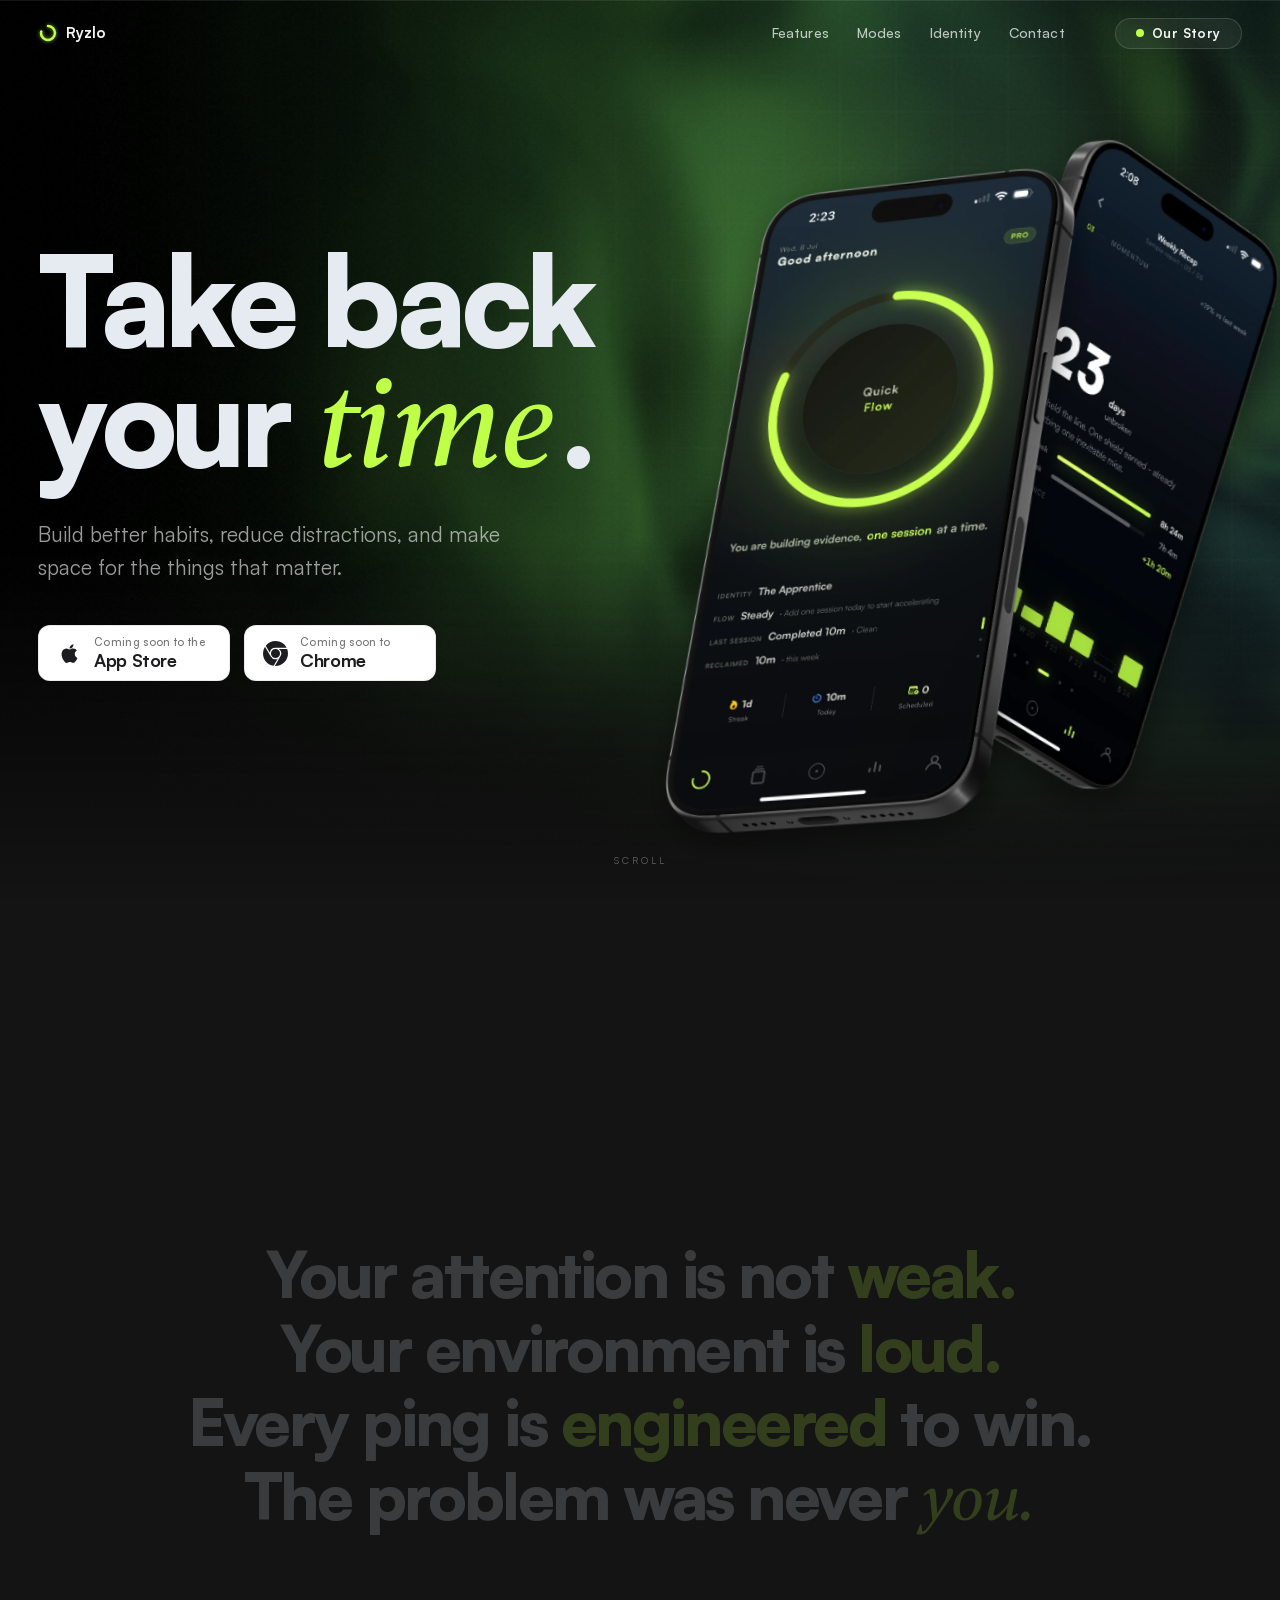
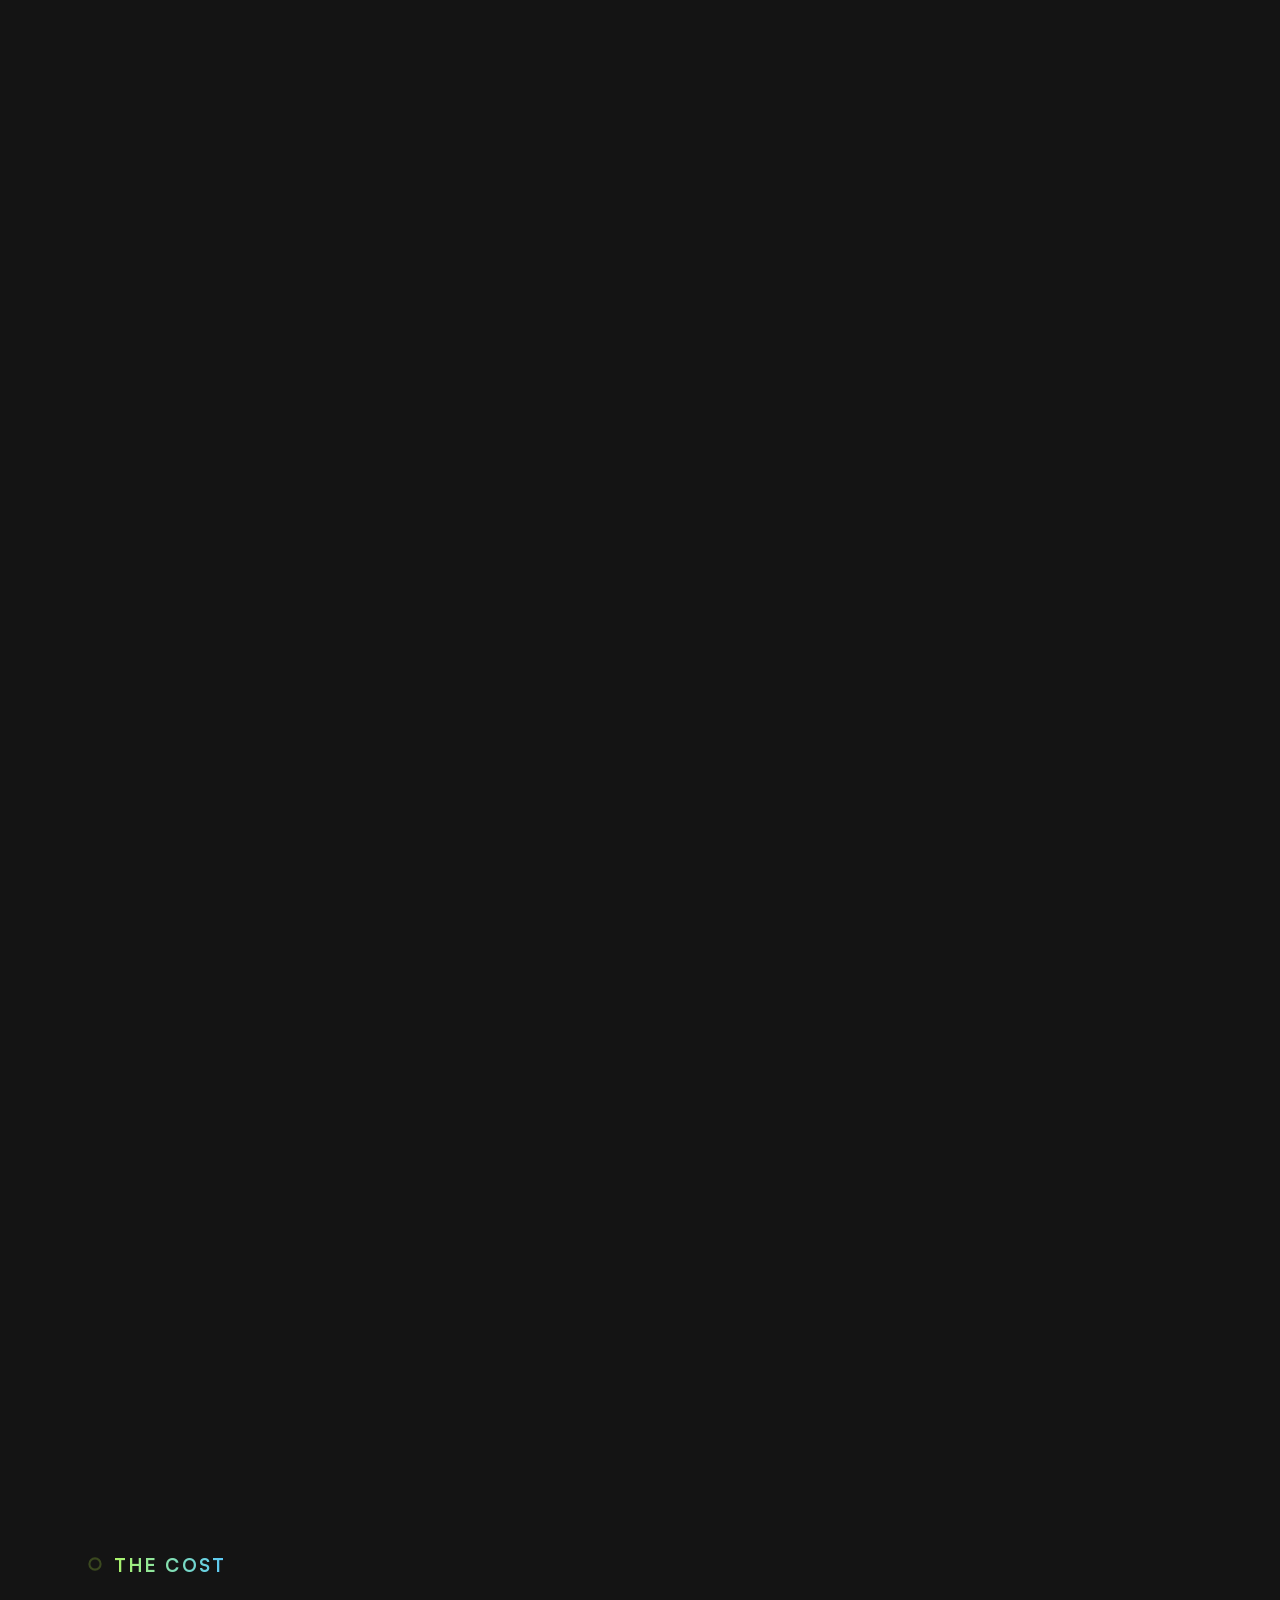
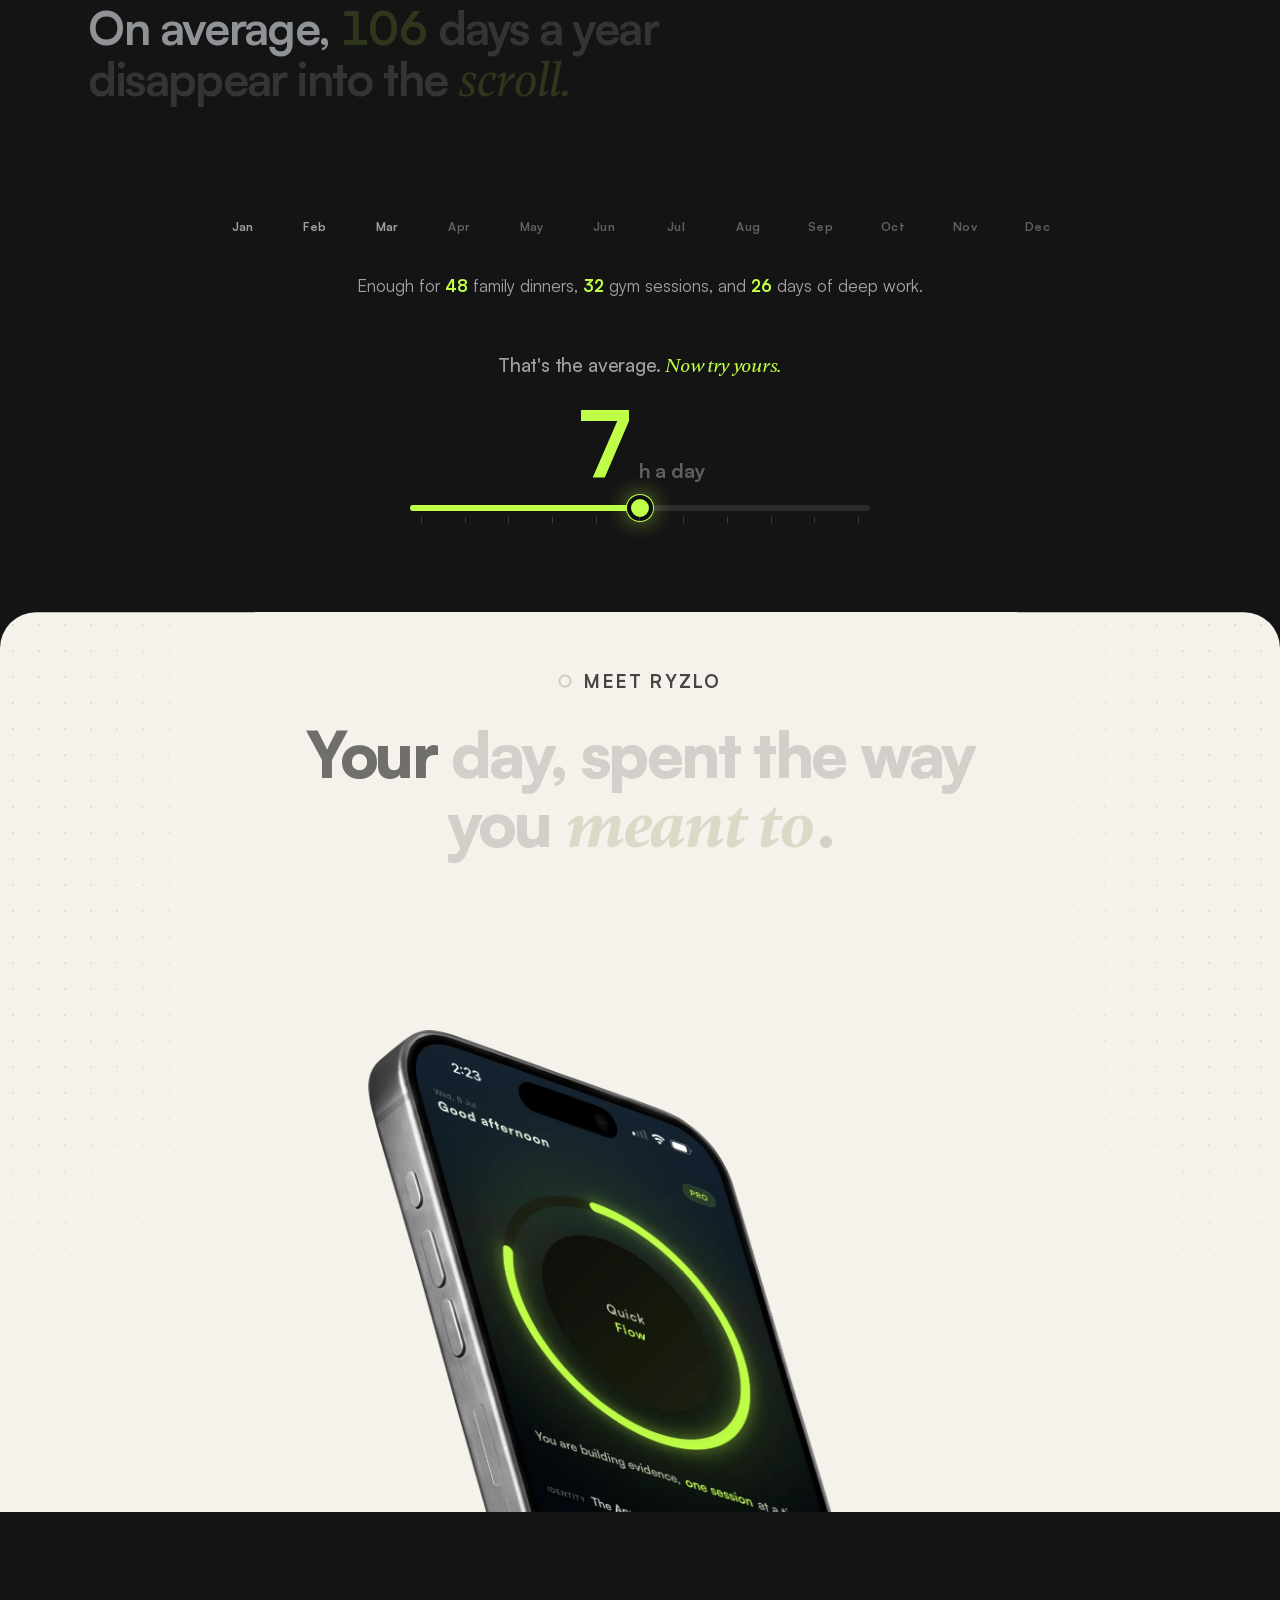
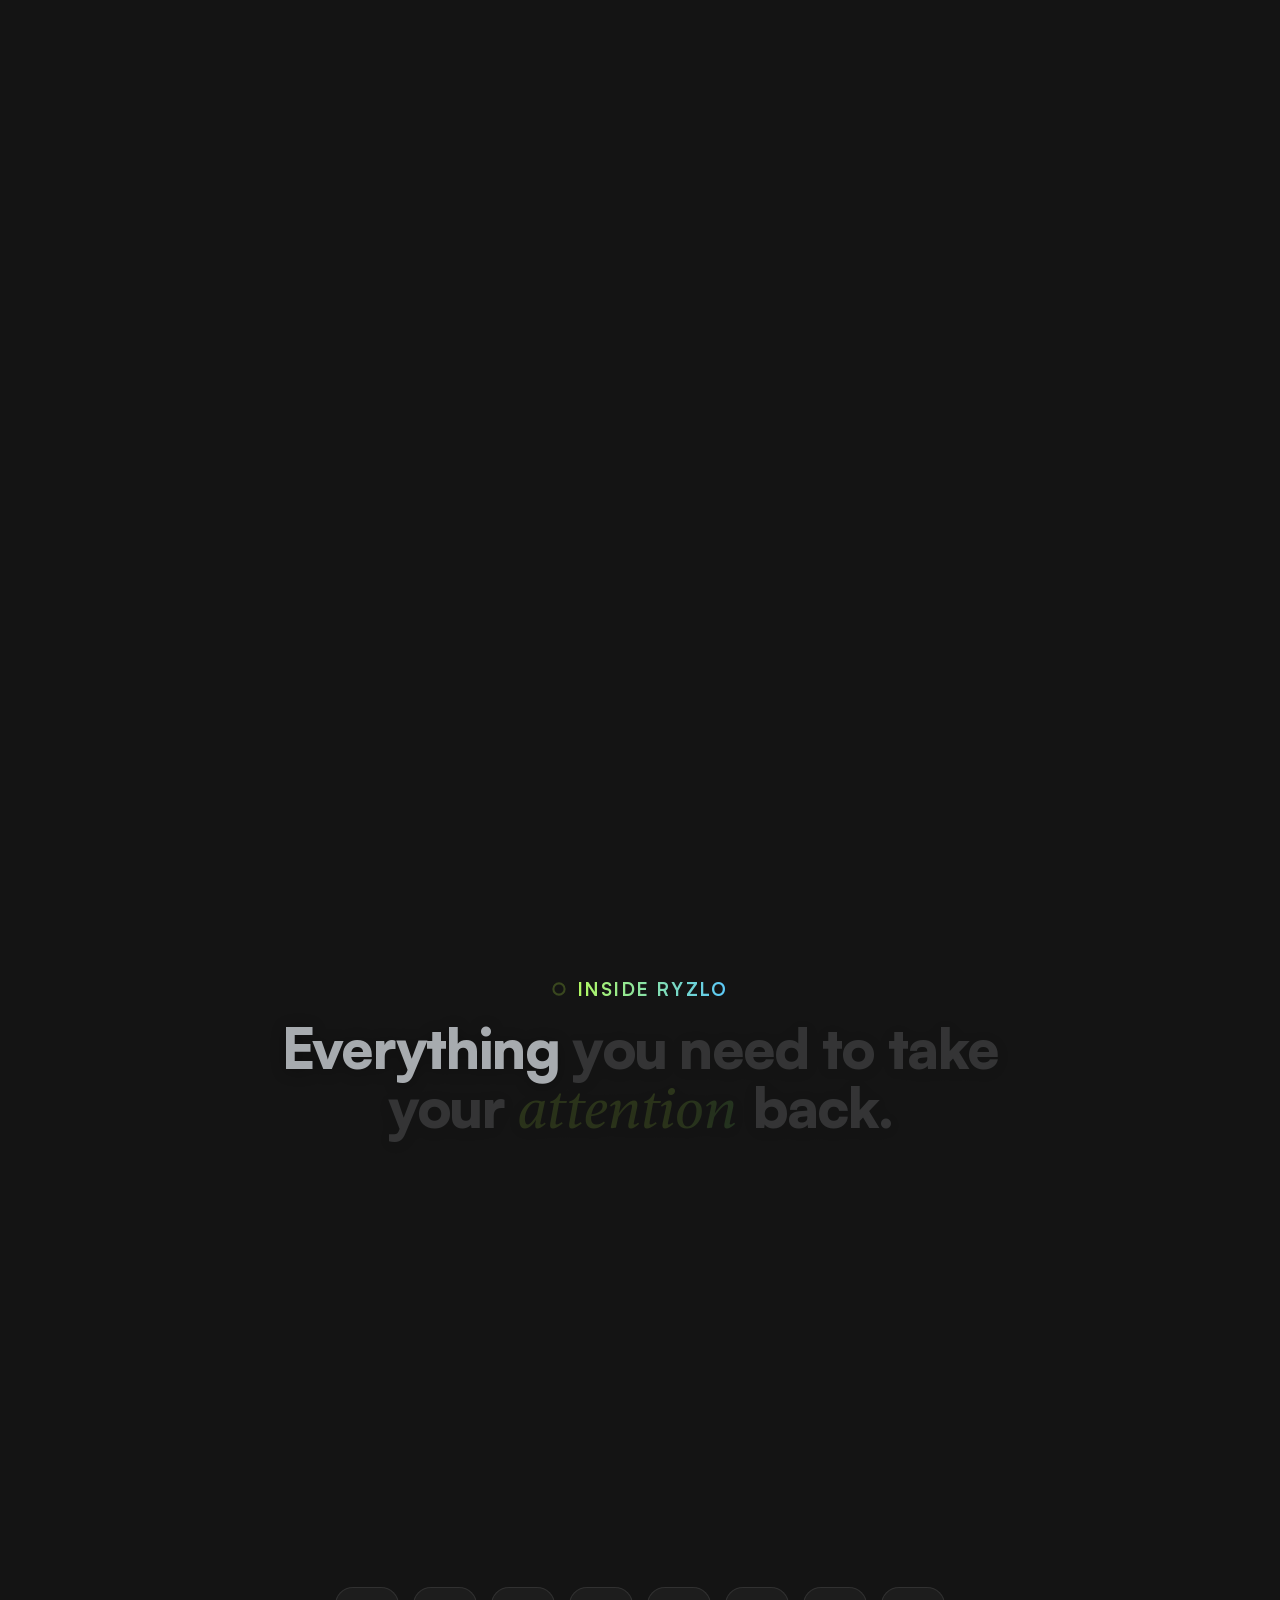
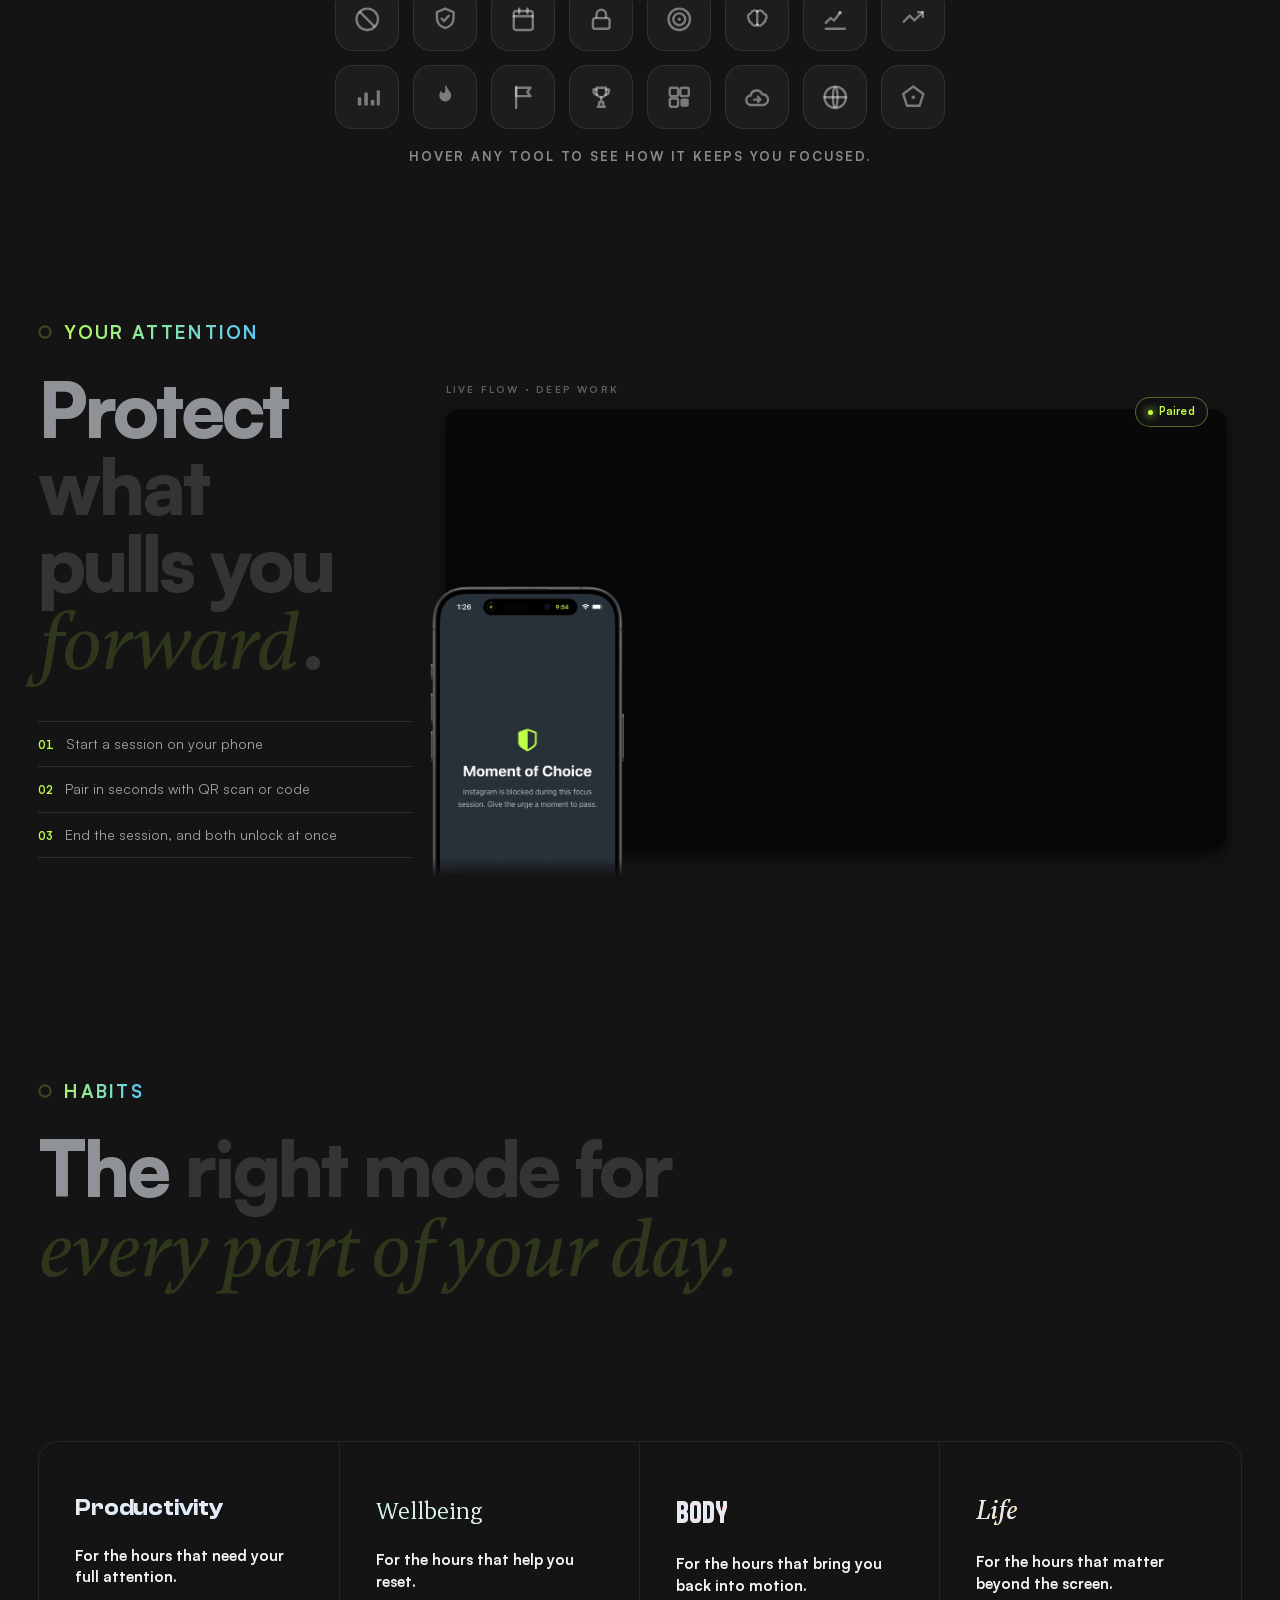
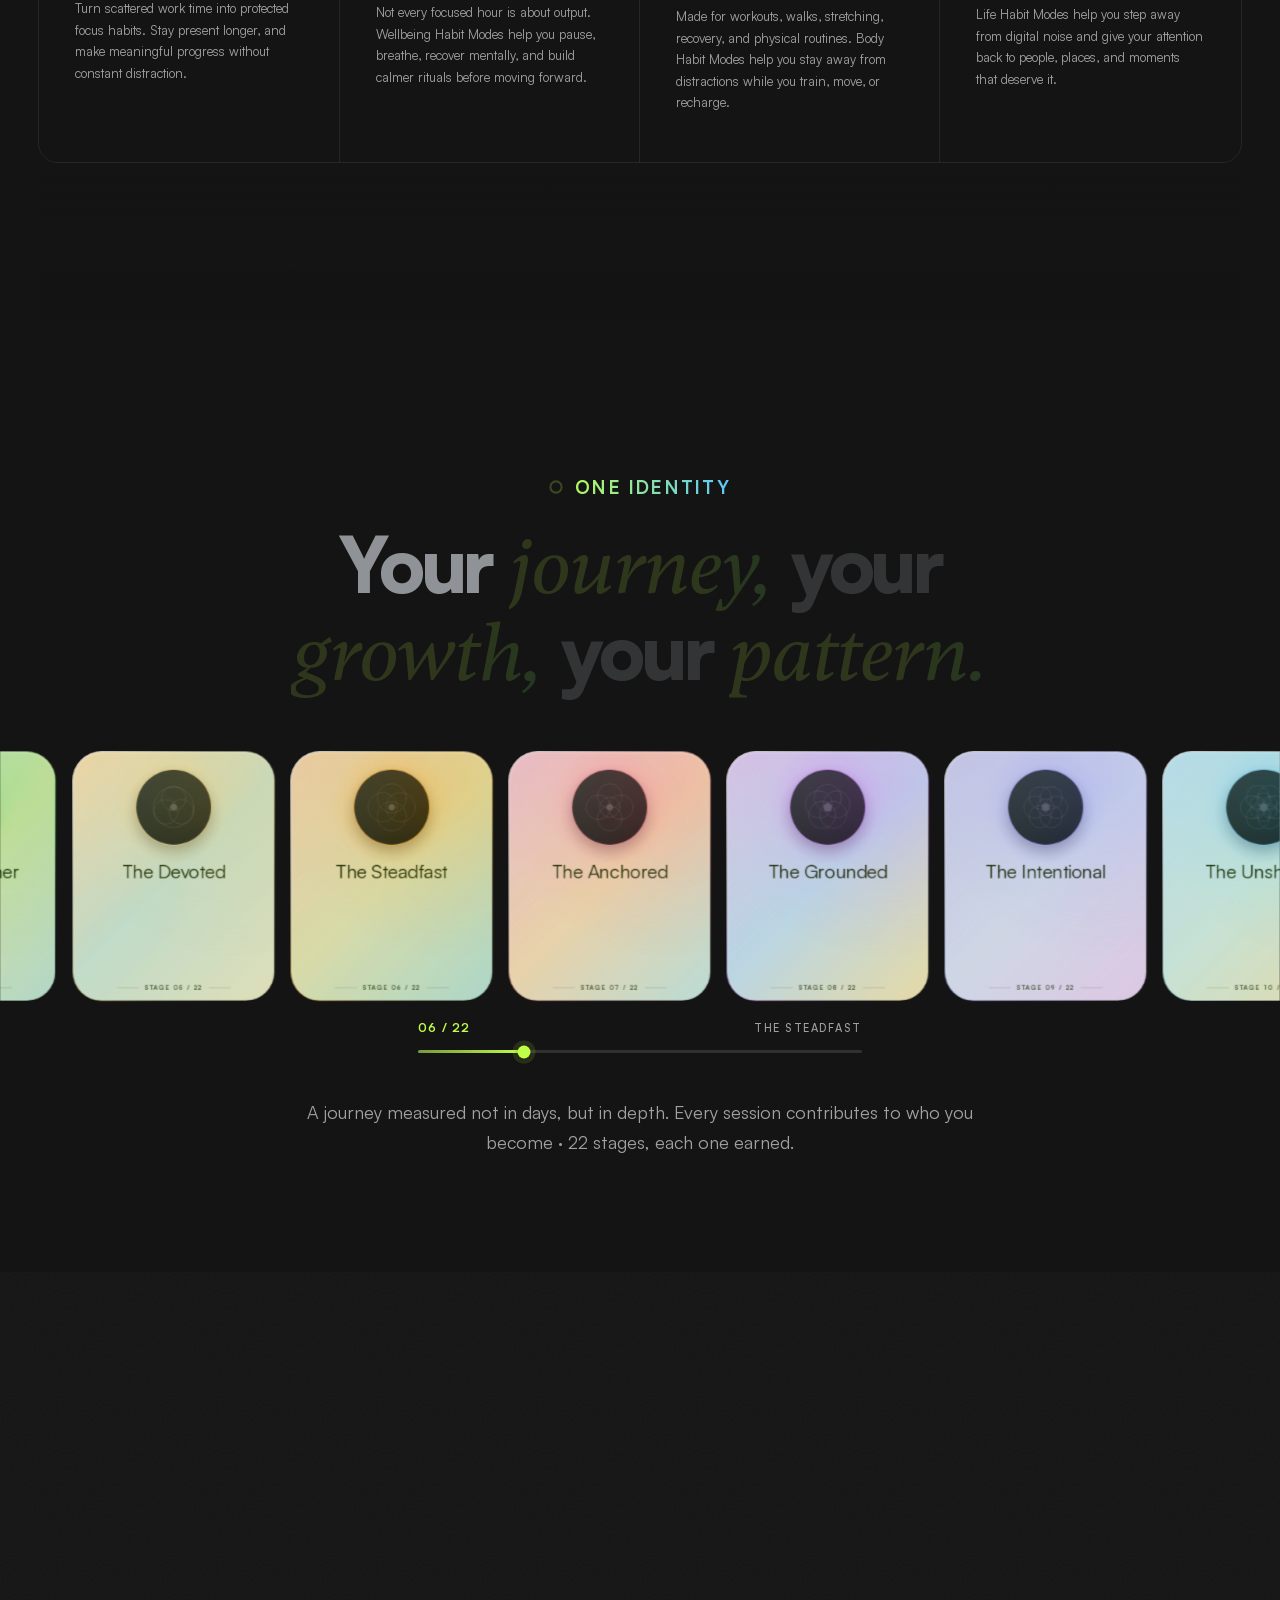
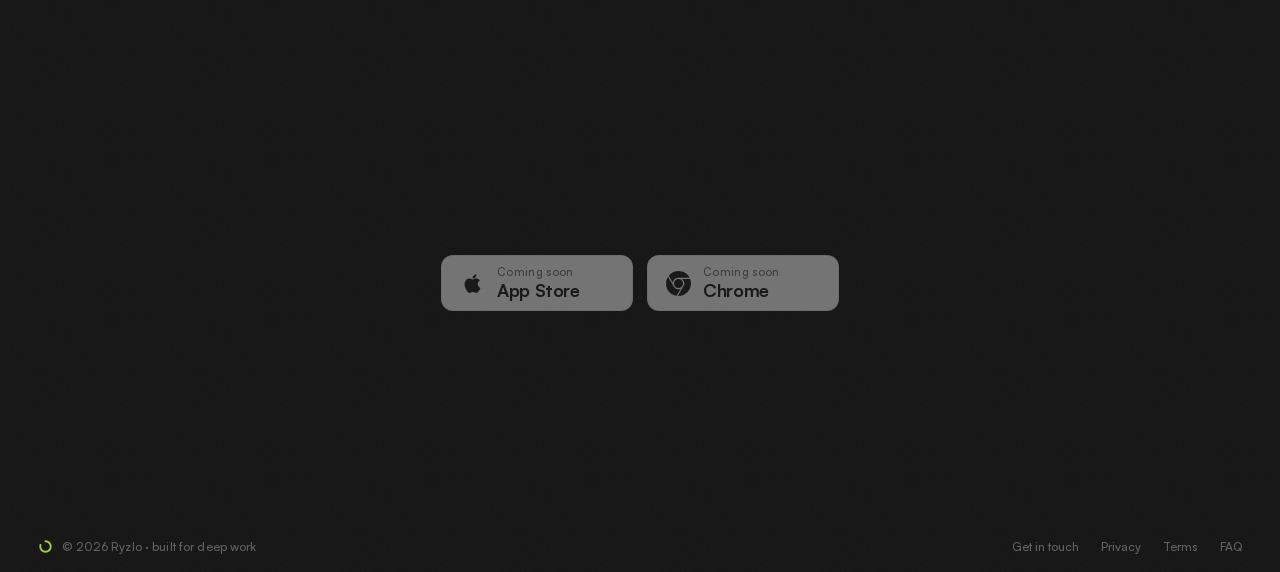
<file: index.html>
<!DOCTYPE html>
<html lang="en">
<head>
  <meta charset="UTF-8"/>
  <meta name="viewport" content="width=device-width, initial-scale=1.0"/>
  <title>Ryzlo · Take back your time</title>
  <meta name="description" content="Make space for things that matter."/>
  <meta name="theme-color" content="#141414"/>
  <meta name="color-scheme" content="dark"/>

  <link rel="icon" type="image/svg+xml" href="favicon.svg"/>
  <link rel="apple-touch-icon" href="img/apple-touch-icon.png"/>
  <!-- The hero phones are the LCP element — fetch them ahead of the JS modules
       they'd otherwise queue behind. -->
  <link rel="preload" as="image" href="img/hero-phone-front.webp" fetchpriority="high"/>
  <link rel="canonical" href="https://ryzlo.net/"/>

  <meta property="og:type" content="website"/>
  <meta property="og:site_name" content="Ryzlo"/>
  <meta property="og:title" content="Ryzlo · Take back your time"/>
  <meta property="og:description" content="Make space for things that matter."/>
  <meta property="og:url" content="https://ryzlo.net/"/>
  <meta property="og:image" content="https://ryzlo.net/img/og-image.png"/>
  <meta property="og:image:width" content="1200"/>
  <meta property="og:image:height" content="630"/>
  <meta name="twitter:card" content="summary_large_image"/>
  <meta name="twitter:title" content="Ryzlo · Take back your time"/>
  <meta name="twitter:description" content="Make space for things that matter."/>
  <meta name="twitter:image" content="https://ryzlo.net/img/og-image.png"/>

  <!-- Fonts are self-hosted in /fonts and declared at the top of css/style.css —
       no third-party font CDN, so no visitor IP leaves this origin. The old
       async media-swap trick for the below-the-fold "voice" faces is no longer
       needed: a browser only downloads an @font-face file when rendered text
       actually uses it, so Erode/Tanker/Gambetta stay off the hero's critical
       path on their own. Preload just the two faces the first screen paints. -->
  <link rel="preload" href="fonts/satoshi-400.woff2" as="font" type="font/woff2" crossorigin/>
  <link rel="preload" href="fonts/satoshi-700.woff2" as="font" type="font/woff2" crossorigin/>
  <link rel="stylesheet" href="css/style.css"/>
  <!-- True no-JS fallback: the preloader and every scroll-reveal system depend
       on js/main.js (which itself depends on the gsap/lenis ES modules loading
       from esm.sh) to ever remove their hidden state. Without this, a no-JS
       visitor sees a permanent black screen. -->
  <noscript>
    <style>
      #preloader { display: none !important; }
      .reveal, .r-up, .reveal-children > *, .r-clip {
        opacity: 1 !important; transform: none !important; clip-path: none !important;
      }
    </style>
  </noscript>

  <!-- Self-hosted (pinned esm.sh es2022 builds in js/vendor/): same origin as
       the page, so no third-party DNS/TLS on the critical path and no esm.sh
       outage can take the site down. -->
  <script type="importmap">
  {
    "imports": {
      "gsap":               "/js/vendor/gsap.mjs",
      "gsap/ScrollTrigger": "/js/vendor/ScrollTrigger.mjs",
      "lenis":              "/js/vendor/lenis.mjs"
    }
  }
  </script>
  <link rel="modulepreload" href="/js/vendor/gsap.mjs"/>
  <link rel="modulepreload" href="/js/vendor/ScrollTrigger.mjs"/>
  <link rel="modulepreload" href="/js/vendor/lenis.mjs"/>
</head>
<body>

<a class="skip-link" href="#hero">Skip to content</a>

<!-- Preloader — Kinetic Wordmark (final word flies up to become the nav logo) -->
<div id="preloader" aria-hidden="true">
  <div class="kw__bg"></div>
  <div class="kw"><span class="kw__word" id="kw-word"></span></div>
</div>

<!-- Progress hairline -->
<div class="prog" aria-hidden="true"><span class="prog__fill" data-prog></span></div>

<!-- Nav -->
<nav id="nav">
  <a class="nav__logo magnetic" href="#hero"><svg class="nav__mark" viewBox="0 0 20 20" width="20" height="20" fill="none" aria-hidden="true"><defs><filter id="nav-arc-glow" x="-50%" y="-50%" width="200%" height="200%"><feDropShadow dx="0" dy="0" stdDeviation="2" flood-color="#BFFF47" flood-opacity="0.65"/></filter></defs><circle cx="10" cy="10" r="7" stroke="#BFFF47" stroke-width="2.5" stroke-linecap="round" stroke-dasharray="34.31 9.67" transform="rotate(-90 10 10)" filter="url(#nav-arc-glow)"/></svg>Ryzlo</a>
  <ul class="nav__links" role="list">
    <li><a class="nav__link" href="#overview">Features</a></li>
    <li><a class="nav__link" href="#modes">Modes</a></li>
    <li><a class="nav__link" href="#journey">Identity</a></li>
    <li><a class="nav__link" href="https://github.com/yasiqb89/focus/issues" data-contact-open aria-haspopup="dialog">Contact</a></li>
  </ul>
  <a href="story.html" class="nav__cta ih-btn" aria-label="Read our story">
    <span class="ih-btn__inner" aria-hidden="true">
      <span class="ih-btn__dot"></span>
      <span class="ih-btn__label">Our Story</span>
    </span>
    <span class="ih-btn__reveal" aria-hidden="true">
      <span>Our Story</span>
      <svg class="ih-btn__arrow" viewBox="0 0 24 24" fill="none" stroke="currentColor" stroke-width="2" stroke-linecap="round" stroke-linejoin="round"><path d="M5 12h14"/><path d="m12 5 7 7-7 7"/></svg>
    </span>
  </a>
  <button id="navToggle" class="nav__toggle" type="button" aria-label="Open menu" aria-expanded="false" aria-controls="navMobile">
    <span class="nav__toggle-bar"></span>
    <span class="nav__toggle-bar"></span>
    <span class="nav__toggle-bar"></span>
  </button>
  <span class="nav__line" aria-hidden="true"></span>
</nav>

<div id="navMobile" class="nav__mobile" aria-hidden="true">
  <ul class="nav__mobile-links" role="list">
    <li><a class="nav__mobile-link" href="#overview">Features</a></li>
    <li><a class="nav__mobile-link" href="#modes">Modes</a></li>
    <li><a class="nav__mobile-link" href="#journey">Identity</a></li>
    <li><a class="nav__mobile-link" href="https://github.com/yasiqb89/focus/issues" data-contact-open aria-haspopup="dialog">Contact</a></li>
  </ul>
  <a href="story.html" class="nav__mobile-cta ih-btn ih-btn--lg" aria-label="Read our story">
    <span class="ih-btn__inner" aria-hidden="true">
      <span class="ih-btn__dot"></span>
      <span class="ih-btn__label">Our Story</span>
    </span>
    <span class="ih-btn__reveal" aria-hidden="true">
      <span>Our Story</span>
      <svg class="ih-btn__arrow" viewBox="0 0 24 24" fill="none" stroke="currentColor" stroke-width="2" stroke-linecap="round" stroke-linejoin="round"><path d="M5 12h14"/><path d="m12 5 7 7-7 7"/></svg>
    </span>
  </a>
</div>

<!-- ════════════════════════════════════════
     HERO  (midnight)
════════════════════════════════════════ -->
<section class="s s--blk hero" id="hero" tabindex="-1" style="--from:#141414;--to:#141414">
  <div class="hero__atmo" aria-hidden="true">
    <canvas class="hero__aura" id="hero-aura" aria-hidden="true"></canvas>
    <canvas class="hero__grid" id="hero-grid" aria-hidden="true"></canvas>
  </div>
  <div class="hero__layout page-grid">
    <div class="hero__inner">
      <h1 class="hero__title">
        <span class="h-line-wrap"><span class="h-line">Take back</span></span>
        <span class="h-line-wrap"><span class="h-line">your <span class="lime voice">time</span>.</span></span>
      </h1>
      <p class="hero__lead reveal">Build better habits, reduce distractions, and make space for the things that matter.</p>
      <!-- The badges are anchors to #get (the no-JS path). With JS, clicking
           one morphs this row into the waitlist capsule below instead of
           scrolling the visitor past the whole page (js/waitlist.js →
           initHeroWaitlist). Esc / ✕ / a click outside restores the badges. -->
      <div class="hero__cta reveal">
        <a class="store-btn store-btn--lime magnetic" data-magnet="0.22" href="#get" data-wl-open aria-expanded="false" aria-controls="heroWl" aria-label="Coming soon to the App Store, join the waitlist">
          <svg class="store-btn__glyph" viewBox="0 0 24 24" aria-hidden="true"><path d="M17.05 20.28c-.98.95-2.05.8-3.08.35-1.09-.46-2.09-.48-3.24 0-1.44.62-2.2.44-3.06-.35C2.79 15.25 3.51 7.59 9.05 7.31c1.35.07 2.29.74 3.08.8 1.18-.24 2.31-.93 3.57-.84 1.51.12 2.65.72 3.4 1.8-3.12 1.87-2.38 5.98.48 7.13-.57 1.5-1.31 2.99-2.54 4.09l.01-.01zM12.03 7.25c-.15-2.23 1.66-4.07 3.74-4.25.29 2.58-2.34 4.5-3.74 4.25z"/></svg>
          <span class="store-btn__text">
            <span class="store-btn__sm">Coming soon to the</span>
            <span class="store-btn__lg">App Store</span>
          </span>
        </a>
        <a class="store-btn store-btn--ghost magnetic" data-magnet="0.22" href="#get" data-wl-open aria-expanded="false" aria-controls="heroWl" aria-label="Coming soon to Chrome, join the waitlist">
          <svg class="store-btn__glyph" viewBox="0 0 24 24" aria-hidden="true"><path d="M12 0C8.21 0 4.831 1.757 2.632 4.501l3.953 6.848A5.454 5.454 0 0 1 12 6.545h10.691A12 12 0 0 0 12 0zM1.931 5.47A11.943 11.943 0 0 0 0 12c0 6.012 4.42 10.991 10.189 11.864l3.953-6.847a5.45 5.45 0 0 1-6.865-2.29zm13.342 2.166a5.446 5.446 0 0 1 1.45 7.09l.002.001h-.002l-5.344 9.257c.206.01.413.016.621.016 6.627 0 12-5.373 12-12 0-1.54-.29-3.011-.818-4.364zM12 16.364a4.364 4.364 0 1 1 0-8.728 4.364 4.364 0 0 1 0 8.728Z"/></svg>
          <span class="store-btn__text">
            <span class="store-btn__sm">Coming soon to</span>
            <span class="store-btn__lg">Chrome</span>
          </span>
        </a>
        <!-- Waitlist capsule — hidden until a badge is clicked, then scales in
             from that badge's centre (transform-origin set by JS). Same
             endpoint + honeypot as the #get form; posts to the shared
             waitlist-sink iframe so the page never navigates. -->
        <div class="hero-wl" id="heroWl" hidden>
          <form class="waitlist__form hero-wl__form" action="https://eocampaign1.com/form/8ace57de-7edb-11f1-b586-310063760f3d" method="post" target="waitlist-sink" novalidate>
            <label class="sr-only" for="heroWlEmail">Email address</label>
            <div class="waitlist__row">
              <span class="hero-wl__field">
                <input class="waitlist__input" id="heroWlEmail" name="field_0" type="email" inputmode="email" autocomplete="email" placeholder="you@example.com" required>
                <button class="hero-wl__close" type="button" aria-label="Close, show the store buttons again">
                  <svg viewBox="0 0 24 24" fill="none" stroke="currentColor" stroke-width="2" stroke-linecap="round" aria-hidden="true"><path d="M6 6l12 12M18 6L6 18"/></svg>
                </button>
              </span>
              <!-- EmailOctopus honeypot: keep this exact name, always empty -->
              <input class="waitlist__honey" type="text" name="hpc4b27b6e-eb38-11e9-be00-06b4694bee2a" tabindex="-1" autocomplete="off" aria-hidden="true">
              <button class="waitlist__btn" type="submit">
                <span class="waitlist__btn-label">Notify me</span>
                <svg class="waitlist__btn-arrow" viewBox="0 0 24 24" fill="none" stroke="currentColor" stroke-width="2" stroke-linecap="round" stroke-linejoin="round" aria-hidden="true"><path d="M5 12h14"/><path d="m12 5 7 7-7 7"/></svg>
              </button>
            </div>
            <p class="waitlist__error" role="alert" hidden></p>
            <p class="waitlist__legal">Launch news only. Unsubscribe anytime. <a href="privacy.html">Privacy notice</a>.</p>
          </form>
          <div class="waitlist__done hero-wl__done" role="status" hidden>
            <span class="waitlist__done-mark" aria-hidden="true">
              <svg viewBox="0 0 24 24" fill="none" stroke="currentColor" stroke-width="2.2" stroke-linecap="round" stroke-linejoin="round"><path d="M20 6 9 17l-5-5"/></svg>
            </span>
            <p class="waitlist__done-text">You're on the list. We'll email you the moment Ryzlo launches.</p>
          </div>
        </div>
      </div>
    </div>
    <div class="hero__devices" aria-hidden="true">
      <span class="hero__devices-glow"></span>
      <img class="hero__phone hero__phone--back" src="img/hero-phone-back.webp" alt="" width="759" height="1500" decoding="async" fetchpriority="high">
      <img class="hero__phone hero__phone--front" src="img/hero-phone-front.webp" alt="" width="1013" height="1500" decoding="async" fetchpriority="high">
    </div>
  </div>
  <span class="hero__scrollcue" aria-hidden="true">scroll</span>
</section>

<!-- ════════════════════════════════════════
     PROBLEM STATEMENT
════════════════════════════════════════ -->
<section class="s s--blk problem" id="problem" style="--from:#141414;--to:#141414">
  <div class="problem__sticky">
    <div class="problem__noise" aria-hidden="true"></div>
    <div class="problem__layout page-grid">
      <div class="problem__copy">
        <p class="problem__kicker"><svg class="kicker__ring" viewBox="0 0 20 20" aria-hidden="true"><circle class="kicker__ring-track" cx="10" cy="10" r="8"/><circle class="kicker__ring-fill" cx="10" cy="10" r="8"/></svg>The real problem</p>
        <p class="problem__line">Your attention is not <span class="lime">weak.</span></p>
        <p class="problem__line">Your environment is <span class="lime">loud.</span></p>
        <p class="problem__line">Every ping is <span class="lime">engineered</span> to win.</p>
        <p class="problem__line">The problem was never <span class="lime voice">you.</span></p>
      </div>
    </div>
  </div>
</section>

<!-- ════════════════════════════════════════
     SECTION 1 — NUMBERS  (black)
════════════════════════════════════════ -->
<section class="s s--blk numbers" id="numbers" style="--from:#141414;--to:#141414">
  <div class="numbers__noise" aria-hidden="true"></div>
  <div class="numbers__wrap">

    <header class="numbers__header">
      <p class="kicker r-up">The cost</p>
      <h2 class="numbers__hed r-scroll" data-scroll-reveal data-sr-end="top 45%">
        <span data-days-lead>On average,</span> <span class="lime" data-days-lost>106</span> days a year<br>disappear into the <span class="lime voice">scroll.</span>
      </h2>
    </header>

    <!-- The year as 12 months — screen time burns whole months,
         Focus relights the slice it gives back (slider-driven). -->
    <div class="numbers__year reveal">
      <div class="numbers__viz" role="img" data-year aria-label="Your year, by the month">
        <div class="numbers__months">
          <span class="numbers__month"><i class="numbers__month-fill"></i></span>
          <span class="numbers__month"><i class="numbers__month-fill"></i></span>
          <span class="numbers__month"><i class="numbers__month-fill"></i></span>
          <span class="numbers__month"><i class="numbers__month-fill"></i></span>
          <span class="numbers__month"><i class="numbers__month-fill"></i></span>
          <span class="numbers__month"><i class="numbers__month-fill"></i></span>
          <span class="numbers__month"><i class="numbers__month-fill"></i></span>
          <span class="numbers__month"><i class="numbers__month-fill"></i></span>
          <span class="numbers__month"><i class="numbers__month-fill"></i></span>
          <span class="numbers__month"><i class="numbers__month-fill"></i></span>
          <span class="numbers__month"><i class="numbers__month-fill"></i></span>
          <span class="numbers__month"><i class="numbers__month-fill"></i></span>
        </div>
        <div class="numbers__mlabels">
          <span class="numbers__mlabel" data-full="Jan" data-abbr="J"></span>
          <span class="numbers__mlabel" data-full="Feb" data-abbr="F"></span>
          <span class="numbers__mlabel" data-full="Mar" data-abbr="M"></span>
          <span class="numbers__mlabel" data-full="Apr" data-abbr="A"></span>
          <span class="numbers__mlabel" data-full="May" data-abbr="M"></span>
          <span class="numbers__mlabel" data-full="Jun" data-abbr="J"></span>
          <span class="numbers__mlabel" data-full="Jul" data-abbr="J"></span>
          <span class="numbers__mlabel" data-full="Aug" data-abbr="A"></span>
          <span class="numbers__mlabel" data-full="Sep" data-abbr="S"></span>
          <span class="numbers__mlabel" data-full="Oct" data-abbr="O"></span>
          <span class="numbers__mlabel" data-full="Nov" data-abbr="N"></span>
          <span class="numbers__mlabel" data-full="Dec" data-abbr="D"></span>
        </div>
      </div>
    </div>

    <div class="numbers__footer">
      <p class="numbers__moments reveal">Enough for <span class="lime" data-dinners>48</span> family dinners, <span class="lime" data-gym>32</span> gym sessions, and <span class="lime" data-deep>26</span> days of deep work.</p>
      <div class="numbers__control reveal">
        <p class="numbers__control-lead">That's the average. <span class="lime voice">Now try yours.</span></p>
        <div class="numbers__readout" aria-hidden="true"><span data-screen>7</span><span class="numbers__readout-unit">h a day</span></div>
        <input type="range" id="screenSlider" class="slider"
          min="2" max="12" step="0.5" value="7"
          aria-label="Average daily screen time in hours"/>
        <div class="numbers__ticks" aria-hidden="true">
          <span></span><span></span><span></span><span></span><span></span><span></span><span></span><span></span><span></span><span></span><span></span>
        </div>
        <p class="sr-only" aria-live="polite" data-slider-live></p>
      </div>
    </div>

  </div><!-- /.numbers__wrap -->
</section>

<!-- ════════════════════════════════════════
     SECTION ✦ — MEET FOCUS  (intro)
     Vertical order: kicker, headline, the floating phone (unchanged, centred),
     then a two-line supporting line.
════════════════════════════════════════ -->
<section class="turn" id="turn" style="--from:#F6F3EC;--to:#F6F3EC">
  <div class="turn__stage">
    <div class="turn__veil" aria-hidden="true"></div>
    <div class="turn__inner wrap">
      <p class="kicker r-up" style="justify-content:center">Meet Ryzlo</p>
      <h2 class="hed r-scroll turn__head" data-scroll-reveal data-sr-ink="var(--paper-ink)">Your day, spent the way<br>you <span class="lime voice">meant to</span>.</h2>
      <div class="turn__media" aria-hidden="true">
        <img src="img/meetryzlo.webp" width="1115" height="1720" loading="lazy" alt="">
        <div class="turn__bloom" aria-hidden="true"></div>
      </div>
    </div>
    <!-- Baseline pairing: a heavy statement line (left) and a quiet subtext
         (right). Both scrub in from the bottom, staged — left first, right on
         further scroll — via --lp/--rp driven by setupMeetFocusBaseline. Each
         line's text lives in a .turn__clip (overflow-hidden) so the reveal is a
         true rise into a window, not just a fade. -->
    <div class="turn__baseline">
      <p class="turn__lead"><span class="turn__clip">A way back to your own time.</span></p>
      <p class="turn__note"><span class="turn__clip">The best parts of life rarely ask for attention as loudly as everything else. Make room for them by turning your phone from a source of drift into a place of calm direction.</span></p>
    </div>
  </div>
</section>

<!-- ════════════════════════════════════════
     SECTION ✦ — FEATURE SHOWCASE  (hover-driven ambient field)
════════════════════════════════════════ -->
<section class="s s--blk af" id="overview" style="--from:#141414;--to:#141414">
  <canvas class="af__canvas" id="af-canvas" aria-hidden="true"></canvas>

  <!-- rebuilt app fragments — flank the copy, blend into the field; shown on hover.
       Faithful HTML/CSS rebuilds of the real SwiftUI views + the app's sample data. -->
  <div class="af__exhibits" aria-hidden="true">

    <!-- ▸ Scheduled blocks (icon data-i 2) ──────────────────────── -->
    <div class="af__exhibit af__exhibit--l" data-for="2">
      <div class="afx-card afx-sched">
        <div class="afx-card__head"><span>Up next</span><span class="afx-dot"></span></div>
        <div class="afx-row">
          <span class="afx-badge"><svg viewBox="0 0 24 24" fill="none" stroke="currentColor" stroke-width="1.7" stroke-linecap="round"><rect x="4" y="5.5" width="16" height="15" rx="3"/><path d="M4 10h16M8.5 3.2v3.6M15.5 3.2v3.6"/></svg></span>
          <span class="afx-row__main"><span class="afx-row__title">Deep Work</span><span class="afx-row__sub">9:00 – 10:30 AM</span></span>
          <span class="afx-row__meta">90m</span>
        </div>
        <div class="afx-row">
          <span class="afx-badge"><svg viewBox="0 0 24 24" fill="none" stroke="currentColor" stroke-width="1.7" stroke-linecap="round"><path d="M4 9v6M7 7v10M17 7v10M20 9v6M7 12h10"/></svg></span>
          <span class="afx-row__main"><span class="afx-row__title">Gym</span><span class="afx-row__sub">6:00 PM</span></span>
          <span class="afx-row__meta">45m</span>
        </div>
      </div>
    </div>

    <div class="af__exhibit af__exhibit--r" data-for="2">
      <div class="afx-card afx-block">
        <div class="afx-block__top">
          <span class="afx-block__mode">Mindful</span>
          <span class="afx-chip">Repeats daily</span>
        </div>
        <div class="afx-block__big">45 min block</div>
        <div class="afx-block__div"></div>
        <div class="afx-block__foot">
          <svg viewBox="0 0 24 24" fill="currentColor"><path d="M12 2l8 3.4v5.6c0 5-3.4 8.6-8 9.9C7.4 19.6 4 16 4 11V5.4L12 2z"/></svg>
          <span>12 apps shielded</span>
        </div>
      </div>
    </div>

    <!-- ▸ Weekly reports (icon data-i 8) ────────────────────────── -->
    <div class="af__exhibit af__exhibit--l" data-for="8">
      <div class="afx-card afx-week">
        <div class="afx-card__head"><span>Your week, quietly</span><span class="afx-week__range">Nov 18–24</span></div>
        <div class="afx-week__big">8h 24m</div>
        <div class="afx-week__copy">of intentional focus.<br>Twelve sessions, six clean days.</div>
        <div class="afx-week__dots">
          <i class="on"></i><i class="on"></i><i class="on"></i><i class="on"></i><i class="on"></i><i></i><i class="on"></i>
          <span>6 / 7 days consistent</span>
        </div>
      </div>
    </div>

    <div class="af__exhibit af__exhibit--r" data-for="8">
      <div class="afx-card afx-bars">
        <div class="afx-bars__plot">
          <b style="height:46%"></b><b style="height:73%"></b><b style="height:38%"></b><b class="hi" style="height:100%"></b><b style="height:58%"></b><b class="empty"></b><b style="height:72%"></b>
        </div>
        <div class="afx-bars__axis">
          <span>M<em>18</em></span><span>T<em>19</em></span><span>W<em>20</em></span><span>T<em>21</em></span><span>F<em>22</em></span><span>S<em>23</em></span><span>S<em>24</em></span>
        </div>
        <div class="afx-dims">
          <div class="afx-dim"><span>Awareness</span><span class="afx-dim__track"><b style="width:78%"></b></span><em>78<small>+2</small></em></div>
          <div class="afx-dim"><span>Depth</span><span class="afx-dim__track"><b style="width:71%"></b></span><em>71<small>+5</small></em></div>
          <div class="afx-dim"><span>Alignment</span><span class="afx-dim__track"><b style="width:62%"></b></span><em>62<small>+1</small></em></div>
        </div>
      </div>
    </div>

    <!-- ▸ Blocking (icon data-i 0) ─────────────────────────────── -->
    <div class="af__exhibit af__exhibit--l" data-for="0" style="--lac:#5AC8FA">
      <div class="afx-card">
        <div class="afx-card__head"><span>Blocking now</span><span class="afx-dot" style="background:var(--lac);box-shadow:0 0 9px var(--lac)"></span></div>
        <div class="afx-row">
          <span class="afx-badge" style="color:var(--lac)"><svg viewBox="0 0 24 24" fill="none" stroke="currentColor" stroke-width="1.8" stroke-linecap="round"><circle cx="12" cy="12" r="9"/><line x1="5.6" y1="5.6" x2="18.4" y2="18.4"/></svg></span>
          <span class="afx-row__main"><span class="afx-row__title">Social media</span><span class="afx-row__sub">Instagram, Twitter, TikTok</span></span>
        </div>
        <div class="afx-row">
          <span class="afx-badge" style="color:var(--lac)"><svg viewBox="0 0 24 24" fill="none" stroke="currentColor" stroke-width="1.8" stroke-linecap="round"><circle cx="12" cy="12" r="9"/><line x1="5.6" y1="5.6" x2="18.4" y2="18.4"/></svg></span>
          <span class="afx-row__main"><span class="afx-row__title">Video & streaming</span><span class="afx-row__sub">YouTube, Netflix, Reels</span></span>
        </div>
        <div class="afx-row">
          <span class="afx-badge" style="color:var(--lac)"><svg viewBox="0 0 24 24" fill="none" stroke="currentColor" stroke-width="1.8" stroke-linecap="round"><circle cx="12" cy="12" r="9"/><line x1="5.6" y1="5.6" x2="18.4" y2="18.4"/></svg></span>
          <span class="afx-row__main"><span class="afx-row__title">News & forums</span><span class="afx-row__sub">Reddit, Hacker News</span></span>
        </div>
      </div>
    </div>

    <div class="af__exhibit af__exhibit--r" data-for="0" style="--lac:#5AC8FA">
      <div class="afx-card">
        <div class="afx-bsess__mode">Deep Work</div>
        <div class="afx-big-num" style="color:var(--lac)">47</div>
        <div class="afx-bsess__label">apps & sites blocked</div>
        <div class="afx-bsess__time">Session ends 10:30 AM</div>
      </div>
    </div>

    <!-- ▸ Always-on (icon data-i 1) ────────────────────────────── -->
    <div class="af__exhibit af__exhibit--l" data-for="1" style="--lac:#FFD60A">
      <div class="afx-card">
        <div class="afx-card__head"><span>Always protected</span><span class="afx-dot" style="background:var(--lac);box-shadow:0 0 9px var(--lac)"></span></div>
        <div class="afx-ao__big">24 / 7</div>
        <div class="afx-ao__sub">No session required</div>
        <div class="afx-ao__stat">
          <span class="afx-ao__num" style="color:var(--lac)">312</span><span class="afx-ao__label">days protected</span>
        </div>
      </div>
    </div>

    <div class="af__exhibit af__exhibit--r" data-for="1" style="--lac:#FFD60A">
      <div class="afx-card">
        <div class="afx-card__head"><span>Always-blocked</span></div>
        <div class="afx-row">
          <span class="afx-badge" style="color:var(--lac)"><svg viewBox="0 0 24 24" fill="currentColor"><path d="M12 2l8 3.4v5.6c0 5-3.4 8.6-8 9.9C7.4 19.6 4 16 4 11V5.4L12 2z"/></svg></span>
          <span class="afx-row__main"><span class="afx-row__title">Adult content</span><span class="afx-row__sub">Blocked at all times</span></span>
        </div>
        <div class="afx-row">
          <span class="afx-badge" style="color:var(--lac)"><svg viewBox="0 0 24 24" fill="currentColor"><path d="M12 2l8 3.4v5.6c0 5-3.4 8.6-8 9.9C7.4 19.6 4 16 4 11V5.4L12 2z"/></svg></span>
          <span class="afx-row__main"><span class="afx-row__title">Gambling sites</span><span class="afx-row__sub">Blocked at all times</span></span>
        </div>
        <div class="afx-row">
          <span class="afx-badge" style="color:var(--lac)"><svg viewBox="0 0 24 24" fill="currentColor"><path d="M12 2l8 3.4v5.6c0 5-3.4 8.6-8 9.9C7.4 19.6 4 16 4 11V5.4L12 2z"/></svg></span>
          <span class="afx-row__main"><span class="afx-row__title">Custom list</span><span class="afx-row__sub">4 personal additions</span></span>
        </div>
      </div>
    </div>

    <!-- ▸ App limits (icon data-i 3) ───────────────────────────── -->
    <div class="af__exhibit af__exhibit--l" data-for="3" style="--lac:#5E9DFF">
      <div class="afx-card">
        <div class="afx-card__head"><span>Today's limits</span></div>
        <div class="afx-lim">
          <div class="afx-lim__row"><span class="afx-lim__name">Instagram</span><span class="afx-lim__val">1h 22m <em>/ 2h</em></span></div>
          <div class="afx-lim__bar"><b style="width:68%;background:linear-gradient(90deg,rgba(94,157,255,.6),#5E9DFF)"></b></div>
        </div>
        <div class="afx-lim afx-lim--hit">
          <div class="afx-lim__row"><span class="afx-lim__name">TikTok</span><span class="afx-lim__val afx-lim__hit-label">Limit reached</span></div>
          <div class="afx-lim__bar"><b style="width:100%;background:rgba(255,59,48,.7)"></b></div>
        </div>
        <div class="afx-lim">
          <div class="afx-lim__row"><span class="afx-lim__name">Twitter / X</span><span class="afx-lim__val">52m <em>/ 1.5h</em></span></div>
          <div class="afx-lim__bar"><b style="width:58%;background:linear-gradient(90deg,rgba(94,157,255,.6),#5E9DFF)"></b></div>
        </div>
      </div>
    </div>

    <div class="af__exhibit af__exhibit--r" data-for="3" style="--lac:#5E9DFF">
      <div class="afx-card">
        <div class="afx-la__icon"><svg viewBox="0 0 24 24" fill="none" stroke="currentColor" stroke-width="2"><rect x="5" y="11" width="14" height="9" rx="2"/><path d="M8 11V8a4 4 0 0 1 8 0v3"/></svg></div>
        <div class="afx-la__title">Time's up</div>
        <div class="afx-la__app">TikTok</div>
        <div class="afx-la__copy">2 hours reached. Come back tomorrow.</div>
      </div>
    </div>

    <!-- ▸ Focus sessions (icon data-i 4) ───────────────────────── -->
    <div class="af__exhibit af__exhibit--l" data-for="4" style="--lac:#30D158">
      <div class="afx-card">
        <div class="afx-card__head"><span>Session active</span><span class="afx-dot" style="background:var(--lac);box-shadow:0 0 9px var(--lac)"></span></div>
        <div class="afx-sess__ring">
          <svg viewBox="0 0 80 80" width="80" height="80">
            <circle cx="40" cy="40" r="34" fill="none" stroke="rgba(255,255,255,.06)" stroke-width="5"/>
            <circle cx="40" cy="40" r="34" fill="none" stroke="url(#sess-grad)" stroke-width="5"
              stroke-dasharray="213.6" stroke-dashoffset="57" stroke-linecap="round"
              transform="rotate(-90 40 40)"/>
            <defs><linearGradient id="sess-grad" x1="0%" y1="0%" x2="100%" y2="0%">
              <stop offset="0%" stop-color="#30D158"/><stop offset="100%" stop-color="#7BFF7B"/>
            </linearGradient></defs>
            <text x="40" y="37" text-anchor="middle" fill="white" font-size="13" font-weight="800" font-family="Satoshi,system-ui,sans-serif">47:23</text>
            <text x="40" y="50" text-anchor="middle" fill="rgba(255,255,255,.38)" font-size="8" font-family="Satoshi,system-ui,sans-serif">remaining</text>
          </svg>
        </div>
        <div class="afx-sess__name">Deep Work</div>
      </div>
    </div>

    <div class="af__exhibit af__exhibit--r" data-for="4" style="--lac:#30D158">
      <div class="afx-card">
        <div class="afx-card__head"><span>Session rules</span></div>
        <div class="afx-rule">
          <span class="afx-rule__dot" style="background:#FF3B30"></span>
          <span class="afx-rule__val">Blocked</span><span class="afx-rule__label">Social apps</span>
        </div>
        <div class="afx-rule">
          <span class="afx-rule__dot" style="background:#FF3B30"></span>
          <span class="afx-rule__val">Blocked</span><span class="afx-rule__label">News & videos</span>
        </div>
        <div class="afx-rule">
          <span class="afx-rule__dot" style="background:var(--lac)"></span>
          <span class="afx-rule__val">Allowed</span><span class="afx-rule__label">Music & podcasts</span>
        </div>
        <div class="afx-rule">
          <span class="afx-rule__dot" style="background:var(--lac)"></span>
          <span class="afx-rule__val">Allowed</span><span class="afx-rule__label">Messages</span>
        </div>
      </div>
    </div>

    <!-- ▸ CBT resistance (icon data-i 5) ───────────────────────── -->
    <div class="af__exhibit af__exhibit--l" data-for="5" style="--lac:#A78BFA">
      <div class="afx-card">
        <div class="afx-card__head"><span>Resistance prompt</span></div>
        <div class="afx-cbt__q">Feeling the pull?</div>
        <div class="afx-cbt__body">Name three things you can see around you right now. Take ten seconds.</div>
        <div class="afx-cbt__tag" style="color:var(--lac)">Grounding · 4–7–8 breathing</div>
      </div>
    </div>

    <div class="af__exhibit af__exhibit--r" data-for="5" style="--lac:#A78BFA">
      <div class="afx-card">
        <div class="afx-card__head"><span>This week</span></div>
        <div class="afx-big-num" style="color:var(--lac)">14</div>
        <div class="afx-cbt-stat__label">urges redirected</div>
        <div class="afx-cbt-stat__row"><span>Avg. redirect delay</span><em>4.2s</em></div>
        <div class="afx-cbt-stat__row"><span>Resistance rate</span><em>83%</em></div>
      </div>
    </div>

    <!-- ▸ Smart insights (icon data-i 6) ───────────────────────── -->
    <div class="af__exhibit af__exhibit--l" data-for="6" style="--lac:#34C3E0">
      <div class="afx-card">
        <div class="afx-card__head"><span>Your best window</span></div>
        <div class="afx-insight__peak">9 – 11 AM</div>
        <div class="afx-insight__sub">2× deeper than afternoon</div>
        <div class="afx-hour-chart">
          <b style="height:18%"></b><b style="height:32%"></b><b style="height:52%"></b>
          <b style="height:100%;background:var(--lac);box-shadow:0 0 10px rgba(52,195,224,.4)"></b>
          <b style="height:86%;background:var(--lac);box-shadow:0 0 10px rgba(52,195,224,.3)"></b>
          <b style="height:51%"></b><b style="height:37%"></b>
          <b style="height:43%"></b><b style="height:29%"></b><b style="height:22%"></b>
        </div>
        <div class="afx-hour-axis">
          <span>6</span><span>7</span><span>8</span><span>9</span><span>10</span><span>11</span><span>12</span><span>1p</span><span>2</span><span>3</span>
        </div>
      </div>
    </div>

    <div class="af__exhibit af__exhibit--r" data-for="6" style="--lac:#34C3E0">
      <div class="afx-card">
        <div class="afx-card__head"><span>Patterns detected</span></div>
        <div class="afx-icard">
          <div class="afx-icard__title">Monday dip</div>
          <div class="afx-icard__body">You start 22 min slower on Mondays. Begin with a low-friction task.</div>
        </div>
        <div class="afx-icard">
          <div class="afx-icard__title">Morning edge</div>
          <div class="afx-icard__body">Sessions before 11 AM average 2× longer completion rate.</div>
        </div>
      </div>
    </div>

    <!-- ▸ Momentum (icon data-i 7) ─────────────────────────────── -->
    <div class="af__exhibit af__exhibit--l" data-for="7" style="--lac:#FF9F0A">
      <div class="afx-card">
        <div class="afx-card__head"><span>Momentum</span><span class="afx-mom__delta" style="color:var(--lac)">↑ +4 this week</span></div>
        <div class="afx-big-num" style="color:var(--lac)">87</div>
        <div class="afx-mom__sub">building</div>
        <div class="afx-mom__bars">
          <b style="height:52%"></b><b style="height:61%"></b><b style="height:55%"></b>
          <b style="height:70%"></b><b style="height:79%"></b><b style="height:100%;background:var(--lac);box-shadow:0 0 12px rgba(255,159,10,.45)"></b>
        </div>
        <div class="afx-mom__label">6-week trend</div>
      </div>
    </div>

    <div class="af__exhibit af__exhibit--r" data-for="7" style="--lac:#FF9F0A">
      <div class="afx-card">
        <div class="afx-card__head"><span>This week</span></div>
        <div class="afx-row">
          <span class="afx-row__main"><span class="afx-row__title">Sessions kept</span></span>
          <span class="afx-row__meta" style="color:var(--lac)">5 / 6</span>
        </div>
        <div class="afx-row">
          <span class="afx-row__main"><span class="afx-row__title">Hours reclaimed</span></span>
          <span class="afx-row__meta" style="color:var(--lac)">8h 24m</span>
        </div>
        <div class="afx-row">
          <span class="afx-row__main"><span class="afx-row__title">Longest session</span></span>
          <span class="afx-row__meta" style="color:var(--lac)">1h 42m</span>
        </div>
        <div class="afx-row">
          <span class="afx-row__main"><span class="afx-row__title">Momentum gained</span></span>
          <span class="afx-row__meta" style="color:var(--lac)">+4 pts</span>
        </div>
      </div>
    </div>

    <!-- ▸ Streaks & shields (icon data-i 9) ────────────────────── -->
    <div class="af__exhibit af__exhibit--l" data-for="9" style="--lac:#FF6026">
      <div class="afx-card">
        <div class="afx-card__head"><span>Current streak</span></div>
        <div class="afx-big-num" style="color:var(--lac)">23 <sub>days</sub></div>
        <div class="afx-streak__dots">
          <i style="background:var(--lac);box-shadow:0 0 6px rgba(255,96,38,.5)"></i>
          <i style="background:var(--lac);box-shadow:0 0 6px rgba(255,96,38,.5)"></i>
          <i style="background:var(--lac);box-shadow:0 0 6px rgba(255,96,38,.5)"></i>
          <i style="background:var(--lac);box-shadow:0 0 6px rgba(255,96,38,.5)"></i>
          <i style="background:var(--lac);box-shadow:0 0 6px rgba(255,96,38,.5)"></i>
          <i style="background:var(--lac);box-shadow:0 0 6px rgba(255,96,38,.5)"></i>
          <i style="background:var(--lac);box-shadow:0 0 6px rgba(255,96,38,.5)"></i>
        </div>
        <div class="afx-streak__copy">Every day this week. Keep going.</div>
      </div>
    </div>

    <div class="af__exhibit af__exhibit--r" data-for="9" style="--lac:#FF6026">
      <div class="afx-card">
        <div class="afx-card__head"><span>Streak shields</span></div>
        <div class="afx-sh__row">
          <svg viewBox="0 0 24 24" fill="currentColor" style="color:var(--lac)"><path d="M12 2l8 3.4v5.6c0 5-3.4 8.6-8 9.9C7.4 19.6 4 16 4 11V5.4L12 2z"/></svg>
          <div>
            <div class="afx-sh__title">1 shield ready</div>
            <div class="afx-sh__sub">Miss a day, it absorbs the break</div>
          </div>
        </div>
        <div class="afx-sh__divider"></div>
        <div class="afx-row">
          <span class="afx-row__main"><span class="afx-row__title">Total earned</span></span>
          <span class="afx-row__meta">3</span>
        </div>
        <div class="afx-row">
          <span class="afx-row__main"><span class="afx-row__title">Streak saved</span></span>
          <span class="afx-row__meta">1×</span>
        </div>
      </div>
    </div>

    <!-- ▸ Identity journey (icon data-i 10) ────────────────────── -->
    <div class="af__exhibit af__exhibit--l" data-for="10" style="--lac:#818CF8">
      <div class="afx-card">
        <div class="afx-card__head"><span>Stage 9</span></div>
        <!-- Stage 9: inner ring + dense hexagon orbit + dot -->
        <svg class="afx-sigil-hero" viewBox="0 0 64 64" fill="none" stroke="currentColor" stroke-width="1.7" stroke-linecap="round" style="color:var(--lac);filter:drop-shadow(0 0 5px var(--lac))">
          <circle cx="32" cy="32" r="7.6"/>
          <circle cx="41.6" cy="32" r="10"/><circle cx="36.8" cy="40.3" r="10"/><circle cx="27.2" cy="40.3" r="10"/>
          <circle cx="22.4" cy="32" r="10"/><circle cx="27.2" cy="23.7" r="10"/><circle cx="36.8" cy="23.7" r="10"/>
          <circle cx="32" cy="32" r="3.6" fill="currentColor" stroke="none"/>
        </svg>
        <div class="afx-identity__name">The Intentional</div>
        <div class="afx-identity__stmt">Every action is a choice made twice.</div>
        <div class="afx-identity__prog">
          <div class="afx-identity__prog-row">
            <span>To The Unshaken</span><em style="color:var(--lac)">62%</em>
          </div>
          <div class="afx-dim__track">
            <b style="width:62%;background:linear-gradient(90deg,rgba(129,140,248,.55),#818CF8)"></b>
          </div>
        </div>
      </div>
    </div>

    <div class="af__exhibit af__exhibit--r" data-for="10" style="--lac:#818CF8">
      <div class="afx-card">
        <div class="afx-card__head"><span>Your journey</span></div>
        <div class="afx-stage-item afx-stage--past">
          <!-- Stage 8: pentagon of 5 rings + dot -->
          <svg class="afx-stage__sigil" viewBox="0 0 64 64" fill="none" stroke="currentColor" stroke-width="2.2" stroke-linecap="round" style="color:rgba(129,140,248,.52)">
            <circle cx="32" cy="23.6" r="12"/><circle cx="40" cy="29.4" r="12"/><circle cx="36.9" cy="38.8" r="12"/><circle cx="27.1" cy="38.8" r="12"/><circle cx="24" cy="29.4" r="12"/>
            <circle cx="32" cy="32" r="3.6" fill="currentColor" stroke="none"/>
          </svg>
          <div><span class="afx-stage__name">The Grounded</span><span class="afx-stage__note">Reached</span></div>
        </div>
        <div class="afx-stage-item afx-stage--now">
          <!-- Stage 9: inner ring + dense hexagon orbit + dot -->
          <svg class="afx-stage__sigil" viewBox="0 0 64 64" fill="none" stroke="currentColor" stroke-width="2.6" stroke-linecap="round" style="color:var(--lac);filter:drop-shadow(0 0 3px var(--lac))">
            <circle cx="32" cy="32" r="7.6"/>
            <circle cx="41.6" cy="32" r="10"/><circle cx="36.8" cy="40.3" r="10"/><circle cx="27.2" cy="40.3" r="10"/>
            <circle cx="22.4" cy="32" r="10"/><circle cx="27.2" cy="23.7" r="10"/><circle cx="36.8" cy="23.7" r="10"/>
            <circle cx="32" cy="32" r="3.6" fill="currentColor" stroke="none"/>
          </svg>
          <div><span class="afx-stage__name afx-stage__name--now">The Intentional</span><span class="afx-stage__note" style="color:var(--lac)">Current</span></div>
        </div>
        <div class="afx-stage-item afx-stage--next">
          <!-- Stage 10: double hexagon star-of-david + dot -->
          <svg class="afx-stage__sigil" viewBox="0 0 64 64" fill="none" stroke="currentColor" stroke-width="2.2" stroke-linecap="round" style="color:rgba(129,140,248,.26)">
            <circle cx="42.4" cy="32" r="10.4"/><circle cx="37.2" cy="41" r="10.4"/><circle cx="26.8" cy="41" r="10.4"/><circle cx="21.6" cy="32" r="10.4"/><circle cx="26.8" cy="23" r="10.4"/><circle cx="37.2" cy="23" r="10.4"/>
            <circle cx="37.5" cy="35.2" r="6.4"/><circle cx="32" cy="38.4" r="6.4"/><circle cx="26.5" cy="35.2" r="6.4"/><circle cx="26.5" cy="28.8" r="6.4"/><circle cx="32" cy="25.6" r="6.4"/><circle cx="37.5" cy="28.8" r="6.4"/>
            <circle cx="32" cy="32" r="3.6" fill="currentColor" stroke="none"/>
          </svg>
          <div><span class="afx-stage__name">The Unshaken</span><span class="afx-stage__note">Next</span></div>
        </div>
      </div>
    </div>

    <!-- ▸ Leaderboard (icon data-i 11) ─────────────────────────── -->
    <div class="af__exhibit af__exhibit--l" data-for="11" style="--lac:#FFD60A">
      <div class="afx-card">
        <div class="afx-card__head"><span>This week</span></div>
        <div class="afx-board-row">
          <span class="afx-board__rank" style="color:#FFD60A">1</span>
          <span class="afx-board__name">Alex M.</span>
          <span class="afx-board__score">42h 15m</span>
        </div>
        <div class="afx-board-row">
          <span class="afx-board__rank" style="color:rgba(255,255,255,.5)">2</span>
          <span class="afx-board__name">Jordan K.</span>
          <span class="afx-board__score">38h 02m</span>
        </div>
        <div class="afx-board-row">
          <span class="afx-board__rank" style="color:#CD853F">3</span>
          <span class="afx-board__name">Sam R.</span>
          <span class="afx-board__score">31h 47m</span>
        </div>
        <div class="afx-board-row" style="opacity:.55">
          <span class="afx-board__rank">4</span>
          <span class="afx-board__name">Maria T.</span>
          <span class="afx-board__score">28h 19m</span>
        </div>
      </div>
    </div>

    <div class="af__exhibit af__exhibit--r" data-for="11" style="--lac:#FFD60A">
      <div class="afx-card">
        <div class="afx-card__head"><span>Your rank</span></div>
        <div class="afx-big-num" style="color:var(--lac)">#7</div>
        <div class="afx-rank__score">24h 33m this week</div>
        <div class="afx-rank__badge" style="color:var(--lac)">Top 12%</div>
        <div class="afx-rank__gap">5h 22m behind #6</div>
      </div>
    </div>

    <!-- ▸ Widgets & Live Activity (icon data-i 12) ──────────────── -->
    <div class="af__exhibit af__exhibit--l" data-for="12" style="--lac:#64D2FF">
      <div class="afx-card">
        <div class="afx-card__head"><span>Home screen</span></div>
        <div class="afx-widget-sq">
          <svg viewBox="0 0 80 80" style="position:absolute;inset:0;width:100%;height:100%">
            <circle cx="40" cy="40" r="30" fill="none" stroke="rgba(255,255,255,.06)" stroke-width="4.5"/>
            <circle cx="40" cy="40" r="30" fill="none" stroke="url(#wgt-grad)" stroke-width="4.5"
              stroke-dasharray="188.5" stroke-dashoffset="50" stroke-linecap="round"
              transform="rotate(-90 40 40)"/>
            <defs><linearGradient id="wgt-grad" x1="0%" y1="0%" x2="100%" y2="0%">
              <stop offset="0%" stop-color="#64D2FF"/><stop offset="100%" stop-color="#7BFF7B"/>
            </linearGradient></defs>
          </svg>
          <div class="afx-ws__inner">
            <div class="afx-ws__time">2h 14m</div>
            <div class="afx-ws__label">Deep Work</div>
          </div>
        </div>
      </div>
    </div>

    <div class="af__exhibit af__exhibit--r" data-for="12" style="--lac:#64D2FF">
      <div class="afx-card">
        <div class="afx-card__head"><span>Lock screen</span></div>
        <div class="afx-livepill">
          <svg viewBox="0 0 24 24" fill="none" stroke="currentColor" stroke-width="2" style="width:12px;height:12px;color:var(--lac)"><circle cx="12" cy="12" r="9"/><circle cx="12" cy="12" r="4.5"/></svg>
          <span class="afx-livepill__label">Deep Work</span>
          <span class="afx-livepill__time" style="color:var(--lac)">47:23</span>
        </div>
        <div class="afx-live__copy">Live on your lock screen, always one look away.</div>
      </div>
    </div>

    <!-- ▸ Cloud sync (icon data-i 13) ──────────────────────────── -->
    <div class="af__exhibit af__exhibit--l" data-for="13" style="--lac:#7DD3FC">
      <div class="afx-card">
        <div class="afx-card__head"><span>Synced devices</span></div>
        <div class="afx-row">
          <span class="afx-badge" style="color:var(--lac)"><svg viewBox="0 0 24 24" fill="none" stroke="currentColor" stroke-width="1.8" stroke-linecap="round"><rect x="7" y="2" width="10" height="18" rx="2"/><path d="M12 17h.01"/></svg></span>
          <span class="afx-row__main"><span class="afx-row__title">iPhone 16 Pro</span><span class="afx-row__sub">Just now</span></span>
          <span class="afx-sync__ok" style="color:var(--lac)">✓</span>
        </div>
        <div class="afx-row">
          <span class="afx-badge" style="color:var(--lac)"><svg viewBox="0 0 24 24" fill="none" stroke="currentColor" stroke-width="1.8" stroke-linecap="round"><rect x="3" y="5" width="18" height="12" rx="2"/><path d="M8 20h8M12 17v3"/></svg></span>
          <span class="afx-row__main"><span class="afx-row__title">MacBook Pro</span><span class="afx-row__sub">2 min ago</span></span>
          <span class="afx-sync__ok" style="color:var(--lac)">✓</span>
        </div>
        <div class="afx-row">
          <span class="afx-badge" style="color:var(--lac)"><svg viewBox="0 0 24 24" fill="none" stroke="currentColor" stroke-width="1.8" stroke-linecap="round"><rect x="4" y="4" width="16" height="12" rx="2"/><path d="M8 18h8"/></svg></span>
          <span class="afx-row__main"><span class="afx-row__title">iPad Air</span><span class="afx-row__sub">5 min ago</span></span>
          <span class="afx-sync__ok" style="color:var(--lac)">✓</span>
        </div>
      </div>
    </div>

    <div class="af__exhibit af__exhibit--r" data-for="13" style="--lac:#7DD3FC">
      <div class="afx-card">
        <div class="afx-card__head"><span>Sync status</span></div>
        <div class="afx-big-num" style="color:var(--lac)">3 / 3</div>
        <div class="afx-sync-r__sub">devices up to date</div>
        <div class="afx-row" style="margin-top:14px">
          <span class="afx-row__main"><span class="afx-row__title">Sessions pushed</span></span>
          <span class="afx-row__meta">7 today</span>
        </div>
        <div class="afx-row">
          <span class="afx-row__main"><span class="afx-row__title">Block changes</span></span>
          <span class="afx-row__meta">Instant</span>
        </div>
      </div>
    </div>

    <!-- ▸ Browser pairing (icon data-i 14) ─────────────────────── -->
    <div class="af__exhibit af__exhibit--l" data-for="14" style="--lac:#6EE7B7">
      <div class="afx-card">
        <div class="afx-card__head"><span>Browser paired</span><span class="afx-dot" style="background:var(--lac);box-shadow:0 0 9px var(--lac)"></span></div>
        <div class="afx-brow__badge">Chrome + Ryzlo</div>
        <div class="afx-brow__copy">Your session rules now apply everywhere, including the web.</div>
        <div class="afx-row" style="margin-top:12px">
          <span class="afx-badge" style="color:var(--lac)"><svg viewBox="0 0 24 24" fill="none" stroke="currentColor" stroke-width="1.8"><circle cx="12" cy="12" r="9"/><path d="M3 12h18" stroke-linecap="round"/><path d="M12 3c2.6 2.6 2.6 15.4 0 18"/></svg></span>
          <span class="afx-row__main"><span class="afx-row__title">Deep Work active</span><span class="afx-row__sub">Web also protected</span></span>
        </div>
      </div>
    </div>

    <div class="af__exhibit af__exhibit--r" data-for="14" style="--lac:#6EE7B7">
      <div class="afx-card">
        <div class="afx-card__head"><span>Blocked in browser</span></div>
        <div class="afx-row">
          <span class="afx-badge"><svg viewBox="0 0 24 24" fill="none" stroke="currentColor" stroke-width="1.8" stroke-linecap="round"><circle cx="12" cy="12" r="9"/><line x1="5.6" y1="5.6" x2="18.4" y2="18.4"/></svg></span>
          <span class="afx-row__main"><span class="afx-row__title">youtube.com</span><span class="afx-row__sub">Session block active</span></span>
        </div>
        <div class="afx-row">
          <span class="afx-badge"><svg viewBox="0 0 24 24" fill="none" stroke="currentColor" stroke-width="1.8" stroke-linecap="round"><circle cx="12" cy="12" r="9"/><line x1="5.6" y1="5.6" x2="18.4" y2="18.4"/></svg></span>
          <span class="afx-row__main"><span class="afx-row__title">twitter.com</span><span class="afx-row__sub">Session block active</span></span>
        </div>
        <div class="afx-row">
          <span class="afx-badge"><svg viewBox="0 0 24 24" fill="none" stroke="currentColor" stroke-width="1.8" stroke-linecap="round"><circle cx="12" cy="12" r="9"/><line x1="5.6" y1="5.6" x2="18.4" y2="18.4"/></svg></span>
          <span class="afx-row__main"><span class="afx-row__title">reddit.com</span><span class="afx-row__sub">Session block active</span></span>
        </div>
      </div>
    </div>

    <!-- ▸ Dimensions (icon data-i 15) — the app's Self ▸ Dimensions tab, rebuilt.
         Five growth dimensions on the app's slate→lime position-colour scale
         (low = muted slate, high = lime); rows left, the pentagon radar map
         right. Scores + geometry are the app's own DimensionRadarView sample. -->
    <div class="af__exhibit af__exhibit--l" data-for="15" style="--lac:#2DD4BF">
      <div class="afx-card afx-dimtab">
        <div class="afx-card__head"><span>Your five dimensions</span></div>
        <div class="afx-dimrow">
          <div class="afx-dimrow__top"><span class="afx-dimrow__name">Awareness</span><em class="afx-dimrow__score" style="color:rgb(175,230,83)">82</em></div>
          <div class="afx-dim__track"><b style="width:82%;background:linear-gradient(90deg,rgba(175,230,83,.5),rgb(175,230,83))"></b></div>
          <div class="afx-dimrow__cap">Completion follow-through · Last 28 days</div>
        </div>
        <div class="afx-dimrow">
          <div class="afx-dimrow__top"><span class="afx-dimrow__name">Action</span><em class="afx-dimrow__score" style="color:rgb(143,182,106)">47</em></div>
          <div class="afx-dim__track"><b style="width:47%;background:linear-gradient(90deg,rgba(143,182,106,.5),rgb(143,182,106))"></b></div>
          <div class="afx-dimrow__cap">Sessions started · Last 28 days</div>
        </div>
        <div class="afx-dimrow">
          <div class="afx-dimrow__top"><span class="afx-dimrow__name">Resilience</span><em class="afx-dimrow__score" style="color:rgb(183,243,77)">91</em></div>
          <div class="afx-dim__track"><b style="width:91%;background:linear-gradient(90deg,rgba(183,243,77,.5),rgb(183,243,77))"></b></div>
          <div class="afx-dimrow__cap">Returning after misses · Last 14 days</div>
        </div>
        <div class="afx-dimrow">
          <div class="afx-dimrow__top"><span class="afx-dimrow__name">Depth</span><em class="afx-dimrow__score" style="color:rgb(120,147,123)">22</em></div>
          <div class="afx-dim__track"><b style="width:22%;background:linear-gradient(90deg,rgba(120,147,123,.5),rgb(120,147,123))"></b></div>
          <div class="afx-dimrow__cap">Session length · Last 10 sessions</div>
        </div>
        <div class="afx-dimrow">
          <div class="afx-dimrow__top"><span class="afx-dimrow__name">Alignment</span><em class="afx-dimrow__score" style="color:rgb(157,204,96)">63</em></div>
          <div class="afx-dim__track"><b style="width:63%;background:linear-gradient(90deg,rgba(157,204,96,.5),rgb(157,204,96))"></b></div>
          <div class="afx-dimrow__cap">Weekly spread · Last 7 days</div>
        </div>
      </div>
    </div>

    <div class="af__exhibit af__exhibit--r" data-for="15" style="--lac:#2DD4BF">
      <div class="afx-card">
        <div class="afx-card__head"><span>Dimensions map</span></div>
        <svg class="afx-radar" viewBox="0 0 240 240" fill="none" aria-hidden="true">
          <defs>
            <linearGradient id="dseg0" gradientUnits="userSpaceOnUse" x1="120.0" y1="66.4" x2="155.5" y2="108.5"><stop offset="0" stop-color="rgb(175,230,83)"/><stop offset="1" stop-color="rgb(143,182,106)"/></linearGradient>
            <linearGradient id="dseg1" gradientUnits="userSpaceOnUse" x1="155.5" y1="108.5" x2="154.0" y2="166.8"><stop offset="0" stop-color="rgb(143,182,106)"/><stop offset="1" stop-color="rgb(183,243,77)"/></linearGradient>
            <linearGradient id="dseg2" gradientUnits="userSpaceOnUse" x1="154.0" y1="166.8" x2="104.9" y2="140.8"><stop offset="0" stop-color="rgb(183,243,77)"/><stop offset="1" stop-color="rgb(120,147,123)"/></linearGradient>
            <linearGradient id="dseg3" gradientUnits="userSpaceOnUse" x1="104.9" y1="140.8" x2="77.4" y2="106.2"><stop offset="0" stop-color="rgb(120,147,123)"/><stop offset="1" stop-color="rgb(157,204,96)"/></linearGradient>
            <linearGradient id="dseg4" gradientUnits="userSpaceOnUse" x1="77.4" y1="106.2" x2="120.0" y2="66.4"><stop offset="0" stop-color="rgb(157,204,96)"/><stop offset="1" stop-color="rgb(175,230,83)"/></linearGradient>
          </defs>
          <!-- grid: 4 concentric pentagons + spokes -->
          <polygon points="120.0,104.5 134.7,115.2 129.1,132.5 110.9,132.5 105.3,115.2" stroke="rgba(255,255,255,.08)" stroke-width="0.75"/>
          <polygon points="120.0,89.0 149.5,110.4 138.2,145.1 101.8,145.1 90.5,110.4" stroke="rgba(255,255,255,.08)" stroke-width="0.75"/>
          <polygon points="120.0,73.5 164.2,105.6 147.3,157.6 92.7,157.6 75.8,105.6" stroke="rgba(255,255,255,.08)" stroke-width="0.75"/>
          <polygon points="120.0,58.0 179.0,100.8 156.4,170.2 83.6,170.2 61.0,100.8" stroke="rgba(255,255,255,.08)" stroke-width="0.75"/>
          <line x1="120" y1="120" x2="120.0" y2="58.0" stroke="rgba(255,255,255,.05)" stroke-width="0.65"/>
          <line x1="120" y1="120" x2="179.0" y2="100.8" stroke="rgba(255,255,255,.05)" stroke-width="0.65"/>
          <line x1="120" y1="120" x2="156.4" y2="170.2" stroke="rgba(255,255,255,.05)" stroke-width="0.65"/>
          <line x1="120" y1="120" x2="83.6" y2="170.2" stroke="rgba(255,255,255,.05)" stroke-width="0.65"/>
          <line x1="120" y1="120" x2="61.0" y2="100.8" stroke="rgba(255,255,255,.05)" stroke-width="0.65"/>
          <!-- data polygon + per-edge score-coloured stroke -->
          <polygon points="120.0,66.4 155.5,108.5 154.0,166.8 104.9,140.8 77.4,106.2" fill="rgba(255,255,255,.05)"/>
          <line x1="120.0" y1="66.4" x2="155.5" y2="108.5" stroke="url(#dseg0)" stroke-width="2.25" stroke-linecap="round"/>
          <line x1="155.5" y1="108.5" x2="154.0" y2="166.8" stroke="url(#dseg1)" stroke-width="2.25" stroke-linecap="round"/>
          <line x1="154.0" y1="166.8" x2="104.9" y2="140.8" stroke="url(#dseg2)" stroke-width="2.25" stroke-linecap="round"/>
          <line x1="104.9" y1="140.8" x2="77.4" y2="106.2" stroke="url(#dseg3)" stroke-width="2.25" stroke-linecap="round"/>
          <line x1="77.4" y1="106.2" x2="120.0" y2="66.4" stroke="url(#dseg4)" stroke-width="2.25" stroke-linecap="round"/>
          <!-- vertex labels: name + score (score in its position colour) -->
          <text x="120.0" y="35.9" text-anchor="middle" class="afx-radar__lbl">AWARENESS</text>
          <text x="120.0" y="47.9" text-anchor="middle" class="afx-radar__val" fill="rgb(175,230,83)">82</text>
          <text x="199.0" y="93.3" text-anchor="middle" class="afx-radar__lbl">ACTION</text>
          <text x="199.0" y="105.3" text-anchor="middle" class="afx-radar__val" fill="rgb(143,182,106)">47</text>
          <text x="168.8" y="186.2" text-anchor="middle" class="afx-radar__lbl">RESILIENCE</text>
          <text x="168.8" y="198.2" text-anchor="middle" class="afx-radar__val" fill="rgb(183,243,77)">91</text>
          <text x="71.2" y="186.2" text-anchor="middle" class="afx-radar__lbl">DEPTH</text>
          <text x="71.2" y="198.2" text-anchor="middle" class="afx-radar__val" fill="rgb(120,147,123)">22</text>
          <text x="41.0" y="93.3" text-anchor="middle" class="afx-radar__lbl">ALIGNMENT</text>
          <text x="41.0" y="105.3" text-anchor="middle" class="afx-radar__val" fill="rgb(157,204,96)">63</text>
        </svg>
      </div>
    </div>

  </div>

  <div class="af__stage">

    <!-- copy: frozen kicker + single morphing headline -->
    <div class="af__copy">
      <p class="kicker r-up af__kicker">Inside Ryzlo</p>
      <h2 class="af__title">Everything you need to take your <span class="lime voice">attention</span> back.</h2>
      <p class="af__desc" aria-hidden="true"></p>
    </div>

    <!-- feature grid + morphing caption beneath it -->
    <div class="af__tools">
    <div class="af__row" role="tablist" aria-label="Features">
      <button class="af__icon" role="tab" aria-selected="false" data-i="0" style="--ac:#FF9F0A" aria-label="Blocking">
        <svg viewBox="0 0 24 24" fill="none" stroke="currentColor" stroke-width="2" aria-hidden="true"><circle cx="12" cy="12" r="9"/><line x1="5.6" y1="5.6" x2="18.4" y2="18.4"/></svg>
      </button>
      <button class="af__icon" role="tab" aria-selected="false" data-i="1" style="--ac:#FFD60A" aria-label="Always-on protection">
        <svg viewBox="0 0 24 24" fill="none" stroke="currentColor" stroke-width="2" stroke-linecap="round" stroke-linejoin="round" aria-hidden="true"><path d="M12 3l7 3v5c0 4.2-2.8 7.2-7 8.5C7.8 18.2 5 15.2 5 11V6l7-3z"/><path d="M9 11.5l2 2 4-4.5"/></svg>
      </button>
      <button class="af__icon" role="tab" aria-selected="false" data-i="2" style="--ac:#BFFF47" aria-label="Scheduled blocks">
        <svg viewBox="0 0 24 24" fill="none" stroke="currentColor" stroke-width="2" stroke-linecap="round" aria-hidden="true"><rect x="4" y="5" width="16" height="16" rx="2"/><path d="M4 9.5h16M8.5 3v4M15.5 3v4"/></svg>
      </button>
      <button class="af__icon" role="tab" aria-selected="false" data-i="3" style="--ac:#5E9DFF" aria-label="App limits">
        <svg viewBox="0 0 24 24" fill="none" stroke="currentColor" stroke-width="2" aria-hidden="true"><rect x="5" y="11" width="14" height="9" rx="2"/><path d="M8 11V8a4 4 0 0 1 8 0v3"/></svg>
      </button>
      <button class="af__icon" role="tab" aria-selected="false" data-i="4" style="--ac:#30D158" aria-label="Focus sessions">
        <svg viewBox="0 0 24 24" fill="none" stroke="currentColor" stroke-width="2" aria-hidden="true"><circle cx="12" cy="12" r="9"/><circle cx="12" cy="12" r="5"/><circle cx="12" cy="12" r="1.4" fill="currentColor" stroke="none"/></svg>
      </button>
      <button class="af__icon" role="tab" aria-selected="false" data-i="5" style="--ac:#A78BFA" aria-label="CBT resistance">
        <svg viewBox="0 0 24 24" fill="none" stroke="currentColor" stroke-width="2" stroke-linecap="round" stroke-linejoin="round" aria-hidden="true"><path d="M12 5.5A3.2 3.2 0 0 0 6.6 7 3 3 0 0 0 5 12a3 3 0 0 0 2 3 3.1 3.1 0 0 0 5 1.6"/><path d="M12 5.5A3.2 3.2 0 0 1 17.4 7 3 3 0 0 1 19 12a3 3 0 0 1-2 3 3.1 3.1 0 0 1-5 1.6"/><path d="M12 5.5v11"/></svg>
      </button>
      <button class="af__icon" role="tab" aria-selected="false" data-i="6" style="--ac:#34C3E0" aria-label="Smart insights">
        <svg viewBox="0 0 24 24" fill="none" stroke="currentColor" stroke-width="2" stroke-linecap="round" stroke-linejoin="round" aria-hidden="true"><path d="M4 15l4-4 3 2 5-6.5"/><path d="M4 20h16"/><circle cx="16" cy="6.5" r="1.6" fill="currentColor" stroke="none"/></svg>
      </button>
      <button class="af__icon" role="tab" aria-selected="false" data-i="7" style="--ac:#5AC8FA" aria-label="Momentum">
        <svg viewBox="0 0 24 24" fill="none" stroke="currentColor" stroke-width="2" stroke-linecap="round" stroke-linejoin="round" aria-hidden="true"><path d="M4 14l5-5 4 4 7-7"/><path d="M16 6h4v4"/></svg>
      </button>
      <button class="af__icon" role="tab" aria-selected="false" data-i="8" style="--ac:#8BE85F" aria-label="Weekly reports">
        <svg viewBox="0 0 24 24" fill="currentColor" aria-hidden="true"><rect x="4" y="12" width="3" height="7" rx="1"/><rect x="9.5" y="8" width="3" height="11" rx="1"/><rect x="15" y="14" width="3" height="5" rx="1"/><rect x="20" y="6" width="2.6" height="13" rx="1"/></svg>
      </button>
      <button class="af__icon" role="tab" aria-selected="false" data-i="9" style="--ac:#FF6026" aria-label="Stats, streaks and shields">
        <svg viewBox="0 0 24 24" fill="currentColor" aria-hidden="true"><path d="M13 2c.5 3.5 4 4.8 4 8.5a5 5 0 0 1-10 0c0-2 .8-3.2 1.6-4.2.2 1.4 1 2.2 1.9 2.2 1.4 0 1.8-2.6 1.5-6.5z"/></svg>
      </button>
      <button class="af__icon" role="tab" aria-selected="false" data-i="10" style="--ac:#818CF8" aria-label="Identity journey">
        <svg viewBox="0 0 24 24" fill="none" stroke="currentColor" stroke-width="2" stroke-linecap="round" stroke-linejoin="round" aria-hidden="true"><path d="M6 21V3"/><path d="M6 4h12l-2.6 3.6L18 11H6z"/></svg>
      </button>
      <button class="af__icon" role="tab" aria-selected="false" data-i="11" style="--ac:#FFD60A" aria-label="Leaderboard">
        <svg viewBox="0 0 24 24" fill="none" stroke="currentColor" stroke-width="2" stroke-linecap="round" stroke-linejoin="round" aria-hidden="true"><path d="M8 4h8v4a4 4 0 0 1-8 0V4z"/><path d="M8 5.5H5.5V7a3 3 0 0 0 3 3M16 5.5h2.5V7a3 3 0 0 1-3 3"/><path d="M12 12v4M9 20h6M10 20l.4-4M14 20l-.4-4"/></svg>
      </button>
      <button class="af__icon" role="tab" aria-selected="false" data-i="12" style="--ac:#64D2FF" aria-label="Widgets and Live Activity">
        <svg viewBox="0 0 24 24" fill="none" stroke="currentColor" stroke-width="2" aria-hidden="true"><rect x="4" y="4" width="7" height="7" rx="1.6"/><rect x="13" y="4" width="7" height="7" rx="1.6"/><rect x="4" y="13" width="7" height="7" rx="1.6"/><rect x="13" y="13" width="7" height="7" rx="1.6" fill="currentColor" stroke="none"/></svg>
      </button>
      <button class="af__icon" role="tab" aria-selected="false" data-i="13" style="--ac:#7DD3FC" aria-label="Cloud sync">
        <svg viewBox="0 0 24 24" fill="none" stroke="currentColor" stroke-width="2" stroke-linecap="round" stroke-linejoin="round" aria-hidden="true"><path d="M7 18.5a4 4 0 0 1-.5-8 5 5 0 0 1 9.6-1A3.6 3.6 0 0 1 17 18.5z"/><path d="M9.5 14h5M12.6 11.6 14.6 14l-2 2"/></svg>
      </button>
      <button class="af__icon" role="tab" aria-selected="false" data-i="14" style="--ac:#6EE7B7" aria-label="Browser pairing">
        <svg viewBox="0 0 24 24" fill="none" stroke="currentColor" stroke-width="2" aria-hidden="true"><circle cx="12" cy="12" r="9"/><path d="M3 12h18" stroke-linecap="round"/><path d="M12 3c2.6 2.6 2.6 15.4 0 18M12 3c-2.6 2.6-2.6 15.4 0 18"/></svg>
      </button>
      <button class="af__icon" role="tab" aria-selected="false" data-i="15" style="--ac:#2DD4BF" aria-label="Dimensions">
        <svg viewBox="0 0 24 24" fill="none" stroke="currentColor" stroke-width="2" stroke-linejoin="round" aria-hidden="true"><path d="M12 3l8.5 6.2-3.25 10H6.75L3.5 9.2z"/><circle cx="12" cy="12" r="1.5" fill="currentColor" stroke="none"/></svg>
      </button>
    </div>
    <p class="af__line">Hover any tool to see how it keeps you focused.</p>
    </div>

  </div>
</section>

<!-- ════════════════════════════════════════
     SECTION 2 — BLOCKING  (midnight)
════════════════════════════════════════ -->
<section class="s s--mid block" id="block" style="--from:#141414;--to:#141414">
  <div class="page-grid block__grid">

    <!-- left: copy -->
    <div class="block__copy">
      <p class="kicker r-up">Your attention</p>
      <h2 class="hed r-scroll" data-scroll-reveal>Protect what<br>pulls you <span class="lime voice">forward</span>.</h2>
      <!-- the pairing story in three quiet rows — staggers in via reveal-children -->
      <div class="block__ledger reveal-children">
        <div class="block__row"><span class="block__num">01</span><span>Start a session on your phone</span></div>
        <div class="block__row"><span class="block__num">02</span><span>Pair in seconds with QR scan or code</span></div>
        <div class="block__row"><span class="block__num">03</span><span>End the session, and both unlock at once</span></div>
      </div>
    </div>

    <!-- right: the handshake — live Safari demo + the session running on a
         partial iPhone at the window's corner. Decorative; the ledger carries
         the story for AT. -->
    <div class="block__mockup-wrap block__mockup reveal">
      <div class="mockup-combo">
      <!-- inside the combo so it shares the window's exact left edge -->
      <p class="block__tag" aria-hidden="true">Live flow · Deep Work</p>

      <div class="block__window">
        <div class="safari-crop">
          <iframe class="safari-svg focus-flow-frame"
                  data-src="focus-flow.html"
                  scrolling="no"
                  title="Ryzlo blocking a session, Deep Work mode">
          </iframe>
          <!-- one-shot keyline flash — pre-rendered lime glow, only opacity animates -->
          <div class="block__flash" aria-hidden="true"></div>
        </div>
        <!-- paired chip — settles onto the window's top edge as the beat lands -->
        <span class="pair-chip" aria-hidden="true"><span class="pair-chip__dot"></span>Paired</span>
      </div>

      <!-- the session on your iPhone — a partial device (bottom dissolves):
           the real blocking screen, so the block is shown, not implied -->
      <div class="pair-phone" aria-hidden="true">
        <img class="pair-phone__img" src="img/pair-phone-mockup.webp" width="900" height="1773" alt="" loading="lazy">
      </div>

      </div><!-- /.mockup-combo -->
    </div><!-- /.block__mockup-wrap -->

  </div>
</section>

<!-- ════════════════════════════════════════
     SECTION 3 — MODES  (black)
════════════════════════════════════════ -->
<section class="s s--blk modes" id="modes" style="--from:#141414;--to:#141414">
  <div class="page-grid modes__grid">
    <header class="modes__head">
      <p class="kicker r-up">HABITS</p>
      <h2 class="hed r-scroll" data-scroll-reveal>The right mode for<br><span class="lime voice">every part of your day.</span></h2>
    </header>

    <!-- Ambient mosaic — upper strip, above the pills -->
    <div class="modes__mosaic modes__mosaic--top" data-mosaic="top" aria-hidden="true">
      <div class="modes__mg">
        <figure class="mc" data-cat="l"><img src="img/modes/parent-time.jpg"     alt="" loading="lazy"><figcaption>Parent Time</figcaption></figure>
        <figure class="mc" data-cat="w"><img src="img/modes/offline-evening.jpg" alt="" loading="lazy"><figcaption>Offline Evening</figcaption></figure>
        <figure class="mc" data-cat="b"><img src="img/modes/recovery-walk.jpg"   alt="" loading="lazy"><figcaption>Recovery Walk</figcaption></figure>
        <figure class="mc" data-cat="b"><img src="img/modes/move.jpg"            alt="" loading="lazy"><figcaption>Move Break</figcaption></figure>
        <figure class="mc" data-cat="l"><img src="img/modes/sleep-gate.jpg"      alt="" loading="lazy"><figcaption>Sleep Gate</figcaption></figure>
        <figure class="mc" data-cat="w"><img src="img/modes/no-scroll.jpg"       alt="" loading="lazy"><figcaption>No Scroll</figcaption></figure>
        <figure class="mc" data-cat="l"><img src="img/modes/dinner.jpg"          alt="" loading="lazy"><figcaption>Dinner Mode</figcaption></figure>
        <figure class="mc" data-cat="b"><img src="img/modes/stretch.jpg"         alt="" loading="lazy"><figcaption>Stretch</figcaption></figure>
        <figure class="mc" data-cat="w"><img src="img/modes/quiet-mind.jpg"      alt="" loading="lazy"><figcaption>Quiet Mind</figcaption></figure>
        <figure class="mc" data-cat="p"><img src="img/modes/admin-hour.jpg"      alt="" loading="lazy"><figcaption>Admin Hour</figcaption></figure>
        <figure class="mc" data-cat="w"><img src="img/modes/commute-calm.jpg"    alt="" loading="lazy"><figcaption>Commute Calm</figcaption></figure>
        <figure class="mc" data-cat="l"><img src="img/modes/outdoor-time.jpg"    alt="" loading="lazy"><figcaption>Outdoor Time</figcaption></figure>
        <figure class="mc" data-cat="w"><img src="img/modes/wind.jpg"            alt="" loading="lazy"><figcaption>Wind Down</figcaption></figure>
        <figure class="mc" data-cat="p"><img src="img/modes/creative-flow.jpg"   alt="" loading="lazy"><figcaption>Creative Flow</figcaption></figure>
        <figure class="mc" data-cat="l"><img src="img/modes/weekend-reset.jpg"   alt="" loading="lazy"><figcaption>Weekend Reset</figcaption></figure>
        <figure class="mc" data-cat="b"><img src="img/modes/training.jpg"        alt="" loading="lazy"><figcaption>Training</figcaption></figure>
        <figure class="mc" data-cat="b"><img src="img/modes/recovery.jpg"        alt="" loading="lazy"><figcaption>Recovery</figcaption></figure>
        <figure class="mc" data-cat="p"><img src="img/modes/quick.jpg"           alt="" loading="lazy"><figcaption>Quick Focus</figcaption></figure>
        <figure class="mc" data-cat="l"><img src="img/modes/morning-start.jpg"   alt="" loading="lazy"><figcaption>Morning Start</figcaption></figure>
        <figure class="mc" data-cat="b"><img src="img/modes/walk.jpg"            alt="" loading="lazy"><figcaption>Walk</figcaption></figure>
        <figure class="mc" data-cat="w"><img src="img/modes/reset.jpg"           alt="" loading="lazy"><figcaption>Reset</figcaption></figure>
        <figure class="mc" data-cat="p"><img src="img/modes/work-sprint.jpg"     alt="" loading="lazy"><figcaption>Work Sprint</figcaption></figure>
        <figure class="mc" data-cat="l"><img src="img/modes/date-night.jpg"      alt="" loading="lazy"><figcaption>Date Night</figcaption></figure>
        <figure class="mc" data-cat="b"><img src="img/modes/run.jpg"             alt="" loading="lazy"><figcaption>Run</figcaption></figure>
        <figure class="mc" data-cat="w"><img src="img/modes/breathe.jpg"         alt="" loading="lazy"><figcaption>Breathe First</figcaption></figure>
        <figure class="mc" data-cat="p"><img src="img/modes/study.jpg"           alt="" loading="lazy"><figcaption>Study Mode</figcaption></figure>
        <figure class="mc" data-cat="l"><img src="img/modes/family.jpg"          alt="" loading="lazy"><figcaption>Family Time</figcaption></figure>
        <figure class="mc" data-cat="w"><img src="img/modes/mindful.jpg"         alt="" loading="lazy"><figcaption>Mindful</figcaption></figure>
        <figure class="mc" data-cat="b"><img src="img/modes/gym.jpg"             alt="" loading="lazy"><figcaption>Gym Mode</figcaption></figure>
        <figure class="mc" data-cat="p"><img src="img/modes/flow.jpg"            alt="" loading="lazy"><figcaption>Flow State</figcaption></figure>
        <figure class="mc" data-cat="p"><img src="img/modes/deepwork.jpg"        alt="" loading="lazy"><figcaption>Deep Work</figcaption></figure>
      </div>
    </div>

    <div class="modes__list">
      <article class="mode" data-mode>
        <h3 class="mode__title">Productivity</h3>
        <p class="mode__desc">For the hours that need your full attention.</p>
        <span class="mode__sub">Turn scattered work time into protected focus habits. Stay present longer, and make meaningful progress without constant distraction.</span>
      </article>
      <article class="mode" data-mode>
        <h3 class="mode__title">Wellbeing</h3>
        <p class="mode__desc">For the hours that help you reset.</p>
        <span class="mode__sub">Not every focused hour is about output. Wellbeing Habit Modes help you pause, breathe, recover mentally, and build calmer rituals before moving forward.</span>
      </article>
      <article class="mode" data-mode>
        <h3 class="mode__title">Body</h3>
        <p class="mode__desc">For the hours that bring you back into motion.</p>
        <span class="mode__sub">Made for workouts, walks, stretching, recovery, and physical routines. Body Habit Modes help you stay away from distractions while you train, move, or recharge.</span>
      </article>
      <article class="mode" data-mode>
        <h3 class="mode__title">Life</h3>
        <p class="mode__desc">For the hours that matter beyond the screen.</p>
        <span class="mode__sub">Life Habit Modes help you step away from digital noise and give your attention back to people, places, and moments that deserve it.</span>
      </article>
    </div>

    <!-- Ambient mosaic — 31 real poster cards, scroll-synced, decorative only -->
    <div class="modes__mosaic" aria-hidden="true">
      <div class="modes__mg">
        <figure class="mc" data-cat="p"><img src="img/modes/deepwork.jpg"        alt="" loading="lazy"><figcaption>Deep Work</figcaption></figure>
        <figure class="mc" data-cat="p"><img src="img/modes/flow.jpg"            alt="" loading="lazy"><figcaption>Flow State</figcaption></figure>
        <figure class="mc" data-cat="b"><img src="img/modes/gym.jpg"             alt="" loading="lazy"><figcaption>Gym Mode</figcaption></figure>
        <figure class="mc" data-cat="w"><img src="img/modes/mindful.jpg"         alt="" loading="lazy"><figcaption>Mindful</figcaption></figure>
        <figure class="mc" data-cat="l"><img src="img/modes/family.jpg"          alt="" loading="lazy"><figcaption>Family Time</figcaption></figure>
        <figure class="mc" data-cat="p"><img src="img/modes/study.jpg"           alt="" loading="lazy"><figcaption>Study Mode</figcaption></figure>
        <figure class="mc" data-cat="w"><img src="img/modes/breathe.jpg"         alt="" loading="lazy"><figcaption>Breathe First</figcaption></figure>
        <figure class="mc" data-cat="b"><img src="img/modes/run.jpg"             alt="" loading="lazy"><figcaption>Run</figcaption></figure>
        <figure class="mc" data-cat="l"><img src="img/modes/date-night.jpg"      alt="" loading="lazy"><figcaption>Date Night</figcaption></figure>
        <figure class="mc" data-cat="p"><img src="img/modes/work-sprint.jpg"     alt="" loading="lazy"><figcaption>Work Sprint</figcaption></figure>
        <figure class="mc" data-cat="w"><img src="img/modes/reset.jpg"           alt="" loading="lazy"><figcaption>Reset</figcaption></figure>
        <figure class="mc" data-cat="b"><img src="img/modes/walk.jpg"            alt="" loading="lazy"><figcaption>Walk</figcaption></figure>
        <figure class="mc" data-cat="l"><img src="img/modes/morning-start.jpg"   alt="" loading="lazy"><figcaption>Morning Start</figcaption></figure>
        <figure class="mc" data-cat="p"><img src="img/modes/quick.jpg"           alt="" loading="lazy"><figcaption>Quick Focus</figcaption></figure>
        <figure class="mc" data-cat="b"><img src="img/modes/recovery.jpg"        alt="" loading="lazy"><figcaption>Recovery</figcaption></figure>
        <figure class="mc" data-cat="b"><img src="img/modes/training.jpg"        alt="" loading="lazy"><figcaption>Training</figcaption></figure>
        <figure class="mc" data-cat="l"><img src="img/modes/weekend-reset.jpg"   alt="" loading="lazy"><figcaption>Weekend Reset</figcaption></figure>
        <figure class="mc" data-cat="p"><img src="img/modes/creative-flow.jpg"   alt="" loading="lazy"><figcaption>Creative Flow</figcaption></figure>
        <figure class="mc" data-cat="w"><img src="img/modes/wind.jpg"            alt="" loading="lazy"><figcaption>Wind Down</figcaption></figure>
        <figure class="mc" data-cat="l"><img src="img/modes/outdoor-time.jpg"    alt="" loading="lazy"><figcaption>Outdoor Time</figcaption></figure>
        <figure class="mc" data-cat="w"><img src="img/modes/commute-calm.jpg"    alt="" loading="lazy"><figcaption>Commute Calm</figcaption></figure>
        <figure class="mc" data-cat="p"><img src="img/modes/admin-hour.jpg"      alt="" loading="lazy"><figcaption>Admin Hour</figcaption></figure>
        <figure class="mc" data-cat="w"><img src="img/modes/quiet-mind.jpg"      alt="" loading="lazy"><figcaption>Quiet Mind</figcaption></figure>
        <figure class="mc" data-cat="b"><img src="img/modes/stretch.jpg"         alt="" loading="lazy"><figcaption>Stretch</figcaption></figure>
        <figure class="mc" data-cat="l"><img src="img/modes/dinner.jpg"          alt="" loading="lazy"><figcaption>Dinner Mode</figcaption></figure>
        <figure class="mc" data-cat="w"><img src="img/modes/no-scroll.jpg"       alt="" loading="lazy"><figcaption>No Scroll</figcaption></figure>
        <figure class="mc" data-cat="l"><img src="img/modes/sleep-gate.jpg"      alt="" loading="lazy"><figcaption>Sleep Gate</figcaption></figure>
        <figure class="mc" data-cat="b"><img src="img/modes/move.jpg"            alt="" loading="lazy"><figcaption>Move Break</figcaption></figure>
        <figure class="mc" data-cat="b"><img src="img/modes/recovery-walk.jpg"   alt="" loading="lazy"><figcaption>Recovery Walk</figcaption></figure>
        <figure class="mc" data-cat="w"><img src="img/modes/offline-evening.jpg" alt="" loading="lazy"><figcaption>Offline Evening</figcaption></figure>
        <figure class="mc" data-cat="l"><img src="img/modes/parent-time.jpg"     alt="" loading="lazy"><figcaption>Parent Time</figcaption></figure>
      </div>
    </div>
  </div>
</section>

<!-- ════════════════════════════════════════
     SECTION 4 — JOURNEY  (midnight)
════════════════════════════════════════ -->
<section class="s s--mid journey" id="journey" style="--from:#141414;--to:#141414">
  <div class="journey__pin">
    <div class="page-grid journey__header-grid">
      <div class="journey__head">
        <p class="kicker r-up">One identity</p>
        <h2 class="hed r-scroll" data-scroll-reveal>Your <span class="lime voice">journey,</span> your<br><span class="lime voice">growth,</span> your <span class="lime voice">pattern.</span></h2>
      </div>
    </div>
    <div id="journeyDeck" aria-label="Identity stage journey"></div>
    <p class="journey__foot">A journey measured not in days, but in depth. Every session contributes to who you become · 22 stages, each one earned.</p>
  </div>
</section>

<!-- ════════════════════════════════════════
     SECTION 5 — AVAILABILITY  (black)
════════════════════════════════════════ -->
<section class="s s--blk get" id="get" style="--from:#141414;--to:#141414">
  <!-- Closing atmosphere — the hero's aura, reprised, so the page closes on the
       same light it opened with. Deliberately ONE canvas: a first pass also
       reprised the grid, and two separately-masked layers over flat #141414 read
       as two stacked sheets with visible edges. The grain in .get__atmo::after is
       what makes it sit in the page rather than on it. heroGradient self-gates on
       its own IntersectionObserver and bails on reduced-motion / coarse pointer /
       low memory, so this costs nothing while the hero is on screen. -->
  <div class="get__atmo" aria-hidden="true">
    <canvas class="get__aura" id="get-aura"></canvas>
  </div>
  <div class="wrap get__inner">
    <p class="kicker r-up" style="justify-content:center">Coming soon</p>
    <!-- The real Focus app icon, redrawn live (not a bitmap): lime squircle +
         near-black ring, matching the shipped icon's exact geometry — Circle
         trim(0, 0.78) rotated -90°. Backlit by a blurred copy of the tile so the
         glow is the icon's own shape and hue. Lands as the section enters, then
         the ring completes its own sweep. -->
    <div class="get__icon reveal" aria-hidden="true">
      <span class="get__icon-glow"></span>
      <svg class="get__icon-svg" viewBox="0 0 100 100">
        <defs>
          <linearGradient id="get-icon-grad" x1="0" y1="0" x2="1" y2="1">
            <stop offset="0" stop-color="#E8FF72"/>
            <stop offset="1" stop-color="#BFFF47"/>
          </linearGradient>
        </defs>
        <rect x="3" y="3" width="94" height="94" rx="21" fill="url(#get-icon-grad)"/>
        <path class="get__icon-ring" d="M50 21 A29 29 0 1 1 21.51 44.57" fill="none" stroke="#15170D" stroke-width="7" stroke-linecap="round" pathLength="100"/>
      </svg>
    </div>
    <h2 class="hed get__title reveal">Your best <span class="lime voice">hours</span><br>start here.</h2>
    <div class="get__stores reveal-children">
      <span class="store-btn store-btn--lime is-soon" aria-disabled="true">
        <svg class="store-btn__glyph" viewBox="0 0 24 24" aria-hidden="true"><path d="M17.05 20.28c-.98.95-2.05.8-3.08.35-1.09-.46-2.09-.48-3.24 0-1.44.62-2.2.44-3.06-.35C2.79 15.25 3.51 7.59 9.05 7.31c1.35.07 2.29.74 3.08.8 1.18-.24 2.31-.93 3.57-.84 1.51.12 2.65.72 3.4 1.8-3.12 1.87-2.38 5.98.48 7.13-.57 1.5-1.31 2.99-2.54 4.09l.01-.01zM12.03 7.25c-.15-2.23 1.66-4.07 3.74-4.25.29 2.58-2.34 4.5-3.74 4.25z"/></svg>
        <span class="store-btn__text"><span class="store-btn__sm">Coming soon</span><span class="store-btn__lg">App Store</span></span>
      </span>
      <span class="store-btn store-btn--ghost is-soon" aria-disabled="true">
        <svg class="store-btn__glyph" viewBox="0 0 24 24" aria-hidden="true"><path d="M12 0C8.21 0 4.831 1.757 2.632 4.501l3.953 6.848A5.454 5.454 0 0 1 12 6.545h10.691A12 12 0 0 0 12 0zM1.931 5.47A11.943 11.943 0 0 0 0 12c0 6.012 4.42 10.991 10.189 11.864l3.953-6.847a5.45 5.45 0 0 1-6.865-2.29zm13.342 2.166a5.446 5.446 0 0 1 1.45 7.09l.002.001h-.002l-5.344 9.257c.206.01.413.016.621.016 6.627 0 12-5.373 12-12 0-1.54-.29-3.011-.818-4.364zM12 16.364a4.364 4.364 0 1 1 0-8.728 4.364 4.364 0 0 1 0 8.728Z"/></svg>
        <span class="store-btn__text"><span class="store-btn__sm">Coming soon</span><span class="store-btn__lg">Chrome</span></span>
      </span>
    </div>

    <!-- Waitlist — the working reach-out beneath the "coming soon" badges.
         A real <form> that POSTs field_0 (email) to the EmailOctopus endpoint,
         targeting the hidden iframe below so the page never navigates away;
         js/waitlist.js validates, shows a sending state, then swaps in the
         inline success view. No third-party script loads (reCAPTCHA is off on
         the form). If JS never runs, the native post to the iframe still
         records the signup — the enhancement is purely the inline success. -->
    <div class="waitlist reveal" id="waitlist">
      <p class="waitlist__note">Not out yet. Leave your email and we'll tell you the moment it lands.</p>
      <form class="waitlist__form" action="https://eocampaign1.com/form/8ace57de-7edb-11f1-b586-310063760f3d" method="post" target="waitlist-sink" novalidate>
        <label class="sr-only" for="waitlistEmail">Email address</label>
        <div class="waitlist__row">
          <input class="waitlist__input" id="waitlistEmail" name="field_0" type="email" inputmode="email" autocomplete="email" placeholder="you@example.com" required>
          <!-- EmailOctopus honeypot: keep this exact name, always empty -->
          <input class="waitlist__honey" type="text" name="hpc4b27b6e-eb38-11e9-be00-06b4694bee2a" tabindex="-1" autocomplete="off" aria-hidden="true">
          <button class="waitlist__btn" type="submit">
            <span class="waitlist__btn-label">Notify me</span>
            <svg class="waitlist__btn-arrow" viewBox="0 0 24 24" fill="none" stroke="currentColor" stroke-width="2" stroke-linecap="round" stroke-linejoin="round" aria-hidden="true"><path d="M5 12h14"/><path d="m12 5 7 7-7 7"/></svg>
          </button>
        </div>
        <p class="waitlist__error" role="alert" hidden></p>
        <p class="waitlist__legal">Launch news only. Unsubscribe anytime. <a href="privacy.html">Privacy notice</a>.</p>
      </form>
      <div class="waitlist__done" hidden>
        <span class="waitlist__done-mark" aria-hidden="true">
          <svg viewBox="0 0 24 24" fill="none" stroke="currentColor" stroke-width="2.2" stroke-linecap="round" stroke-linejoin="round"><path d="M20 6 9 17l-5-5"/></svg>
        </span>
        <p class="waitlist__done-text">You're on the list. We'll email you the moment Ryzlo launches.</p>
      </div>
    </div>
    <!-- hidden submit sink: the cross-origin POST lands here so the page itself
         never navigates; waitlist.js treats its load as the success signal -->
    <iframe name="waitlist-sink" class="waitlist__sink" title="waitlist submission" tabindex="-1" aria-hidden="true"></iframe>
  </div>

  <!-- Footer — a single whisper-quiet row on a hairline, INSIDE the closing
       section: the section is one full viewport and the footer is its bottom
       edge, so the heading, CTA and footer are all on screen together — no
       extra scroll past the section that loses the heading. Deliberately no
       bold logo: the viewport ends on the glowing app icon + wordmark CTA, so
       a second brand moment would be redundant. The mark rides inside the
       copyright line, links sit opposite. -->
  <footer class="footer">
    <div class="footer__inner">
      <span class="footer__copy"><svg viewBox="0 0 20 20" width="15" height="15" fill="none" aria-hidden="true"><circle cx="10" cy="10" r="7" stroke="#BFFF47" stroke-width="2.5" stroke-linecap="round" stroke-dasharray="34.31 9.67" transform="rotate(-90 10 10)"/></svg>© 2026 Ryzlo · built for deep work</span>
      <nav class="footer__links" aria-label="More">
        <!-- Website notice (this site's own data flows) vs the app's App Store
             privacy URL, which must keep its /focus/privacy-policy/ path. -->
        <a href="https://github.com/yasiqb89/focus/issues" data-contact-open aria-haspopup="dialog">Get in touch</a>
        <a href="privacy.html">Privacy</a>
        <a href="https://ryzlo.net/terms/">Terms</a>
        <a href="https://ryzlo.net/faq/">FAQ</a>
      </nav>
    </div>
  </footer>
</section>

<!-- ════════════════════════════════════════
     CONTACT — slide-in drawer (js/contact.js)
     Opened by the "Get in touch" buttons (data-contact-open). Progressive
     enhancement: those are real links to the GitHub issues page, so if JS
     never loads the click still reaches a working contact channel; when JS
     is present it intercepts and opens this panel instead.
════════════════════════════════════════ -->
<div class="contact" id="contact" hidden>
  <div class="contact__scrim" data-contact-close></div>
  <aside class="contact__panel" role="dialog" aria-modal="true" aria-labelledby="contactTitle" aria-describedby="contactIntro" data-lenis-prevent>
    <div class="contact__head">
      <p class="contact__eyebrow">Say hello</p>
      <button class="contact__close" type="button" aria-label="Close contact panel" data-contact-close>
        <svg viewBox="0 0 24 24" fill="none" stroke="currentColor" stroke-width="2" stroke-linecap="round" aria-hidden="true"><path d="M6 6l12 12M18 6L6 18"/></svg>
      </button>
    </div>
    <h2 class="contact__title" id="contactTitle">Get in touch</h2>
    <p class="contact__intro" id="contactIntro">Questions, feedback, or partnership ideas. Send a note and it lands with the team directly.</p>

    <form class="contact__form" novalidate>
      <div class="contact__field">
        <label for="contactName">Name</label>
        <input id="contactName" name="name" type="text" autocomplete="name" placeholder="Your name" required>
      </div>
      <div class="contact__field">
        <label for="contactEmail">Email</label>
        <input id="contactEmail" name="email" type="email" autocomplete="email" placeholder="you@example.com" required>
      </div>
      <div class="contact__field">
        <label for="contactMessage">Message</label>
        <textarea id="contactMessage" name="message" rows="4" placeholder="What's on your mind?" required></textarea>
      </div>
      <!-- honeypot: real people never fill a hidden field; bots do -->
      <input type="text" name="_honey" class="contact__honey" tabindex="-1" autocomplete="off" aria-hidden="true">
      <button class="contact__send" type="submit">
        <span class="contact__send-label">Send message</span>
        <svg class="contact__send-arrow" viewBox="0 0 24 24" fill="none" stroke="currentColor" stroke-width="2" stroke-linecap="round" stroke-linejoin="round" aria-hidden="true"><path d="M5 12h14"/><path d="m12 5 7 7-7 7"/></svg>
      </button>
      <p class="contact__error" role="alert" hidden></p>
      <!-- Consent, deliberately never pre-ticked: an unticked box that the user
           chooses to tick is the whole point. Sits below the CTA as fine print. -->
      <label class="contact__consent">
        <input type="checkbox" name="consent" id="contactConsent" required>
        <span>I agree that my name, email and message are sent via FormSubmit to Ryzlo, and used only to reply to me. <a href="privacy.html">Privacy notice</a>.</span>
      </label>
    </form>

    <div class="contact__done" hidden>
      <div class="contact__done-mark" aria-hidden="true">
        <svg viewBox="0 0 24 24" fill="none" stroke="currentColor" stroke-width="2.2" stroke-linecap="round" stroke-linejoin="round"><path d="M20 6 9 17l-5-5"/></svg>
      </div>
      <h3 class="contact__done-title">Message sent</h3>
      <p class="contact__done-text">Thanks for reaching out. We read every message and will get back to you soon.</p>
      <button class="contact__done-close" type="button" data-contact-close>Close</button>
    </div>
  </aside>
</div>

<!-- Safety net — plain script, no ES-module dependency, so it runs even if the
     gsap/lenis imports in js/main.js never resolve (esm.sh unreachable, a
     network error, a thrown init error). Without this, a failed module graph
     leaves the opaque preloader up forever with the whole page hidden behind
     it. If nothing has dismissed the preloader within 6s, force the resting
     (fully visible, non-animated) state everywhere the reveal systems would
     otherwise have left content invisible. -->
<script>
  setTimeout(function () {
    var pre = document.getElementById('preloader');
    if (pre && !pre.classList.contains('is-done')) {
      pre.classList.add('is-done');
      var revealed = document.querySelectorAll('.reveal, .r-up, .reveal-children, .r-clip');
      for (var i = 0; i < revealed.length; i++) revealed[i].classList.add('is-in');
    }
  }, 6000);
</script>
<script type="module" src="js/main.js"></script>
<!-- Cloudflare Web Analytics --><script defer src='https://static.cloudflareinsights.com/beacon.min.js' data-cf-beacon='{"token": "ff9ff51dd23d4a3e99d68f90047a1049"}'></script><!-- End Cloudflare Web Analytics -->
</body>
</html>
</file>
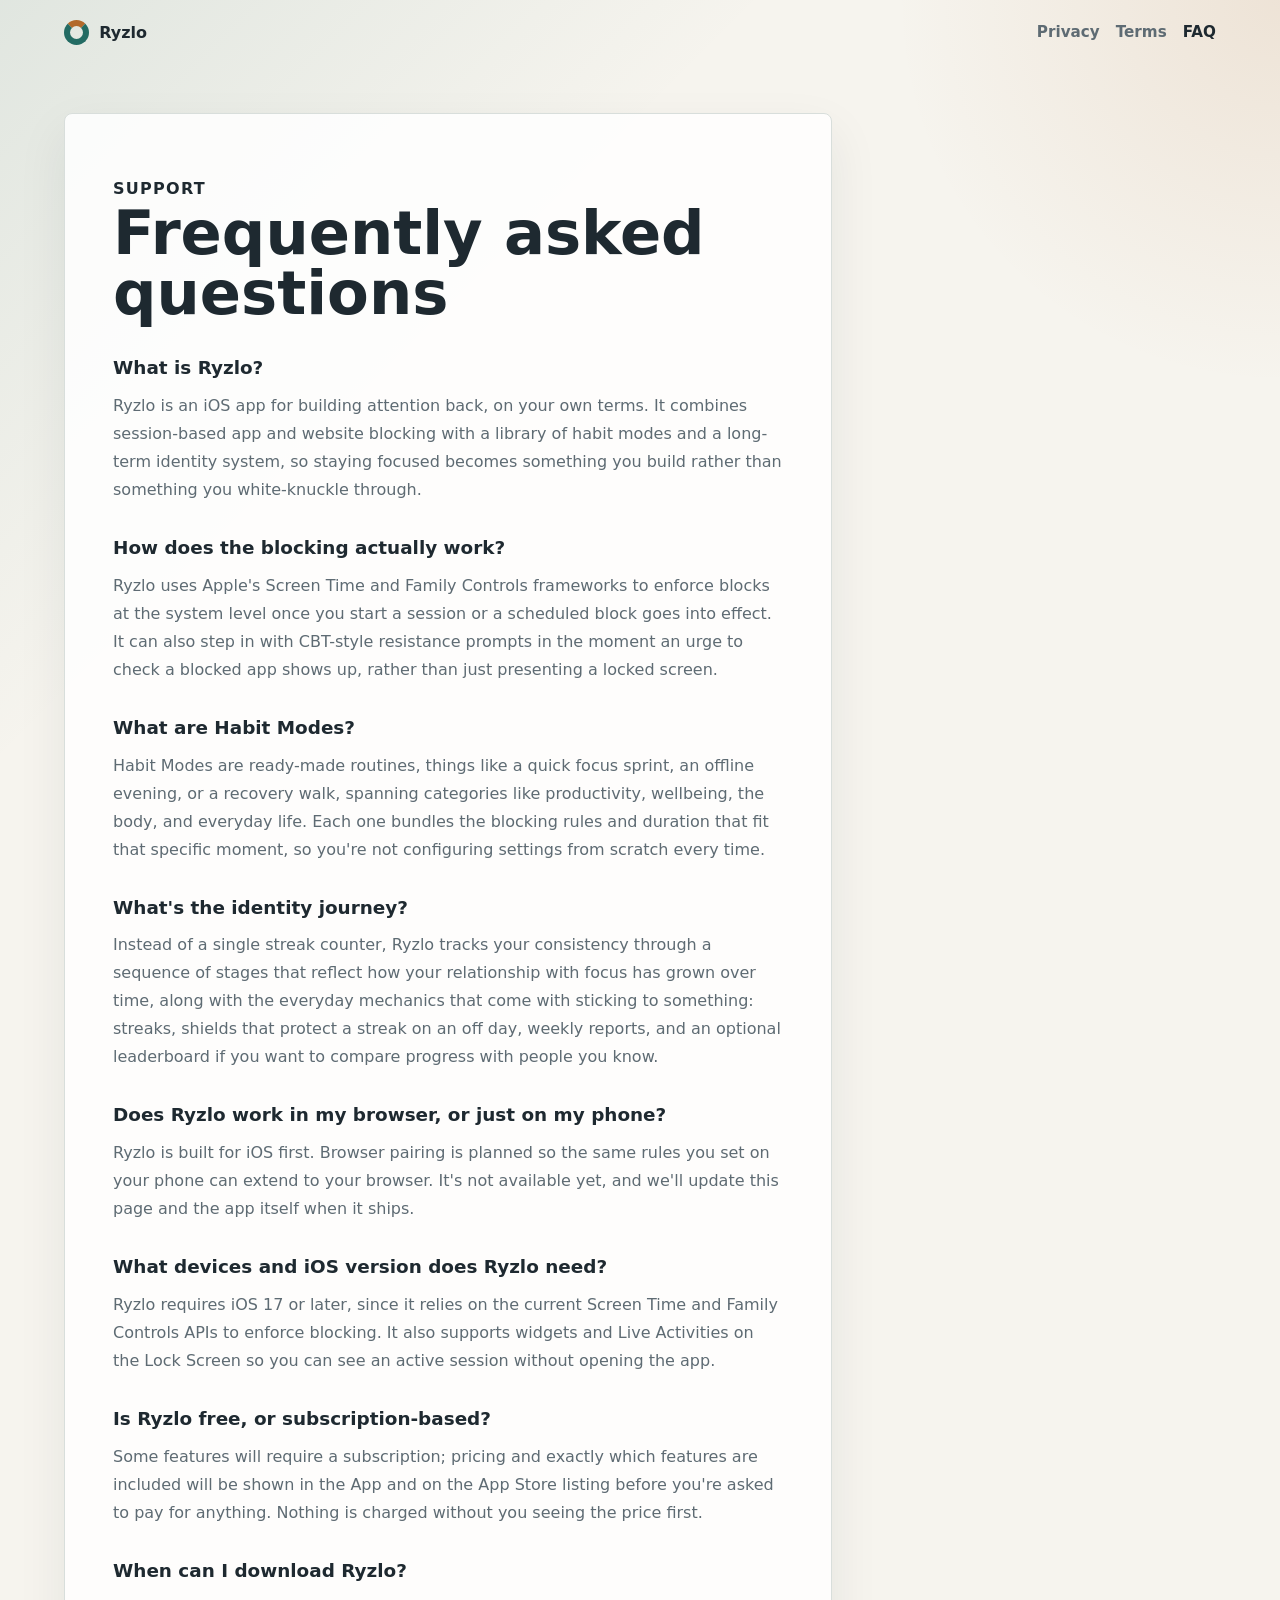
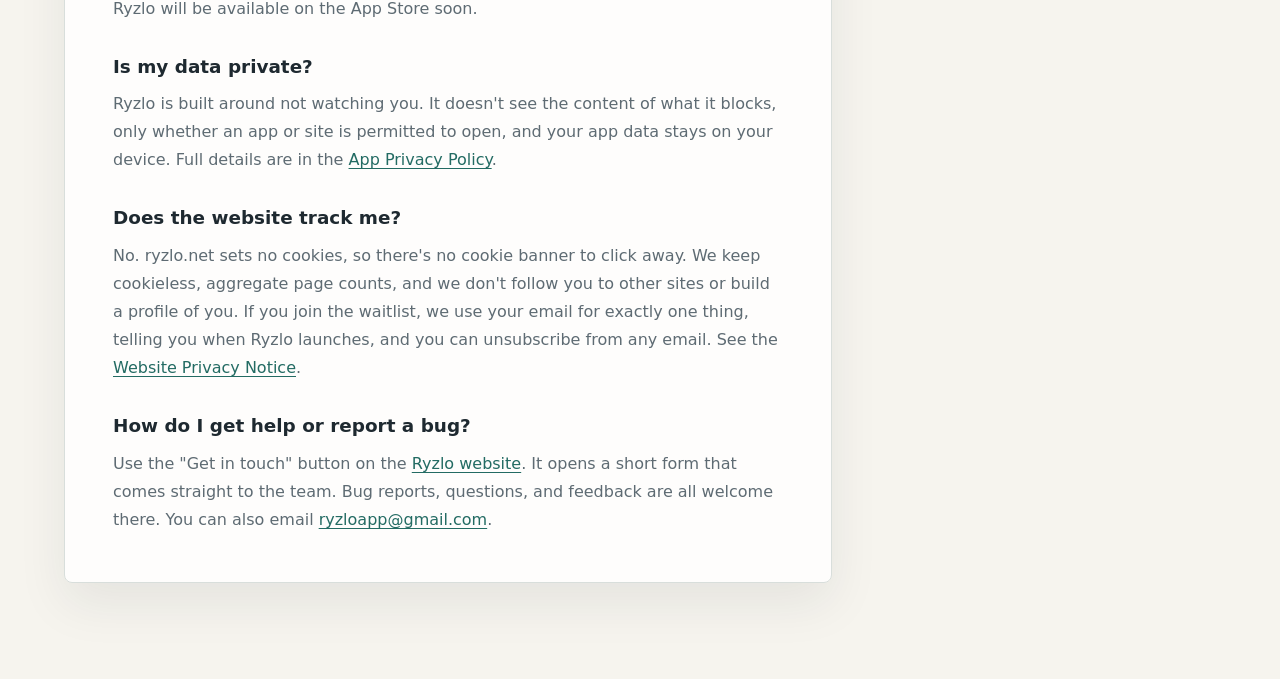
<file: faq/index.html>
<!doctype html>
<html lang="en">
  <head>
    <meta charset="utf-8">
    <meta name="viewport" content="width=device-width, initial-scale=1">
    <meta name="description" content="Frequently asked questions about Ryzlo: blocking, habit modes, the identity journey, privacy, and support.">
    <title>FAQ | Ryzlo</title>
    <link rel="stylesheet" href="../assets/styles.css">
  </head>
  <body>
    <header class="site-header">
      <a class="brand" href="../" aria-label="Ryzlo home">
        <span class="brand-mark" aria-hidden="true"></span>
        <span>Ryzlo</span>
      </a>
      <nav aria-label="Legal">
        <a href="../privacy/">Privacy</a>
        <a href="../terms/">Terms</a>
        <a aria-current="page" href="./">FAQ</a>
      </nav>
    </header>

    <main class="document-shell">
      <article class="legal-document">
        <p class="eyebrow">Support</p>
        <h1>Frequently asked questions</h1>

        <h2>What is Ryzlo?</h2>
        <p>
          Ryzlo is an iOS app for building attention back, on your own terms.
          It combines session-based app and website blocking with a library of
          habit modes and a long-term identity system, so staying focused
          becomes something you build rather than something you white-knuckle
          through.
        </p>

        <h2>How does the blocking actually work?</h2>
        <p>
          Ryzlo uses Apple's Screen Time and Family Controls frameworks to
          enforce blocks at the system level once you start a session or a
          scheduled block goes into effect. It can also step in with CBT-style
          resistance prompts in the moment an urge to check a blocked app
          shows up, rather than just presenting a locked screen.
        </p>

        <h2>What are Habit Modes?</h2>
        <p>
          Habit Modes are ready-made routines, things like a quick focus
          sprint, an offline evening, or a recovery walk, spanning categories
          like productivity, wellbeing, the body, and everyday life. Each one
          bundles the blocking rules and duration that fit that specific
          moment, so you're not configuring settings from scratch every time.
        </p>

        <h2>What's the identity journey?</h2>
        <p>
          Instead of a single streak counter, Ryzlo tracks your consistency
          through a sequence of stages that reflect how your relationship with
          focus has grown over time, along with the everyday mechanics that
          come with sticking to something: streaks, shields that protect a
          streak on an off day, weekly reports, and an optional leaderboard if
          you want to compare progress with people you know.
        </p>

        <h2>Does Ryzlo work in my browser, or just on my phone?</h2>
        <p>
          Ryzlo is built for iOS first. Browser pairing is planned so the same
          rules you set on your phone can extend to your browser. It's not
          available yet, and we'll update this page and the app itself when it
          ships.
        </p>

        <h2>What devices and iOS version does Ryzlo need?</h2>
        <p>
          Ryzlo requires iOS 17 or later, since it relies on the current
          Screen Time and Family Controls APIs to enforce blocking. It also
          supports widgets and Live Activities on the Lock Screen so you can
          see an active session without opening the app.
        </p>

        <h2>Is Ryzlo free, or subscription-based?</h2>
        <p>
          Some features will require a subscription; pricing and exactly which
          features are included will be shown in the App and on the App Store
          listing before you're asked to pay for anything. Nothing is charged
          without you seeing the price first.
        </p>

        <h2>When can I download Ryzlo?</h2>
        <p>
          Ryzlo will be available on the App Store soon.
        </p>

        <h2>Is my data private?</h2>
        <p>
          Ryzlo is built around not watching you. It doesn't see the content
          of what it blocks, only whether an app or site is permitted to open,
          and your app data stays on your device. Full details are in the
          <a href="../focus/privacy-policy/">App Privacy Policy</a>.
        </p>

        <h2>Does the website track me?</h2>
        <p>
          No. ryzlo.net sets no cookies, so there's no cookie banner to click
          away. We keep cookieless, aggregate page counts, and we don't follow
          you to other sites or build a profile of you. If you join the waitlist,
          we use your email for exactly one thing, telling you when Ryzlo launches, and you can unsubscribe from any email. See the
          <a href="https://ryzlo.net/privacy.html">Website Privacy Notice</a>.
        </p>

        <h2>How do I get help or report a bug?</h2>
        <p>
          Use the "Get in touch" button on the
          <a href="https://ryzlo.net/">Ryzlo website</a>. It opens a short form that comes straight to the team. Bug reports,
          questions, and feedback are all welcome there. You can also email
          <a href="mailto:ryzloapp@gmail.com">ryzloapp@gmail.com</a>.
        </p>
      </article>
    </main>
  </body>
</html>
</file>
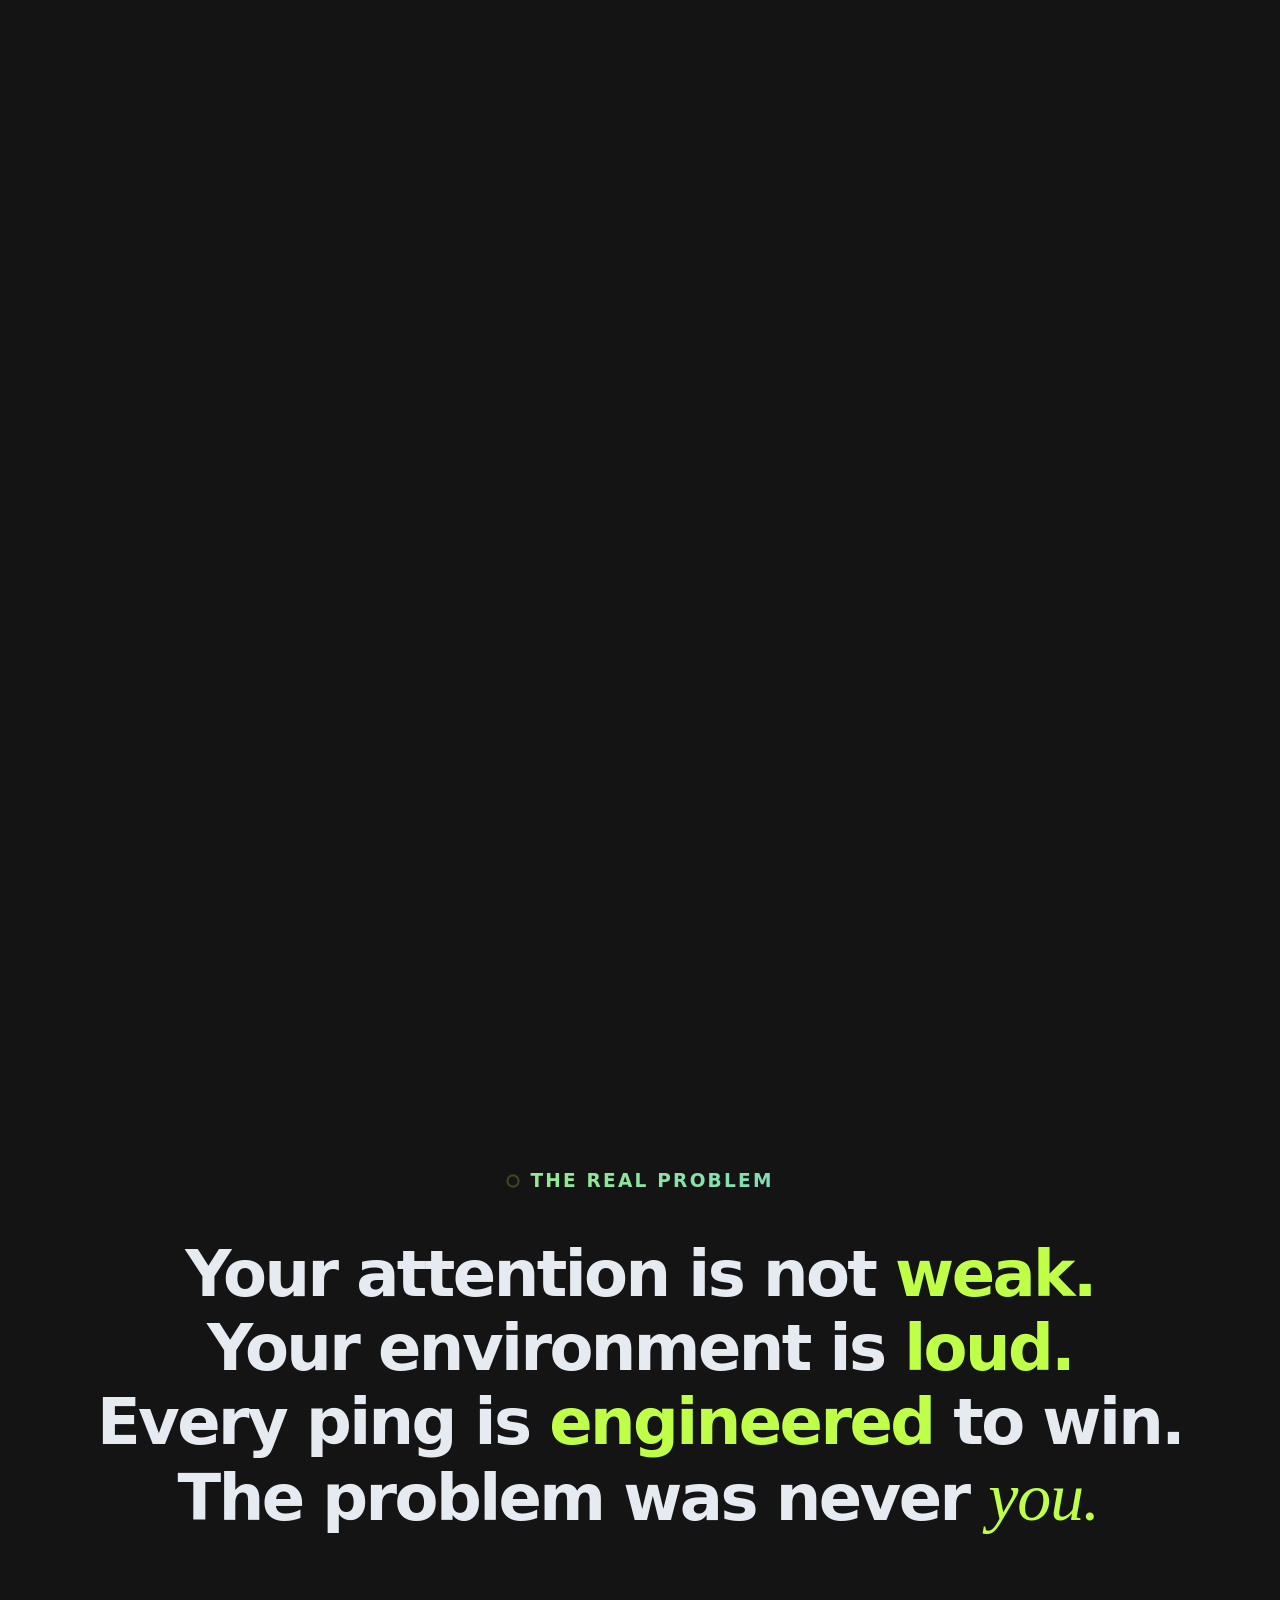
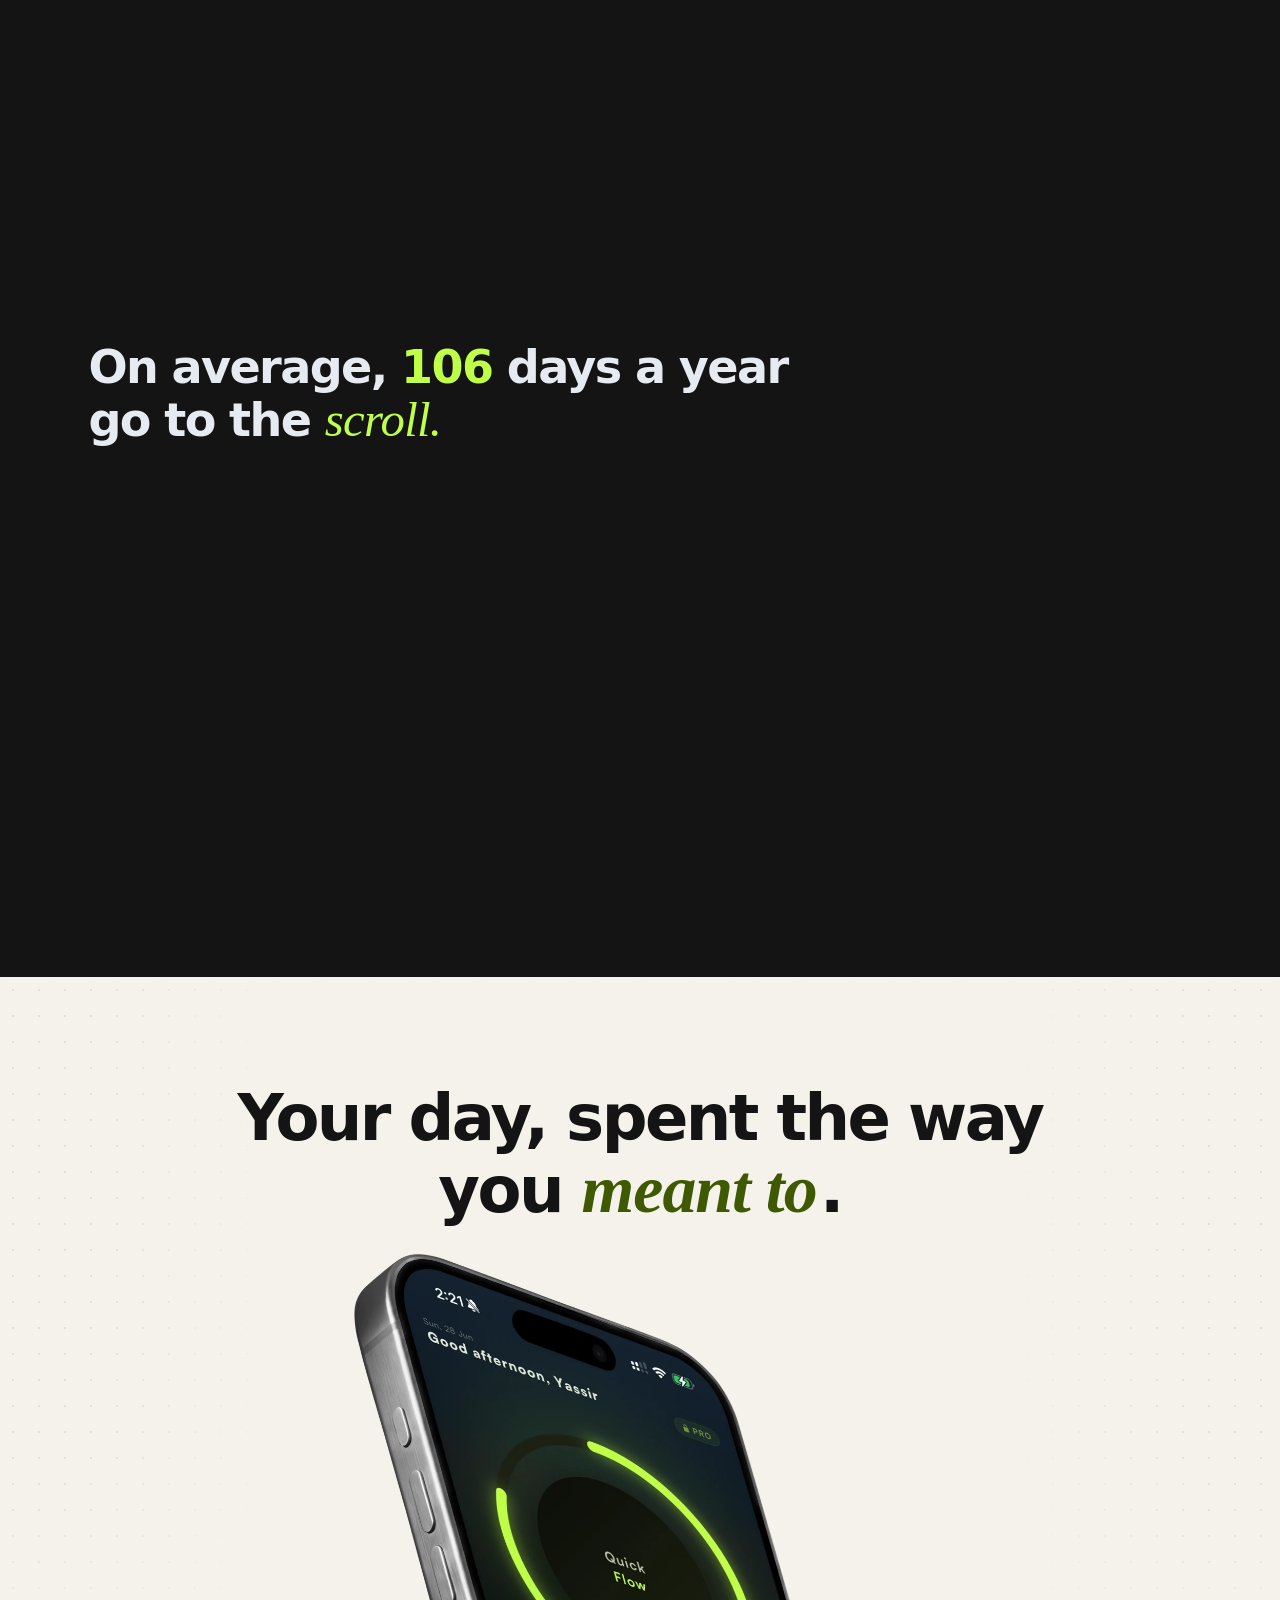
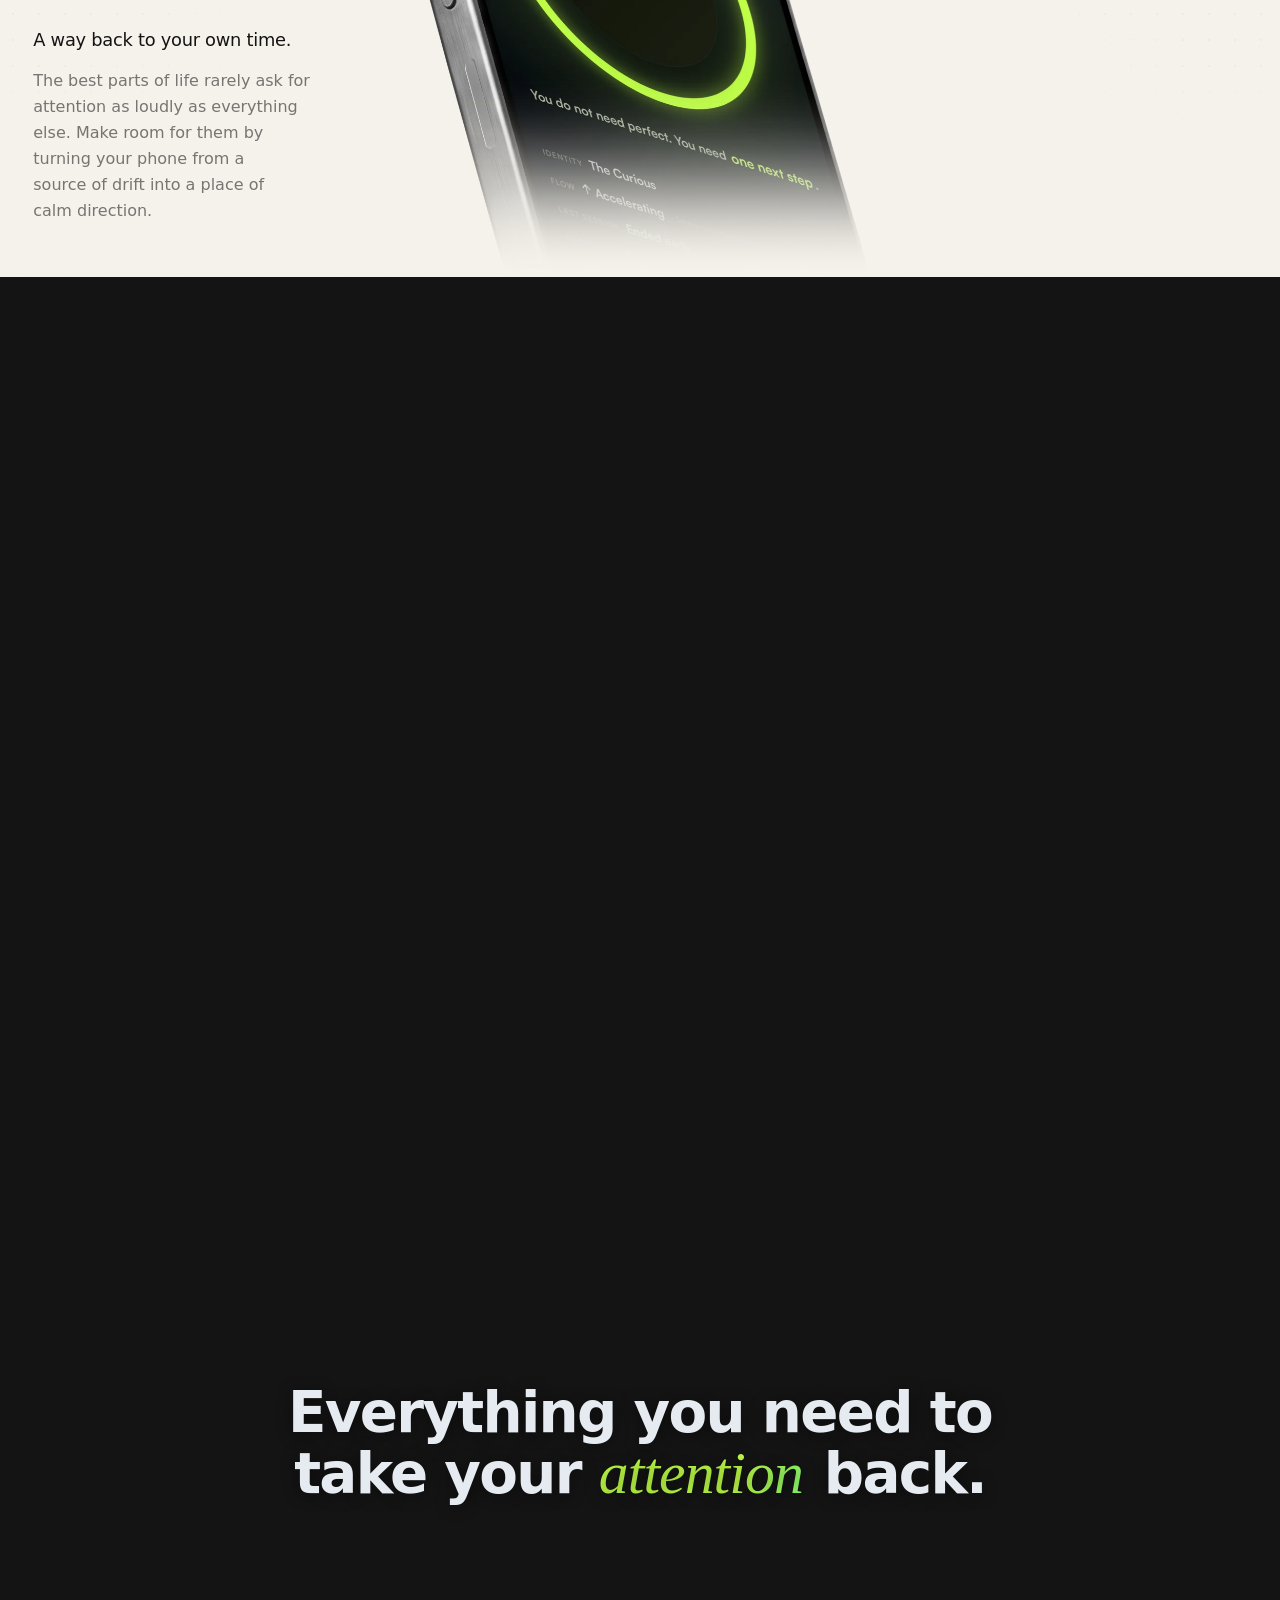
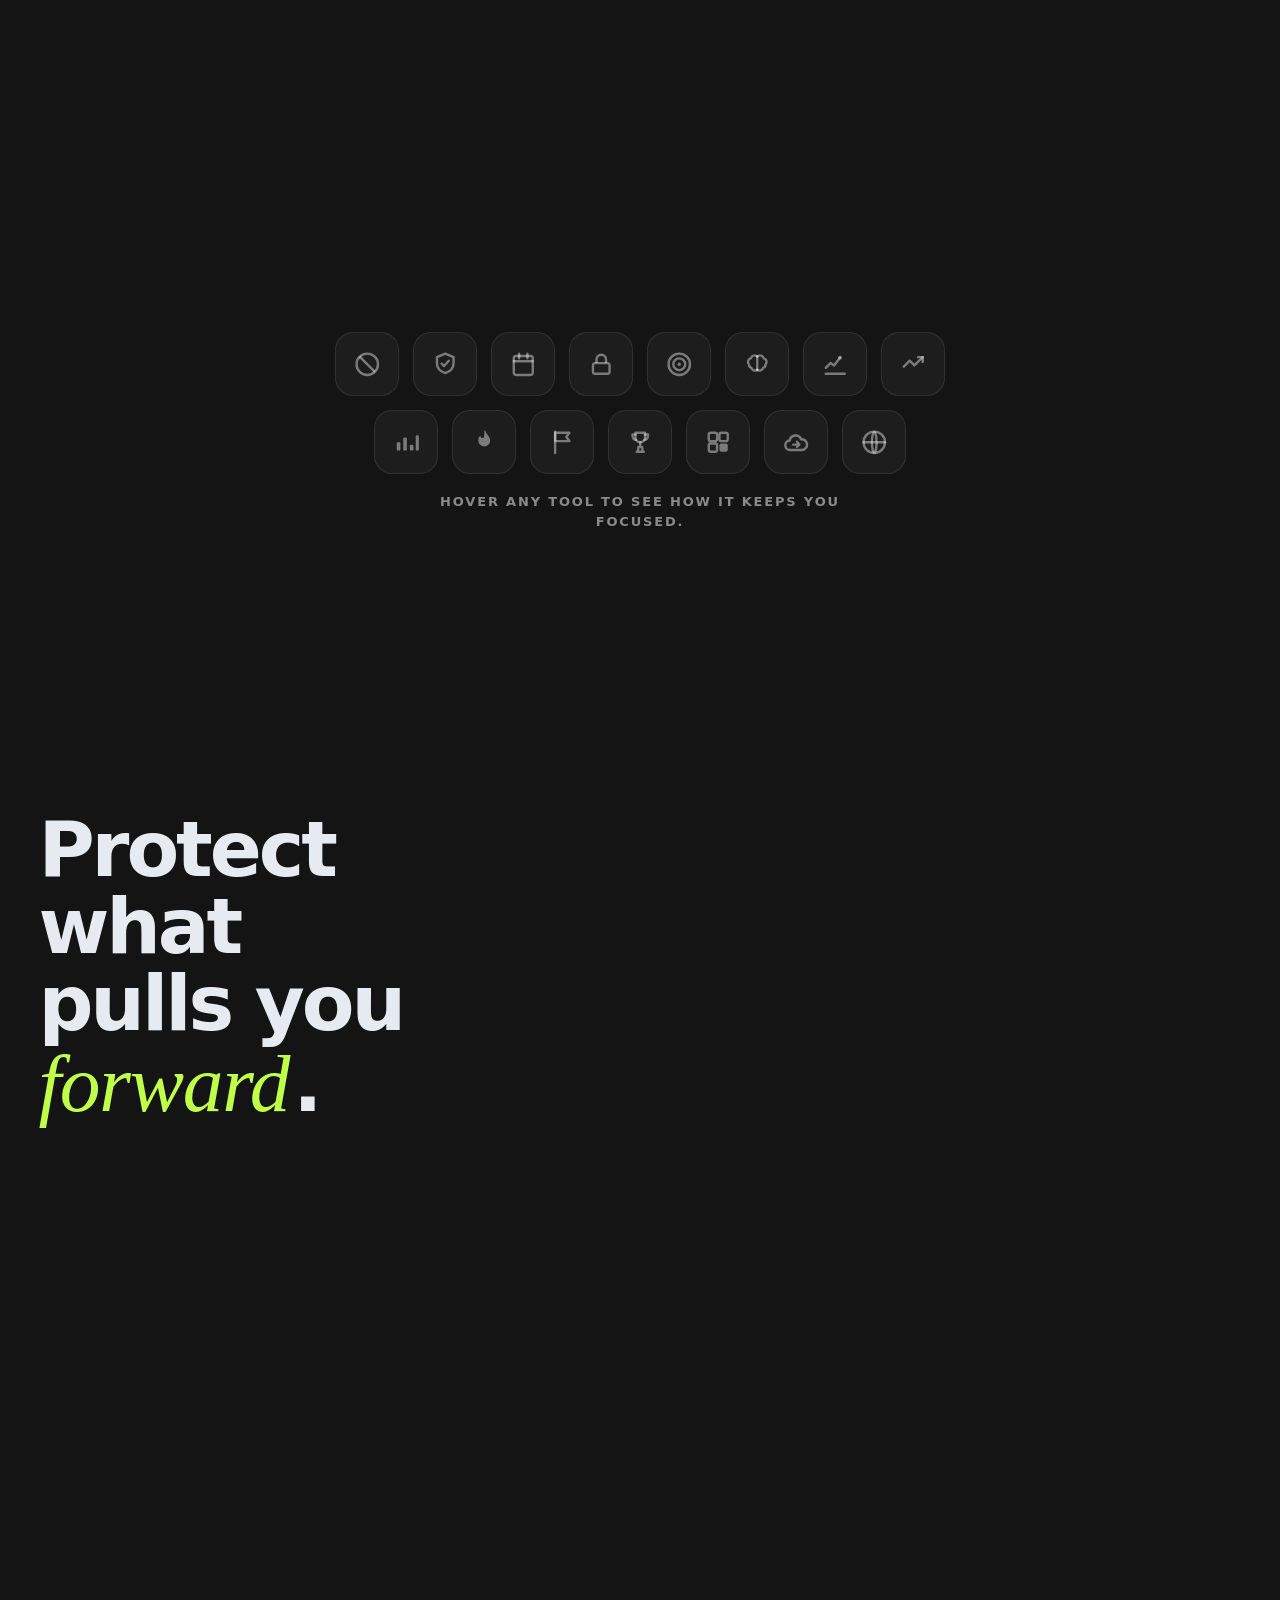
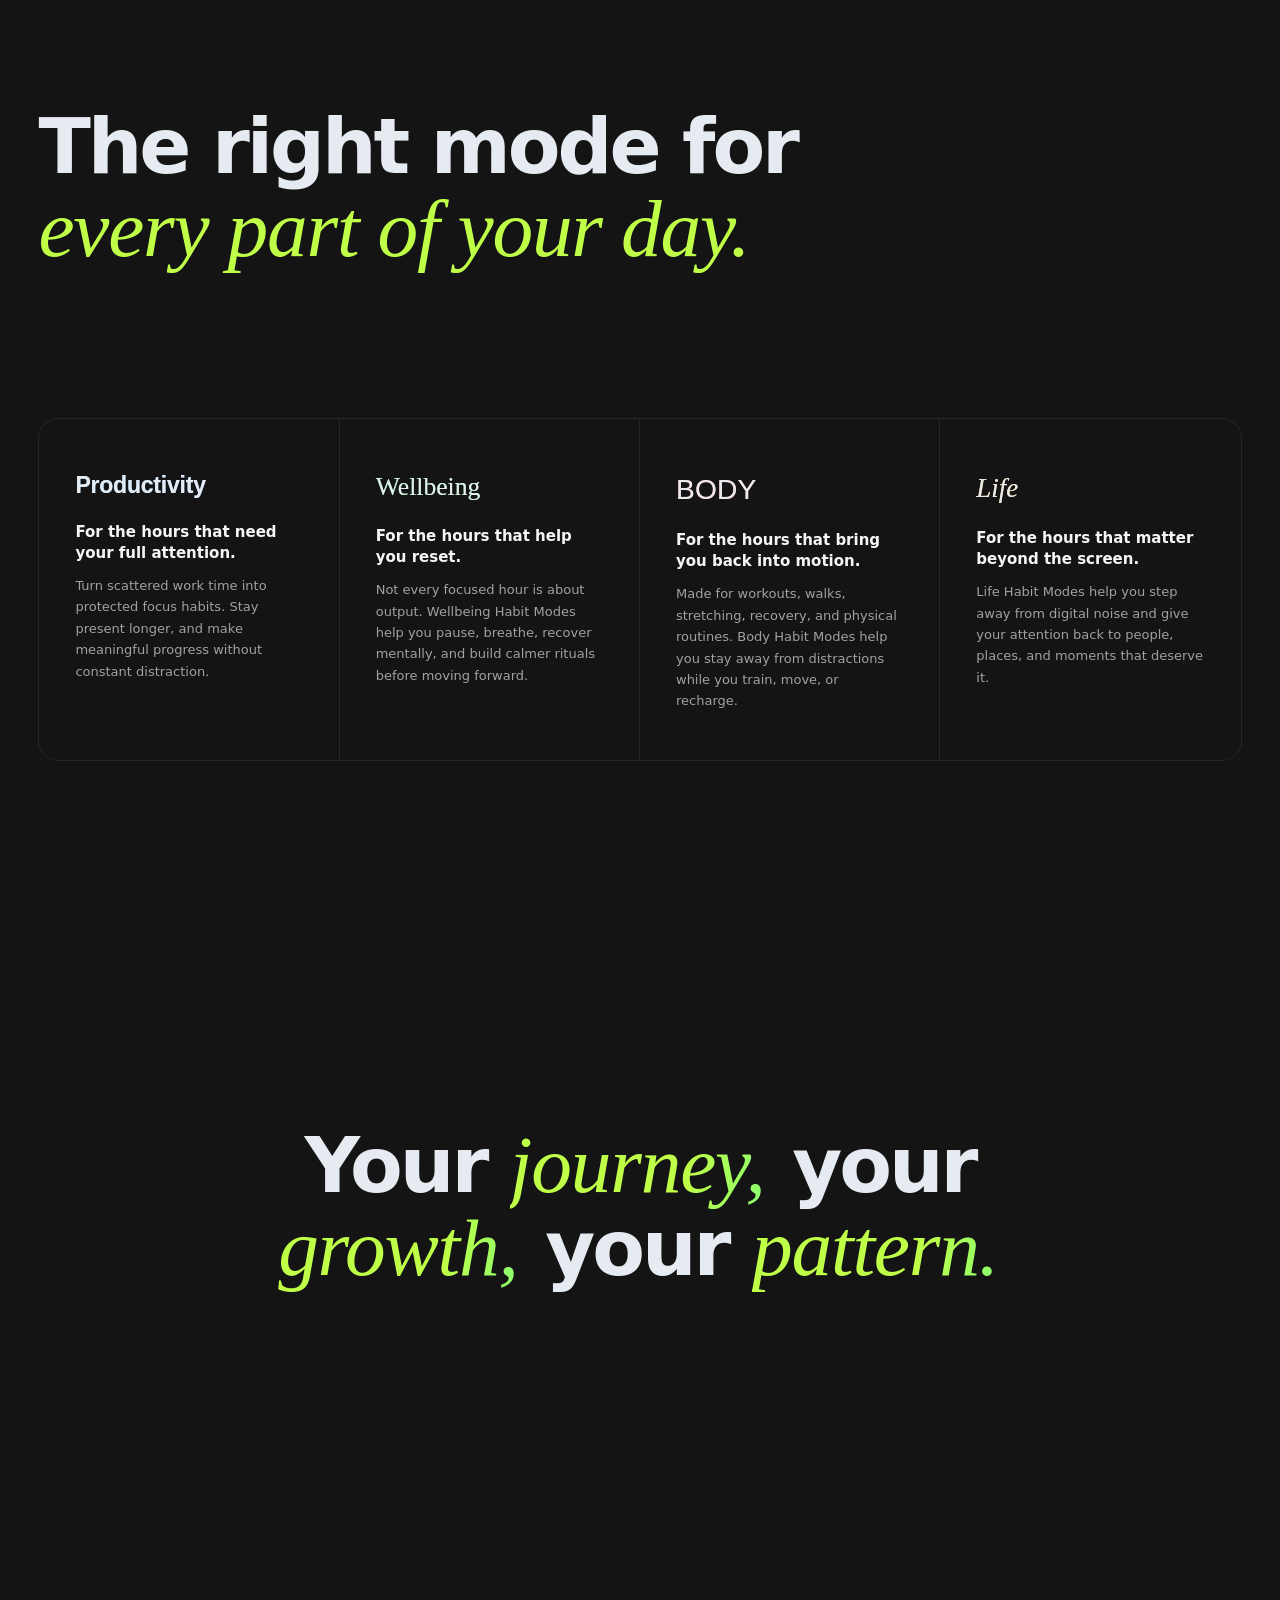
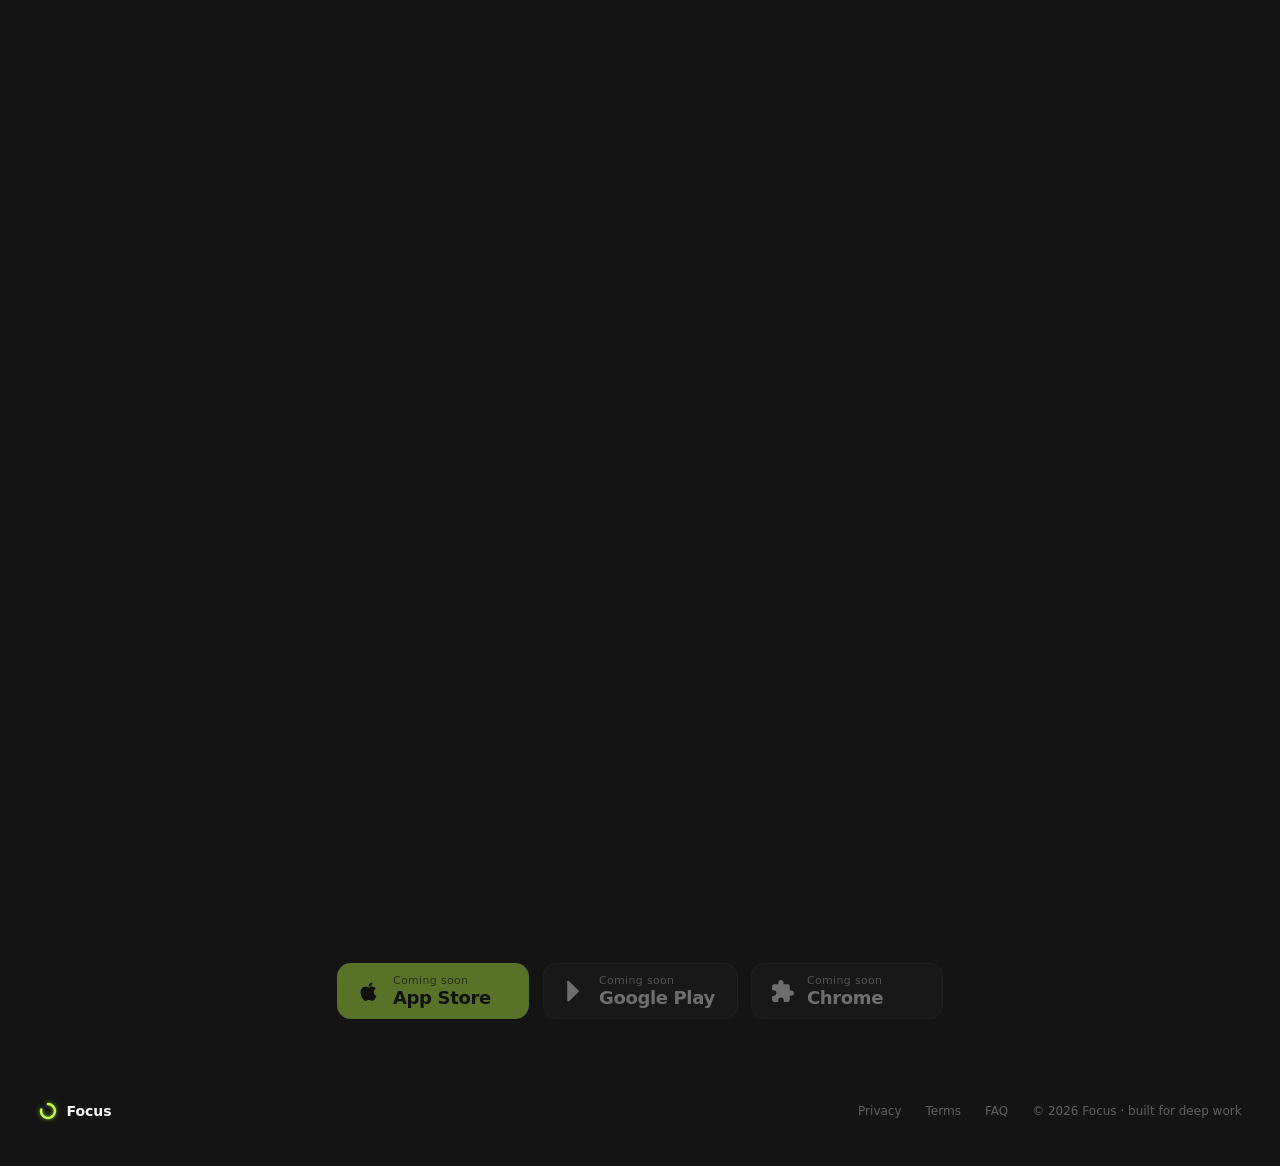
<file: focus/index.html>
<!DOCTYPE html>
<html lang="en">
<head>
  <meta charset="UTF-8"/>
  <meta name="viewport" content="width=device-width, initial-scale=1.0"/>
  <title>Focus — Take back your time</title>
  <meta name="description" content="Session-based focus with ScreenTime blocking, 31 habit modes, and an identity that grows every time you show up."/>
  <meta name="theme-color" content="#141414"/>
  <meta name="color-scheme" content="dark"/>

  <link rel="icon" type="image/svg+xml" href="favicon.svg"/>
  <link rel="apple-touch-icon" href="img/apple-touch-icon.png"/>
  <link rel="canonical" href="https://yasiqb89.github.io/Github-Page/focus/"/>

  <meta property="og:type" content="website"/>
  <meta property="og:site_name" content="Focus"/>
  <meta property="og:title" content="Focus — Take back your time"/>
  <meta property="og:description" content="Session-based focus with ScreenTime blocking, 31 habit modes, and an identity that grows every time you show up."/>
  <meta property="og:url" content="https://yasiqb89.github.io/Github-Page/focus/"/>
  <meta property="og:image" content="https://yasiqb89.github.io/Github-Page/focus/img/og-image.png"/>
  <meta property="og:image:width" content="1200"/>
  <meta property="og:image:height" content="630"/>
  <meta name="twitter:card" content="summary_large_image"/>
  <meta name="twitter:title" content="Focus — Take back your time"/>
  <meta name="twitter:description" content="Session-based focus with ScreenTime blocking, 31 habit modes, and an identity that grows every time you show up."/>
  <meta name="twitter:image" content="https://yasiqb89.github.io/Github-Page/focus/img/og-image.png"/>

  <link rel="preconnect" href="https://api.fontshare.com" crossorigin/>
  <link rel="preconnect" href="https://cdn.fontshare.com" crossorigin/>
  <!-- GSAP/Lenis drive nearly every animation on the site — preconnect so the
       modulepreload below doesn't wait on a fresh DNS+TLS handshake first. -->
  <link rel="preconnect" href="https://esm.sh" crossorigin/>
  <link href="https://api.fontshare.com/v2/css?f[]=satoshi@400,500,600,700,800&f[]=clash-display@600&f[]=erode@400&f[]=tanker@400&f[]=gambetta@501,701&display=swap" rel="stylesheet"/>
  <link rel="stylesheet" href="css/style.css"/>
  <!-- True no-JS fallback: the preloader and every scroll-reveal system depend
       on js/main.js (which itself depends on the gsap/lenis ES modules loading
       from esm.sh) to ever remove their hidden state. Without this, a no-JS
       visitor sees a permanent black screen. -->
  <noscript>
    <style>
      #preloader { display: none !important; }
      .reveal, .r-up, .reveal-children > *, .r-clip {
        opacity: 1 !important; transform: none !important; clip-path: none !important;
      }
    </style>
  </noscript>

  <script type="importmap">
  {
    "imports": {
      "gsap":               "https://esm.sh/gsap@3.12.5",
      "gsap/ScrollTrigger": "https://esm.sh/gsap@3.12.5/ScrollTrigger",
      "lenis":              "https://esm.sh/lenis@1.1.14"
    }
  }
  </script>
  <link rel="modulepreload" href="https://esm.sh/gsap@3.12.5" crossorigin/>
  <link rel="modulepreload" href="https://esm.sh/gsap@3.12.5/ScrollTrigger" crossorigin/>
  <link rel="modulepreload" href="https://esm.sh/lenis@1.1.14" crossorigin/>
</head>
<body>

<a class="skip-link" href="#hero">Skip to content</a>

<!-- Preloader — Kinetic Wordmark (final word flies up to become the nav logo) -->
<div id="preloader" aria-hidden="true">
  <div class="kw__bg"></div>
  <div class="kw"><span class="kw__word" id="kw-word"></span></div>
</div>

<!-- Progress hairline -->
<div class="prog" aria-hidden="true"><span class="prog__fill" data-prog></span></div>

<!-- Nav -->
<nav id="nav">
  <a class="nav__logo magnetic" href="#hero"><svg class="nav__mark" viewBox="0 0 20 20" width="20" height="20" fill="none" aria-hidden="true"><defs><filter id="nav-arc-glow" x="-50%" y="-50%" width="200%" height="200%"><feDropShadow dx="0" dy="0" stdDeviation="2" flood-color="#BFFF47" flood-opacity="0.65"/></filter></defs><circle cx="10" cy="10" r="7" stroke="#BFFF47" stroke-width="2.5" stroke-linecap="round" stroke-dasharray="34.31 9.67" transform="rotate(-90 10 10)" filter="url(#nav-arc-glow)"/></svg>Focus</a>
  <ul class="nav__links" role="list">
    <li><a class="nav__link" href="#problem">Problem</a></li>
    <li><a class="nav__link" href="#overview">Features</a></li>
    <li><a class="nav__link" href="#modes">Modes</a></li>
  </ul>
  <a href="https://github.com/yasiqb89/focus/issues" class="nav__cta ih-btn" aria-label="Get in touch" data-contact-open aria-haspopup="dialog">
    <span class="ih-btn__inner" aria-hidden="true">
      <span class="ih-btn__dot"></span>
      <span class="ih-btn__label">Get in touch</span>
    </span>
    <span class="ih-btn__reveal" aria-hidden="true">
      <span>Get in touch</span>
      <svg class="ih-btn__arrow" viewBox="0 0 24 24" fill="none" stroke="currentColor" stroke-width="2" stroke-linecap="round" stroke-linejoin="round"><path d="M5 12h14"/><path d="m12 5 7 7-7 7"/></svg>
    </span>
  </a>
  <button id="navToggle" class="nav__toggle" type="button" aria-label="Open menu" aria-expanded="false" aria-controls="navMobile">
    <span class="nav__toggle-bar"></span>
    <span class="nav__toggle-bar"></span>
    <span class="nav__toggle-bar"></span>
  </button>
  <span class="nav__line" aria-hidden="true"></span>
</nav>

<div id="navMobile" class="nav__mobile" aria-hidden="true">
  <ul class="nav__mobile-links" role="list">
    <li><a class="nav__mobile-link" href="#problem">Problem</a></li>
    <li><a class="nav__mobile-link" href="#overview">Features</a></li>
    <li><a class="nav__mobile-link" href="#modes">Modes</a></li>
  </ul>
  <a href="https://github.com/yasiqb89/focus/issues" class="nav__mobile-cta ih-btn ih-btn--lg" aria-label="Get in touch" data-contact-open aria-haspopup="dialog">
    <span class="ih-btn__inner" aria-hidden="true">
      <span class="ih-btn__dot"></span>
      <span class="ih-btn__label">Get in touch</span>
    </span>
    <span class="ih-btn__reveal" aria-hidden="true">
      <span>Get in touch</span>
      <svg class="ih-btn__arrow" viewBox="0 0 24 24" fill="none" stroke="currentColor" stroke-width="2" stroke-linecap="round" stroke-linejoin="round"><path d="M5 12h14"/><path d="m12 5 7 7-7 7"/></svg>
    </span>
  </a>
</div>

<!-- ════════════════════════════════════════
     HERO  (midnight)
════════════════════════════════════════ -->
<section class="s s--blk hero" id="hero" tabindex="-1" style="--from:#141414;--to:#141414">
  <div class="hero__atmo" aria-hidden="true">
    <canvas class="hero__aura" id="hero-aura" aria-hidden="true"></canvas>
    <canvas class="hero__grid" id="hero-grid" aria-hidden="true"></canvas>
  </div>
  <div class="hero__layout page-grid">
    <div class="hero__inner">
      <p class="hero__eyebrow reveal"><span class="dot"></span>Focus · iOS 17+</p>
      <h1 class="hero__title">
        <span class="h-line-wrap"><span class="h-line">Take back</span></span>
        <span class="h-line-wrap"><span class="h-line">your <span class="lime voice">time</span>.</span></span>
      </h1>
      <p class="hero__lead reveal">Build better habits, reduce distractions, and make space for the things that matter.</p>
      <div class="hero__cta reveal">
        <a class="store-btn store-btn--lime magnetic" data-magnet="0.22" href="#get" aria-label="Coming soon to the App Store">
          <svg class="store-btn__glyph" viewBox="0 0 24 24" aria-hidden="true"><path d="M17.05 20.28c-.98.95-2.05.8-3.08.35-1.09-.46-2.09-.48-3.24 0-1.44.62-2.2.44-3.06-.35C2.79 15.25 3.51 7.59 9.05 7.31c1.35.07 2.29.74 3.08.8 1.18-.24 2.31-.93 3.57-.84 1.51.12 2.65.72 3.4 1.8-3.12 1.87-2.38 5.98.48 7.13-.57 1.5-1.31 2.99-2.54 4.09l.01-.01zM12.03 7.25c-.15-2.23 1.66-4.07 3.74-4.25.29 2.58-2.34 4.5-3.74 4.25z"/></svg>
          <span class="store-btn__text">
            <span class="store-btn__sm">Coming soon to the</span>
            <span class="store-btn__lg">App Store</span>
          </span>
        </a>
        <a class="store-btn store-btn--ghost magnetic" data-magnet="0.22" href="#get" aria-label="Coming soon to Chrome">
          <svg class="store-btn__glyph" viewBox="0 0 24 24" aria-hidden="true"><path d="M20.5 11H19V7c0-1.1-.9-2-2-2h-4V3.5C13 2.12 11.88 1 10.5 1S8 2.12 8 3.5V5H4c-1.1 0-1.99.9-1.99 2v3.8H3.5c1.49 0 2.7 1.21 2.7 2.7s-1.21 2.7-2.7 2.7H2V20c0 1.1.9 2 2 2h3.8v-1.5c0-1.49 1.21-2.7 2.7-2.7s2.7 1.21 2.7 2.7V22H17c1.1 0 2-.9 2-2v-4h1.5c1.38 0 2.5-1.12 2.5-2.5S21.88 11 20.5 11z"/></svg>
          <span class="store-btn__text">
            <span class="store-btn__sm">Coming soon to</span>
            <span class="store-btn__lg">Chrome</span>
          </span>
        </a>
      </div>
    </div>
    <div class="hero__devices" aria-hidden="true">
      <span class="hero__devices-glow"></span>
      <img class="hero__phone hero__phone--back" src="img/hero-phone-back.webp" alt="" width="759" height="1500" decoding="async">
      <img class="hero__phone hero__phone--front" src="img/hero-phone-front.webp" alt="" width="1013" height="1500" decoding="async">
    </div>
  </div>
  <span class="hero__scrollcue" aria-hidden="true">scroll</span>
</section>

<!-- ════════════════════════════════════════
     PROBLEM STATEMENT
════════════════════════════════════════ -->
<section class="s s--blk problem" id="problem" style="--from:#141414;--to:#141414">
  <div class="problem__sticky">
    <div class="problem__noise" aria-hidden="true"></div>
    <div class="problem__layout page-grid">
      <div class="problem__copy">
        <p class="problem__kicker"><svg class="kicker__ring" viewBox="0 0 20 20" aria-hidden="true"><circle class="kicker__ring-track" cx="10" cy="10" r="8"/><circle class="kicker__ring-fill" cx="10" cy="10" r="8"/></svg>The real problem</p>
        <p class="problem__line">Your attention is not <span class="lime">weak.</span></p>
        <p class="problem__line">Your environment is <span class="lime">loud.</span></p>
        <p class="problem__line">Every ping is <span class="lime">engineered</span> to win.</p>
        <p class="problem__line">The problem was never <span class="lime voice">you.</span></p>
      </div>
    </div>
  </div>
</section>

<!-- ════════════════════════════════════════
     SECTION 1 — NUMBERS  (black)
════════════════════════════════════════ -->
<section class="s s--blk numbers" id="numbers" style="--from:#141414;--to:#141414">
  <div class="numbers__noise" aria-hidden="true"></div>
  <div class="numbers__wrap">

    <header class="numbers__header">
      <p class="kicker r-up">The cost</p>
      <h2 class="numbers__hed r-scroll" data-scroll-reveal>
        On average, <span class="lime" data-days-lost>106</span> days a year<br>go to the <span class="lime voice">scroll.</span>
      </h2>
    </header>

    <!-- The year as 12 months — screen time burns whole months,
         Focus relights the slice it gives back (slider-driven). -->
    <div class="numbers__year reveal">
      <div class="numbers__viz" role="img" data-year aria-label="Your year, by the month">
        <div class="numbers__months">
          <span class="numbers__month"><i class="numbers__month-fill"></i></span>
          <span class="numbers__month"><i class="numbers__month-fill"></i></span>
          <span class="numbers__month"><i class="numbers__month-fill"></i></span>
          <span class="numbers__month"><i class="numbers__month-fill"></i></span>
          <span class="numbers__month"><i class="numbers__month-fill"></i></span>
          <span class="numbers__month"><i class="numbers__month-fill"></i></span>
          <span class="numbers__month"><i class="numbers__month-fill"></i></span>
          <span class="numbers__month"><i class="numbers__month-fill"></i></span>
          <span class="numbers__month"><i class="numbers__month-fill"></i></span>
          <span class="numbers__month"><i class="numbers__month-fill"></i></span>
          <span class="numbers__month"><i class="numbers__month-fill"></i></span>
          <span class="numbers__month"><i class="numbers__month-fill"></i></span>
        </div>
        <div class="numbers__mlabels">
          <span class="numbers__mlabel" data-full="Jan" data-abbr="J"></span>
          <span class="numbers__mlabel" data-full="Feb" data-abbr="F"></span>
          <span class="numbers__mlabel" data-full="Mar" data-abbr="M"></span>
          <span class="numbers__mlabel" data-full="Apr" data-abbr="A"></span>
          <span class="numbers__mlabel" data-full="May" data-abbr="M"></span>
          <span class="numbers__mlabel" data-full="Jun" data-abbr="J"></span>
          <span class="numbers__mlabel" data-full="Jul" data-abbr="J"></span>
          <span class="numbers__mlabel" data-full="Aug" data-abbr="A"></span>
          <span class="numbers__mlabel" data-full="Sep" data-abbr="S"></span>
          <span class="numbers__mlabel" data-full="Oct" data-abbr="O"></span>
          <span class="numbers__mlabel" data-full="Nov" data-abbr="N"></span>
          <span class="numbers__mlabel" data-full="Dec" data-abbr="D"></span>
        </div>
      </div>
    </div>

    <div class="numbers__footer">
      <p class="numbers__moments reveal">Enough for <span class="lime" data-dinners>48</span> family dinners, <span class="lime" data-gym>32</span> gym sessions, and <span class="lime" data-deep>26</span> days of deep work.</p>
      <div class="numbers__control reveal">
        <p class="numbers__control-lead">That's the average. <span class="lime voice">Now try yours.</span></p>
        <div class="numbers__readout" aria-hidden="true"><span data-screen>7</span><span class="numbers__readout-unit">h a day</span></div>
        <input type="range" id="screenSlider" class="slider"
          min="2" max="12" step="0.5" value="7"
          aria-label="Average daily screen time in hours"/>
        <div class="numbers__ticks" aria-hidden="true">
          <span></span><span></span><span></span><span></span><span></span><span></span><span></span><span></span><span></span><span></span><span></span>
        </div>
        <p class="sr-only" aria-live="polite" data-slider-live></p>
      </div>
    </div>

  </div><!-- /.numbers__wrap -->
</section>

<!-- ════════════════════════════════════════
     SECTION ✦ — MEET FOCUS  (intro)
     Vertical order: kicker, headline, the floating phone (unchanged, centred),
     then a two-line supporting line.
════════════════════════════════════════ -->
<section class="turn" id="turn" style="--from:#F6F3EC;--to:#F6F3EC">
  <div class="turn__stage">
    <div class="turn__veil" aria-hidden="true"></div>
    <div class="turn__inner wrap">
      <p class="kicker r-up" style="justify-content:center">Meet Focus</p>
      <h2 class="hed r-scroll turn__head" data-scroll-reveal data-sr-ink="var(--paper-ink)">Your day, spent the way<br>you <span class="lime voice">meant to</span>.</h2>
      <div class="turn__media" aria-hidden="true">
        <img src="img/turn-phone-float.webp" width="1115" height="1720" loading="lazy" alt="">
        <div class="turn__bloom" aria-hidden="true"></div>
      </div>
    </div>
    <!-- Baseline pairing: a heavy statement line (left) and a quiet subtext
         (right). Both scrub in from the bottom, staged — left first, right on
         further scroll — via --lp/--rp driven by setupMeetFocusBaseline. Each
         line's text lives in a .turn__clip (overflow-hidden) so the reveal is a
         true rise into a window, not just a fade. -->
    <div class="turn__baseline">
      <p class="turn__lead"><span class="turn__clip">A way back to your own time.</span></p>
      <p class="turn__note"><span class="turn__clip">The best parts of life rarely ask for attention as loudly as everything else. Make room for them by turning your phone from a source of drift into a place of calm direction.</span></p>
    </div>
  </div>
</section>

<!-- ════════════════════════════════════════
     SECTION ✦ — FEATURE SHOWCASE  (hover-driven ambient field)
════════════════════════════════════════ -->
<section class="s s--blk af" id="overview" style="--from:#141414;--to:#141414">
  <canvas class="af__canvas" id="af-canvas" aria-hidden="true"></canvas>

  <!-- rebuilt app fragments — flank the copy, blend into the field; shown on hover.
       Faithful HTML/CSS rebuilds of the real SwiftUI views + the app's sample data. -->
  <div class="af__exhibits" aria-hidden="true">

    <!-- ▸ Scheduled blocks (icon data-i 2) ──────────────────────── -->
    <div class="af__exhibit af__exhibit--l" data-for="2">
      <div class="afx-card afx-sched">
        <div class="afx-card__head"><span>Up next</span><span class="afx-dot"></span></div>
        <div class="afx-row">
          <span class="afx-badge"><svg viewBox="0 0 24 24" fill="none" stroke="currentColor" stroke-width="1.7" stroke-linecap="round"><rect x="4" y="5.5" width="16" height="15" rx="3"/><path d="M4 10h16M8.5 3.2v3.6M15.5 3.2v3.6"/></svg></span>
          <span class="afx-row__main"><span class="afx-row__title">Deep Work</span><span class="afx-row__sub">9:00 – 10:30 AM</span></span>
          <span class="afx-row__meta">90m</span>
        </div>
        <div class="afx-row">
          <span class="afx-badge"><svg viewBox="0 0 24 24" fill="none" stroke="currentColor" stroke-width="1.7" stroke-linecap="round"><path d="M4 9v6M7 7v10M17 7v10M20 9v6M7 12h10"/></svg></span>
          <span class="afx-row__main"><span class="afx-row__title">Gym</span><span class="afx-row__sub">6:00 PM</span></span>
          <span class="afx-row__meta">45m</span>
        </div>
      </div>
    </div>

    <div class="af__exhibit af__exhibit--r" data-for="2">
      <div class="afx-card afx-block">
        <div class="afx-block__top">
          <span class="afx-block__mode">Mindful</span>
          <span class="afx-chip">Repeats daily</span>
        </div>
        <div class="afx-block__big">45 min block</div>
        <div class="afx-block__div"></div>
        <div class="afx-block__foot">
          <svg viewBox="0 0 24 24" fill="currentColor"><path d="M12 2l8 3.4v5.6c0 5-3.4 8.6-8 9.9C7.4 19.6 4 16 4 11V5.4L12 2z"/></svg>
          <span>12 apps shielded</span>
        </div>
      </div>
    </div>

    <!-- ▸ Weekly reports (icon data-i 8) ────────────────────────── -->
    <div class="af__exhibit af__exhibit--l" data-for="8">
      <div class="afx-card afx-week">
        <div class="afx-card__head"><span>Your week, quietly</span><span class="afx-week__range">Nov 18–24</span></div>
        <div class="afx-week__big">8h 24m</div>
        <div class="afx-week__copy">of intentional focus.<br>Twelve sessions, six clean days.</div>
        <div class="afx-week__dots">
          <i class="on"></i><i class="on"></i><i class="on"></i><i class="on"></i><i class="on"></i><i></i><i class="on"></i>
          <span>6 / 7 days consistent</span>
        </div>
      </div>
    </div>

    <div class="af__exhibit af__exhibit--r" data-for="8">
      <div class="afx-card afx-bars">
        <div class="afx-bars__plot">
          <b style="height:46%"></b><b style="height:73%"></b><b style="height:38%"></b><b class="hi" style="height:100%"></b><b style="height:58%"></b><b class="empty"></b><b style="height:72%"></b>
        </div>
        <div class="afx-bars__axis">
          <span>M<em>18</em></span><span>T<em>19</em></span><span>W<em>20</em></span><span>T<em>21</em></span><span>F<em>22</em></span><span>S<em>23</em></span><span>S<em>24</em></span>
        </div>
        <div class="afx-dims">
          <div class="afx-dim"><span>Awareness</span><span class="afx-dim__track"><b style="width:78%"></b></span><em>78<small>+2</small></em></div>
          <div class="afx-dim"><span>Depth</span><span class="afx-dim__track"><b style="width:71%"></b></span><em>71<small>+5</small></em></div>
          <div class="afx-dim"><span>Alignment</span><span class="afx-dim__track"><b style="width:62%"></b></span><em>62<small>+1</small></em></div>
        </div>
      </div>
    </div>

    <!-- ▸ Blocking (icon data-i 0) ─────────────────────────────── -->
    <div class="af__exhibit af__exhibit--l" data-for="0" style="--lac:#5AC8FA">
      <div class="afx-card">
        <div class="afx-card__head"><span>Blocking now</span><span class="afx-dot" style="background:var(--lac);box-shadow:0 0 9px var(--lac)"></span></div>
        <div class="afx-row">
          <span class="afx-badge" style="color:var(--lac)"><svg viewBox="0 0 24 24" fill="none" stroke="currentColor" stroke-width="1.8" stroke-linecap="round"><circle cx="12" cy="12" r="9"/><line x1="5.6" y1="5.6" x2="18.4" y2="18.4"/></svg></span>
          <span class="afx-row__main"><span class="afx-row__title">Social media</span><span class="afx-row__sub">Instagram, Twitter, TikTok</span></span>
        </div>
        <div class="afx-row">
          <span class="afx-badge" style="color:var(--lac)"><svg viewBox="0 0 24 24" fill="none" stroke="currentColor" stroke-width="1.8" stroke-linecap="round"><circle cx="12" cy="12" r="9"/><line x1="5.6" y1="5.6" x2="18.4" y2="18.4"/></svg></span>
          <span class="afx-row__main"><span class="afx-row__title">Video & streaming</span><span class="afx-row__sub">YouTube, Netflix, Reels</span></span>
        </div>
        <div class="afx-row">
          <span class="afx-badge" style="color:var(--lac)"><svg viewBox="0 0 24 24" fill="none" stroke="currentColor" stroke-width="1.8" stroke-linecap="round"><circle cx="12" cy="12" r="9"/><line x1="5.6" y1="5.6" x2="18.4" y2="18.4"/></svg></span>
          <span class="afx-row__main"><span class="afx-row__title">News & forums</span><span class="afx-row__sub">Reddit, Hacker News</span></span>
        </div>
      </div>
    </div>

    <div class="af__exhibit af__exhibit--r" data-for="0" style="--lac:#5AC8FA">
      <div class="afx-card">
        <div class="afx-bsess__mode">Deep Work</div>
        <div class="afx-big-num" style="color:var(--lac)">47</div>
        <div class="afx-bsess__label">apps & sites blocked</div>
        <div class="afx-bsess__time">Session ends 10:30 AM</div>
      </div>
    </div>

    <!-- ▸ Always-on (icon data-i 1) ────────────────────────────── -->
    <div class="af__exhibit af__exhibit--l" data-for="1" style="--lac:#FFD60A">
      <div class="afx-card">
        <div class="afx-card__head"><span>Always protected</span><span class="afx-dot" style="background:var(--lac);box-shadow:0 0 9px var(--lac)"></span></div>
        <div class="afx-ao__big">24 / 7</div>
        <div class="afx-ao__sub">No session required</div>
        <div class="afx-ao__stat">
          <span class="afx-ao__num" style="color:var(--lac)">312</span><span class="afx-ao__label">days protected</span>
        </div>
      </div>
    </div>

    <div class="af__exhibit af__exhibit--r" data-for="1" style="--lac:#FFD60A">
      <div class="afx-card">
        <div class="afx-card__head"><span>Always-blocked</span></div>
        <div class="afx-row">
          <span class="afx-badge" style="color:var(--lac)"><svg viewBox="0 0 24 24" fill="currentColor"><path d="M12 2l8 3.4v5.6c0 5-3.4 8.6-8 9.9C7.4 19.6 4 16 4 11V5.4L12 2z"/></svg></span>
          <span class="afx-row__main"><span class="afx-row__title">Adult content</span><span class="afx-row__sub">Blocked at all times</span></span>
        </div>
        <div class="afx-row">
          <span class="afx-badge" style="color:var(--lac)"><svg viewBox="0 0 24 24" fill="currentColor"><path d="M12 2l8 3.4v5.6c0 5-3.4 8.6-8 9.9C7.4 19.6 4 16 4 11V5.4L12 2z"/></svg></span>
          <span class="afx-row__main"><span class="afx-row__title">Gambling sites</span><span class="afx-row__sub">Blocked at all times</span></span>
        </div>
        <div class="afx-row">
          <span class="afx-badge" style="color:var(--lac)"><svg viewBox="0 0 24 24" fill="currentColor"><path d="M12 2l8 3.4v5.6c0 5-3.4 8.6-8 9.9C7.4 19.6 4 16 4 11V5.4L12 2z"/></svg></span>
          <span class="afx-row__main"><span class="afx-row__title">Custom list</span><span class="afx-row__sub">4 personal additions</span></span>
        </div>
      </div>
    </div>

    <!-- ▸ App limits (icon data-i 3) ───────────────────────────── -->
    <div class="af__exhibit af__exhibit--l" data-for="3" style="--lac:#5E9DFF">
      <div class="afx-card">
        <div class="afx-card__head"><span>Today's limits</span></div>
        <div class="afx-lim">
          <div class="afx-lim__row"><span class="afx-lim__name">Instagram</span><span class="afx-lim__val">1h 22m <em>/ 2h</em></span></div>
          <div class="afx-lim__bar"><b style="width:68%;background:linear-gradient(90deg,rgba(94,157,255,.6),#5E9DFF)"></b></div>
        </div>
        <div class="afx-lim afx-lim--hit">
          <div class="afx-lim__row"><span class="afx-lim__name">TikTok</span><span class="afx-lim__val afx-lim__hit-label">Limit reached</span></div>
          <div class="afx-lim__bar"><b style="width:100%;background:rgba(255,59,48,.7)"></b></div>
        </div>
        <div class="afx-lim">
          <div class="afx-lim__row"><span class="afx-lim__name">Twitter / X</span><span class="afx-lim__val">52m <em>/ 1.5h</em></span></div>
          <div class="afx-lim__bar"><b style="width:58%;background:linear-gradient(90deg,rgba(94,157,255,.6),#5E9DFF)"></b></div>
        </div>
      </div>
    </div>

    <div class="af__exhibit af__exhibit--r" data-for="3" style="--lac:#5E9DFF">
      <div class="afx-card">
        <div class="afx-la__icon"><svg viewBox="0 0 24 24" fill="none" stroke="currentColor" stroke-width="2"><rect x="5" y="11" width="14" height="9" rx="2"/><path d="M8 11V8a4 4 0 0 1 8 0v3"/></svg></div>
        <div class="afx-la__title">Time's up</div>
        <div class="afx-la__app">TikTok</div>
        <div class="afx-la__copy">2 hours reached. Come back tomorrow.</div>
      </div>
    </div>

    <!-- ▸ Focus sessions (icon data-i 4) ───────────────────────── -->
    <div class="af__exhibit af__exhibit--l" data-for="4" style="--lac:#30D158">
      <div class="afx-card">
        <div class="afx-card__head"><span>Session active</span><span class="afx-dot" style="background:var(--lac);box-shadow:0 0 9px var(--lac)"></span></div>
        <div class="afx-sess__ring">
          <svg viewBox="0 0 80 80" width="80" height="80">
            <circle cx="40" cy="40" r="34" fill="none" stroke="rgba(255,255,255,.06)" stroke-width="5"/>
            <circle cx="40" cy="40" r="34" fill="none" stroke="url(#sess-grad)" stroke-width="5"
              stroke-dasharray="213.6" stroke-dashoffset="57" stroke-linecap="round"
              transform="rotate(-90 40 40)"/>
            <defs><linearGradient id="sess-grad" x1="0%" y1="0%" x2="100%" y2="0%">
              <stop offset="0%" stop-color="#30D158"/><stop offset="100%" stop-color="#7BFF7B"/>
            </linearGradient></defs>
            <text x="40" y="37" text-anchor="middle" fill="white" font-size="13" font-weight="800" font-family="Satoshi,system-ui,sans-serif">47:23</text>
            <text x="40" y="50" text-anchor="middle" fill="rgba(255,255,255,.38)" font-size="8" font-family="Satoshi,system-ui,sans-serif">remaining</text>
          </svg>
        </div>
        <div class="afx-sess__name">Deep Work</div>
      </div>
    </div>

    <div class="af__exhibit af__exhibit--r" data-for="4" style="--lac:#30D158">
      <div class="afx-card">
        <div class="afx-card__head"><span>Session rules</span></div>
        <div class="afx-rule">
          <span class="afx-rule__dot" style="background:#FF3B30"></span>
          <span class="afx-rule__val">Blocked</span><span class="afx-rule__label">Social apps</span>
        </div>
        <div class="afx-rule">
          <span class="afx-rule__dot" style="background:#FF3B30"></span>
          <span class="afx-rule__val">Blocked</span><span class="afx-rule__label">News & videos</span>
        </div>
        <div class="afx-rule">
          <span class="afx-rule__dot" style="background:var(--lac)"></span>
          <span class="afx-rule__val">Allowed</span><span class="afx-rule__label">Music & podcasts</span>
        </div>
        <div class="afx-rule">
          <span class="afx-rule__dot" style="background:var(--lac)"></span>
          <span class="afx-rule__val">Allowed</span><span class="afx-rule__label">Messages</span>
        </div>
      </div>
    </div>

    <!-- ▸ CBT resistance (icon data-i 5) ───────────────────────── -->
    <div class="af__exhibit af__exhibit--l" data-for="5" style="--lac:#A78BFA">
      <div class="afx-card">
        <div class="afx-card__head"><span>Resistance prompt</span></div>
        <div class="afx-cbt__q">Feeling the pull?</div>
        <div class="afx-cbt__body">Name three things you can see around you right now. Take ten seconds.</div>
        <div class="afx-cbt__tag" style="color:var(--lac)">Grounding · 4–7–8 breathing</div>
      </div>
    </div>

    <div class="af__exhibit af__exhibit--r" data-for="5" style="--lac:#A78BFA">
      <div class="afx-card">
        <div class="afx-card__head"><span>This week</span></div>
        <div class="afx-big-num" style="color:var(--lac)">14</div>
        <div class="afx-cbt-stat__label">urges redirected</div>
        <div class="afx-cbt-stat__row"><span>Avg. redirect delay</span><em>4.2s</em></div>
        <div class="afx-cbt-stat__row"><span>Resistance rate</span><em>83%</em></div>
      </div>
    </div>

    <!-- ▸ Smart insights (icon data-i 6) ───────────────────────── -->
    <div class="af__exhibit af__exhibit--l" data-for="6" style="--lac:#34C3E0">
      <div class="afx-card">
        <div class="afx-card__head"><span>Your best window</span></div>
        <div class="afx-insight__peak">9 – 11 AM</div>
        <div class="afx-insight__sub">2× deeper than afternoon</div>
        <div class="afx-hour-chart">
          <b style="height:18%"></b><b style="height:32%"></b><b style="height:52%"></b>
          <b style="height:100%;background:var(--lac);box-shadow:0 0 10px rgba(52,195,224,.4)"></b>
          <b style="height:86%;background:var(--lac);box-shadow:0 0 10px rgba(52,195,224,.3)"></b>
          <b style="height:51%"></b><b style="height:37%"></b>
          <b style="height:43%"></b><b style="height:29%"></b><b style="height:22%"></b>
        </div>
        <div class="afx-hour-axis">
          <span>6</span><span>7</span><span>8</span><span>9</span><span>10</span><span>11</span><span>12</span><span>1p</span><span>2</span><span>3</span>
        </div>
      </div>
    </div>

    <div class="af__exhibit af__exhibit--r" data-for="6" style="--lac:#34C3E0">
      <div class="afx-card">
        <div class="afx-card__head"><span>Patterns detected</span></div>
        <div class="afx-icard">
          <div class="afx-icard__title">Monday dip</div>
          <div class="afx-icard__body">You start 22 min slower on Mondays. Begin with a low-friction task.</div>
        </div>
        <div class="afx-icard">
          <div class="afx-icard__title">Morning edge</div>
          <div class="afx-icard__body">Sessions before 11 AM average 2× longer completion rate.</div>
        </div>
      </div>
    </div>

    <!-- ▸ Momentum (icon data-i 7) ─────────────────────────────── -->
    <div class="af__exhibit af__exhibit--l" data-for="7" style="--lac:#FF9F0A">
      <div class="afx-card">
        <div class="afx-card__head"><span>Momentum</span><span class="afx-mom__delta" style="color:var(--lac)">↑ +4 this week</span></div>
        <div class="afx-big-num" style="color:var(--lac)">87</div>
        <div class="afx-mom__sub">building</div>
        <div class="afx-mom__bars">
          <b style="height:52%"></b><b style="height:61%"></b><b style="height:55%"></b>
          <b style="height:70%"></b><b style="height:79%"></b><b style="height:100%;background:var(--lac);box-shadow:0 0 12px rgba(255,159,10,.45)"></b>
        </div>
        <div class="afx-mom__label">6-week trend</div>
      </div>
    </div>

    <div class="af__exhibit af__exhibit--r" data-for="7" style="--lac:#FF9F0A">
      <div class="afx-card">
        <div class="afx-card__head"><span>This week</span></div>
        <div class="afx-row">
          <span class="afx-row__main"><span class="afx-row__title">Sessions kept</span></span>
          <span class="afx-row__meta" style="color:var(--lac)">5 / 6</span>
        </div>
        <div class="afx-row">
          <span class="afx-row__main"><span class="afx-row__title">Hours reclaimed</span></span>
          <span class="afx-row__meta" style="color:var(--lac)">8h 24m</span>
        </div>
        <div class="afx-row">
          <span class="afx-row__main"><span class="afx-row__title">Longest session</span></span>
          <span class="afx-row__meta" style="color:var(--lac)">1h 42m</span>
        </div>
        <div class="afx-row">
          <span class="afx-row__main"><span class="afx-row__title">Momentum gained</span></span>
          <span class="afx-row__meta" style="color:var(--lac)">+4 pts</span>
        </div>
      </div>
    </div>

    <!-- ▸ Streaks & shields (icon data-i 9) ────────────────────── -->
    <div class="af__exhibit af__exhibit--l" data-for="9" style="--lac:#FF6026">
      <div class="afx-card">
        <div class="afx-card__head"><span>Current streak</span></div>
        <div class="afx-big-num" style="color:var(--lac)">23 <sub>days</sub></div>
        <div class="afx-streak__dots">
          <i style="background:var(--lac);box-shadow:0 0 6px rgba(255,96,38,.5)"></i>
          <i style="background:var(--lac);box-shadow:0 0 6px rgba(255,96,38,.5)"></i>
          <i style="background:var(--lac);box-shadow:0 0 6px rgba(255,96,38,.5)"></i>
          <i style="background:var(--lac);box-shadow:0 0 6px rgba(255,96,38,.5)"></i>
          <i style="background:var(--lac);box-shadow:0 0 6px rgba(255,96,38,.5)"></i>
          <i style="background:var(--lac);box-shadow:0 0 6px rgba(255,96,38,.5)"></i>
          <i style="background:var(--lac);box-shadow:0 0 6px rgba(255,96,38,.5)"></i>
        </div>
        <div class="afx-streak__copy">Every day this week. Keep going.</div>
      </div>
    </div>

    <div class="af__exhibit af__exhibit--r" data-for="9" style="--lac:#FF6026">
      <div class="afx-card">
        <div class="afx-card__head"><span>Streak shields</span></div>
        <div class="afx-sh__row">
          <svg viewBox="0 0 24 24" fill="currentColor" style="color:var(--lac)"><path d="M12 2l8 3.4v5.6c0 5-3.4 8.6-8 9.9C7.4 19.6 4 16 4 11V5.4L12 2z"/></svg>
          <div>
            <div class="afx-sh__title">1 shield ready</div>
            <div class="afx-sh__sub">Miss a day — it absorbs the break</div>
          </div>
        </div>
        <div class="afx-sh__divider"></div>
        <div class="afx-row">
          <span class="afx-row__main"><span class="afx-row__title">Total earned</span></span>
          <span class="afx-row__meta">3</span>
        </div>
        <div class="afx-row">
          <span class="afx-row__main"><span class="afx-row__title">Streak saved</span></span>
          <span class="afx-row__meta">1×</span>
        </div>
      </div>
    </div>

    <!-- ▸ Identity journey (icon data-i 10) ────────────────────── -->
    <div class="af__exhibit af__exhibit--l" data-for="10" style="--lac:#818CF8">
      <div class="afx-card">
        <div class="afx-card__head"><span>Stage 9</span></div>
        <!-- Stage 9: inner ring + dense hexagon orbit + dot -->
        <svg class="afx-sigil-hero" viewBox="0 0 64 64" fill="none" stroke="currentColor" stroke-width="1.7" stroke-linecap="round" style="color:var(--lac);filter:drop-shadow(0 0 5px var(--lac))">
          <circle cx="32" cy="32" r="7.6"/>
          <circle cx="41.6" cy="32" r="10"/><circle cx="36.8" cy="40.3" r="10"/><circle cx="27.2" cy="40.3" r="10"/>
          <circle cx="22.4" cy="32" r="10"/><circle cx="27.2" cy="23.7" r="10"/><circle cx="36.8" cy="23.7" r="10"/>
          <circle cx="32" cy="32" r="3.6" fill="currentColor" stroke="none"/>
        </svg>
        <div class="afx-identity__name">The Intentional</div>
        <div class="afx-identity__stmt">Every action is a choice made twice.</div>
        <div class="afx-identity__prog">
          <div class="afx-identity__prog-row">
            <span>To The Unshaken</span><em style="color:var(--lac)">62%</em>
          </div>
          <div class="afx-dim__track">
            <b style="width:62%;background:linear-gradient(90deg,rgba(129,140,248,.55),#818CF8)"></b>
          </div>
        </div>
      </div>
    </div>

    <div class="af__exhibit af__exhibit--r" data-for="10" style="--lac:#818CF8">
      <div class="afx-card">
        <div class="afx-card__head"><span>Your journey</span></div>
        <div class="afx-stage-item afx-stage--past">
          <!-- Stage 8: pentagon of 5 rings + dot -->
          <svg class="afx-stage__sigil" viewBox="0 0 64 64" fill="none" stroke="currentColor" stroke-width="2.2" stroke-linecap="round" style="color:rgba(129,140,248,.52)">
            <circle cx="32" cy="23.6" r="12"/><circle cx="40" cy="29.4" r="12"/><circle cx="36.9" cy="38.8" r="12"/><circle cx="27.1" cy="38.8" r="12"/><circle cx="24" cy="29.4" r="12"/>
            <circle cx="32" cy="32" r="3.6" fill="currentColor" stroke="none"/>
          </svg>
          <div><span class="afx-stage__name">The Grounded</span><span class="afx-stage__note">Reached</span></div>
        </div>
        <div class="afx-stage-item afx-stage--now">
          <!-- Stage 9: inner ring + dense hexagon orbit + dot -->
          <svg class="afx-stage__sigil" viewBox="0 0 64 64" fill="none" stroke="currentColor" stroke-width="2.6" stroke-linecap="round" style="color:var(--lac);filter:drop-shadow(0 0 3px var(--lac))">
            <circle cx="32" cy="32" r="7.6"/>
            <circle cx="41.6" cy="32" r="10"/><circle cx="36.8" cy="40.3" r="10"/><circle cx="27.2" cy="40.3" r="10"/>
            <circle cx="22.4" cy="32" r="10"/><circle cx="27.2" cy="23.7" r="10"/><circle cx="36.8" cy="23.7" r="10"/>
            <circle cx="32" cy="32" r="3.6" fill="currentColor" stroke="none"/>
          </svg>
          <div><span class="afx-stage__name afx-stage__name--now">The Intentional</span><span class="afx-stage__note" style="color:var(--lac)">Current</span></div>
        </div>
        <div class="afx-stage-item afx-stage--next">
          <!-- Stage 10: double hexagon star-of-david + dot -->
          <svg class="afx-stage__sigil" viewBox="0 0 64 64" fill="none" stroke="currentColor" stroke-width="2.2" stroke-linecap="round" style="color:rgba(129,140,248,.26)">
            <circle cx="42.4" cy="32" r="10.4"/><circle cx="37.2" cy="41" r="10.4"/><circle cx="26.8" cy="41" r="10.4"/><circle cx="21.6" cy="32" r="10.4"/><circle cx="26.8" cy="23" r="10.4"/><circle cx="37.2" cy="23" r="10.4"/>
            <circle cx="37.5" cy="35.2" r="6.4"/><circle cx="32" cy="38.4" r="6.4"/><circle cx="26.5" cy="35.2" r="6.4"/><circle cx="26.5" cy="28.8" r="6.4"/><circle cx="32" cy="25.6" r="6.4"/><circle cx="37.5" cy="28.8" r="6.4"/>
            <circle cx="32" cy="32" r="3.6" fill="currentColor" stroke="none"/>
          </svg>
          <div><span class="afx-stage__name">The Unshaken</span><span class="afx-stage__note">Next</span></div>
        </div>
      </div>
    </div>

    <!-- ▸ Leaderboard (icon data-i 11) ─────────────────────────── -->
    <div class="af__exhibit af__exhibit--l" data-for="11" style="--lac:#FFD60A">
      <div class="afx-card">
        <div class="afx-card__head"><span>This week</span></div>
        <div class="afx-board-row">
          <span class="afx-board__rank" style="color:#FFD60A">1</span>
          <span class="afx-board__name">Alex M.</span>
          <span class="afx-board__score">42h 15m</span>
        </div>
        <div class="afx-board-row">
          <span class="afx-board__rank" style="color:rgba(255,255,255,.5)">2</span>
          <span class="afx-board__name">Jordan K.</span>
          <span class="afx-board__score">38h 02m</span>
        </div>
        <div class="afx-board-row">
          <span class="afx-board__rank" style="color:#CD853F">3</span>
          <span class="afx-board__name">Sam R.</span>
          <span class="afx-board__score">31h 47m</span>
        </div>
        <div class="afx-board-row" style="opacity:.55">
          <span class="afx-board__rank">4</span>
          <span class="afx-board__name">Maria T.</span>
          <span class="afx-board__score">28h 19m</span>
        </div>
      </div>
    </div>

    <div class="af__exhibit af__exhibit--r" data-for="11" style="--lac:#FFD60A">
      <div class="afx-card">
        <div class="afx-card__head"><span>Your rank</span></div>
        <div class="afx-big-num" style="color:var(--lac)">#7</div>
        <div class="afx-rank__score">24h 33m this week</div>
        <div class="afx-rank__badge" style="color:var(--lac)">Top 12%</div>
        <div class="afx-rank__gap">5h 22m behind #6</div>
      </div>
    </div>

    <!-- ▸ Widgets & Live Activity (icon data-i 12) ──────────────── -->
    <div class="af__exhibit af__exhibit--l" data-for="12" style="--lac:#64D2FF">
      <div class="afx-card">
        <div class="afx-card__head"><span>Home screen</span></div>
        <div class="afx-widget-sq">
          <svg viewBox="0 0 80 80" style="position:absolute;inset:0;width:100%;height:100%">
            <circle cx="40" cy="40" r="30" fill="none" stroke="rgba(255,255,255,.06)" stroke-width="4.5"/>
            <circle cx="40" cy="40" r="30" fill="none" stroke="url(#wgt-grad)" stroke-width="4.5"
              stroke-dasharray="188.5" stroke-dashoffset="50" stroke-linecap="round"
              transform="rotate(-90 40 40)"/>
            <defs><linearGradient id="wgt-grad" x1="0%" y1="0%" x2="100%" y2="0%">
              <stop offset="0%" stop-color="#64D2FF"/><stop offset="100%" stop-color="#7BFF7B"/>
            </linearGradient></defs>
          </svg>
          <div class="afx-ws__inner">
            <div class="afx-ws__time">2h 14m</div>
            <div class="afx-ws__label">Deep Work</div>
          </div>
        </div>
      </div>
    </div>

    <div class="af__exhibit af__exhibit--r" data-for="12" style="--lac:#64D2FF">
      <div class="afx-card">
        <div class="afx-card__head"><span>Lock screen</span></div>
        <div class="afx-livepill">
          <svg viewBox="0 0 24 24" fill="none" stroke="currentColor" stroke-width="2" style="width:12px;height:12px;color:var(--lac)"><circle cx="12" cy="12" r="9"/><circle cx="12" cy="12" r="4.5"/></svg>
          <span class="afx-livepill__label">Deep Work</span>
          <span class="afx-livepill__time" style="color:var(--lac)">47:23</span>
        </div>
        <div class="afx-live__copy">Live on your lock screen — always one look away.</div>
      </div>
    </div>

    <!-- ▸ Cloud sync (icon data-i 13) ──────────────────────────── -->
    <div class="af__exhibit af__exhibit--l" data-for="13" style="--lac:#7DD3FC">
      <div class="afx-card">
        <div class="afx-card__head"><span>Synced devices</span></div>
        <div class="afx-row">
          <span class="afx-badge" style="color:var(--lac)"><svg viewBox="0 0 24 24" fill="none" stroke="currentColor" stroke-width="1.8" stroke-linecap="round"><rect x="7" y="2" width="10" height="18" rx="2"/><path d="M12 17h.01"/></svg></span>
          <span class="afx-row__main"><span class="afx-row__title">iPhone 16 Pro</span><span class="afx-row__sub">Just now</span></span>
          <span class="afx-sync__ok" style="color:var(--lac)">✓</span>
        </div>
        <div class="afx-row">
          <span class="afx-badge" style="color:var(--lac)"><svg viewBox="0 0 24 24" fill="none" stroke="currentColor" stroke-width="1.8" stroke-linecap="round"><rect x="3" y="5" width="18" height="12" rx="2"/><path d="M8 20h8M12 17v3"/></svg></span>
          <span class="afx-row__main"><span class="afx-row__title">MacBook Pro</span><span class="afx-row__sub">2 min ago</span></span>
          <span class="afx-sync__ok" style="color:var(--lac)">✓</span>
        </div>
        <div class="afx-row">
          <span class="afx-badge" style="color:var(--lac)"><svg viewBox="0 0 24 24" fill="none" stroke="currentColor" stroke-width="1.8" stroke-linecap="round"><rect x="4" y="4" width="16" height="12" rx="2"/><path d="M8 18h8"/></svg></span>
          <span class="afx-row__main"><span class="afx-row__title">iPad Air</span><span class="afx-row__sub">5 min ago</span></span>
          <span class="afx-sync__ok" style="color:var(--lac)">✓</span>
        </div>
      </div>
    </div>

    <div class="af__exhibit af__exhibit--r" data-for="13" style="--lac:#7DD3FC">
      <div class="afx-card">
        <div class="afx-card__head"><span>Sync status</span></div>
        <div class="afx-big-num" style="color:var(--lac)">3 / 3</div>
        <div class="afx-sync-r__sub">devices up to date</div>
        <div class="afx-row" style="margin-top:14px">
          <span class="afx-row__main"><span class="afx-row__title">Sessions pushed</span></span>
          <span class="afx-row__meta">7 today</span>
        </div>
        <div class="afx-row">
          <span class="afx-row__main"><span class="afx-row__title">Block changes</span></span>
          <span class="afx-row__meta">Instant</span>
        </div>
      </div>
    </div>

    <!-- ▸ Browser pairing (icon data-i 14) ─────────────────────── -->
    <div class="af__exhibit af__exhibit--l" data-for="14" style="--lac:#6EE7B7">
      <div class="afx-card">
        <div class="afx-card__head"><span>Browser paired</span><span class="afx-dot" style="background:var(--lac);box-shadow:0 0 9px var(--lac)"></span></div>
        <div class="afx-brow__badge">Chrome + Focus</div>
        <div class="afx-brow__copy">Your session rules now apply everywhere — including the web.</div>
        <div class="afx-row" style="margin-top:12px">
          <span class="afx-badge" style="color:var(--lac)"><svg viewBox="0 0 24 24" fill="none" stroke="currentColor" stroke-width="1.8"><circle cx="12" cy="12" r="9"/><path d="M3 12h18" stroke-linecap="round"/><path d="M12 3c2.6 2.6 2.6 15.4 0 18"/></svg></span>
          <span class="afx-row__main"><span class="afx-row__title">Deep Work active</span><span class="afx-row__sub">Web also protected</span></span>
        </div>
      </div>
    </div>

    <div class="af__exhibit af__exhibit--r" data-for="14" style="--lac:#6EE7B7">
      <div class="afx-card">
        <div class="afx-card__head"><span>Blocked in browser</span></div>
        <div class="afx-row">
          <span class="afx-badge"><svg viewBox="0 0 24 24" fill="none" stroke="currentColor" stroke-width="1.8" stroke-linecap="round"><circle cx="12" cy="12" r="9"/><line x1="5.6" y1="5.6" x2="18.4" y2="18.4"/></svg></span>
          <span class="afx-row__main"><span class="afx-row__title">youtube.com</span><span class="afx-row__sub">Session block active</span></span>
        </div>
        <div class="afx-row">
          <span class="afx-badge"><svg viewBox="0 0 24 24" fill="none" stroke="currentColor" stroke-width="1.8" stroke-linecap="round"><circle cx="12" cy="12" r="9"/><line x1="5.6" y1="5.6" x2="18.4" y2="18.4"/></svg></span>
          <span class="afx-row__main"><span class="afx-row__title">twitter.com</span><span class="afx-row__sub">Session block active</span></span>
        </div>
        <div class="afx-row">
          <span class="afx-badge"><svg viewBox="0 0 24 24" fill="none" stroke="currentColor" stroke-width="1.8" stroke-linecap="round"><circle cx="12" cy="12" r="9"/><line x1="5.6" y1="5.6" x2="18.4" y2="18.4"/></svg></span>
          <span class="afx-row__main"><span class="afx-row__title">reddit.com</span><span class="afx-row__sub">Session block active</span></span>
        </div>
      </div>
    </div>

  </div>

  <div class="af__stage">

    <!-- copy: frozen kicker + single morphing headline -->
    <div class="af__copy">
      <p class="kicker r-up af__kicker">Inside Focus</p>
      <h2 class="af__title">Everything you need to take your <span class="lime voice">attention</span> back.</h2>
      <p class="af__desc" aria-hidden="true"></p>
    </div>

    <!-- feature grid + morphing caption beneath it -->
    <div class="af__tools">
    <div class="af__row" role="tablist" aria-label="Features">
      <button class="af__icon" role="tab" aria-selected="false" data-i="0" style="--ac:#FF9F0A" aria-label="Blocking">
        <svg viewBox="0 0 24 24" fill="none" stroke="currentColor" stroke-width="2" aria-hidden="true"><circle cx="12" cy="12" r="9"/><line x1="5.6" y1="5.6" x2="18.4" y2="18.4"/></svg>
      </button>
      <button class="af__icon" role="tab" aria-selected="false" data-i="1" style="--ac:#FFD60A" aria-label="Always-on protection">
        <svg viewBox="0 0 24 24" fill="none" stroke="currentColor" stroke-width="2" stroke-linecap="round" stroke-linejoin="round" aria-hidden="true"><path d="M12 3l7 3v5c0 4.2-2.8 7.2-7 8.5C7.8 18.2 5 15.2 5 11V6l7-3z"/><path d="M9 11.5l2 2 4-4.5"/></svg>
      </button>
      <button class="af__icon" role="tab" aria-selected="false" data-i="2" style="--ac:#BFFF47" aria-label="Scheduled blocks">
        <svg viewBox="0 0 24 24" fill="none" stroke="currentColor" stroke-width="2" stroke-linecap="round" aria-hidden="true"><rect x="4" y="5" width="16" height="16" rx="2"/><path d="M4 9.5h16M8.5 3v4M15.5 3v4"/></svg>
      </button>
      <button class="af__icon" role="tab" aria-selected="false" data-i="3" style="--ac:#5E9DFF" aria-label="App limits">
        <svg viewBox="0 0 24 24" fill="none" stroke="currentColor" stroke-width="2" aria-hidden="true"><rect x="5" y="11" width="14" height="9" rx="2"/><path d="M8 11V8a4 4 0 0 1 8 0v3"/></svg>
      </button>
      <button class="af__icon" role="tab" aria-selected="false" data-i="4" style="--ac:#30D158" aria-label="Focus sessions">
        <svg viewBox="0 0 24 24" fill="none" stroke="currentColor" stroke-width="2" aria-hidden="true"><circle cx="12" cy="12" r="9"/><circle cx="12" cy="12" r="5"/><circle cx="12" cy="12" r="1.4" fill="currentColor" stroke="none"/></svg>
      </button>
      <button class="af__icon" role="tab" aria-selected="false" data-i="5" style="--ac:#A78BFA" aria-label="CBT resistance">
        <svg viewBox="0 0 24 24" fill="none" stroke="currentColor" stroke-width="2" stroke-linecap="round" stroke-linejoin="round" aria-hidden="true"><path d="M12 5.5A3.2 3.2 0 0 0 6.6 7 3 3 0 0 0 5 12a3 3 0 0 0 2 3 3.1 3.1 0 0 0 5 1.6"/><path d="M12 5.5A3.2 3.2 0 0 1 17.4 7 3 3 0 0 1 19 12a3 3 0 0 1-2 3 3.1 3.1 0 0 1-5 1.6"/><path d="M12 5.5v11"/></svg>
      </button>
      <button class="af__icon" role="tab" aria-selected="false" data-i="6" style="--ac:#34C3E0" aria-label="Smart insights">
        <svg viewBox="0 0 24 24" fill="none" stroke="currentColor" stroke-width="2" stroke-linecap="round" stroke-linejoin="round" aria-hidden="true"><path d="M4 15l4-4 3 2 5-6.5"/><path d="M4 20h16"/><circle cx="16" cy="6.5" r="1.6" fill="currentColor" stroke="none"/></svg>
      </button>
      <button class="af__icon" role="tab" aria-selected="false" data-i="7" style="--ac:#5AC8FA" aria-label="Momentum">
        <svg viewBox="0 0 24 24" fill="none" stroke="currentColor" stroke-width="2" stroke-linecap="round" stroke-linejoin="round" aria-hidden="true"><path d="M4 14l5-5 4 4 7-7"/><path d="M16 6h4v4"/></svg>
      </button>
      <button class="af__icon" role="tab" aria-selected="false" data-i="8" style="--ac:#8BE85F" aria-label="Weekly reports">
        <svg viewBox="0 0 24 24" fill="currentColor" aria-hidden="true"><rect x="4" y="12" width="3" height="7" rx="1"/><rect x="9.5" y="8" width="3" height="11" rx="1"/><rect x="15" y="14" width="3" height="5" rx="1"/><rect x="20" y="6" width="2.6" height="13" rx="1"/></svg>
      </button>
      <button class="af__icon" role="tab" aria-selected="false" data-i="9" style="--ac:#FF6026" aria-label="Stats, streaks and shields">
        <svg viewBox="0 0 24 24" fill="currentColor" aria-hidden="true"><path d="M13 2c.5 3.5 4 4.8 4 8.5a5 5 0 0 1-10 0c0-2 .8-3.2 1.6-4.2.2 1.4 1 2.2 1.9 2.2 1.4 0 1.8-2.6 1.5-6.5z"/></svg>
      </button>
      <button class="af__icon" role="tab" aria-selected="false" data-i="10" style="--ac:#818CF8" aria-label="Identity journey">
        <svg viewBox="0 0 24 24" fill="none" stroke="currentColor" stroke-width="2" stroke-linecap="round" stroke-linejoin="round" aria-hidden="true"><path d="M6 21V3"/><path d="M6 4h12l-2.6 3.6L18 11H6z"/></svg>
      </button>
      <button class="af__icon" role="tab" aria-selected="false" data-i="11" style="--ac:#FFD60A" aria-label="Leaderboard">
        <svg viewBox="0 0 24 24" fill="none" stroke="currentColor" stroke-width="2" stroke-linecap="round" stroke-linejoin="round" aria-hidden="true"><path d="M8 4h8v4a4 4 0 0 1-8 0V4z"/><path d="M8 5.5H5.5V7a3 3 0 0 0 3 3M16 5.5h2.5V7a3 3 0 0 1-3 3"/><path d="M12 12v4M9 20h6M10 20l.4-4M14 20l-.4-4"/></svg>
      </button>
      <button class="af__icon" role="tab" aria-selected="false" data-i="12" style="--ac:#64D2FF" aria-label="Widgets and Live Activity">
        <svg viewBox="0 0 24 24" fill="none" stroke="currentColor" stroke-width="2" aria-hidden="true"><rect x="4" y="4" width="7" height="7" rx="1.6"/><rect x="13" y="4" width="7" height="7" rx="1.6"/><rect x="4" y="13" width="7" height="7" rx="1.6"/><rect x="13" y="13" width="7" height="7" rx="1.6" fill="currentColor" stroke="none"/></svg>
      </button>
      <button class="af__icon" role="tab" aria-selected="false" data-i="13" style="--ac:#7DD3FC" aria-label="Cloud sync">
        <svg viewBox="0 0 24 24" fill="none" stroke="currentColor" stroke-width="2" stroke-linecap="round" stroke-linejoin="round" aria-hidden="true"><path d="M7 18.5a4 4 0 0 1-.5-8 5 5 0 0 1 9.6-1A3.6 3.6 0 0 1 17 18.5z"/><path d="M9.5 14h5M12.6 11.6 14.6 14l-2 2"/></svg>
      </button>
      <button class="af__icon" role="tab" aria-selected="false" data-i="14" style="--ac:#6EE7B7" aria-label="Browser pairing">
        <svg viewBox="0 0 24 24" fill="none" stroke="currentColor" stroke-width="2" aria-hidden="true"><circle cx="12" cy="12" r="9"/><path d="M3 12h18" stroke-linecap="round"/><path d="M12 3c2.6 2.6 2.6 15.4 0 18M12 3c-2.6 2.6-2.6 15.4 0 18"/></svg>
      </button>
    </div>
    <p class="af__line">Hover any tool to see how it keeps you focused.</p>
    </div>

  </div>
</section>

<!-- ════════════════════════════════════════
     SECTION 2 — BLOCKING  (midnight)
════════════════════════════════════════ -->
<section class="s s--mid block" id="block" style="--from:#141414;--to:#141414">
  <div class="page-grid block__grid">

    <!-- left: copy -->
    <div class="block__copy">
      <p class="kicker r-up">Your attention</p>
      <h2 class="hed r-scroll" data-scroll-reveal>Protect what<br>pulls you <span class="lime voice">forward</span>.</h2>
      <!-- the pairing story in three quiet rows — staggers in via reveal-children -->
      <div class="block__ledger reveal-children">
        <div class="block__row"><span class="block__num">01</span><span>Start a session on your phone</span></div>
        <div class="block__row"><span class="block__num">02</span><span>Your browser pairs with it, instantly</span></div>
        <div class="block__row"><span class="block__num">03</span><span>End it, and everything unlocks together</span></div>
      </div>
    </div>

    <!-- right: the handshake — live Safari demo + the session running on a
         partial iPhone at the window's corner. Decorative; the ledger carries
         the story for AT. -->
    <div class="block__mockup-wrap block__mockup reveal">
      <div class="mockup-combo">
      <!-- inside the combo so it shares the window's exact left edge -->
      <p class="block__tag" aria-hidden="true">Live flow — Deep Work</p>

      <div class="block__window">
        <div class="safari-crop">
          <iframe class="safari-svg focus-flow-frame"
                  data-src="focus-flow.html"
                  scrolling="no"
                  title="Focus blocking a session — Deep Work mode">
          </iframe>
          <!-- one-shot keyline flash — pre-rendered lime glow, only opacity animates -->
          <div class="block__flash" aria-hidden="true"></div>
        </div>
        <!-- paired chip — settles onto the window's top edge as the beat lands -->
        <span class="pair-chip" aria-hidden="true"><span class="pair-chip__dot"></span>Paired</span>
      </div>

      <!-- the session on your iPhone — a partial device (bottom dissolves):
           the real blocking screen, so the block is shown, not implied -->
      <div class="pair-phone" aria-hidden="true">
        <img class="pair-phone__img" src="img/pair-phone-mockup.webp" width="900" height="1773" alt="" loading="lazy">
      </div>

      </div><!-- /.mockup-combo -->
    </div><!-- /.block__mockup-wrap -->

  </div>
</section>

<!-- ════════════════════════════════════════
     SECTION 3 — MODES  (black)
════════════════════════════════════════ -->
<section class="s s--blk modes" id="modes" style="--from:#141414;--to:#141414">
  <div class="page-grid modes__grid">
    <header class="modes__head">
      <p class="kicker r-up">HABITS</p>
      <h2 class="hed r-scroll" data-scroll-reveal>The right mode for<br><span class="lime voice">every part of your day.</span></h2>
    </header>

    <!-- Ambient mosaic — upper strip, above the pills -->
    <div class="modes__mosaic modes__mosaic--top" data-mosaic="top" aria-hidden="true">
      <div class="modes__mg">
        <figure class="mc" data-cat="l"><img src="img/modes/parent-time.jpg"     alt="" loading="lazy"><figcaption>Parent Time</figcaption></figure>
        <figure class="mc" data-cat="w"><img src="img/modes/offline-evening.jpg" alt="" loading="lazy"><figcaption>Offline Evening</figcaption></figure>
        <figure class="mc" data-cat="b"><img src="img/modes/recovery-walk.jpg"   alt="" loading="lazy"><figcaption>Recovery Walk</figcaption></figure>
        <figure class="mc" data-cat="b"><img src="img/modes/move.jpg"            alt="" loading="lazy"><figcaption>Move Break</figcaption></figure>
        <figure class="mc" data-cat="l"><img src="img/modes/sleep-gate.jpg"      alt="" loading="lazy"><figcaption>Sleep Gate</figcaption></figure>
        <figure class="mc" data-cat="w"><img src="img/modes/no-scroll.jpg"       alt="" loading="lazy"><figcaption>No Scroll</figcaption></figure>
        <figure class="mc" data-cat="l"><img src="img/modes/dinner.jpg"          alt="" loading="lazy"><figcaption>Dinner Mode</figcaption></figure>
        <figure class="mc" data-cat="b"><img src="img/modes/stretch.jpg"         alt="" loading="lazy"><figcaption>Stretch</figcaption></figure>
        <figure class="mc" data-cat="w"><img src="img/modes/quiet-mind.jpg"      alt="" loading="lazy"><figcaption>Quiet Mind</figcaption></figure>
        <figure class="mc" data-cat="p"><img src="img/modes/admin-hour.jpg"      alt="" loading="lazy"><figcaption>Admin Hour</figcaption></figure>
        <figure class="mc" data-cat="w"><img src="img/modes/commute-calm.jpg"    alt="" loading="lazy"><figcaption>Commute Calm</figcaption></figure>
        <figure class="mc" data-cat="l"><img src="img/modes/outdoor-time.jpg"    alt="" loading="lazy"><figcaption>Outdoor Time</figcaption></figure>
        <figure class="mc" data-cat="w"><img src="img/modes/wind.jpg"            alt="" loading="lazy"><figcaption>Wind Down</figcaption></figure>
        <figure class="mc" data-cat="p"><img src="img/modes/creative-flow.jpg"   alt="" loading="lazy"><figcaption>Creative Flow</figcaption></figure>
        <figure class="mc" data-cat="l"><img src="img/modes/weekend-reset.jpg"   alt="" loading="lazy"><figcaption>Weekend Reset</figcaption></figure>
        <figure class="mc" data-cat="b"><img src="img/modes/training.jpg"        alt="" loading="lazy"><figcaption>Training</figcaption></figure>
        <figure class="mc" data-cat="b"><img src="img/modes/recovery.jpg"        alt="" loading="lazy"><figcaption>Recovery</figcaption></figure>
        <figure class="mc" data-cat="p"><img src="img/modes/quick.jpg"           alt="" loading="lazy"><figcaption>Quick Focus</figcaption></figure>
        <figure class="mc" data-cat="l"><img src="img/modes/morning-start.jpg"   alt="" loading="lazy"><figcaption>Morning Start</figcaption></figure>
        <figure class="mc" data-cat="b"><img src="img/modes/walk.jpg"            alt="" loading="lazy"><figcaption>Walk</figcaption></figure>
        <figure class="mc" data-cat="w"><img src="img/modes/reset.jpg"           alt="" loading="lazy"><figcaption>Reset</figcaption></figure>
        <figure class="mc" data-cat="p"><img src="img/modes/work-sprint.jpg"     alt="" loading="lazy"><figcaption>Work Sprint</figcaption></figure>
        <figure class="mc" data-cat="l"><img src="img/modes/date-night.jpg"      alt="" loading="lazy"><figcaption>Date Night</figcaption></figure>
        <figure class="mc" data-cat="b"><img src="img/modes/run.jpg"             alt="" loading="lazy"><figcaption>Run</figcaption></figure>
        <figure class="mc" data-cat="w"><img src="img/modes/breathe.jpg"         alt="" loading="lazy"><figcaption>Breathe First</figcaption></figure>
        <figure class="mc" data-cat="p"><img src="img/modes/study.jpg"           alt="" loading="lazy"><figcaption>Study Mode</figcaption></figure>
        <figure class="mc" data-cat="l"><img src="img/modes/family.jpg"          alt="" loading="lazy"><figcaption>Family Time</figcaption></figure>
        <figure class="mc" data-cat="w"><img src="img/modes/mindful.jpg"         alt="" loading="lazy"><figcaption>Mindful</figcaption></figure>
        <figure class="mc" data-cat="b"><img src="img/modes/gym.jpg"             alt="" loading="lazy"><figcaption>Gym Mode</figcaption></figure>
        <figure class="mc" data-cat="p"><img src="img/modes/flow.jpg"            alt="" loading="lazy"><figcaption>Flow State</figcaption></figure>
        <figure class="mc" data-cat="p"><img src="img/modes/deepwork.jpg"        alt="" loading="lazy"><figcaption>Deep Work</figcaption></figure>
      </div>
    </div>

    <div class="modes__list">
      <article class="mode" data-mode>
        <h3 class="mode__title">Productivity</h3>
        <p class="mode__desc">For the hours that need your full attention.</p>
        <span class="mode__sub">Turn scattered work time into protected focus habits. Stay present longer, and make meaningful progress without constant distraction.</span>
      </article>
      <article class="mode" data-mode>
        <h3 class="mode__title">Wellbeing</h3>
        <p class="mode__desc">For the hours that help you reset.</p>
        <span class="mode__sub">Not every focused hour is about output. Wellbeing Habit Modes help you pause, breathe, recover mentally, and build calmer rituals before moving forward.</span>
      </article>
      <article class="mode" data-mode>
        <h3 class="mode__title">Body</h3>
        <p class="mode__desc">For the hours that bring you back into motion.</p>
        <span class="mode__sub">Made for workouts, walks, stretching, recovery, and physical routines. Body Habit Modes help you stay away from distractions while you train, move, or recharge.</span>
      </article>
      <article class="mode" data-mode>
        <h3 class="mode__title">Life</h3>
        <p class="mode__desc">For the hours that matter beyond the screen.</p>
        <span class="mode__sub">Life Habit Modes help you step away from digital noise and give your attention back to people, places, and moments that deserve it.</span>
      </article>
    </div>

    <!-- Ambient mosaic — 31 real poster cards, scroll-synced, decorative only -->
    <div class="modes__mosaic" aria-hidden="true">
      <div class="modes__mg">
        <figure class="mc" data-cat="p"><img src="img/modes/deepwork.jpg"        alt="" loading="lazy"><figcaption>Deep Work</figcaption></figure>
        <figure class="mc" data-cat="p"><img src="img/modes/flow.jpg"            alt="" loading="lazy"><figcaption>Flow State</figcaption></figure>
        <figure class="mc" data-cat="b"><img src="img/modes/gym.jpg"             alt="" loading="lazy"><figcaption>Gym Mode</figcaption></figure>
        <figure class="mc" data-cat="w"><img src="img/modes/mindful.jpg"         alt="" loading="lazy"><figcaption>Mindful</figcaption></figure>
        <figure class="mc" data-cat="l"><img src="img/modes/family.jpg"          alt="" loading="lazy"><figcaption>Family Time</figcaption></figure>
        <figure class="mc" data-cat="p"><img src="img/modes/study.jpg"           alt="" loading="lazy"><figcaption>Study Mode</figcaption></figure>
        <figure class="mc" data-cat="w"><img src="img/modes/breathe.jpg"         alt="" loading="lazy"><figcaption>Breathe First</figcaption></figure>
        <figure class="mc" data-cat="b"><img src="img/modes/run.jpg"             alt="" loading="lazy"><figcaption>Run</figcaption></figure>
        <figure class="mc" data-cat="l"><img src="img/modes/date-night.jpg"      alt="" loading="lazy"><figcaption>Date Night</figcaption></figure>
        <figure class="mc" data-cat="p"><img src="img/modes/work-sprint.jpg"     alt="" loading="lazy"><figcaption>Work Sprint</figcaption></figure>
        <figure class="mc" data-cat="w"><img src="img/modes/reset.jpg"           alt="" loading="lazy"><figcaption>Reset</figcaption></figure>
        <figure class="mc" data-cat="b"><img src="img/modes/walk.jpg"            alt="" loading="lazy"><figcaption>Walk</figcaption></figure>
        <figure class="mc" data-cat="l"><img src="img/modes/morning-start.jpg"   alt="" loading="lazy"><figcaption>Morning Start</figcaption></figure>
        <figure class="mc" data-cat="p"><img src="img/modes/quick.jpg"           alt="" loading="lazy"><figcaption>Quick Focus</figcaption></figure>
        <figure class="mc" data-cat="b"><img src="img/modes/recovery.jpg"        alt="" loading="lazy"><figcaption>Recovery</figcaption></figure>
        <figure class="mc" data-cat="b"><img src="img/modes/training.jpg"        alt="" loading="lazy"><figcaption>Training</figcaption></figure>
        <figure class="mc" data-cat="l"><img src="img/modes/weekend-reset.jpg"   alt="" loading="lazy"><figcaption>Weekend Reset</figcaption></figure>
        <figure class="mc" data-cat="p"><img src="img/modes/creative-flow.jpg"   alt="" loading="lazy"><figcaption>Creative Flow</figcaption></figure>
        <figure class="mc" data-cat="w"><img src="img/modes/wind.jpg"            alt="" loading="lazy"><figcaption>Wind Down</figcaption></figure>
        <figure class="mc" data-cat="l"><img src="img/modes/outdoor-time.jpg"    alt="" loading="lazy"><figcaption>Outdoor Time</figcaption></figure>
        <figure class="mc" data-cat="w"><img src="img/modes/commute-calm.jpg"    alt="" loading="lazy"><figcaption>Commute Calm</figcaption></figure>
        <figure class="mc" data-cat="p"><img src="img/modes/admin-hour.jpg"      alt="" loading="lazy"><figcaption>Admin Hour</figcaption></figure>
        <figure class="mc" data-cat="w"><img src="img/modes/quiet-mind.jpg"      alt="" loading="lazy"><figcaption>Quiet Mind</figcaption></figure>
        <figure class="mc" data-cat="b"><img src="img/modes/stretch.jpg"         alt="" loading="lazy"><figcaption>Stretch</figcaption></figure>
        <figure class="mc" data-cat="l"><img src="img/modes/dinner.jpg"          alt="" loading="lazy"><figcaption>Dinner Mode</figcaption></figure>
        <figure class="mc" data-cat="w"><img src="img/modes/no-scroll.jpg"       alt="" loading="lazy"><figcaption>No Scroll</figcaption></figure>
        <figure class="mc" data-cat="l"><img src="img/modes/sleep-gate.jpg"      alt="" loading="lazy"><figcaption>Sleep Gate</figcaption></figure>
        <figure class="mc" data-cat="b"><img src="img/modes/move.jpg"            alt="" loading="lazy"><figcaption>Move Break</figcaption></figure>
        <figure class="mc" data-cat="b"><img src="img/modes/recovery-walk.jpg"   alt="" loading="lazy"><figcaption>Recovery Walk</figcaption></figure>
        <figure class="mc" data-cat="w"><img src="img/modes/offline-evening.jpg" alt="" loading="lazy"><figcaption>Offline Evening</figcaption></figure>
        <figure class="mc" data-cat="l"><img src="img/modes/parent-time.jpg"     alt="" loading="lazy"><figcaption>Parent Time</figcaption></figure>
      </div>
    </div>
  </div>
</section>

<!-- ════════════════════════════════════════
     SECTION 4 — JOURNEY  (midnight)
════════════════════════════════════════ -->
<section class="s s--mid journey" id="journey" style="--from:#141414;--to:#141414">
  <div class="journey__pin">
    <div class="page-grid journey__header-grid">
      <div class="journey__head">
        <p class="kicker r-up">One identity</p>
        <h2 class="hed r-scroll" data-scroll-reveal>Your <span class="lime voice">journey,</span> your<br><span class="lime voice">growth,</span> your <span class="lime voice">pattern.</span></h2>
      </div>
    </div>
    <div id="journeyDeck" aria-label="Identity stage journey"></div>
    <p class="journey__foot">A journey measured not in days, but in depth. Every session contributes to who you become · 22 stages, each one earned.</p>
  </div>
</section>

<!-- ════════════════════════════════════════
     SECTION 5 — AVAILABILITY  (black)
════════════════════════════════════════ -->
<section class="s s--blk get" id="get" style="--from:#141414;--to:#141414">
  <div class="wrap get__inner">
    <p class="kicker r-up" style="justify-content:center">Try Focus for free</p>
    <!-- The real Focus app icon, redrawn live (not a bitmap): lime squircle +
         near-black ring, matching the shipped icon's exact geometry — Circle
         trim(0, 0.78) rotated -90°. Backlit by a blurred copy of the tile so the
         glow is the icon's own shape and hue. Lands as the section enters, then
         the ring completes its own sweep. -->
    <div class="get__icon reveal" aria-hidden="true">
      <span class="get__icon-glow"></span>
      <svg class="get__icon-svg" viewBox="0 0 100 100">
        <defs>
          <linearGradient id="get-icon-grad" x1="0" y1="0" x2="1" y2="1">
            <stop offset="0" stop-color="#E8FF72"/>
            <stop offset="1" stop-color="#BFFF47"/>
          </linearGradient>
        </defs>
        <rect x="3" y="3" width="94" height="94" rx="21" fill="url(#get-icon-grad)"/>
        <path class="get__icon-ring" d="M50 21 A29 29 0 1 1 21.51 44.57" fill="none" stroke="#15170D" stroke-width="7" stroke-linecap="round" pathLength="100"/>
      </svg>
    </div>
    <h2 class="hed get__title reveal">Your best <span class="lime voice">hours</span><br>start here.</h2>
    <p class="get__sub reveal">31 habit modes, the full identity journey, and the shield that holds · no account required.</p>
    <div class="get__stores reveal-children">
      <span class="store-btn store-btn--lime is-soon" aria-disabled="true">
        <svg class="store-btn__glyph" viewBox="0 0 24 24" aria-hidden="true"><path d="M17.05 20.28c-.98.95-2.05.8-3.08.35-1.09-.46-2.09-.48-3.24 0-1.44.62-2.2.44-3.06-.35C2.79 15.25 3.51 7.59 9.05 7.31c1.35.07 2.29.74 3.08.8 1.18-.24 2.31-.93 3.57-.84 1.51.12 2.65.72 3.4 1.8-3.12 1.87-2.38 5.98.48 7.13-.57 1.5-1.31 2.99-2.54 4.09l.01-.01zM12.03 7.25c-.15-2.23 1.66-4.07 3.74-4.25.29 2.58-2.34 4.5-3.74 4.25z"/></svg>
        <span class="store-btn__text"><span class="store-btn__sm">Coming soon</span><span class="store-btn__lg">App Store</span></span>
      </span>
      <span class="store-btn store-btn--ghost is-soon" aria-disabled="true">
        <svg class="store-btn__glyph" viewBox="0 0 24 24" aria-hidden="true"><path d="M5 3.4v17.2c0 .86.95 1.38 1.68.92l.2-.15 9.2-9.13a.6.6 0 0 0 0-.86L6.88 2.25l-.2-.15A1.07 1.07 0 0 0 5 3.4z"/></svg>
        <span class="store-btn__text"><span class="store-btn__sm">Coming soon</span><span class="store-btn__lg">Google Play</span></span>
      </span>
      <span class="store-btn store-btn--ghost is-soon" aria-disabled="true">
        <svg class="store-btn__glyph" viewBox="0 0 24 24" aria-hidden="true"><path d="M20.5 11H19V7c0-1.1-.9-2-2-2h-4V3.5C13 2.12 11.88 1 10.5 1S8 2.12 8 3.5V5H4c-1.1 0-1.99.9-1.99 2v3.8H3.5c1.49 0 2.7 1.21 2.7 2.7s-1.21 2.7-2.7 2.7H2V20c0 1.1.9 2 2 2h3.8v-1.5c0-1.49 1.21-2.7 2.7-2.7s2.7 1.21 2.7 2.7V22H17c1.1 0 2-.9 2-2v-4h1.5c1.38 0 2.5-1.12 2.5-2.5S21.88 11 20.5 11z"/></svg>
        <span class="store-btn__text"><span class="store-btn__sm">Coming soon</span><span class="store-btn__lg">Chrome</span></span>
      </span>
    </div>
  </div>
</section>

<footer class="s s--blk footer" style="--from:#141414;--to:#141414">
  <div class="footer__inner">
    <span class="footer__logo"><svg class="nav__mark" viewBox="0 0 20 20" width="20" height="20" fill="none" aria-hidden="true"><circle cx="10" cy="10" r="7" stroke="#BFFF47" stroke-width="2.5" stroke-linecap="round" stroke-dasharray="34.31 9.67" transform="rotate(-90 10 10)" filter="url(#nav-arc-glow)"/></svg>Focus</span>
    <div class="footer__links">
      <a href="https://yasiqb89.github.io/Github-Page/focus/privacy-policy/">Privacy</a>
      <a href="https://yasiqb89.github.io/Github-Page/terms/">Terms</a>
      <a href="https://yasiqb89.github.io/Github-Page/faq/">FAQ</a>
    </div>
    <span class="footer__copy">© 2026 Focus · built for deep work</span>
  </div>
</footer>

<!-- ════════════════════════════════════════
     CONTACT — slide-in drawer (js/contact.js)
     Opened by the "Get in touch" buttons (data-contact-open). Progressive
     enhancement: those are real links to the GitHub issues page, so if JS
     never loads the click still reaches a working contact channel; when JS
     is present it intercepts and opens this panel instead.
════════════════════════════════════════ -->
<div class="contact" id="contact" hidden>
  <div class="contact__scrim" data-contact-close></div>
  <aside class="contact__panel" role="dialog" aria-modal="true" aria-labelledby="contactTitle" aria-describedby="contactIntro" data-lenis-prevent>
    <div class="contact__head">
      <p class="contact__eyebrow">Say hello</p>
      <button class="contact__close" type="button" aria-label="Close contact panel" data-contact-close>
        <svg viewBox="0 0 24 24" fill="none" stroke="currentColor" stroke-width="2" stroke-linecap="round" aria-hidden="true"><path d="M6 6l12 12M18 6L6 18"/></svg>
      </button>
    </div>
    <h2 class="contact__title" id="contactTitle">Get in touch</h2>
    <p class="contact__intro" id="contactIntro">Questions, feedback, or partnership ideas — send a note and it lands with the team directly.</p>

    <form class="contact__form" novalidate>
      <div class="contact__field">
        <label for="contactName">Name</label>
        <input id="contactName" name="name" type="text" autocomplete="name" placeholder="Your name" required>
      </div>
      <div class="contact__field">
        <label for="contactEmail">Email</label>
        <input id="contactEmail" name="email" type="email" autocomplete="email" placeholder="you@example.com" required>
      </div>
      <div class="contact__field">
        <label for="contactMessage">Message</label>
        <textarea id="contactMessage" name="message" rows="4" placeholder="What's on your mind?" required></textarea>
      </div>
      <!-- honeypot: real people never fill a hidden field; bots do -->
      <input type="text" name="_honey" class="contact__honey" tabindex="-1" autocomplete="off" aria-hidden="true">
      <button class="contact__send" type="submit">
        <span class="contact__send-label">Send message</span>
        <svg class="contact__send-arrow" viewBox="0 0 24 24" fill="none" stroke="currentColor" stroke-width="2" stroke-linecap="round" stroke-linejoin="round" aria-hidden="true"><path d="M5 12h14"/><path d="m12 5 7 7-7 7"/></svg>
      </button>
      <p class="contact__error" role="alert" hidden></p>
    </form>

    <div class="contact__done" hidden>
      <div class="contact__done-mark" aria-hidden="true">
        <svg viewBox="0 0 24 24" fill="none" stroke="currentColor" stroke-width="2.2" stroke-linecap="round" stroke-linejoin="round"><path d="M20 6 9 17l-5-5"/></svg>
      </div>
      <h3 class="contact__done-title">Message sent</h3>
      <p class="contact__done-text">Thanks for reaching out — we read every message and will get back to you soon.</p>
      <button class="contact__done-close" type="button" data-contact-close>Close</button>
    </div>
  </aside>
</div>

<!-- Safety net — plain script, no ES-module dependency, so it runs even if the
     gsap/lenis imports in js/main.js never resolve (esm.sh unreachable, a
     network error, a thrown init error). Without this, a failed module graph
     leaves the opaque preloader up forever with the whole page hidden behind
     it. If nothing has dismissed the preloader within 6s, force the resting
     (fully visible, non-animated) state everywhere the reveal systems would
     otherwise have left content invisible. -->
<script>
  setTimeout(function () {
    var pre = document.getElementById('preloader');
    if (pre && !pre.classList.contains('is-done')) {
      pre.classList.add('is-done');
      var revealed = document.querySelectorAll('.reveal, .r-up, .reveal-children, .r-clip');
      for (var i = 0; i < revealed.length; i++) revealed[i].classList.add('is-in');
    }
  }, 6000);
</script>
<script type="module" src="js/main.js"></script>
<!-- Cloudflare Web Analytics --><script defer src='https://static.cloudflareinsights.com/beacon.min.js' data-cf-beacon='{"token": "ff9ff51dd23d4a3e99d68f90047a1049"}'></script><!-- End Cloudflare Web Analytics -->
</body>
</html>
</file>
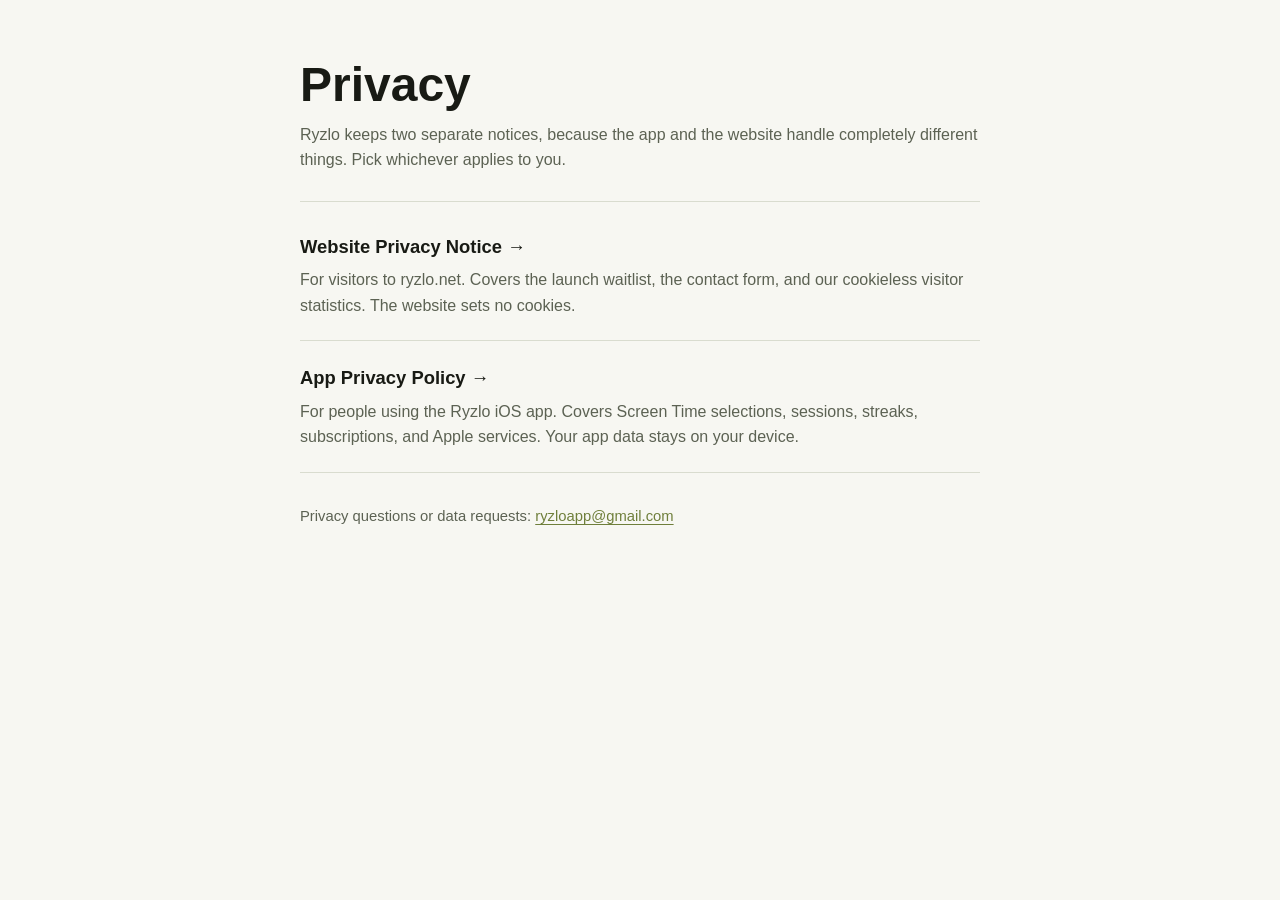
<file: privacy/index.html>
<!doctype html>
<html lang="en">
  <head>
    <meta charset="utf-8">
    <meta name="viewport" content="width=device-width, initial-scale=1">
    <title>Privacy | Ryzlo</title>
    <meta name="description" content="Ryzlo privacy: the website notice covers ryzlo.net, the app policy covers the iOS app.">
    <link rel="canonical" href="https://ryzlo.net/privacy/">
    <style>
      :root { color-scheme: light dark; --bg:#f7f7f2; --text:#181a14; --muted:#5c6253; --rule:#d9dccf; --accent:#6f7f3b; }
      @media (prefers-color-scheme: dark) {
        :root { --bg:#11130f; --text:#f3f4ed; --muted:#b5baa7; --rule:#303427; --accent:#b7c768; }
      }
      * { box-sizing: border-box; }
      body { margin:0; background:var(--bg); color:var(--text); line-height:1.6;
             font-family:-apple-system, BlinkMacSystemFont, "Segoe UI", sans-serif; }
      main { width:min(680px, calc(100% - 32px)); margin:0 auto; padding:56px 0 72px; }
      h1 { margin:0 0 8px; font-size:clamp(2rem, 6vw, 3rem); line-height:1.2; }
      .lede { color:var(--muted); border-bottom:1px solid var(--rule); padding-bottom:28px; margin:0 0 8px; }
      a { color:var(--accent); text-underline-offset:3px; }
      .card { display:block; padding:22px 0; border-bottom:1px solid var(--rule); text-decoration:none; color:inherit; }
      .card h2 { margin:0 0 6px; font-size:1.15rem; }
      .card p { margin:0; color:var(--muted); }
      .card:hover h2 { color:var(--accent); }
      footer { margin-top:32px; color:var(--muted); font-size:.925rem; }
    </style>
  </head>
  <body>
    <main>
      <h1>Privacy</h1>
      <p class="lede">Ryzlo keeps two separate notices, because the app and the website handle
        completely different things. Pick whichever applies to you.</p>

      <a class="card" href="../privacy.html">
        <h2>Website Privacy Notice &rarr;</h2>
        <p>For visitors to ryzlo.net. Covers the launch waitlist, the contact form, and our
          cookieless visitor statistics. The website sets no cookies.</p>
      </a>

      <a class="card" href="../focus/privacy-policy/">
        <h2>App Privacy Policy &rarr;</h2>
        <p>For people using the Ryzlo iOS app. Covers Screen Time selections, sessions, streaks,
          subscriptions, and Apple services. Your app data stays on your device.</p>
      </a>

      <footer>
        <p>Privacy questions or data requests: <a href="mailto:ryzloapp@gmail.com">ryzloapp@gmail.com</a></p>
      </footer>
    </main>
  </body>
</html>
</file>
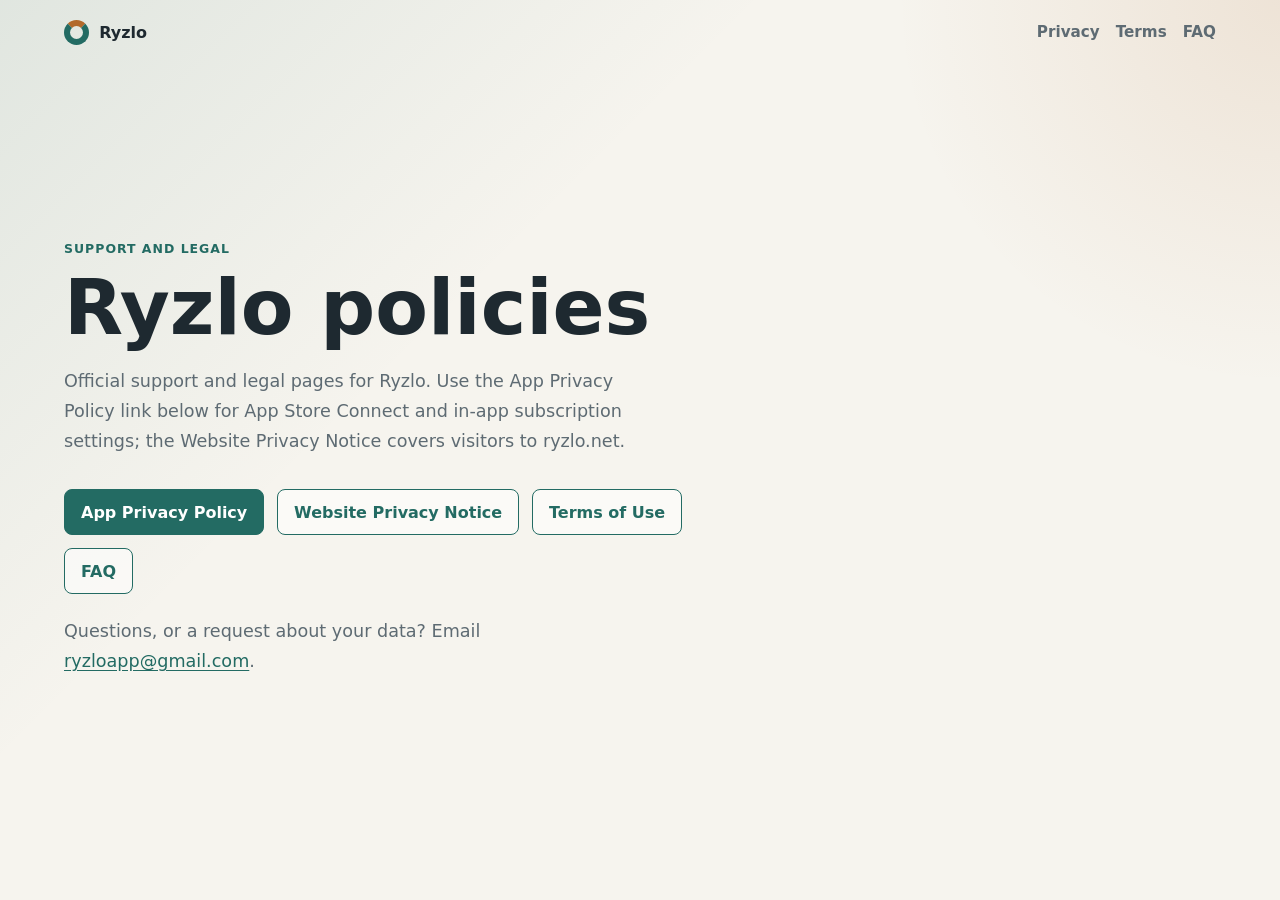
<file: support/index.html>
<!doctype html>
<html lang="en">
  <head>
    <meta charset="utf-8">
    <meta name="viewport" content="width=device-width, initial-scale=1">
    <meta name="description" content="Ryzlo support and legal pages.">
    <title>Ryzlo</title>
    <link rel="stylesheet" href="/assets/styles.css">
  </head>
  <body>
    <header class="site-header">
      <a class="brand" href="/" aria-label="Ryzlo home">
        <span class="brand-mark" aria-hidden="true"></span>
        <span>Ryzlo</span>
      </a>
      <nav aria-label="Legal">
        <a href="/privacy/">Privacy</a>
        <a href="/terms/">Terms</a>
        <a href="/faq/">FAQ</a>
      </nav>
    </header>

    <main class="page-shell">
      <section class="intro">
        <p class="eyebrow">Support and Legal</p>
        <h1>Ryzlo policies</h1>
        <p>
          Official support and legal pages for Ryzlo. Use the App Privacy Policy
          link below for App Store Connect and in-app subscription settings; the
          Website Privacy Notice covers visitors to ryzlo.net.
        </p>
        <div class="actions" aria-label="Primary links">
          <a class="button" href="/focus/privacy-policy/">App Privacy Policy</a>
          <a class="button secondary" href="/privacy.html">Website Privacy Notice</a>
          <a class="button secondary" href="/terms/">Terms of Use</a>
          <a class="button secondary" href="/faq/">FAQ</a>
        </div>
        <p>
          Questions, or a request about your data? Email
          <a href="mailto:ryzloapp@gmail.com">ryzloapp@gmail.com</a>.
        </p>
      </section>
    </main>
  </body>
</html>
</file>
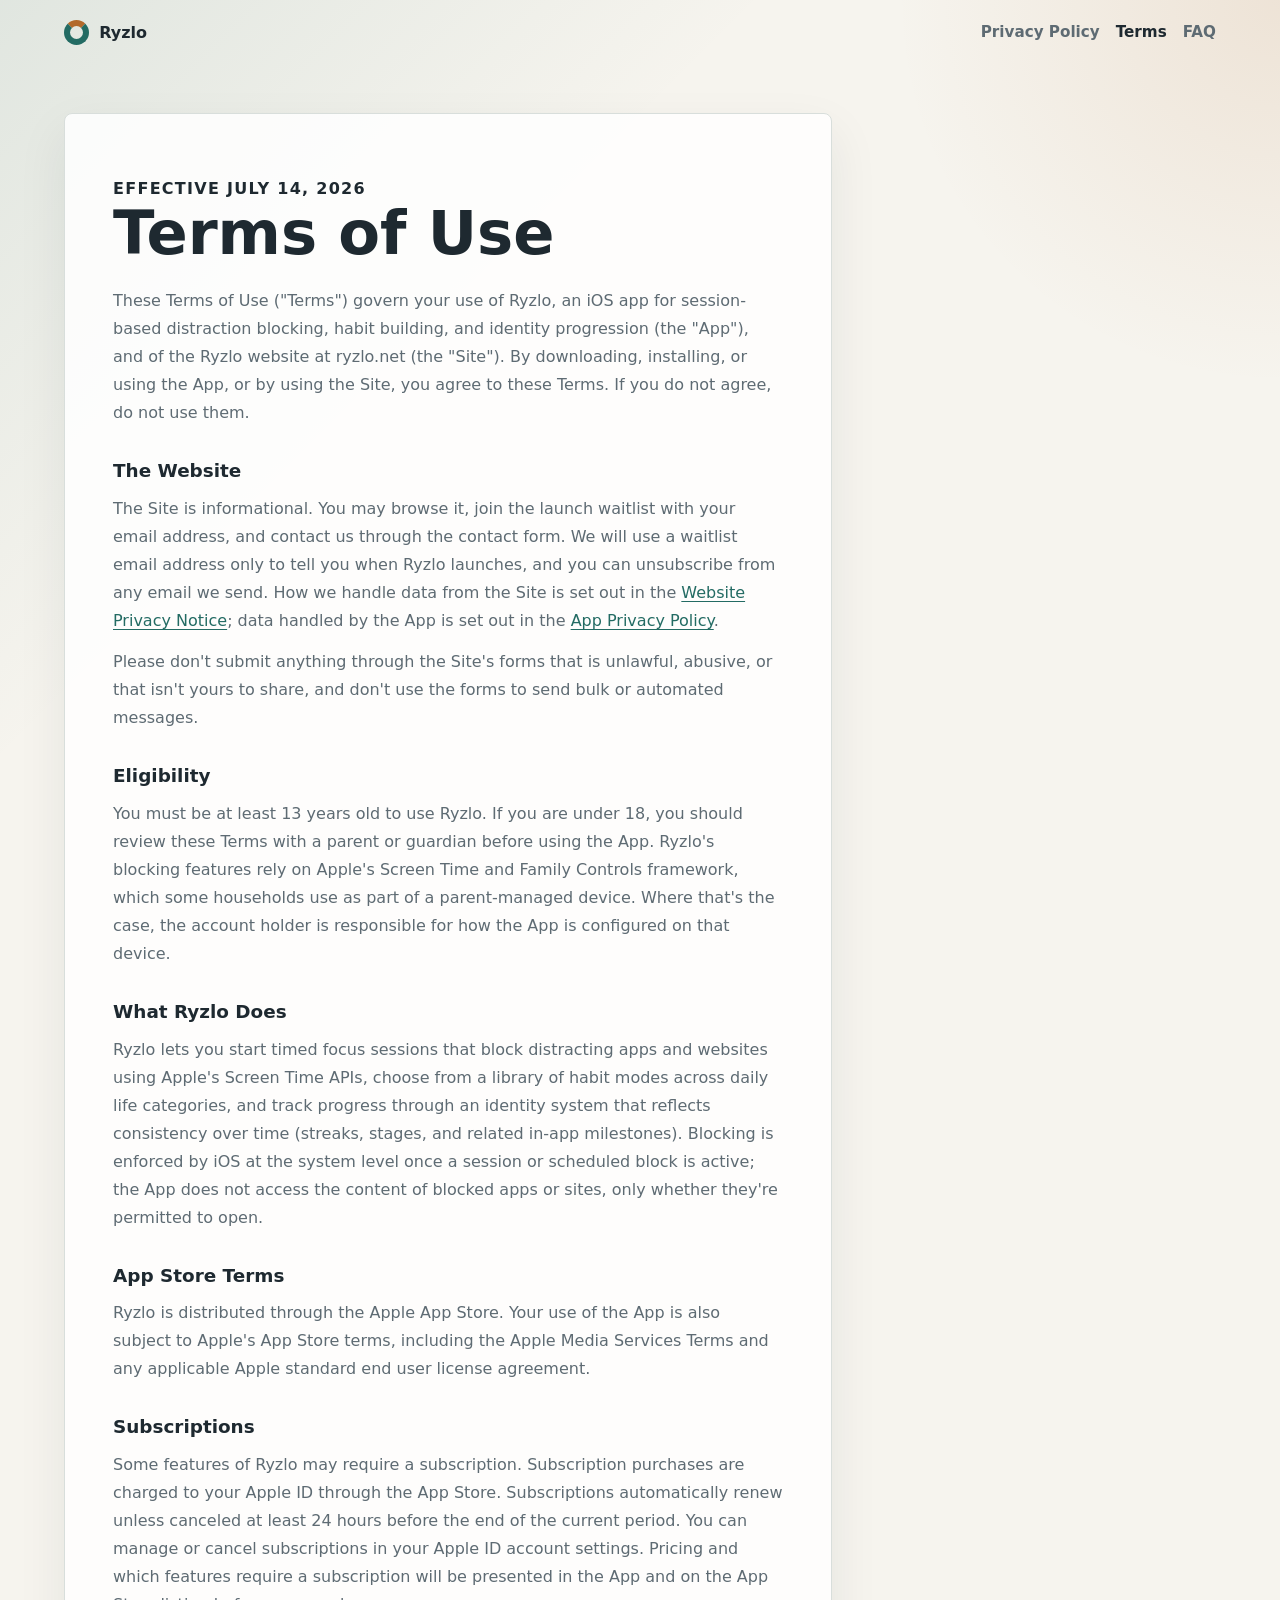
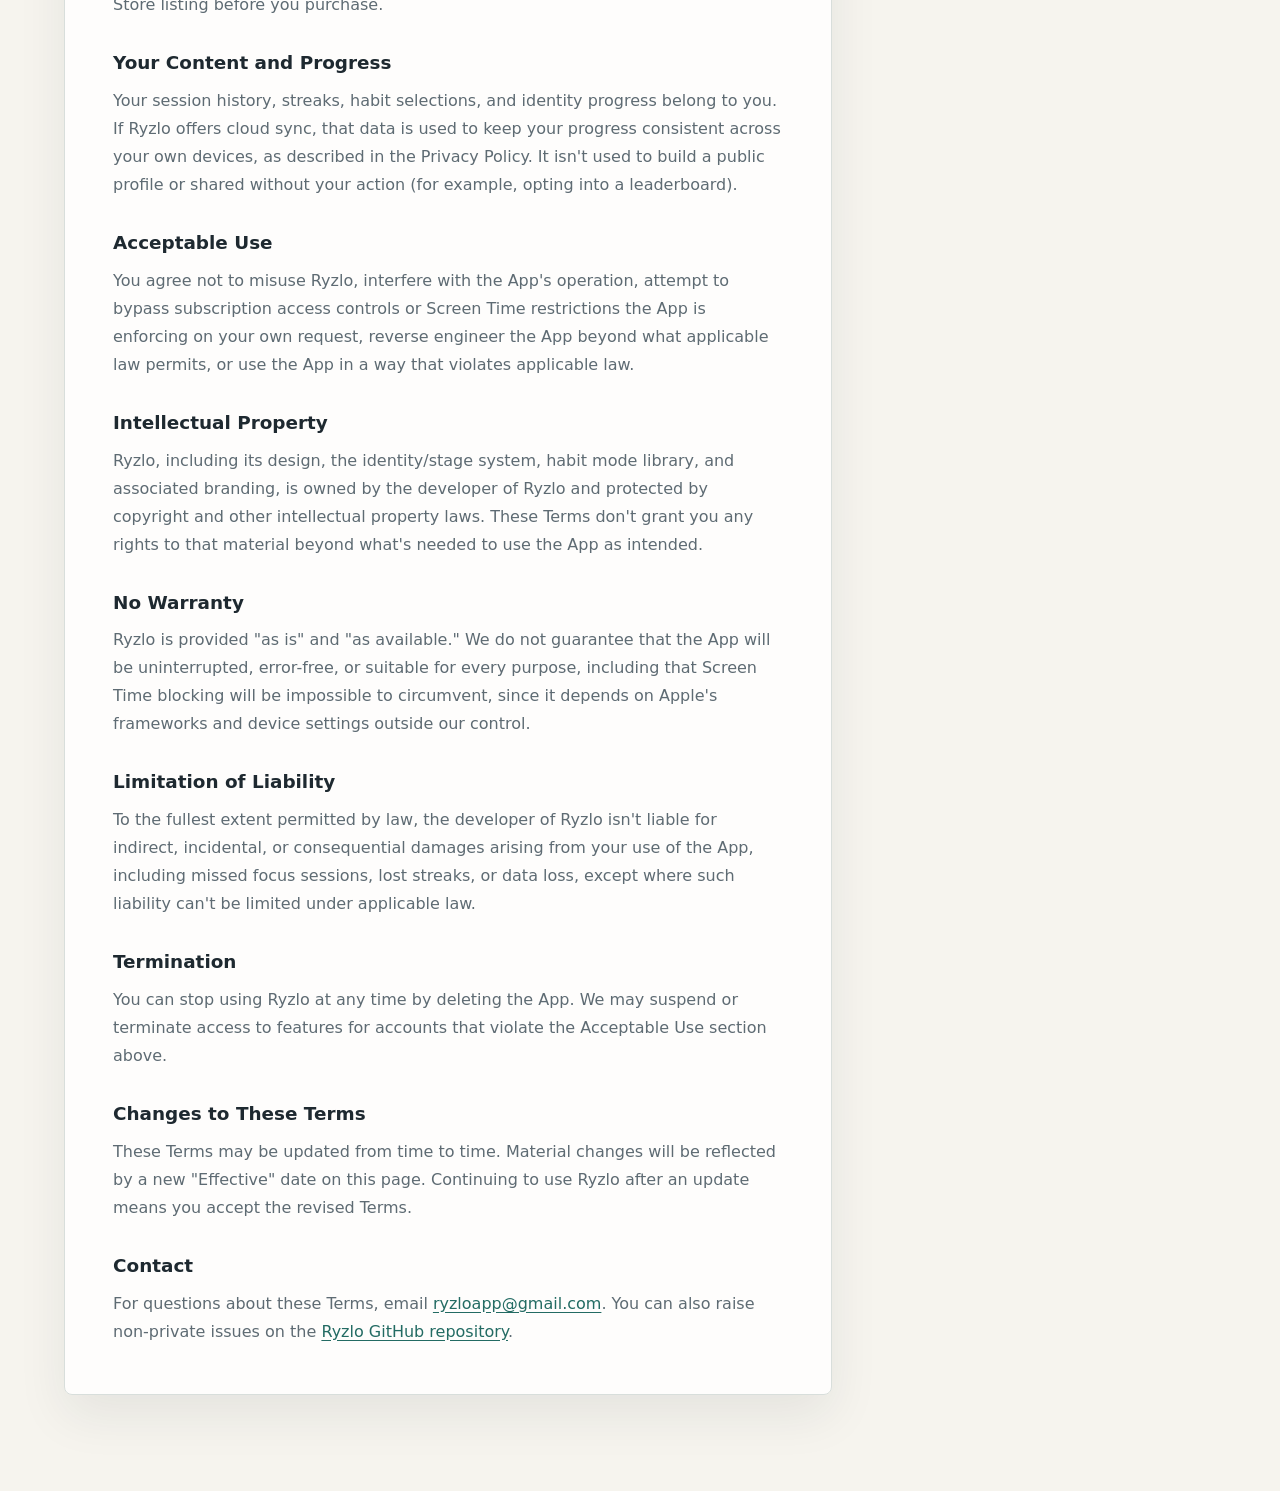
<file: terms/index.html>
<!doctype html>
<html lang="en">
  <head>
    <meta charset="utf-8">
    <meta name="viewport" content="width=device-width, initial-scale=1">
    <meta name="description" content="Terms of Use for Ryzlo, the session-based iOS app for blocking distractions, building habits, and growing a focus identity.">
    <title>Terms of Use | Ryzlo</title>
    <link rel="stylesheet" href="../assets/styles.css">
  </head>
  <body>
    <header class="site-header">
      <a class="brand" href="../" aria-label="Ryzlo home">
        <span class="brand-mark" aria-hidden="true"></span>
        <span>Ryzlo</span>
      </a>
      <nav aria-label="Legal">
        <a href="../privacy/">Privacy Policy</a>
        <a aria-current="page" href="./">Terms</a>
        <a href="../faq/">FAQ</a>
      </nav>
    </header>

    <main class="document-shell">
      <article class="legal-document">
        <p class="eyebrow">Effective July 14, 2026</p>
        <h1>Terms of Use</h1>

        <p>
          These Terms of Use ("Terms") govern your use of Ryzlo, an iOS app for
          session-based distraction blocking, habit building, and identity
          progression (the "App"), and of the Ryzlo website at ryzlo.net (the
          "Site"). By downloading, installing, or using the App, or by using the
          Site, you agree to these Terms. If you do not agree, do not use them.
        </p>

        <h2>The Website</h2>
        <p>
          The Site is informational. You may browse it, join the launch waitlist
          with your email address, and contact us through the contact form. We
          will use a waitlist email address only to tell you when Ryzlo launches,
          and you can unsubscribe from any email we send. How we handle data from
          the Site is set out in the
          <a href="https://ryzlo.net/privacy.html">Website Privacy Notice</a>;
          data handled by the App is set out in the
          <a href="https://ryzlo.net/focus/privacy-policy/">App Privacy Policy</a>.
        </p>
        <p>
          Please don't submit anything through the Site's forms that is unlawful,
          abusive, or that isn't yours to share, and don't use the forms to send
          bulk or automated messages.
        </p>

        <h2>Eligibility</h2>
        <p>
          You must be at least 13 years old to use Ryzlo. If you are under 18,
          you should review these Terms with a parent or guardian before using
          the App. Ryzlo's blocking features rely on Apple's Screen Time and
          Family Controls framework, which some households use as part of a
          parent-managed device. Where that's the case, the account holder is
          responsible for how the App is configured on that device.
        </p>

        <h2>What Ryzlo Does</h2>
        <p>
          Ryzlo lets you start timed focus sessions that block distracting
          apps and websites using Apple's Screen Time APIs, choose from a
          library of habit modes across daily life categories, and track
          progress through an identity system that reflects consistency over
          time (streaks, stages, and related in-app milestones). Blocking is
          enforced by iOS at the system level once a session or scheduled
          block is active; the App does not access the content of blocked
          apps or sites, only whether they're permitted to open.
        </p>

        <h2>App Store Terms</h2>
        <p>
          Ryzlo is distributed through the Apple App Store. Your use of the
          App is also subject to Apple's App Store terms, including the Apple
          Media Services Terms and any applicable Apple standard end user
          license agreement.
        </p>

        <h2>Subscriptions</h2>
        <p>
          Some features of Ryzlo may require a subscription. Subscription
          purchases are charged to your Apple ID through the App Store.
          Subscriptions automatically renew unless canceled at least 24 hours
          before the end of the current period. You can manage or cancel
          subscriptions in your Apple ID account settings. Pricing and which
          features require a subscription will be presented in the App and on
          the App Store listing before you purchase.
        </p>

        <h2>Your Content and Progress</h2>
        <p>
          Your session history, streaks, habit selections, and identity
          progress belong to you. If Ryzlo offers cloud sync, that data is
          used to keep your progress consistent across your own devices, as
          described in the Privacy Policy. It isn't used to build a public
          profile or shared without your action (for example, opting into a
          leaderboard).
        </p>

        <h2>Acceptable Use</h2>
        <p>
          You agree not to misuse Ryzlo, interfere with the App's operation,
          attempt to bypass subscription access controls or Screen Time
          restrictions the App is enforcing on your own request, reverse
          engineer the App beyond what applicable law permits, or use the App
          in a way that violates applicable law.
        </p>

        <h2>Intellectual Property</h2>
        <p>
          Ryzlo, including its design, the identity/stage system, habit mode
          library, and associated branding, is owned by the developer of
          Ryzlo and protected by copyright and other intellectual property
          laws. These Terms don't grant you any rights to that material
          beyond what's needed to use the App as intended.
        </p>

        <h2>No Warranty</h2>
        <p>
          Ryzlo is provided "as is" and "as available." We do not guarantee
          that the App will be uninterrupted, error-free, or suitable for
          every purpose, including that Screen Time blocking will be
          impossible to circumvent, since it depends on Apple's frameworks and
          device settings outside our control.
        </p>

        <h2>Limitation of Liability</h2>
        <p>
          To the fullest extent permitted by law, the developer of Ryzlo
          isn't liable for indirect, incidental, or consequential damages
          arising from your use of the App, including missed focus sessions,
          lost streaks, or data loss, except where such liability can't be
          limited under applicable law.
        </p>

        <h2>Termination</h2>
        <p>
          You can stop using Ryzlo at any time by deleting the App. We may
          suspend or terminate access to features for accounts that violate
          the Acceptable Use section above.
        </p>

        <h2>Changes to These Terms</h2>
        <p>
          These Terms may be updated from time to time. Material changes will
          be reflected by a new "Effective" date on this page. Continuing to
          use Ryzlo after an update means you accept the revised Terms.
        </p>

        <h2>Contact</h2>
        <p>
          For questions about these Terms, email
          <a href="mailto:ryzloapp@gmail.com">ryzloapp@gmail.com</a>. You can also
          raise non-private issues on the
          <a href="https://github.com/yasiqb89/focus/issues">Ryzlo GitHub repository</a>.
        </p>
      </article>
    </main>
  </body>
</html>
</file>
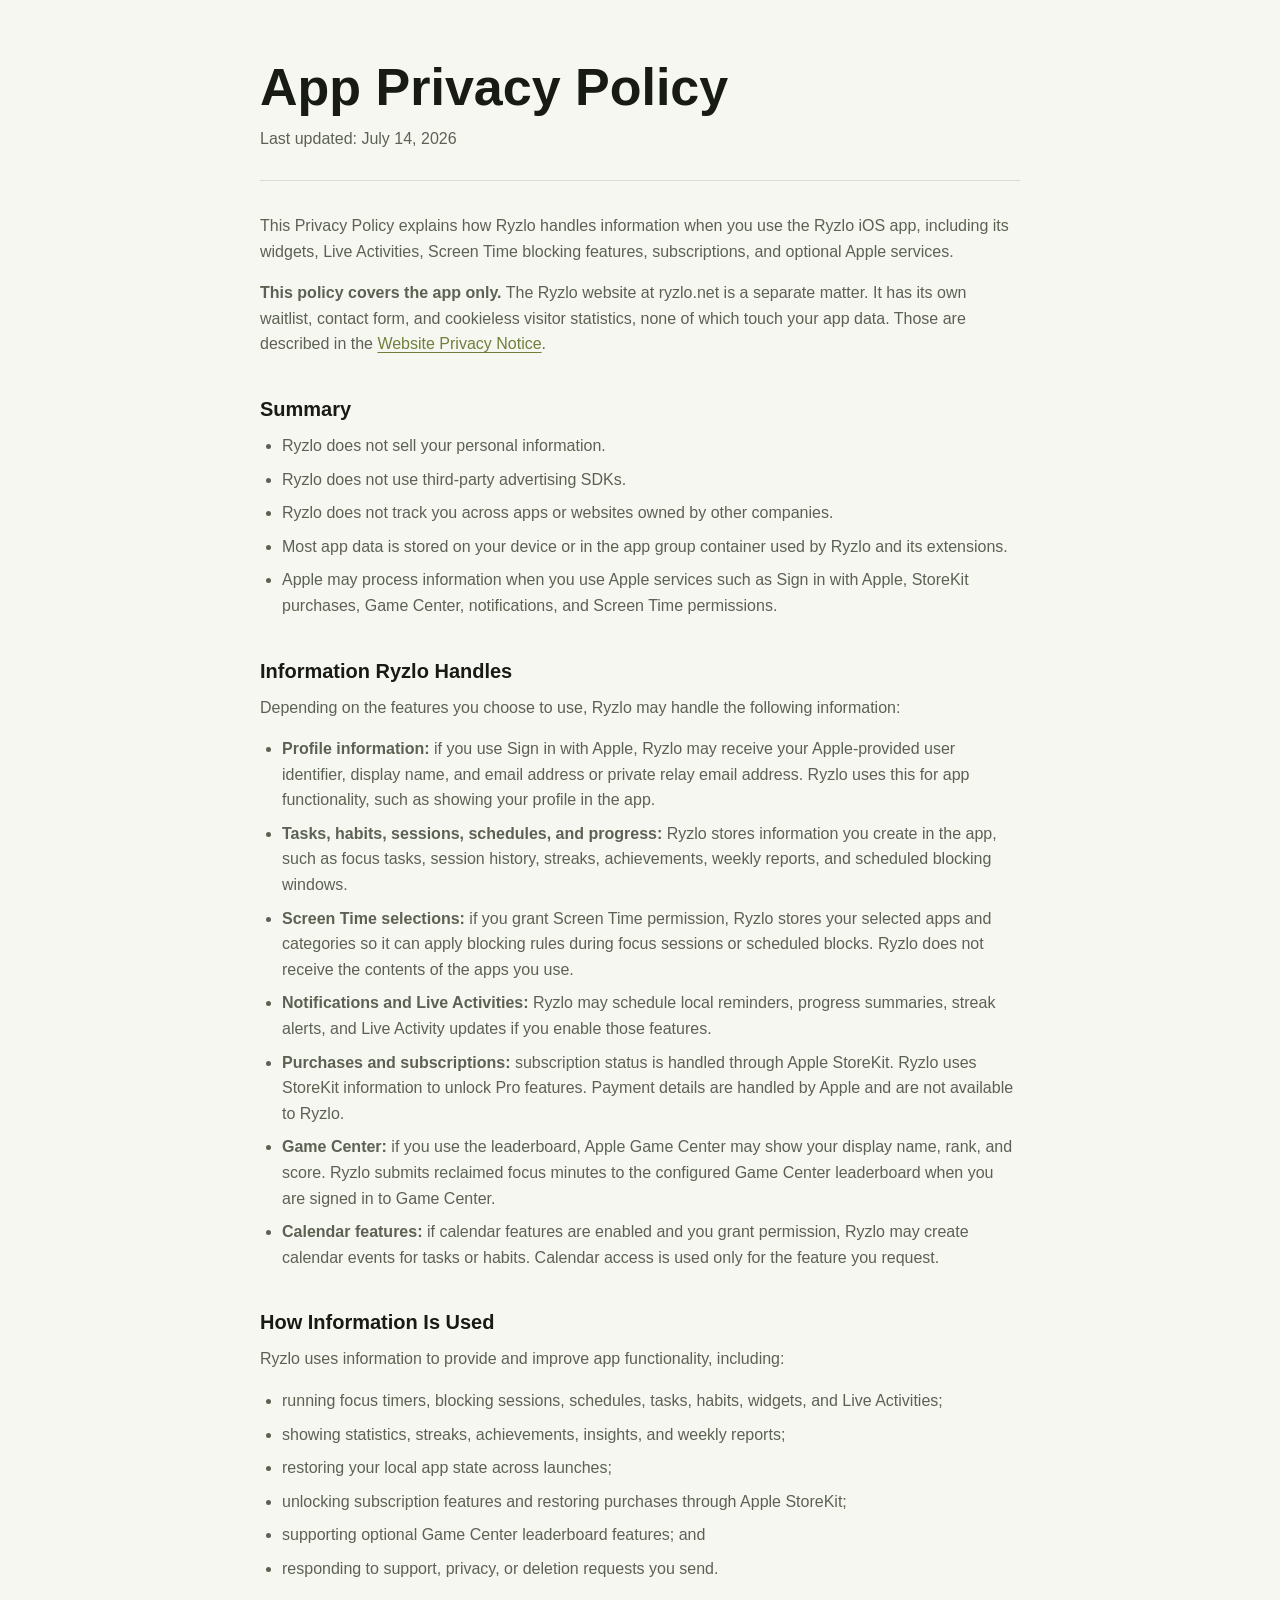
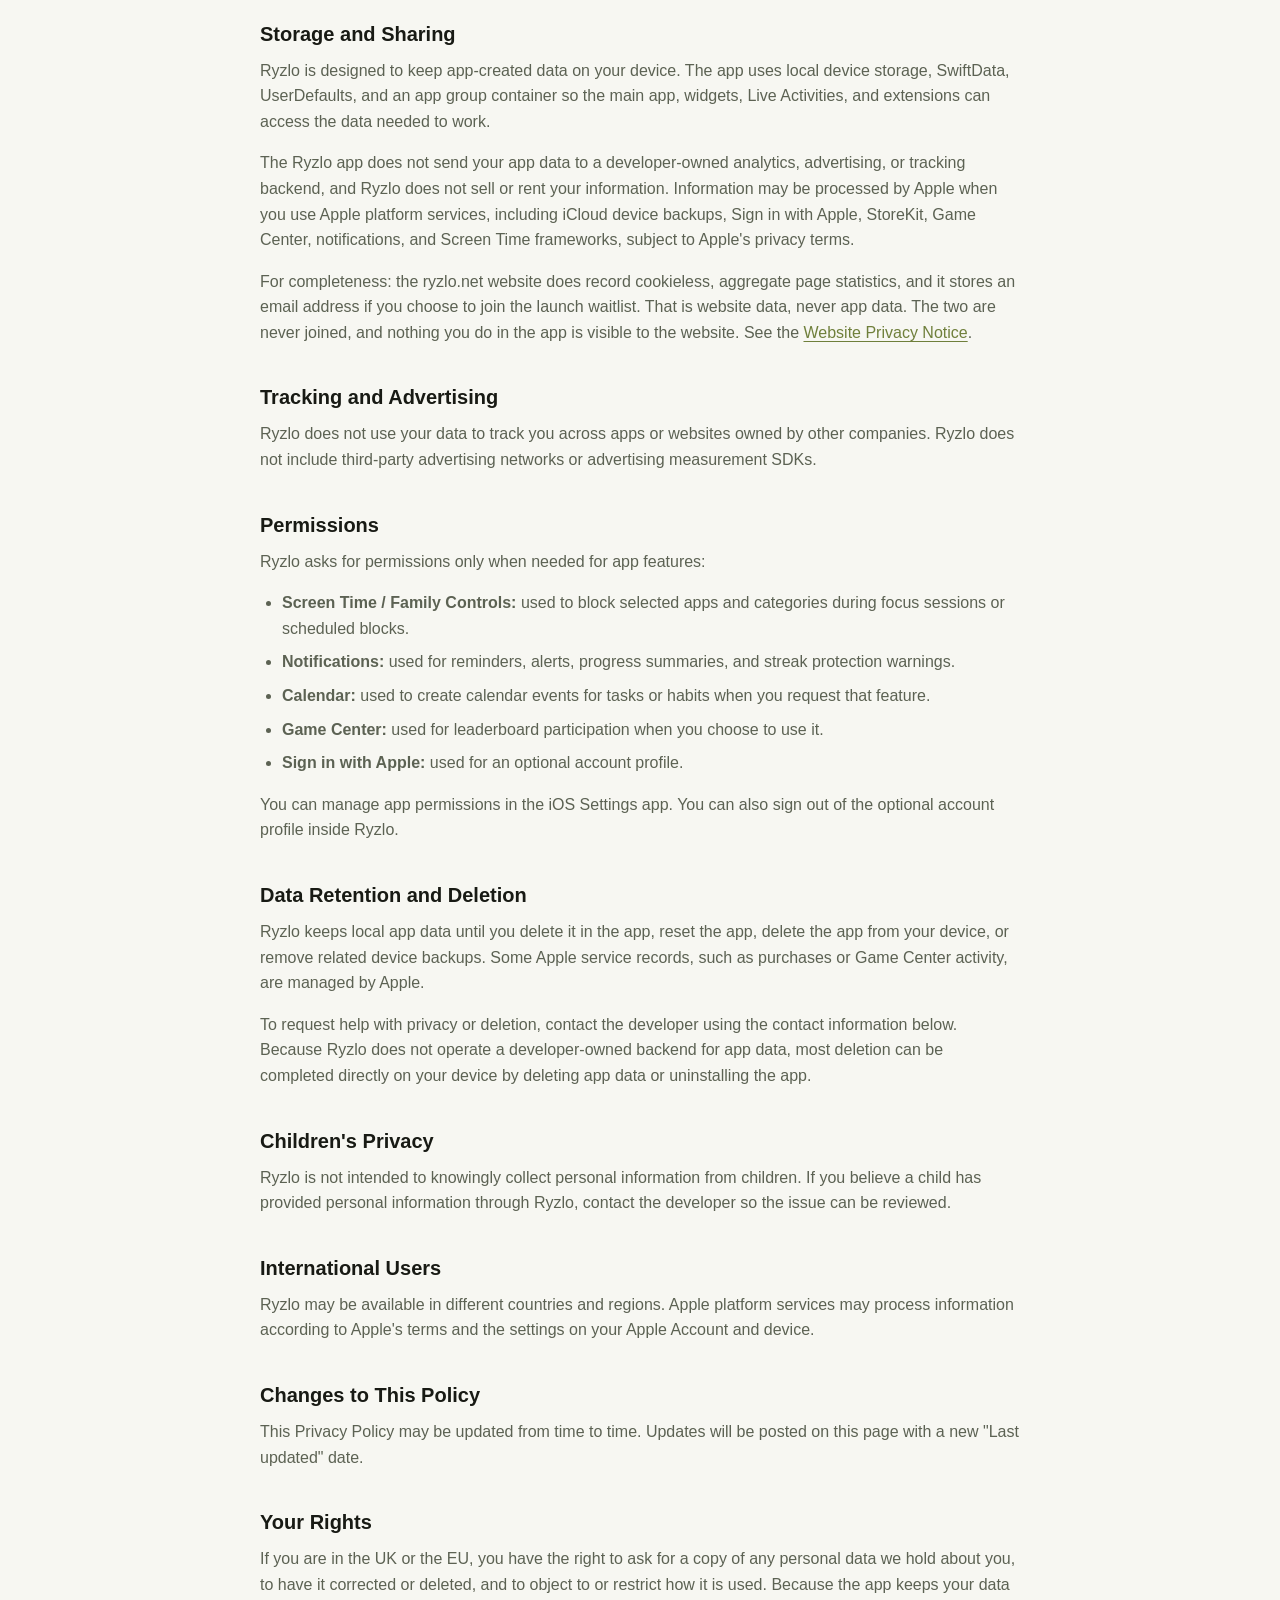
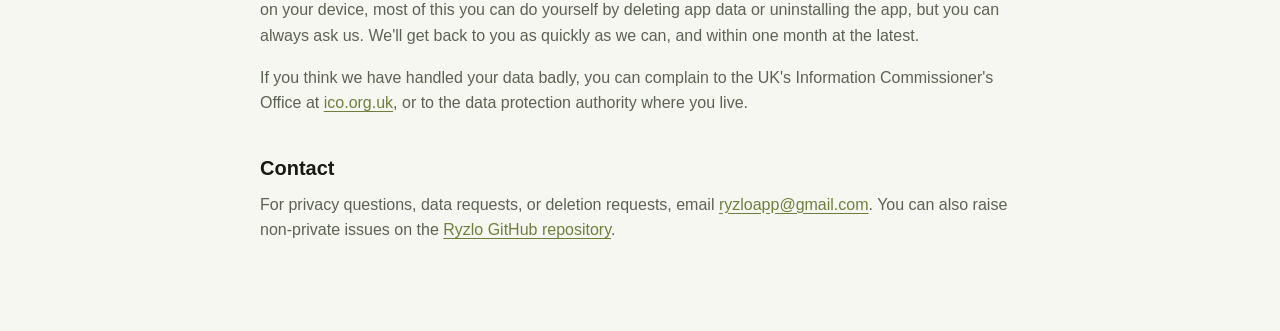
<file: focus/privacy-policy/index.html>
<!doctype html>
<html lang="en">
<head>
  <meta charset="utf-8">
  <meta name="viewport" content="width=device-width, initial-scale=1">
  <title>Ryzlo Privacy Policy</title>
  <meta name="description" content="Privacy Policy for the Ryzlo iOS app.">
  <style>
    :root {
      color-scheme: light dark;
      --bg: #f7f7f2;
      --text: #181a14;
      --muted: #5c6253;
      --rule: #d9dccf;
      --accent: #6f7f3b;
    }

    @media (prefers-color-scheme: dark) {
      :root {
        --bg: #11130f;
        --text: #f3f4ed;
        --muted: #b5baa7;
        --rule: #303427;
        --accent: #b7c768;
      }
    }

    * {
      box-sizing: border-box;
    }

    body {
      margin: 0;
      background: var(--bg);
      color: var(--text);
      font-family: -apple-system, BlinkMacSystemFont, "Segoe UI", sans-serif;
      line-height: 1.6;
    }

    main {
      width: min(760px, calc(100% - 32px));
      margin: 0 auto;
      padding: 56px 0 72px;
    }

    h1,
    h2 {
      line-height: 1.2;
      letter-spacing: 0;
    }

    h1 {
      margin: 0 0 8px;
      font-size: clamp(2rem, 6vw, 3.25rem);
    }

    h2 {
      margin: 40px 0 12px;
      font-size: 1.25rem;
    }

    p,
    ul {
      margin: 0 0 16px;
      color: var(--muted);
    }

    ul {
      padding-left: 22px;
    }

    li {
      margin: 8px 0;
    }

    a {
      color: var(--accent);
      text-underline-offset: 3px;
    }

    .updated {
      color: var(--muted);
      border-bottom: 1px solid var(--rule);
      padding-bottom: 28px;
      margin-bottom: 32px;
    }
  </style>
</head>
<body>
  <main>
    <h1>App Privacy Policy</h1>
    <p class="updated">Last updated: July 14, 2026</p>

    <p>
      This Privacy Policy explains how Ryzlo handles information when you use the Ryzlo iOS app,
      including its widgets, Live Activities, Screen Time blocking features, subscriptions, and
      optional Apple services.
    </p>
    <p>
      <strong>This policy covers the app only.</strong> The Ryzlo website at ryzlo.net is a separate
      matter. It has its own waitlist, contact form, and cookieless visitor statistics, none of which
      touch your app data. Those are described in the
      <a href="https://ryzlo.net/privacy.html">Website Privacy Notice</a>.
    </p>

    <h2>Summary</h2>
    <ul>
      <li>Ryzlo does not sell your personal information.</li>
      <li>Ryzlo does not use third-party advertising SDKs.</li>
      <li>Ryzlo does not track you across apps or websites owned by other companies.</li>
      <li>Most app data is stored on your device or in the app group container used by Ryzlo and its extensions.</li>
      <li>Apple may process information when you use Apple services such as Sign in with Apple, StoreKit purchases, Game Center, notifications, and Screen Time permissions.</li>
    </ul>

    <h2>Information Ryzlo Handles</h2>
    <p>Depending on the features you choose to use, Ryzlo may handle the following information:</p>
    <ul>
      <li><strong>Profile information:</strong> if you use Sign in with Apple, Ryzlo may receive your Apple-provided user identifier, display name, and email address or private relay email address. Ryzlo uses this for app functionality, such as showing your profile in the app.</li>
      <li><strong>Tasks, habits, sessions, schedules, and progress:</strong> Ryzlo stores information you create in the app, such as focus tasks, session history, streaks, achievements, weekly reports, and scheduled blocking windows.</li>
      <li><strong>Screen Time selections:</strong> if you grant Screen Time permission, Ryzlo stores your selected apps and categories so it can apply blocking rules during focus sessions or scheduled blocks. Ryzlo does not receive the contents of the apps you use.</li>
      <li><strong>Notifications and Live Activities:</strong> Ryzlo may schedule local reminders, progress summaries, streak alerts, and Live Activity updates if you enable those features.</li>
      <li><strong>Purchases and subscriptions:</strong> subscription status is handled through Apple StoreKit. Ryzlo uses StoreKit information to unlock Pro features. Payment details are handled by Apple and are not available to Ryzlo.</li>
      <li><strong>Game Center:</strong> if you use the leaderboard, Apple Game Center may show your display name, rank, and score. Ryzlo submits reclaimed focus minutes to the configured Game Center leaderboard when you are signed in to Game Center.</li>
      <li><strong>Calendar features:</strong> if calendar features are enabled and you grant permission, Ryzlo may create calendar events for tasks or habits. Calendar access is used only for the feature you request.</li>
    </ul>

    <h2>How Information Is Used</h2>
    <p>Ryzlo uses information to provide and improve app functionality, including:</p>
    <ul>
      <li>running focus timers, blocking sessions, schedules, tasks, habits, widgets, and Live Activities;</li>
      <li>showing statistics, streaks, achievements, insights, and weekly reports;</li>
      <li>restoring your local app state across launches;</li>
      <li>unlocking subscription features and restoring purchases through Apple StoreKit;</li>
      <li>supporting optional Game Center leaderboard features; and</li>
      <li>responding to support, privacy, or deletion requests you send.</li>
    </ul>

    <h2>Storage and Sharing</h2>
    <p>
      Ryzlo is designed to keep app-created data on your device. The app uses local device storage,
      SwiftData, UserDefaults, and an app group container so the main app, widgets, Live Activities,
      and extensions can access the data needed to work.
    </p>
    <p>
      The Ryzlo app does not send your app data to a developer-owned analytics, advertising, or
      tracking backend, and Ryzlo does not sell or rent your information. Information may be processed
      by Apple when you use Apple platform services, including iCloud device backups, Sign in with
      Apple, StoreKit, Game Center, notifications, and Screen Time frameworks, subject to Apple's
      privacy terms.
    </p>
    <p>
      For completeness: the ryzlo.net website does record cookieless, aggregate page statistics, and it
      stores an email address if you choose to join the launch waitlist. That is website data, never app data. The two are never joined, and nothing you do in the app is visible to the website. See
      the <a href="https://ryzlo.net/privacy.html">Website Privacy Notice</a>.
    </p>

    <h2>Tracking and Advertising</h2>
    <p>
      Ryzlo does not use your data to track you across apps or websites owned by other companies. Ryzlo
      does not include third-party advertising networks or advertising measurement SDKs.
    </p>

    <h2>Permissions</h2>
    <p>Ryzlo asks for permissions only when needed for app features:</p>
    <ul>
      <li><strong>Screen Time / Family Controls:</strong> used to block selected apps and categories during focus sessions or scheduled blocks.</li>
      <li><strong>Notifications:</strong> used for reminders, alerts, progress summaries, and streak protection warnings.</li>
      <li><strong>Calendar:</strong> used to create calendar events for tasks or habits when you request that feature.</li>
      <li><strong>Game Center:</strong> used for leaderboard participation when you choose to use it.</li>
      <li><strong>Sign in with Apple:</strong> used for an optional account profile.</li>
    </ul>
    <p>
      You can manage app permissions in the iOS Settings app. You can also sign out of the optional
      account profile inside Ryzlo.
    </p>

    <h2>Data Retention and Deletion</h2>
    <p>
      Ryzlo keeps local app data until you delete it in the app, reset the app, delete the app from
      your device, or remove related device backups. Some Apple service records, such as purchases or
      Game Center activity, are managed by Apple.
    </p>
    <p>
      To request help with privacy or deletion, contact the developer using the contact information
      below. Because Ryzlo does not operate a developer-owned backend for app data, most deletion can
      be completed directly on your device by deleting app data or uninstalling the app.
    </p>

    <h2>Children's Privacy</h2>
    <p>
      Ryzlo is not intended to knowingly collect personal information from children. If you believe a
      child has provided personal information through Ryzlo, contact the developer so the issue can be
      reviewed.
    </p>

    <h2>International Users</h2>
    <p>
      Ryzlo may be available in different countries and regions. Apple platform services may process
      information according to Apple's terms and the settings on your Apple Account and device.
    </p>

    <h2>Changes to This Policy</h2>
    <p>
      This Privacy Policy may be updated from time to time. Updates will be posted on this page with a
      new "Last updated" date.
    </p>

    <h2>Your Rights</h2>
    <p>
      If you are in the UK or the EU, you have the right to ask for a copy of any personal data we hold
      about you, to have it corrected or deleted, and to object to or restrict how it is used. Because
      the app keeps your data on your device, most of this you can do yourself by deleting app data or
      uninstalling the app, but you can always ask us. We'll get back to you as quickly as we can, and
      within one month at the latest.
    </p>
    <p>
      If you think we have handled your data badly, you can complain to the UK's Information
      Commissioner's Office at <a href="https://ico.org.uk/make-a-complaint/">ico.org.uk</a>, or to the
      data protection authority where you live.
    </p>

    <h2>Contact</h2>
    <p>
      For privacy questions, data requests, or deletion requests, email
      <a href="mailto:ryzloapp@gmail.com">ryzloapp@gmail.com</a>. You can also raise non-private issues
      on the <a href="https://github.com/yasiqb89/focus/issues">Ryzlo GitHub repository</a>.
    </p>
  </main>
</body>
</html>
</file>
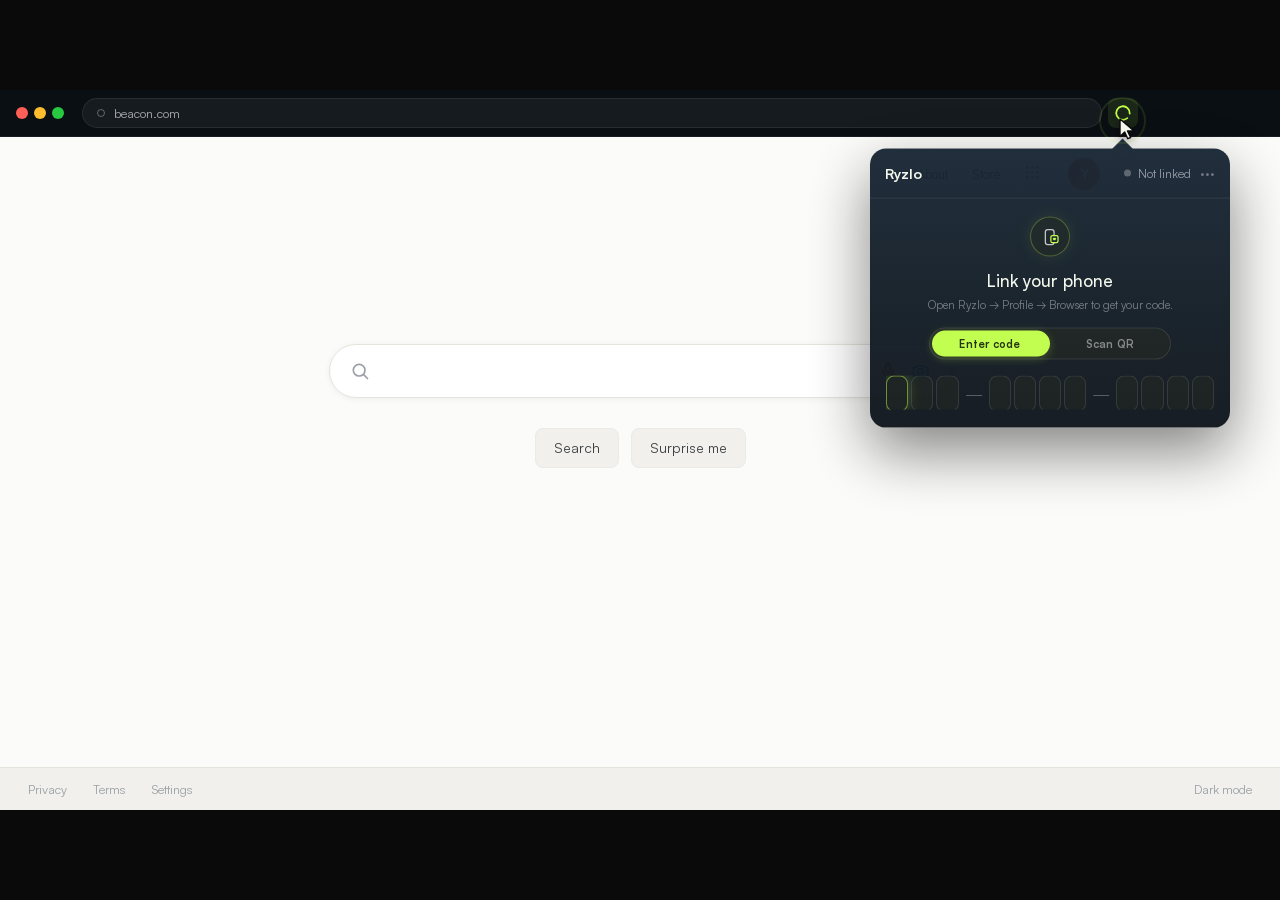
<file: focus-flow.html>
<!DOCTYPE html>
<html lang="en">
<head>
<meta charset="utf-8">
<meta name="viewport" content="width=device-width, initial-scale=1">
<title>Ryzlo — Live Flow demo</title>
<!--
  Precompiled build of the Live Flow demo (embedded on the main page as an
  iframe). The original design-tool export shipped its JSX source plus a
  loader that pulled Babel + React from unpkg and compiled the scene in the
  visitor's browser on every load (~500KB embedded assets — 94% of it Satoshi
  in three formats — plus ~1MB of CDN fetches and a main-thread compile).
  This build compiles the identical JSX once with esbuild (js/flow-bundle.js),
  self-hosts pinned React 18.3.1 UMD (js/vendor/), and keeps only the woff2
  fonts in the weights the scene actually uses. Rendering is pixel-identical.
  Source JSX lives in the original export (git history of this file).
-->
<style>
/* Satoshi — same faces the original embedded, woff2 only, used weights only
   (300/400/500/700; 600 was never shipped and falls back exactly as before). */
@font-face { font-family: 'Satoshi'; src: url("fonts/satoshi-300.woff2") format('woff2'); font-weight: 300; font-display: swap; font-style: normal; }
@font-face { font-family: 'Satoshi'; src: url("fonts/satoshi-400.woff2") format('woff2'); font-weight: 400; font-display: swap; font-style: normal; }
@font-face { font-family: 'Satoshi'; src: url("fonts/satoshi-500.woff2") format('woff2'); font-weight: 500; font-display: swap; font-style: normal; }
@font-face { font-family: 'Satoshi'; src: url("fonts/satoshi-700.woff2") format('woff2'); font-weight: 700; font-display: swap; font-style: normal; }

html, body { margin: 0; height: 100%; background: #06070A; overflow: hidden; }
/* hide the timeline playback bar for a clean web embed */
[data-omelette-chrome] { display: none !important; }
/* remove floating canvas shadow so the stage fills edge to edge */
svg[data-om-exportable-video-with-duration-secs] { box-shadow: none !important; }
</style>
</head>
<body>
<div id="flow-root" style="position:absolute;inset:0"></div>
<script src="js/vendor/react.production.min.js"></script>
<script src="js/vendor/react-dom.production.min.js"></script>
<script src="js/flow-bundle.js"></script>
<script>
  ReactDOM.createRoot(document.getElementById('flow-root'))
    .render(React.createElement(window.FocusFlowVideo));
</script>
</body>
</html>
</file>
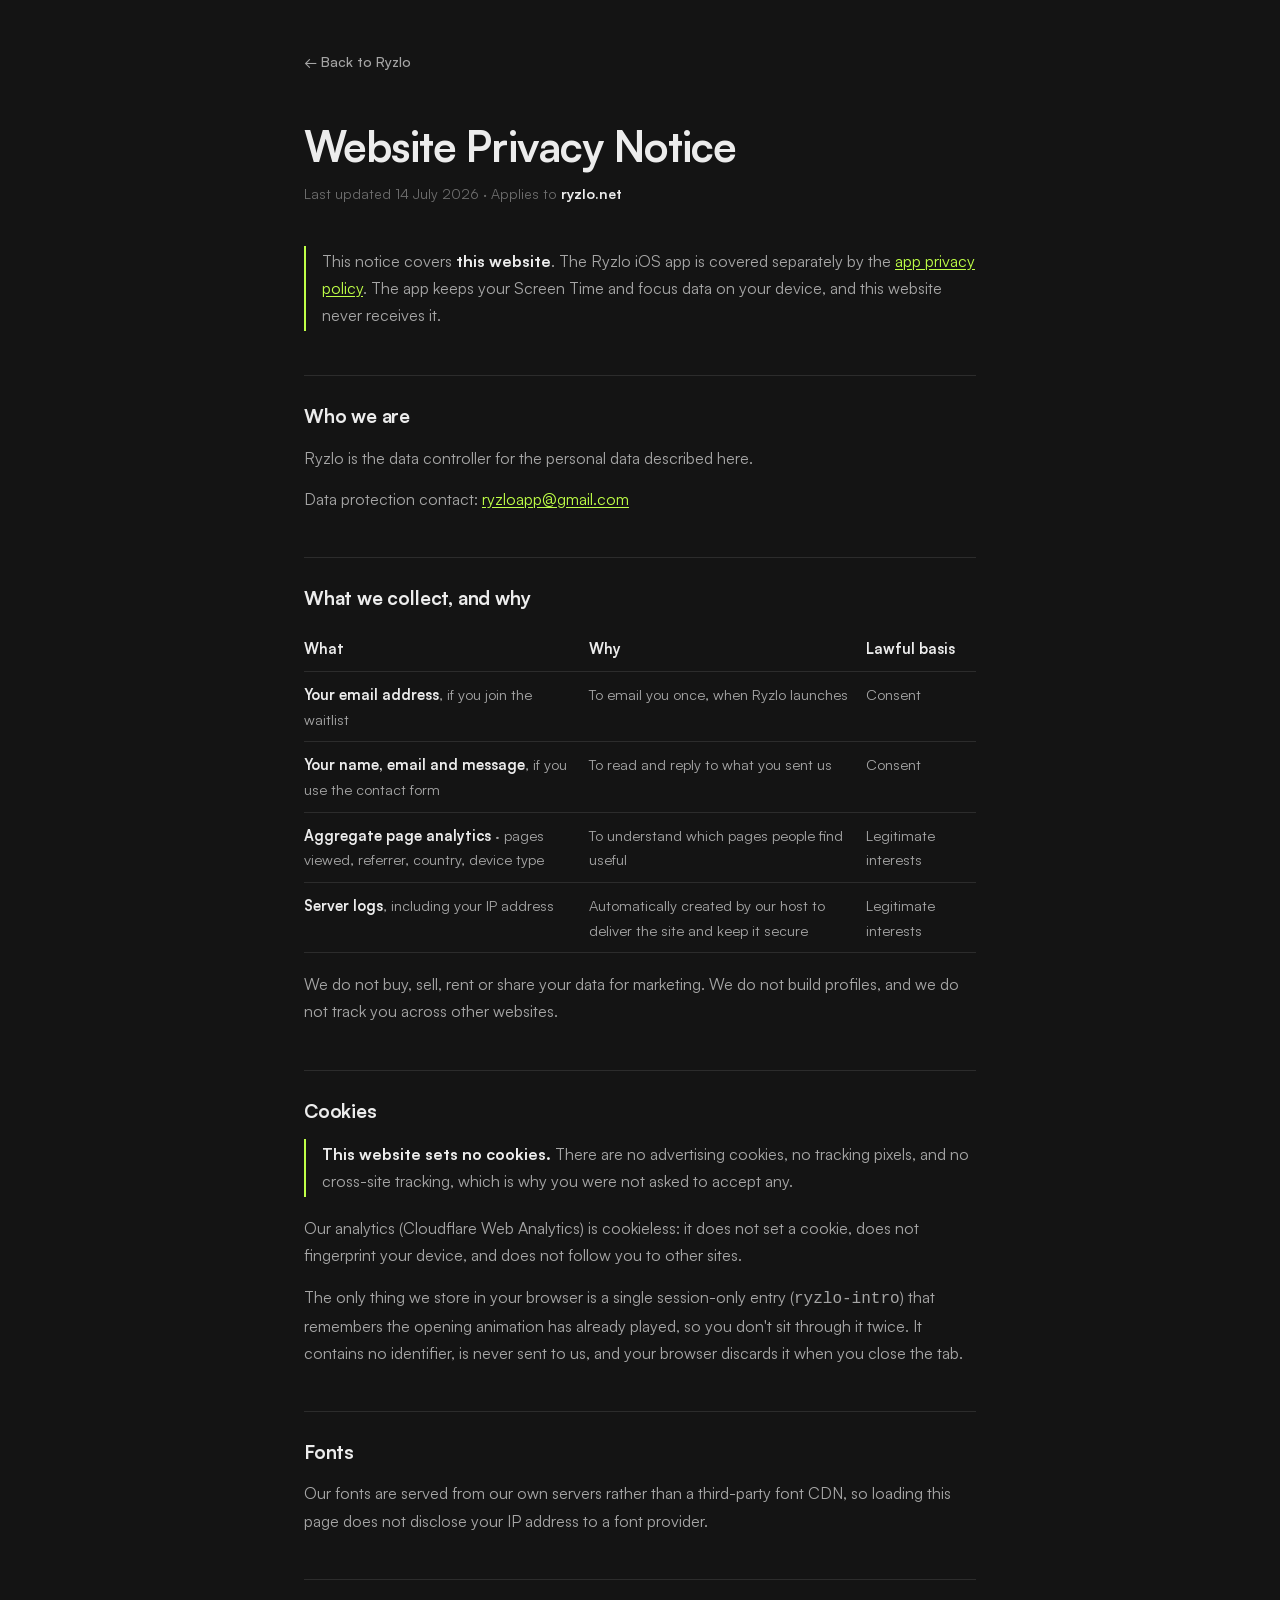
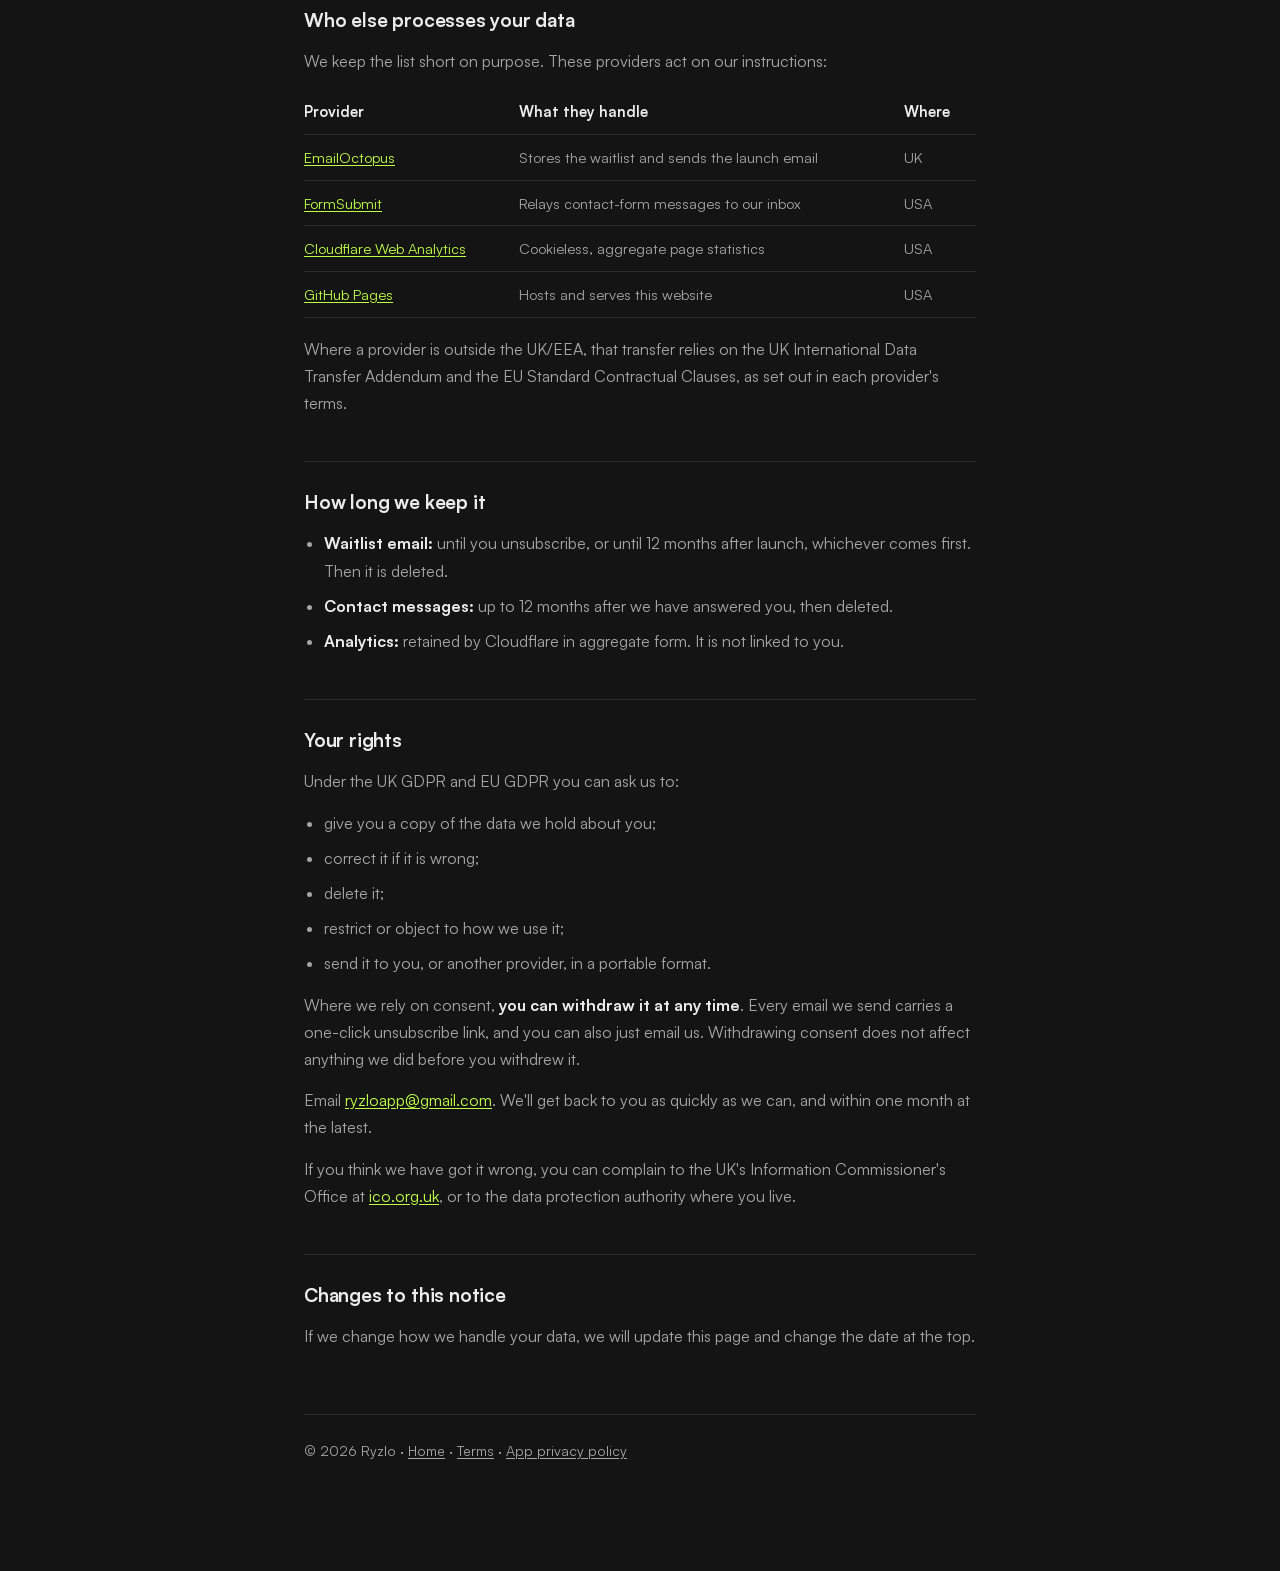
<file: privacy.html>
<!DOCTYPE html>
<html lang="en">
<head>
<meta charset="utf-8"/>
<meta name="viewport" content="width=device-width, initial-scale=1"/>
<title>Website Privacy Notice · Ryzlo</title>
<meta name="description" content="How the ryzlo.net website handles your data: waitlist emails, contact messages, cookieless analytics, and your rights."/>
<meta name="robots" content="index, follow"/>
<link rel="icon" type="image/svg+xml" href="favicon.svg"/>
<link rel="apple-touch-icon" href="img/apple-touch-icon.png"/>

<!-- Deliberately self-contained: no main.js, no css/style.css. That stylesheet
     hides content behind .reveal { opacity: 0 } until GSAP reveals it, so a
     legal page built on it would be blank for anyone with JS off. A privacy
     notice has to be readable unconditionally. Fonts are the same self-hosted
     files the site uses — no third-party CDN here either. -->
<style>
  @font-face { font-family: 'Satoshi'; src: url('fonts/satoshi-400.woff2') format('woff2'); font-weight: 400; font-style: normal; font-display: swap; }
  @font-face { font-family: 'Satoshi'; src: url('fonts/satoshi-500.woff2') format('woff2'); font-weight: 500; font-style: normal; font-display: swap; }
  @font-face { font-family: 'Satoshi'; src: url('fonts/satoshi-700.woff2') format('woff2'); font-weight: 700; font-style: normal; font-display: swap; }

  :root {
    --bg:   #141414;
    --ink:  rgba(255,255,255,0.92);
    --ink-2: rgba(255,255,255,0.62);
    --ink-3: rgba(255,255,255,0.38);
    --lime: #BFFF47;
    --rule: rgba(255,255,255,0.10);
  }
  * { box-sizing: border-box; }
  body {
    margin: 0; background: var(--bg); color: var(--ink);
    font-family: 'Satoshi', system-ui, -apple-system, sans-serif;
    font-size: 16px; line-height: 1.7;
    -webkit-font-smoothing: antialiased;
  }
  .wrap { max-width: 720px; margin: 0 auto; padding: 48px 24px 96px; }

  .back {
    display: inline-flex; align-items: center; gap: 8px;
    color: var(--ink-2); text-decoration: none; font-size: 14px; font-weight: 500;
    margin-bottom: 48px;
  }
  .back:hover { color: var(--lime); }

  h1 { font-size: clamp(30px, 5vw, 42px); font-weight: 700; letter-spacing: -.02em; line-height: 1.15; margin: 0 0 12px; }
  .updated { color: var(--ink-3); font-size: 14px; margin: 0 0 40px; }
  h2 {
    font-size: 19px; font-weight: 700; letter-spacing: -.01em;
    margin: 44px 0 12px; padding-top: 24px; border-top: 1px solid var(--rule);
  }
  h3 { font-size: 16px; font-weight: 700; margin: 24px 0 6px; }
  p, li { color: var(--ink-2); }
  p { margin: 0 0 14px; }
  ul { margin: 0 0 14px; padding-left: 20px; }
  li { margin-bottom: 8px; }
  strong { color: var(--ink); font-weight: 700; }
  a { color: var(--lime); text-decoration: underline; text-underline-offset: 2px; }

  table { width: 100%; border-collapse: collapse; margin: 0 0 18px; font-size: 14.5px; }
  th, td { text-align: left; padding: 10px 12px 10px 0; border-bottom: 1px solid var(--rule); vertical-align: top; color: var(--ink-2); }
  th { color: var(--ink); font-weight: 700; }
  .scroller { overflow-x: auto; }

  .callout {
    border-left: 2px solid var(--lime); padding: 2px 0 2px 16px; margin: 0 0 18px;
  }
  .callout p:last-child { margin-bottom: 0; }

  footer { margin-top: 64px; padding-top: 24px; border-top: 1px solid var(--rule); color: var(--ink-3); font-size: 14px; }
  footer a { color: var(--ink-2); }
</style>
</head>
<body>
<main class="wrap">

  <a class="back" href="index.html">&larr; Back to Ryzlo</a>

  <h1>Website Privacy Notice</h1>
  <p class="updated">Last updated 14 July 2026 · Applies to <strong>ryzlo.net</strong></p>

  <div class="callout">
    <p>This notice covers <strong>this website</strong>. The Ryzlo iOS app is covered separately by the <a href="https://ryzlo.net/focus/privacy-policy/">app privacy policy</a>. The app keeps your Screen Time and focus data on your device, and this website never receives it.</p>
  </div>

  <h2>Who we are</h2>
  <p>Ryzlo is the data controller for the personal data described here.</p>
  <p>Data protection contact: <a href="mailto:ryzloapp@gmail.com">ryzloapp@gmail.com</a></p>

  <h2>What we collect, and why</h2>
  <div class="scroller">
  <table>
    <thead>
      <tr><th>What</th><th>Why</th><th>Lawful basis</th></tr>
    </thead>
    <tbody>
      <tr>
        <td><strong>Your email address</strong>, if you join the waitlist</td>
        <td>To email you once, when Ryzlo launches</td>
        <td>Consent</td>
      </tr>
      <tr>
        <td><strong>Your name, email and message</strong>, if you use the contact form</td>
        <td>To read and reply to what you sent us</td>
        <td>Consent</td>
      </tr>
      <tr>
        <td><strong>Aggregate page analytics</strong> · pages viewed, referrer, country, device type</td>
        <td>To understand which pages people find useful</td>
        <td>Legitimate interests</td>
      </tr>
      <tr>
        <td><strong>Server logs</strong>, including your IP address</td>
        <td>Automatically created by our host to deliver the site and keep it secure</td>
        <td>Legitimate interests</td>
      </tr>
    </tbody>
  </table>
  </div>
  <p>We do not buy, sell, rent or share your data for marketing. We do not build profiles, and we do not track you across other websites.</p>

  <h2>Cookies</h2>
  <div class="callout">
    <p><strong>This website sets no cookies.</strong> There are no advertising cookies, no tracking pixels, and no cross-site tracking, which is why you were not asked to accept any.</p>
  </div>
  <p>Our analytics (Cloudflare Web Analytics) is cookieless: it does not set a cookie, does not fingerprint your device, and does not follow you to other sites.</p>
  <p>The only thing we store in your browser is a single session-only entry (<code>ryzlo-intro</code>) that remembers the opening animation has already played, so you don't sit through it twice. It contains no identifier, is never sent to us, and your browser discards it when you close the tab.</p>

  <h2>Fonts</h2>
  <p>Our fonts are served from our own servers rather than a third-party font CDN, so loading this page does not disclose your IP address to a font provider.</p>

  <h2>Who else processes your data</h2>
  <p>We keep the list short on purpose. These providers act on our instructions:</p>
  <div class="scroller">
  <table>
    <thead>
      <tr><th>Provider</th><th>What they handle</th><th>Where</th></tr>
    </thead>
    <tbody>
      <tr><td><a href="https://emailoctopus.com/legal/privacy">EmailOctopus</a></td><td>Stores the waitlist and sends the launch email</td><td>UK</td></tr>
      <tr><td><a href="https://formsubmit.co/">FormSubmit</a></td><td>Relays contact-form messages to our inbox</td><td>USA</td></tr>
      <tr><td><a href="https://www.cloudflare.com/web-analytics/">Cloudflare Web Analytics</a></td><td>Cookieless, aggregate page statistics</td><td>USA</td></tr>
      <tr><td><a href="https://docs.github.com/site-policy/privacy-policies/github-privacy-statement">GitHub Pages</a></td><td>Hosts and serves this website</td><td>USA</td></tr>
    </tbody>
  </table>
  </div>
  <p>Where a provider is outside the UK/EEA, that transfer relies on the UK International Data Transfer Addendum and the EU Standard Contractual Clauses, as set out in each provider's terms.</p>

  <h2>How long we keep it</h2>
  <ul>
    <li><strong>Waitlist email:</strong> until you unsubscribe, or until 12 months after launch, whichever comes first. Then it is deleted.</li>
    <li><strong>Contact messages:</strong> up to 12 months after we have answered you, then deleted.</li>
    <li><strong>Analytics:</strong> retained by Cloudflare in aggregate form. It is not linked to you.</li>
  </ul>

  <h2>Your rights</h2>
  <p>Under the UK GDPR and EU GDPR you can ask us to:</p>
  <ul>
    <li>give you a copy of the data we hold about you;</li>
    <li>correct it if it is wrong;</li>
    <li>delete it;</li>
    <li>restrict or object to how we use it;</li>
    <li>send it to you, or another provider, in a portable format.</li>
  </ul>
  <p>Where we rely on consent, <strong>you can withdraw it at any time</strong>. Every email we send carries a one-click unsubscribe link, and you can also just email us. Withdrawing consent does not affect anything we did before you withdrew it.</p>
  <p>Email <a href="mailto:ryzloapp@gmail.com">ryzloapp@gmail.com</a>. We'll get back to you as quickly as we can, and within one month at the latest.</p>
  <p>If you think we have got it wrong, you can complain to the UK's Information Commissioner's Office at <a href="https://ico.org.uk/make-a-complaint/">ico.org.uk</a>, or to the data protection authority where you live.</p>

  <h2>Changes to this notice</h2>
  <p>If we change how we handle your data, we will update this page and change the date at the top.</p>

  <footer>
    <p>© 2026 Ryzlo · <a href="index.html">Home</a> · <a href="https://ryzlo.net/terms/">Terms</a> · <a href="https://ryzlo.net/focus/privacy-policy/">App privacy policy</a></p>
  </footer>

</main>
</body>
</html>
</file>
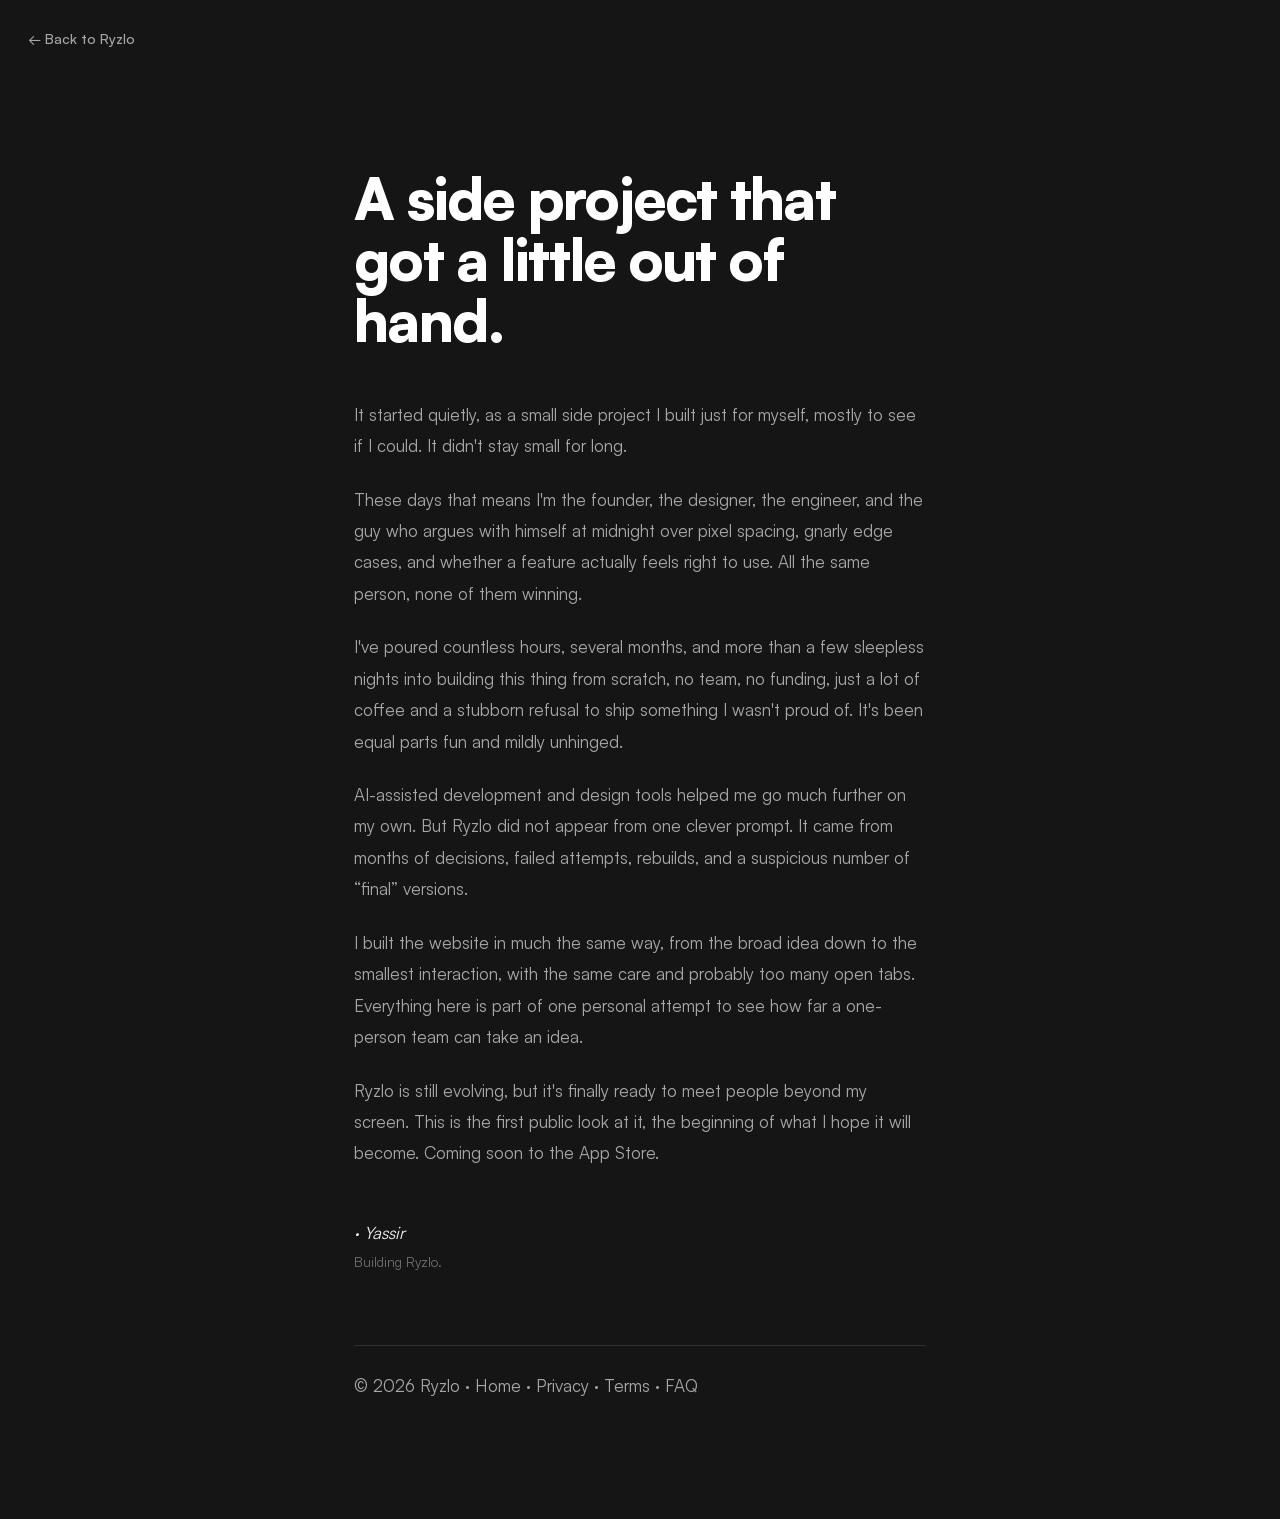
<file: story.html>
<!DOCTYPE html>
<html lang="en">
<head>
<meta charset="utf-8"/>
<meta name="viewport" content="width=device-width, initial-scale=1"/>
<title>Our Story · Ryzlo</title>
<meta name="description" content="A short note, from the person building it."/>
<meta name="robots" content="index, follow"/>
<link rel="icon" type="image/svg+xml" href="favicon.svg"/>
<link rel="apple-touch-icon" href="img/apple-touch-icon.png"/>

<meta property="og:type" content="website"/>
<meta property="og:site_name" content="Ryzlo"/>
<meta property="og:title" content="Our Story · Ryzlo"/>
<meta property="og:description" content="A short note, from the person building it."/>
<meta property="og:url" content="https://ryzlo.net/story.html"/>
<meta property="og:image" content="https://ryzlo.net/img/og-image.png"/>
<meta property="og:image:width" content="1200"/>
<meta property="og:image:height" content="630"/>
<meta name="twitter:card" content="summary_large_image"/>
<meta name="twitter:title" content="Our Story · Ryzlo"/>
<meta name="twitter:description" content="A short note, from the person building it."/>
<meta name="twitter:image" content="https://ryzlo.net/img/og-image.png"/>

<!-- Deliberately plain: no main.js, no css/style.css, no JS at all — same
     reasoning as privacy.html. This is a letter, not a scroll experience.
     Self-hosted fonts, same tokens as privacy.html for consistency between
     the site's two standalone pages. -->
<style>
  @font-face { font-family: 'Satoshi'; src: url('fonts/satoshi-400.woff2') format('woff2'); font-weight: 400; font-style: normal; font-display: swap; }
  @font-face { font-family: 'Satoshi'; src: url('fonts/satoshi-500.woff2') format('woff2'); font-weight: 500; font-style: normal; font-display: swap; }
  @font-face { font-family: 'Satoshi'; src: url('fonts/satoshi-700.woff2') format('woff2'); font-weight: 700; font-style: normal; font-display: swap; }
  @font-face { font-family: 'Satoshi'; src: url('fonts/satoshi-900.woff2') format('woff2'); font-weight: 900; font-style: normal; font-display: swap; }

  :root {
    --bg:    #151515;
    --ink:   rgba(255,255,255,0.92);
    --ink-2: rgba(255,255,255,0.62);
    --ink-3: rgba(255,255,255,0.38);
    --lime:  #BFFF47;
    --rule:  rgba(255,255,255,0.10);
  }
  * { box-sizing: border-box; }
  body {
    margin: 0; background: var(--bg); color: var(--ink);
    font-family: 'Satoshi', system-ui, -apple-system, sans-serif;
    font-size: 17px; line-height: 1.5;
    -webkit-font-smoothing: antialiased;
  }
  ::selection { background: rgba(191,255,71,.9); color: #10160a; }

  .wrap { max-width: 620px; margin: 0 auto; padding: clamp(96px, 15vw, 168px) 24px 96px; }

  .back {
    position: fixed; top: 28px; left: 28px; z-index: 10;
    display: inline-flex; align-items: center; gap: 8px;
    color: var(--ink-2); text-decoration: none; font-size: 14px; font-weight: 500;
  }
  .back:hover { color: var(--lime); }

  .headline {
    font-weight: 900; letter-spacing: -.03em; line-height: 1.05;
    font-size: clamp(34px, 5.6vw, 58px);
    color: #fff; margin: 0 0 48px;
  }

  p { margin: 0 0 22px; color: var(--ink-2); font-size: 17px; line-height: 1.85; }
  a { color: var(--lime); text-decoration: underline; text-underline-offset: 2px; }

  .sig { margin-top: 48px; }
  .sig p { margin: 0; color: var(--ink); font-style: italic; font-size: 17px; }
  .sig span { display: block; margin-top: 4px; color: var(--ink-3); font-style: normal; font-size: 13.5px; }

  footer { margin-top: 72px; padding-top: 24px; border-top: 1px solid var(--rule); color: var(--ink-3); font-size: 13.5px; }
  footer a { color: var(--ink-2); text-decoration: none; }
  footer a:hover { color: var(--lime); }
</style>
</head>
<body>

<a class="back" href="index.html">&larr; Back to Ryzlo</a>

<main class="wrap">

  <h1 class="headline">A side project that got a little out of hand.</h1>

  <p>It started quietly, as a small side project I built just for myself, mostly to see if I could. It didn't stay small for long.</p>

  <p>These days that means I'm the founder, the designer, the engineer, and the guy who argues with himself at midnight over pixel spacing, gnarly edge cases, and whether a feature actually feels right to use. All the same person, none of them winning.</p>

  <p>I've poured countless hours, several months, and more than a few sleepless nights into building this thing from scratch, no team, no funding, just a lot of coffee and a stubborn refusal to ship something I wasn't proud of. It's been equal parts fun and mildly unhinged.</p>

  <p>AI-assisted development and design tools helped me go much further on my own. But Ryzlo did not appear from one clever prompt. It came from months of decisions, failed attempts, rebuilds, and a suspicious number of &ldquo;final&rdquo; versions.</p>

  <p>I built the website in much the same way, from the broad idea down to the smallest interaction, with the same care and probably too many open tabs. Everything here is part of one personal attempt to see how far a one-person team can take an idea.</p>

  <p>Ryzlo is still evolving, but it's finally ready to meet people beyond my screen. This is the first public look at it, the beginning of what I hope it will become. Coming soon to the App Store.</p>

  <div class="sig">
    <p>&middot; Yassir</p>
    <span>Building Ryzlo.</span>
  </div>

  <footer>
    <p>© 2026 Ryzlo · <a href="index.html">Home</a> · <a href="privacy.html">Privacy</a> · <a href="https://ryzlo.net/terms/">Terms</a> · <a href="https://ryzlo.net/faq/">FAQ</a></p>
  </footer>

</main>
</body>
</html>
</file>
<file: css/style.css>
@font-face{font-family:Satoshi;src:url(../fonts/satoshi-400.woff2) format("woff2");font-weight:400;font-style:normal;font-display:swap}@font-face{font-family:Satoshi;src:url(../fonts/satoshi-500.woff2) format("woff2");font-weight:500;font-style:normal;font-display:swap}@font-face{font-family:Satoshi;src:url(../fonts/satoshi-700.woff2) format("woff2");font-weight:700;font-style:normal;font-display:swap}@font-face{font-family:Satoshi;src:url(../fonts/satoshi-900.woff2) format("woff2");font-weight:900;font-style:normal;font-display:swap}@font-face{font-family:Clash Display;src:url(../fonts/clash-display-600.woff2) format("woff2");font-weight:600;font-style:normal;font-display:swap}@font-face{font-family:Erode;src:url(../fonts/erode-400.woff2) format("woff2");font-weight:400;font-style:normal;font-display:swap}@font-face{font-family:Tanker;src:url(../fonts/tanker-400.woff2) format("woff2");font-weight:400;font-style:normal;font-display:swap}@font-face{font-family:Gambetta;src:url(../fonts/gambetta-500-italic.woff2) format("woff2");font-weight:500;font-style:italic;font-display:swap}@font-face{font-family:Gambetta;src:url(../fonts/gambetta-700-italic.woff2) format("woff2");font-weight:700;font-style:italic;font-display:swap}:root{--mid: #13212f;--blk: #0a0e0c;--lime: #BFFF47;--lime-2: #7BFF7B;--cyan: #5AC8FA;--ink: rgba(255,255,255,.96);--ink-display: #E6EBF1;--ink-2: rgba(255,255,255,.6);--ink-3: rgba(255,255,255,.32);--line: rgba(255,255,255,.08);--ease: cubic-bezier(.16, 1, .3, 1);--pad: clamp(20px, 3vw, 56px);--max: 1680px;--gap: clamp(12px, 1.5vw, 24px)}*,*:before,*:after{box-sizing:border-box;margin:0;padding:0}html{color-scheme:dark;scrollbar-width:thin;scrollbar-color:rgba(255,255,255,.16) #141414}body{background:#141414;color:var(--ink);font-family:Satoshi,system-ui,sans-serif;font-size:16px;line-height:1.6;overflow-x:clip;-webkit-font-smoothing:antialiased}a{color:inherit;text-decoration:none}img,svg,canvas{display:block}.lime{color:var(--lime)}.voice{font-family:Gambetta,Georgia,Times New Roman,serif;font-style:italic;font-weight:500;font-size:1.06em;letter-spacing:-.015em;padding-right:.05em}::selection{background:#bfff47e6;color:#10160a}::-webkit-scrollbar{width:10px}::-webkit-scrollbar-track{background:#141414}::-webkit-scrollbar-thumb{background:#ffffff24;border-radius:8px;border:2px solid #141414}::-webkit-scrollbar-thumb:hover{background:#ffffff42}:focus-visible{outline:2px solid var(--lime);outline-offset:3px}.s{position:relative;z-index:1;background:linear-gradient(180deg,var(--from) 0%,var(--to) 16%,var(--to) 100%)}#preloader{position:fixed;inset:0;z-index:10000;background:transparent;transition:opacity .7s var(--ease)}#preloader.done,#preloader.is-done{opacity:0;pointer-events:none}.kw__bg{position:absolute;inset:0;background:#141414}.kw{position:absolute;inset:0;z-index:2;display:flex;align-items:center;justify-content:center;padding:0 24px;pointer-events:none}.kw__word{font-family:Satoshi,system-ui,sans-serif;font-weight:900;font-size:clamp(48px,12vw,168px);letter-spacing:-.045em;line-height:1;text-align:center;color:#f4f8ec;opacity:0;padding-right:.06em;will-change:opacity,transform,filter}.kw__word.is-brand{color:var(--lime);-webkit-text-fill-color:var(--lime)}.prog{position:fixed;top:0;left:0;right:0;height:1px;z-index:900;background:var(--line)}.prog__fill{display:block;height:100%;background:var(--lime);transform-origin:left;transform:scaleX(0)}#nav{position:fixed;top:0;left:0;right:0;z-index:800;padding:0 var(--pad);height:66px;display:flex;align-items:center;justify-content:space-between;background:#0e100d00;-webkit-backdrop-filter:blur(0px) saturate(1);backdrop-filter:blur(0px) saturate(1);transition:background-color .4s var(--ease),box-shadow .4s var(--ease),transform .35s var(--ease)}#nav.nav--hidden{transform:translateY(-100%)}#nav.scrolled{background:#11140e9e;-webkit-backdrop-filter:blur(11px);backdrop-filter:blur(11px);box-shadow:inset 0 1px #ffffff0f,0 10px 30px -14px #0000008c}.nav__line{position:absolute;left:0;right:0;bottom:0;height:1px;background:linear-gradient(90deg,transparent,rgba(255,255,255,.16) 14%,rgba(255,255,255,.16) 86%,transparent);transform:scaleX(0);transform-origin:center;opacity:0;transition:transform .6s var(--ease),opacity .5s var(--ease)}#nav.scrolled .nav__line{transform:scaleX(1);opacity:1}.nav__logo{font-size:15px;font-weight:700;letter-spacing:-.01em;display:flex;align-items:center;gap:8px;color:var(--ink)}.nav__mark{width:20px;height:20px;display:block;flex-shrink:0;overflow:visible}.nav__links{margin-left:auto;display:flex;align-items:center;gap:4px;list-style:none;padding:0}.nav__link{position:relative;font-size:14px;font-weight:500;letter-spacing:.01em;color:#ffffffb8;padding:7px 12px;border-radius:9px;background:#0c0f0a00;transition:color .18s var(--ease),background-color .22s var(--ease),transform .2s var(--ease);white-space:nowrap}.nav__link:after{content:"";position:absolute;left:12px;right:12px;bottom:3px;height:2px;border-radius:2px;background:var(--lime);transform:scaleX(0);transform-origin:center;transition:transform .22s var(--ease)}.nav__link.is-active{color:var(--ink)}.nav__link.is-active:after{transform:scaleX(1)}@media(hover:hover)and (pointer:fine){.nav__link:hover{color:var(--ink);background:#0c0f0a99;transform:translateY(-1px)}.nav__link:hover:after{transform:scaleX(1)}}.nav__link:active{transform:translateY(0) scale(.97)}@media(max-width:680px){.nav__links{display:none}}.nav__cta{margin-left:clamp(22px,3vw,44px)}.ih-btn{position:relative;display:inline-flex;align-items:center;overflow:hidden;border-radius:999px;border:1px solid rgba(255,255,255,.14);background:#ffffff0d;padding:8px 20px;font-size:13px;font-weight:700;letter-spacing:.03em;line-height:1;color:var(--ink);white-space:nowrap;transition:border-color .2s var(--ease),transform .15s var(--ease)}.ih-btn:active{transform:scale(.97)}.ih-btn__inner{display:flex;align-items:center;gap:8px}.ih-btn__dot{width:8px;height:8px;flex-shrink:0;border-radius:8px;background:var(--lime);transform:scale(1);transition:transform .38s var(--ease)}.ih-btn__label{display:inline-block;transition:transform .38s var(--ease),opacity .3s var(--ease)}.ih-btn__reveal{position:absolute;inset:0;z-index:1;display:flex;align-items:center;justify-content:center;gap:7px;color:#233600;transform:translate(46px);opacity:0;transition:transform .38s var(--ease),opacity .3s var(--ease);pointer-events:none}.ih-btn__arrow{width:15px;height:15px;flex-shrink:0}@media(hover:hover)and (pointer:fine){.ih-btn:hover{border-color:#ffffff3d}.ih-btn:hover .ih-btn__dot{transform:scale(80)}.ih-btn:hover .ih-btn__label{transform:translate(46px);opacity:0}.ih-btn:hover .ih-btn__reveal{transform:translate(-6px);opacity:1}}@media(prefers-reduced-motion:reduce){.ih-btn__dot,.ih-btn__label,.ih-btn__reveal{transition:none}}.ih-btn--lg{padding:13px 28px;font-size:15px}.ih-btn--lg .ih-btn__arrow{width:17px;height:17px}@media(prefers-reduced-motion:reduce){.nav__line{transform:scaleX(1);transition:opacity .5s var(--ease)}}#nav.nav--paper.scrolled{background:#f4f1ea9e;box-shadow:inset 0 1px #1414140d,0 10px 30px -14px #00000029}#nav.nav--paper .nav__logo{color:#141414}#nav.nav--paper .nav__link{color:#141414b8}#nav.nav--paper .nav__link.is-active{color:#141414}#nav.nav--paper .nav__line{background:linear-gradient(90deg,transparent,rgba(20,20,20,.14) 14%,rgba(20,20,20,.14) 86%,transparent)}#nav.nav--paper .nav__toggle-bar{background:#141414}@media(hover:hover)and (pointer:fine){#nav.nav--paper .nav__link:hover{color:#141414;background:#14141412}}.nav__toggle{display:none;position:relative;width:44px;height:44px;margin-left:10px;align-items:center;justify-content:center;background:none;border:0;padding:0;cursor:pointer}.nav__toggle-bar{position:absolute;top:50%;left:50%;width:20px;height:2px;border-radius:2px;background:var(--ink);transform:translate(-50%,-50%) translateY(var(--ty, 0));transition:transform .28s var(--ease),opacity .2s var(--ease)}.nav__toggle-bar:nth-child(1){--ty: -6px}.nav__toggle-bar:nth-child(2){--ty: 0px}.nav__toggle-bar:nth-child(3){--ty: 6px}.nav__toggle.open .nav__toggle-bar:nth-child(1){transform:translate(-50%,-50%) rotate(45deg)}.nav__toggle.open .nav__toggle-bar:nth-child(2){opacity:0}.nav__toggle.open .nav__toggle-bar:nth-child(3){transform:translate(-50%,-50%) rotate(-45deg)}.nav__mobile{position:fixed;inset:66px 0 0;z-index:799;display:flex;flex-direction:column;align-items:center;justify-content:center;gap:clamp(28px,6vw,40px);background:#0e100dfa;-webkit-backdrop-filter:blur(20px);backdrop-filter:blur(20px);opacity:0;visibility:hidden;pointer-events:none;transition:opacity .3s var(--ease),visibility 0s linear .3s}.nav__mobile.open{opacity:1;visibility:visible;pointer-events:auto;transition:opacity .3s var(--ease),visibility 0s linear}.nav__mobile-links{display:flex;flex-direction:column;align-items:center;gap:clamp(20px,5vw,28px);list-style:none;padding:0;margin:0}.nav__mobile-link{font-size:clamp(26px,8vw,34px);font-weight:700;letter-spacing:-.02em;color:var(--ink-2);opacity:0;transform:translateY(12px);transition:opacity .25s var(--ease),transform .25s var(--ease),color .2s var(--ease)}.nav__mobile.open .nav__mobile-link{opacity:1;transform:none}.nav__mobile.open .nav__mobile-link:nth-child(1){transition-delay:.06s}.nav__mobile.open .nav__mobile-link:nth-child(2){transition-delay:.1s}.nav__mobile.open .nav__mobile-link:nth-child(3){transition-delay:.14s}.nav__mobile-link:active{color:var(--lime)}.nav__mobile-cta{opacity:0;transform:translateY(12px);transition:opacity .25s var(--ease) .18s,transform .25s var(--ease) .18s}.nav__mobile.open .nav__mobile-cta{opacity:1;transform:none}.nav__mobile-cta.ih-btn:hover{transition:border-color .2s var(--ease)}.nav__mobile-cta.ih-btn:active{transition:transform .15s var(--ease)}@media(prefers-reduced-motion:reduce){.nav__mobile,.nav__mobile-link,.nav__mobile-cta{transition-duration:.01ms!important;transition-delay:0s!important}}@media(max-width:680px){.nav__cta{display:none}.nav__toggle{display:flex}}.reveal{opacity:0;transform:translateY(24px)}.reveal.is-in{opacity:1;transform:none;transition:opacity .8s var(--ease),transform .8s var(--ease)}.r-up{opacity:0;transform:translateY(32px)}.r-up.is-in{opacity:1;transform:none;transition:opacity .75s var(--ease),transform .75s var(--ease)}.reveal-children>*{opacity:0;transform:translateY(28px)}.reveal-children.is-in>*{opacity:1;transform:none}.reveal-children.is-in>*:nth-child(1){transition:opacity .7s var(--ease),transform .7s var(--ease)}.reveal-children.is-in>*:nth-child(2){transition:opacity .7s .1s var(--ease),transform .7s .1s var(--ease)}.reveal-children.is-in>*:nth-child(3){transition:opacity .7s .2s var(--ease),transform .7s .2s var(--ease)}.r-clip{clip-path:inset(0 0 100% 0)}.r-clip.is-in{clip-path:inset(0 0 0 0);transition:clip-path 1.1s var(--ease)}@media(prefers-reduced-motion:reduce){.r-clip{clip-path:none}}.r-scroll{color:var(--ink-display)}.r-scroll .word{display:inline-block;color:#e6ebf126}.kicker{font-size:clamp(14px,1.45vw,21px);font-weight:700;letter-spacing:.12em;text-transform:uppercase;display:inline-flex;align-items:center;gap:12px;margin-bottom:clamp(20px,1.8vw,28px);background:linear-gradient(90deg,var(--lime),var(--cyan));-webkit-background-clip:text;-webkit-text-fill-color:transparent;background-clip:text}.kicker__ring{width:14px;height:14px;flex-shrink:0;transform:rotate(-90deg)}.kicker__ring-track{fill:none;stroke:#bfff4738;stroke-width:3}.kicker__ring-fill{fill:none;stroke:var(--lime);stroke-width:3;stroke-linecap:round;stroke-dasharray:50.27;stroke-dashoffset:calc(50.27 * (1 - var(--hold, 0)))}.hed{font-size:clamp(40px,6vw,84px);font-weight:900;line-height:1.02;letter-spacing:-.04em;color:var(--ink-display)}.wrap{max-width:var(--max);margin:0 auto;padding:0 var(--pad)}.sr-only{position:absolute;width:1px;height:1px;padding:0;margin:-1px;overflow:hidden;clip:rect(0,0,0,0);white-space:nowrap;border:0}.skip-link{position:fixed;top:-100px;left:16px;z-index:9999;background:var(--lime);color:#0b0f07;padding:12px 20px;border-radius:8px;font-size:14px;font-weight:700;letter-spacing:-.005em;transition:top .2s var(--ease)}.skip-link:focus{top:16px}.page-grid{max-width:min(100%,var(--max));margin:0 auto;padding-inline:var(--pad);display:grid;grid-template-columns:repeat(12,minmax(0,1fr));column-gap:var(--gap)}.btn{display:inline-flex;align-items:center;gap:8px;padding:14px 32px;border-radius:50px;font-size:14px;font-weight:700;letter-spacing:.04em;transition:transform .2s var(--ease),box-shadow .2s;cursor:pointer}.btn--lime{background:var(--lime);color:#0b0f07}.btn--lime:hover{box-shadow:0 0 32px #bfff4773}.btn--ghost{background:transparent;color:var(--ink-2);border:1px solid var(--line)}.btn--ghost:hover{color:var(--ink);border-color:#fff3}.btn--xl{padding:18px 44px;font-size:16px}@media(hover:hover)and (pointer:fine){.btn--lime:hover{transform:scale(1.02)}}.btn:active{transform:scale(.97)}.store-btn{display:inline-flex;align-items:center;gap:12px;min-width:192px;padding:11px 22px 11px 18px;border-radius:12px;text-align:left;cursor:pointer;-webkit-tap-highlight-color:transparent;transition:transform .16s var(--ease),box-shadow .32s var(--ease);will-change:transform}@media(hover:hover)and (pointer:fine){.store-btn:hover{transform:translateY(-2px)}}.store-btn:active{transform:scale(.97)}.store-btn.magnetic{transition-property:box-shadow}.store-btn__glyph{width:25px;height:25px;flex:none}.store-btn__text{display:flex;flex-direction:column;line-height:1}.store-btn__sm{font-size:11px;font-weight:500;letter-spacing:.03em;opacity:.62;margin-bottom:3px}.store-btn__lg{font-size:18px;font-weight:700;letter-spacing:-.02em}.store-btn--lime,.store-btn--ghost{background:#fff;color:#1d1d1f;border:1px solid rgba(0,0,0,.08)}.store-btn--lime .store-btn__glyph,.store-btn--ghost .store-btn__glyph{fill:#1d1d1f}.store-btn--lime:hover,.store-btn--ghost:hover{box-shadow:0 16px 32px -14px #0006}#problem,#numbers{background:#141414}@media(min-width:861px)and (hover:hover)and (prefers-reduced-motion:no-preference){#numbers{position:sticky;top:0}}.problem{position:relative;min-height:100svh}.problem--scroll{min-height:240svh}.problem__sticky{position:relative;display:flex;align-items:center;min-height:100svh}.problem--scroll .problem__sticky{position:sticky;top:0;height:100svh;min-height:0;overflow:hidden}.problem__layout{position:relative;z-index:1;padding-top:clamp(80px,10vw,140px);padding-bottom:clamp(80px,10vw,140px);width:100%}.problem__noise{position:absolute;inset:0;overflow:hidden;pointer-events:none;z-index:0}.notif-clusters{position:absolute;inset:0}.notif-banner{position:absolute;display:flex;align-items:center;gap:9px;padding:10px 12px;background:#1a1a1ee6;border:1px solid rgba(255,255,255,.07);border-radius:14px;width:260px;will-change:transform,opacity;user-select:none}.notif-banner.is-stacked:after{content:"";position:absolute;left:9px;right:9px;bottom:-5px;height:14px;background:#1a1a1eb8;border:1px solid rgba(255,255,255,.05);border-radius:11px;z-index:-1}.notif-icon{width:32px;height:32px;border-radius:8px;display:flex;align-items:center;justify-content:center;flex-shrink:0;overflow:hidden}.notif-icon img{width:18px;height:18px;object-fit:contain;display:block}.notif-body{display:flex;flex-direction:column;gap:2px;min-width:0;flex:1}.notif-app{font-size:11px;font-weight:700;color:#ffffffe0;line-height:1}.notif-text{font-size:11px;color:#ffffff7a;line-height:1.3;white-space:nowrap;overflow:hidden;text-overflow:ellipsis}.notif-time{font-size:10px;color:#ffffff47;flex-shrink:0;align-self:flex-start;margin-top:1px}.notif-grid-icon{position:absolute;pointer-events:none;user-select:none;display:block;filter:blur(.5px)}.numbers__inner{position:relative;z-index:1}.notif-grid-icon.is-floating{animation:notif-float var(--dur, 5s) var(--delay, 0s) ease-in-out infinite}@keyframes notif-float{0%,to{transform:translateY(0)}50%{transform:translateY(-7px)}}.notif-messages{position:absolute;display:flex;flex-direction:column;gap:4px;opacity:.18;pointer-events:none;user-select:none}.notif-bubble{font-size:10px;font-weight:500;padding:5px 11px;border-radius:16px;max-width:160px;line-height:1.35;white-space:nowrap}.notif-bubble.is-sent{background:#1c7aff;color:#fff;align-self:flex-end;border-bottom-right-radius:4px}.notif-bubble.is-recv{background:#ffffff1f;border:1px solid rgba(255,255,255,.14);color:#ffffffbf;align-self:flex-start;border-bottom-left-radius:4px}.notif-typing{display:flex;align-items:center;gap:3px;padding:7px 11px;border-radius:16px}.notif-typing.is-sent{background:#1c7aff;align-self:flex-end;border-bottom-right-radius:4px}.notif-typing.is-recv{background:#ffffff1f;border:1px solid rgba(255,255,255,.14);align-self:flex-start;border-bottom-left-radius:4px}.notif-typing span{width:4px;height:4px;border-radius:50%;background:#fffc;animation:typing-dot 1.2s ease-in-out infinite}.notif-typing span:nth-child(2){animation-delay:.2s}.notif-typing span:nth-child(3){animation-delay:.4s}@keyframes typing-dot{0%,60%,to{transform:translateY(0);opacity:.4}30%{transform:translateY(-3px);opacity:1}}.problem__copy{grid-column:1 / -1;text-align:center}.problem__kicker{font-size:clamp(14px,1.45vw,21px);font-weight:700;letter-spacing:.12em;text-transform:uppercase;background:linear-gradient(90deg,var(--lime),var(--cyan));-webkit-background-clip:text;-webkit-text-fill-color:transparent;background-clip:text;display:flex;align-items:center;justify-content:center;gap:10px;margin-bottom:clamp(28px,3.5vw,52px)}.problem__line{display:block;font-size:clamp(30px,5vw,76px);font-weight:900;line-height:1.04;letter-spacing:-.04em;color:var(--ink-display)}.problem__line+.problem__line{margin-top:.12em}.hero{min-height:100svh;position:relative;overflow:hidden;--hero-atmo: 1}.hero__atmo{position:absolute;inset:0;z-index:0;pointer-events:none;opacity:var(--hero-atmo, 1);transform:translateY(calc((1 - var(--hero-atmo, 1)) * -30px));will-change:opacity,transform}.hero__atmo:before{content:"";position:absolute;inset:0;pointer-events:none;background:radial-gradient(58% 64% at 80% 34%,rgba(191,255,71,.11),transparent 70%),radial-gradient(72% 82% at 98% 62%,rgba(90,200,250,.07),transparent 68%),radial-gradient(42% 52% at 70% 80%,rgba(123,255,123,.05),transparent 72%);-webkit-mask-image:linear-gradient(180deg,#000 62%,transparent 100%);mask-image:linear-gradient(180deg,#000 62%,transparent 100%)}.hero__aura{position:absolute;inset:0;width:100%;height:100%;pointer-events:none;mix-blend-mode:screen;-webkit-mask-image:linear-gradient(180deg,#000 60%,transparent 100%);mask-image:linear-gradient(180deg,#000 60%,transparent 100%)}.hero__grid{position:absolute;inset:0;width:100%;height:100%;pointer-events:none;opacity:.78;-webkit-mask-image:radial-gradient(80% 96% at 84% 40%,#000 20%,rgba(0,0,0,.5) 54%,rgba(0,0,0,.06) 86%),linear-gradient(180deg,#000 62%,transparent 100%);-webkit-mask-composite:source-in;-webkit-mask-repeat:no-repeat;mask-image:radial-gradient(80% 96% at 84% 40%,#000 20%,#00000080 54%,#0000000f 86%),linear-gradient(180deg,#000 62%,transparent 100%);mask-composite:intersect;mask-repeat:no-repeat}.hero__layout{position:relative;z-index:1;min-height:100svh;display:flex;align-items:center}.hero__inner{grid-column:1 / span 7;padding-top:120px;padding-bottom:100px}.hero__title{font-size:clamp(52px,9.8vw,125px);font-weight:900;line-height:.96;letter-spacing:-.045em;margin-bottom:28px;color:var(--ink-display)}.h-line-wrap{display:block;overflow:hidden;padding-right:.06em;padding-bottom:.16em;margin-bottom:-.16em}.h-line{display:block}.hero__title .word{display:inline-block}.hero__lead{font-size:clamp(16px,1.8vw,21px);color:var(--ink-2);line-height:1.6;max-width:520px;margin-bottom:40px}.hero__cta{display:flex;align-items:center;flex-wrap:wrap;gap:14px;position:relative}.hero__cta .store-btn{transition:opacity .26s var(--ease),visibility 0s 0s,box-shadow .2s var(--ease)}.hero__cta.is-wl .store-btn{opacity:0;pointer-events:none;visibility:hidden;transition:opacity .26s var(--ease),visibility 0s .26s,box-shadow .2s var(--ease)}.hero-wl{position:absolute;inset:0;z-index:2;max-width:480px;display:flex;align-items:center;opacity:0;transform:scale(.88);transition:opacity .38s var(--ease) .05s,transform .38s var(--ease) .05s}.hero-wl[hidden]{display:none}.hero-wl.is-in{opacity:1;transform:none}.hero-wl__form{width:100%}.hero-wl__field{position:relative;flex:1 1 auto;min-width:0;display:flex}.hero-wl__field .waitlist__input{width:100%;padding-right:48px}.hero-wl__close{position:absolute;right:9px;top:50%;transform:translateY(-50%);width:32px;height:32px;display:grid;place-items:center;border-radius:50%;border:none;cursor:pointer;background:#ffffff0f;color:var(--ink-3);transition:background-color .2s var(--ease),color .2s var(--ease)}.hero-wl__close svg{width:14px;height:14px}@media(hover:hover)and (pointer:fine){.hero-wl__close:hover{background:#ffffff1f;color:var(--ink)}}.hero-wl .waitlist__error{position:absolute;top:100%;left:22px;margin:8px 0 0}.hero-wl .waitlist__legal{position:absolute;top:100%;left:22px;right:22px;margin:34px 0 0}.hero-wl .waitlist__done{flex-direction:row;align-items:center;gap:12px;text-align:left}.hero-wl .waitlist__done-mark{width:38px;height:38px;flex:none}.hero-wl .waitlist__done-mark svg{width:18px;height:18px}.hero-wl .waitlist__done-text{font-size:14.5px;max-width:none}@media(prefers-reduced-motion:reduce){.hero__cta .store-btn,.hero-wl{transition:opacity .2s linear}.hero-wl{transform:none}}.hero__scrollcue{position:absolute;bottom:32px;left:50%;transform:translate(-50%);font-size:10px;letter-spacing:.3em;text-transform:uppercase;color:var(--ink-3);animation:cue 2.4s ease-in-out infinite}@keyframes cue{0%,to{opacity:.3;transform:translate(-50%)}50%{opacity:.8;transform:translate(-50%,6px)}}.hero__devices{position:absolute;top:0;right:0;width:50%;height:100%;perspective:1400px;pointer-events:none;z-index:2}.hero__devices-glow{position:absolute;top:50%;left:48%;width:62%;aspect-ratio:1;transform:translate(-50%,-50%);background:radial-gradient(circle,#bfff4721,#bfff4700 65%);filter:blur(44px);z-index:0}.hero__phone{position:absolute;width:auto;backface-visibility:hidden;will-change:transform;filter:drop-shadow(0 12px 16px rgba(0,0,0,.42))}.hero__phone--front{left:36%;top:55%;height:72vh;max-height:702px;z-index:2;transform:translate(-50%,-50%) rotate(-3deg)}.hero__phone--back{left:71%;top:52%;height:72vh;max-height:702px;z-index:1;opacity:.9;transform:translate(-50%,-50%) rotate(6deg)}@media(max-width:1100px){.hero__phone--front{height:59vh;left:38%}.hero__phone--back{height:59vh;left:71%;top:52%}}@media(max-width:860px){.hero__devices{display:none}.hero__inner{grid-column:1 / -1}}.numbers{padding:0;position:relative;overflow:hidden}.numbers__noise{position:absolute;inset:0;overflow:hidden;pointer-events:none;z-index:0}.numbers__wrap{position:relative;z-index:1;max-width:min(100%,1180px);margin:0 auto;padding:clamp(56px,7vw,100px) var(--pad) clamp(56px,7vw,100px)}.numbers__header{margin-bottom:clamp(28px,3vw,44px)}.numbers__hed{font-size:clamp(28px,3.6vw,50px);font-weight:700;letter-spacing:-.035em;line-height:1.1;color:var(--ink-display);margin:0;font-variant-numeric:tabular-nums}.numbers__year{max-width:860px;margin:0 auto clamp(24px,2.8vw,40px);transform-style:preserve-3d}.numbers__year.reveal{opacity:0;transform:perspective(1400px) rotateX(20deg);transform-origin:50% 120%}.numbers__year.reveal.is-in{opacity:1;transform:perspective(1400px) rotateX(0);transition:opacity .9s var(--ease),transform 1.15s var(--ease)}.numbers__months{position:relative;display:flex;gap:clamp(4px,.7vw,7px);--reveal: 1;clip-path:inset(0 calc((1 - var(--reveal)) * 100%) 0 0)}.numbers__months:after{content:"";position:absolute;top:-4px;bottom:-4px;left:0;width:2px;transform:translate(calc(var(--reveal) * var(--months-w, 0px)));background:var(--lime);box-shadow:0 0 18px 5px #bfff4799;opacity:calc(min(var(--reveal),1 - var(--reveal))*6);pointer-events:none}.numbers__month{position:relative;overflow:hidden;flex:1 1 0;min-width:0;height:clamp(44px,6vw,60px);border-radius:7px;background:#ffffff0d}.numbers__month-fill{position:absolute;left:0;top:0;bottom:0;width:100%;transform:scaleX(var(--fill, 0));transform-origin:left;background:linear-gradient(180deg,#E8FF72,var(--lime));transition:transform .5s var(--ease);transition-delay:calc(var(--i, 0) * 35ms)}.numbers__mlabels{display:flex;gap:clamp(4px,.7vw,7px);margin:10px 0 0}.numbers__mlabel{flex:1 1 0;min-width:0;text-align:center;font-size:clamp(10px,1.1vw,12px);font-weight:700;letter-spacing:.03em;color:var(--ink-3);transition:color .42s var(--ease)}.numbers__mlabel:after{content:attr(data-full)}.numbers__mlabel.is-on{color:var(--ink-2)}@media(max-width:560px){.numbers__mlabel:after{content:attr(data-abbr)}}.numbers__footer{display:flex;flex-direction:column;align-items:center;gap:clamp(20px,2.5vw,32px)}.numbers__moments{font-size:clamp(14px,1.5vw,17px);color:var(--ink-2);line-height:1.6;font-weight:400;text-align:center;max-width:600px;margin:0}.numbers__moments .lime{font-weight:700;font-variant-numeric:tabular-nums}.numbers__control{display:flex;flex-direction:column;align-items:center;gap:12px;width:100%;max-width:460px;margin-top:clamp(8px,1.5vw,20px)}.numbers__control-lead{font-size:clamp(15px,1.7vw,19px);font-weight:500;letter-spacing:-.01em;color:var(--ink-2);text-align:center;margin:0}.numbers__readout{display:flex;align-items:baseline;gap:8px;color:var(--lime);line-height:1;margin:2px 0 4px}.numbers__readout [data-screen]{font-size:clamp(52px,8vw,92px);font-weight:700;letter-spacing:-.04em;font-variant-numeric:tabular-nums}.numbers__readout-unit{font-size:clamp(15px,1.8vw,20px);font-weight:600;color:var(--ink-3);letter-spacing:-.01em}.numbers__ticks{display:flex;justify-content:space-between;width:100%;padding:0 11px;margin-top:-6px}.numbers__ticks span{width:1px;height:6px;background:#ffffff29}.slider{-webkit-appearance:none;appearance:none;width:100%;height:6px;border-radius:6px;background:linear-gradient(90deg,var(--lime) 0%,var(--lime) var(--fill,40%),rgba(255,255,255,.1) var(--fill,40%));cursor:pointer;outline:none}.slider::-webkit-slider-thumb{-webkit-appearance:none;width:26px;height:26px;border-radius:50%;background:var(--lime);border:4px solid #0a0e0c;box-shadow:0 0 0 1px var(--lime),0 0 22px #bfff4799;cursor:grab;transition:transform .15s var(--ease)}.slider::-webkit-slider-thumb:active{cursor:grabbing;transform:scale(1.18)}.slider::-moz-range-thumb{width:26px;height:26px;border-radius:50%;background:var(--lime);border:4px solid #0a0e0c;box-shadow:0 0 0 1px var(--lime),0 0 22px #bfff4799;cursor:grab}@media(max-width:820px){.numbers__hed{font-size:clamp(32px,9vw,50px)}}.block{padding:0;background:#141414}.block__grid{padding-block:clamp(88px,9vw,128px);align-items:start}.block__copy{grid-column:1 / span 4}.block__mockup-wrap{grid-column:5 / -1}.block .hed{margin-bottom:36px;line-height:1}.pullquote{font-size:clamp(16px,1.8vw,22px);line-height:1.6;font-weight:500;color:var(--ink-2);letter-spacing:-.01em;max-width:34ch}.block__mockup{display:flex;justify-content:flex-start;align-items:flex-start}.mockup-combo{position:relative;display:inline-block;width:100%;max-width:780px}.safari-crop{container-type:inline-size;position:relative;width:100%;aspect-ratio:780 / 439;border-radius:12px;overflow:hidden;box-shadow:0 10px 18px #00000080,0 3px 5px #00000047}.safari-svg{position:absolute;top:0;left:0;width:780px;height:488px;transform-origin:top left;transform:scale(calc(100cqw / 780)) translateY(-25px);display:block;border:0;background:transparent;pointer-events:none;filter:brightness(.84) saturate(.92)}.block__mockup-wrap{margin-top:clamp(32px,5vw,72px)}.block__tag{font-family:Satoshi,system-ui,sans-serif;font-weight:600;font-variant-numeric:tabular-nums;font-size:10px;letter-spacing:.22em;text-transform:uppercase;color:var(--ink-3);margin-bottom:12px}.block__ledger{margin-top:34px;max-width:34ch}.block__row{display:flex;gap:12px;align-items:baseline;padding:11px 0;border-top:1px solid rgba(230,235,241,.12);font-size:14px;color:var(--ink-2)}.block__row:last-child{border-bottom:1px solid rgba(230,235,241,.12)}.block__num{font-family:Satoshi,system-ui,sans-serif;font-weight:600;font-variant-numeric:tabular-nums;font-size:11px;color:var(--lime)}.block__flash{position:absolute;inset:0;border-radius:12px;box-shadow:inset 0 0 0 1px #bfff478c,0 0 34px 2px #bfff4738;opacity:0;pointer-events:none}.pair-chip{position:absolute;top:-12px;right:18px;z-index:3;display:inline-flex;align-items:center;gap:6px;font-size:11px;font-weight:600;letter-spacing:.02em;color:var(--lime);background:#101012;border:1px solid rgba(191,255,71,.38);border-radius:99px;padding:5px 12px;pointer-events:none}.pair-chip__dot{width:5px;height:5px;border-radius:50%;background:var(--lime);box-shadow:0 0 8px 1px #bfff47cc}.block__window{position:relative}.pair-phone{position:absolute;left:-3%;bottom:-6%;z-index:4;width:clamp(188px,27%,224px);aspect-ratio:393 / 560;pointer-events:none;-webkit-mask-image:linear-gradient(180deg,#000 94%,transparent 100%);mask-image:linear-gradient(180deg,#000 94%,transparent 100%)}.pair-phone__img{display:block;width:100%;height:100%;object-fit:cover;object-position:top center}@media(max-width:860px){.block__grid{grid-template-columns:1fr}.block__copy,.block__mockup-wrap{grid-column:1}.mockup-combo{max-width:100%}.pair-phone{width:clamp(172px,44%,210px);left:0;bottom:-10%}.pair-chip{right:10px}}.af{padding:0;position:relative}.af__canvas{position:absolute;inset:0;width:100%;height:100%;z-index:0;display:block;pointer-events:none}.af__stage{position:relative;z-index:1;min-height:100vh;display:flex;flex-direction:column;align-items:center;justify-content:space-between;padding:clamp(56px,8vh,96px) 24px clamp(24px,4vh,56px);text-align:center}.af__copy{width:100%;max-width:720px;display:flex;flex-direction:column;align-items:center;min-height:clamp(190px,27vh,265px)}.af__kicker{margin-bottom:14px}.af__title{font-size:clamp(30px,4.4vw,58px);font-weight:900;letter-spacing:-.03em;line-height:1.05;color:var(--ink-display);margin:0 0 18px;text-shadow:0 2px 16px rgba(0,0,0,.45)}.af__title .word{display:inline-block}.af__title .lime{background:linear-gradient(100deg,var(--lime) 32%,var(--lime-2) 50%,var(--lime) 68%);background-size:220% 100%;-webkit-background-clip:text;background-clip:text;-webkit-text-fill-color:transparent;color:transparent;animation:af-shimmer 4.5s var(--ease) infinite;animation-play-state:paused}#overview.is-in-view .af__title .lime{animation-play-state:running}@keyframes af-shimmer{0%{background-position:120% 0}to{background-position:-20% 0}}@media(prefers-reduced-motion:reduce){.af__title .lime{animation:none}}.af__desc{font-size:clamp(15px,1.6vw,19px);color:var(--ink-2);font-weight:500;line-height:1.55;letter-spacing:-.005em;max-width:46ch;margin:6px 0 0;text-shadow:0 2px 12px rgba(0,0,0,.35)}.af__line{font-size:clamp(11px,1.05vw,13px);color:#ffffff80;font-weight:600;line-height:1.5;letter-spacing:.14em;text-transform:uppercase;max-width:52ch;text-shadow:none}.af__tools{display:flex;flex-direction:column;align-items:center;gap:clamp(12px,1.5vw,18px);width:100%}.af__row{display:flex;align-items:center;justify-content:center;gap:clamp(9px,1.1vw,15px);flex-wrap:wrap;width:100%;max-width:640px;margin:0 auto}.af--scrolling .af__row{pointer-events:none}.af__icon{position:relative;overflow:visible;width:clamp(50px,5vw,64px);aspect-ratio:1;display:grid;place-items:center;border-radius:18px;background:#ffffff0a;border:1px solid rgba(255,255,255,.09);color:#ffffff6b;cursor:pointer;will-change:transform;transition:color .45s var(--ease),border-color .45s var(--ease),background .45s var(--ease)}.af__icon svg{width:46%;height:46%}.af__icon:hover{color:#ffffffb8}.af__icon.is-active{color:var(--ac, #BFFF47);border-color:color-mix(in srgb,var(--ac, #BFFF47) 50%,transparent);background:color-mix(in srgb,var(--ac, #BFFF47) 13%,transparent)}@media(max-width:760px){.af__title{font-size:clamp(28px,8vw,42px)}.af__icon{width:clamp(48px,13vw,60px);border-radius:15px}.af__row{gap:10px}}@media(prefers-reduced-motion:reduce){.af__title .lime{animation:none}.af__exhibit{transition:opacity .2s linear!important;filter:none!important}}.af__exhibits{position:absolute;inset:0;z-index:1;pointer-events:none}.af.is-exhibiting .af__exhibits{will-change:transform}.af__exhibit{position:absolute;top:50%;width:clamp(260px,22vw,340px);opacity:0;visibility:hidden;transform:translateY(calc(-50% + 22px)) scale(.95);text-shadow:0 1px 3px rgba(0,0,0,.6),0 0 1px rgba(0,0,0,.55);transition:opacity .55s var(--ease),transform .85s var(--ease),visibility 0s linear .85s;--xd: 0s}.af__exhibit--r{--xd: .09s}.af__exhibit.is-shown{will-change:transform,opacity}.af__exhibit--r.is-shown{transition-delay:.09s,.09s,0s}.af__exhibit--l{right:calc(50% + min(23.5vh + 30px,285px))}.af__exhibit--r{left:calc(50% + min(23.5vh + 30px,285px))}.af__exhibit.is-shown{opacity:1;visibility:visible;transform:translateY(-50%) scale(1);transition-delay:0s}.af__canvas{transition:opacity .6s var(--ease)}.af.is-exhibiting .af__canvas{opacity:.66}.af.is-exhibiting .af__title .lime{background-image:linear-gradient(100deg,var(--fx, var(--lime)) 32%,color-mix(in srgb,var(--fx, var(--lime)) 55%,#fff) 50%,var(--fx, var(--lime)) 68%)}@media(prefers-reduced-motion:no-preference){.af__exhibit .afx-card>*{opacity:0;transform:translateY(9px);transition:opacity .4s var(--ease),transform .5s var(--ease)}.af__exhibit.is-shown .afx-card>*{opacity:1;transform:none}.af__exhibit.is-shown .afx-card>:nth-child(1){transition-delay:calc(var(--xd) + .04s)}.af__exhibit.is-shown .afx-card>:nth-child(2){transition-delay:calc(var(--xd) + .1s)}.af__exhibit.is-shown .afx-card>:nth-child(3){transition-delay:calc(var(--xd) + .16s)}.af__exhibit.is-shown .afx-card>:nth-child(4){transition-delay:calc(var(--xd) + .22s)}.af__exhibit.is-shown .afx-card>:nth-child(5){transition-delay:calc(var(--xd) + .28s)}.af__exhibit.is-shown .afx-card>:nth-child(6){transition-delay:calc(var(--xd) + .34s)}.af__exhibit.is-shown .afx-card>:nth-child(n+7){transition-delay:calc(var(--xd) + .4s)}.af__exhibit .afx-bars__plot b,.af__exhibit .afx-mom__bars b,.af__exhibit .afx-hour-chart b{transform:scaleY(0);transform-origin:bottom;transition:transform .55s var(--ease)}.af__exhibit.is-shown .afx-bars__plot b,.af__exhibit.is-shown .afx-mom__bars b,.af__exhibit.is-shown .afx-hour-chart b{transform:scaleY(1)}.af__exhibit.is-shown .afx-bars__plot b:nth-child(1),.af__exhibit.is-shown .afx-mom__bars b:nth-child(1),.af__exhibit.is-shown .afx-hour-chart b:nth-child(1){transition-delay:calc(var(--xd) + .18s)}.af__exhibit.is-shown .afx-bars__plot b:nth-child(2),.af__exhibit.is-shown .afx-mom__bars b:nth-child(2),.af__exhibit.is-shown .afx-hour-chart b:nth-child(2){transition-delay:calc(var(--xd) + .22s)}.af__exhibit.is-shown .afx-bars__plot b:nth-child(3),.af__exhibit.is-shown .afx-mom__bars b:nth-child(3),.af__exhibit.is-shown .afx-hour-chart b:nth-child(3){transition-delay:calc(var(--xd) + .26s)}.af__exhibit.is-shown .afx-bars__plot b:nth-child(4),.af__exhibit.is-shown .afx-mom__bars b:nth-child(4),.af__exhibit.is-shown .afx-hour-chart b:nth-child(4){transition-delay:calc(var(--xd) + .3s)}.af__exhibit.is-shown .afx-bars__plot b:nth-child(5),.af__exhibit.is-shown .afx-mom__bars b:nth-child(5),.af__exhibit.is-shown .afx-hour-chart b:nth-child(5){transition-delay:calc(var(--xd) + .34s)}.af__exhibit.is-shown .afx-bars__plot b:nth-child(6),.af__exhibit.is-shown .afx-mom__bars b:nth-child(6),.af__exhibit.is-shown .afx-hour-chart b:nth-child(6){transition-delay:calc(var(--xd) + .38s)}.af__exhibit.is-shown .afx-bars__plot b:nth-child(7),.af__exhibit.is-shown .afx-hour-chart b:nth-child(7){transition-delay:calc(var(--xd) + .42s)}.af__exhibit.is-shown .afx-hour-chart b:nth-child(8){transition-delay:calc(var(--xd) + .46s)}.af__exhibit.is-shown .afx-hour-chart b:nth-child(9){transition-delay:calc(var(--xd) + .5s)}.af__exhibit.is-shown .afx-hour-chart b:nth-child(10){transition-delay:calc(var(--xd) + .54s)}.af__exhibit .afx-dim__track b,.af__exhibit .afx-lim__bar b{transform:scaleX(0);transform-origin:left;transition:transform .6s var(--ease)}.af__exhibit.is-shown .afx-dim__track b,.af__exhibit.is-shown .afx-lim__bar b{transform:scaleX(1);transition-delay:calc(var(--xd) + .24s)}.af__exhibit .afx-week__dots i,.af__exhibit .afx-streak__dots i{transform:scale(0);transition:transform .32s cubic-bezier(.34,1.56,.64,1)}.af__exhibit.is-shown .afx-week__dots i,.af__exhibit.is-shown .afx-streak__dots i{transform:scale(1)}.af__exhibit.is-shown .afx-week__dots i:nth-of-type(1),.af__exhibit.is-shown .afx-streak__dots i:nth-of-type(1){transition-delay:calc(var(--xd) + .22s)}.af__exhibit.is-shown .afx-week__dots i:nth-of-type(2),.af__exhibit.is-shown .afx-streak__dots i:nth-of-type(2){transition-delay:calc(var(--xd) + .27s)}.af__exhibit.is-shown .afx-week__dots i:nth-of-type(3),.af__exhibit.is-shown .afx-streak__dots i:nth-of-type(3){transition-delay:calc(var(--xd) + .32s)}.af__exhibit.is-shown .afx-week__dots i:nth-of-type(4),.af__exhibit.is-shown .afx-streak__dots i:nth-of-type(4){transition-delay:calc(var(--xd) + .37s)}.af__exhibit.is-shown .afx-week__dots i:nth-of-type(5),.af__exhibit.is-shown .afx-streak__dots i:nth-of-type(5){transition-delay:calc(var(--xd) + .42s)}.af__exhibit.is-shown .afx-week__dots i:nth-of-type(6),.af__exhibit.is-shown .afx-streak__dots i:nth-of-type(6){transition-delay:calc(var(--xd) + .47s)}.af__exhibit.is-shown .afx-week__dots i:nth-of-type(7),.af__exhibit.is-shown .afx-streak__dots i:nth-of-type(7){transition-delay:calc(var(--xd) + .52s)}.af__exhibit .afx-sync__ok{display:inline-block;transform:scale(0);transition:transform .3s cubic-bezier(.34,1.56,.64,1)}.af__exhibit.is-shown .afx-sync__ok{transform:scale(1)}.af__exhibit.is-shown .afx-row:nth-of-type(1) .afx-sync__ok{transition-delay:calc(var(--xd) + .26s)}.af__exhibit.is-shown .afx-row:nth-of-type(2) .afx-sync__ok{transition-delay:calc(var(--xd) + .38s)}.af__exhibit.is-shown .afx-row:nth-of-type(3) .afx-sync__ok{transition-delay:calc(var(--xd) + .5s)}.afx-sess__ring circle[stroke-linecap],.afx-widget-sq circle[stroke-linecap]{transition:stroke-dashoffset .9s var(--ease) calc(var(--xd, 0s) + .22s)}.af__exhibit:not(.is-shown) .afx-sess__ring circle[stroke-linecap]{stroke-dashoffset:213.6px}.af__exhibit:not(.is-shown) .afx-widget-sq circle[stroke-linecap]{stroke-dashoffset:188.5px}}.afx-card{background:none;border:0;box-shadow:none;padding:0;border-radius:0}.afx-card__head{display:flex;align-items:center;gap:8px;white-space:nowrap;font-size:11px;font-weight:700;letter-spacing:.14em;text-transform:uppercase;color:var(--lac, var(--lime));margin-bottom:20px}.afx-dot{width:6px;height:6px;border-radius:50%;background:var(--lime);box-shadow:0 0 10px var(--lime)}.afx-row{display:flex;align-items:center;gap:12px;padding:11px 0}.afx-badge{flex:none;width:22px;display:grid;place-items:center;color:var(--lime)}.afx-badge svg{width:19px;height:19px}.afx-row__main{display:flex;flex-direction:column;gap:2px;min-width:0;flex:1}.afx-row__title{font-size:15px;font-weight:600;color:#f4f8eceb}.afx-row__sub{font-size:12.5px;font-weight:500;color:#c2caaf99}.afx-row__meta{font-size:13.5px;font-weight:700;color:#d4e0c0b3;font-variant-numeric:tabular-nums}.afx-block__top{display:flex;align-items:baseline;gap:10px;margin-bottom:12px}.afx-block__mode{font-size:11px;font-weight:700;letter-spacing:.12em;text-transform:uppercase;color:#fff9}.afx-chip{font-size:11px;font-weight:600;letter-spacing:.01em;color:var(--lime)}.afx-block__big{font-size:30px;font-weight:700;letter-spacing:-.02em;color:#fff}.afx-block__div{display:none}.afx-block__foot{display:flex;align-items:center;gap:8px;margin-top:12px;font-size:13px;font-weight:500;color:var(--ink-2)}.afx-block__foot svg{width:14px;height:14px;color:var(--lime)}.afx-week__range{text-transform:none;letter-spacing:0;font-weight:600;color:var(--ink-2)}.afx-week__big{font-size:52px;font-weight:900;letter-spacing:-.03em;line-height:1;font-variant-numeric:tabular-nums;background:linear-gradient(100deg,var(--lime),var(--lime-2));-webkit-background-clip:text;background-clip:text;-webkit-text-fill-color:transparent;text-shadow:none}.afx-week__copy{margin-top:13px;font-size:14px;line-height:1.55;color:var(--ink-2)}.afx-week__dots{display:flex;align-items:center;gap:6px;margin-top:18px}.afx-week__dots i{width:9px;height:9px;border-radius:50%;background:#ffffff1f}.afx-week__dots i.on{background:var(--lime);box-shadow:0 0 9px #bfff478c}.afx-week__dots span{margin-left:9px;font-size:12px;font-weight:500;letter-spacing:.03em;color:var(--ink-3)}.afx-bars__plot{display:flex;align-items:flex-end;gap:7px;height:68px}.afx-bars__plot b{flex:1;border-radius:3px;background:#ffffff38;min-height:3px}.afx-bars__plot b.hi{background:linear-gradient(180deg,#E8FF72,var(--lime));box-shadow:0 0 16px #bfff4773}.afx-bars__plot b.empty{height:3px;background:#ffffff14}.afx-bars__axis{display:flex;gap:7px;margin-top:8px}.afx-bars__axis span{flex:1;text-align:center;font-size:10px;font-weight:600;letter-spacing:.03em;color:var(--ink-3);font-variant-numeric:tabular-nums}.afx-bars__axis em{font-style:normal;opacity:.5;margin-left:2px}.afx-dims{margin-top:20px;display:flex;flex-direction:column;gap:11px}.afx-dim{display:flex;align-items:center;gap:10px;font-size:12.5px}.afx-dim>span:first-child{width:68px;color:var(--ink-2);font-weight:500}.afx-dim__track{flex:1;height:5px;border-radius:999px;background:#ffffff12;overflow:hidden}.afx-dim__track b{display:block;height:100%;border-radius:999px;background:linear-gradient(90deg,rgba(191,255,71,.55),var(--lime))}.afx-dim em{font-style:normal;font-weight:700;color:#f4f8ece0;font-variant-numeric:tabular-nums}.afx-dim small{color:var(--lime);font-weight:700;margin-left:4px;font-size:10.5px}.afx-dimtab{text-align:left;max-width:292px}.afx-dimrow+.afx-dimrow{margin-top:9px}.afx-dimrow__top{display:flex;align-items:baseline;justify-content:space-between;gap:10px;margin-bottom:4px}.afx-dimrow__name{font-size:13.5px;font-weight:600;line-height:1.15;color:#f4f8ecf0}.afx-dimrow__score{font-style:normal;font-size:15px;font-weight:700;line-height:1.1;font-variant-numeric:tabular-nums}.afx-dimrow__cap{margin-top:4px;font-size:9.5px;font-weight:500;letter-spacing:.01em;line-height:1.3;color:#cbd4be80}.afx-radar{display:block;width:min(100%,268px);height:auto;margin:2px 0 0;overflow:visible}.af__exhibit--r .afx-radar{margin-left:auto}[data-for="15"].af__exhibit--r .afx-card__head{width:min(100%,268px);margin-left:auto;justify-content:center}.afx-radar__lbl{font-family:inherit;font-size:8.5px;font-weight:700;letter-spacing:.05em;fill:#ffffff80}.afx-radar__val{font-family:inherit;font-size:12px;font-weight:700;font-variant-numeric:tabular-nums}.afx-big-num{font-size:54px;font-weight:900;letter-spacing:-.04em;line-height:1;font-variant-numeric:tabular-nums}.afx-big-num sub{font-size:15px;font-weight:600;letter-spacing:0;vertical-align:baseline;margin-left:6px;color:#ffffff61}.afx-bsess__mode{font-size:11px;font-weight:700;letter-spacing:.13em;text-transform:uppercase;color:var(--ink-3);margin-bottom:10px}.afx-bsess__label{margin-top:8px;font-size:15px;font-weight:500;color:var(--ink-2)}.afx-bsess__time{margin-top:7px;font-size:12.5px;color:var(--ink-3);font-weight:500}.afx-ao__big{font-size:42px;font-weight:900;letter-spacing:-.025em;color:#fff;line-height:1}.afx-ao__sub{font-size:13px;font-weight:500;color:var(--ink-3);margin-top:5px}.afx-ao__stat{margin-top:20px}.afx-ao__num{font-size:28px;font-weight:700}.afx-ao__label{font-size:13px;color:var(--ink-2);margin-left:7px}.afx-lim{padding:9px 0}.afx-lim__row{display:flex;align-items:baseline;gap:8px;margin-bottom:7px}.afx-lim__name{font-size:14.5px;font-weight:600;color:#f4f8ece6;flex:1}.afx-lim__val{font-size:12.5px;font-weight:700;color:var(--ink-2);font-variant-numeric:tabular-nums}.afx-lim__val em{font-style:normal;color:var(--ink-3);font-weight:500}.afx-lim__bar{height:5px;border-radius:999px;background:#ffffff12;overflow:hidden}.afx-lim__bar b{display:block;height:100%;border-radius:999px}.afx-lim__hit-label{color:#ff453ae6!important;font-weight:700!important}.afx-la__icon{color:#ff453aa6;margin-bottom:13px}.afx-la__icon svg{width:26px;height:26px}.afx-la__title{font-size:28px;font-weight:900;letter-spacing:-.025em;color:#ffffffeb}.afx-la__app{font-size:15px;font-weight:600;color:#ff453ac7;margin-top:4px}.afx-la__copy{font-size:13.5px;color:var(--ink-2);margin-top:11px;line-height:1.55}.afx-sess__ring{display:flex;justify-content:flex-start}.afx-sess__name{width:100px;text-align:center;margin-top:11px;font-size:15px;font-weight:700;color:#f4f8ecd9}.afx-rule{display:flex;align-items:center;gap:11px;padding:9px 0}.afx-rule__dot{width:7px;height:7px;border-radius:50%;flex:none}.afx-rule__label{flex:1;font-size:14px;font-weight:500;color:var(--ink-2)}.afx-rule__val{font-size:12.5px;font-weight:700;color:#f4f8ec73}.afx-cbt__q{font-size:21px;font-weight:700;letter-spacing:-.015em;color:#f4f8eceb}.afx-cbt__body{margin-top:11px;font-size:13.5px;line-height:1.6;color:var(--ink-2)}.afx-cbt__tag{margin-top:15px;font-size:10.5px;font-weight:700;letter-spacing:.1em;text-transform:uppercase}.afx-cbt-stat__label{font-size:13.5px;font-weight:500;color:var(--ink-2);margin-top:4px}.afx-cbt-stat__row{display:flex;align-items:center;gap:12px;padding:9px 0;border-top:1px solid rgba(255,255,255,.05);margin-top:14px;font-size:13px;color:var(--ink-2);font-weight:500}.afx-cbt-stat__row em{font-style:normal;font-weight:700;color:#f4f8ece0;font-variant-numeric:tabular-nums}.afx-insight__peak{font-size:32px;font-weight:900;letter-spacing:-.025em;color:#fff}.afx-insight__sub{font-size:13px;font-weight:500;color:var(--ink-2);margin-top:4px}.afx-hour-chart{display:flex;align-items:flex-end;gap:5px;height:58px;margin-top:18px}.afx-hour-chart b{flex:1;border-radius:3px 3px 0 0;background:#ffffff24;min-height:2px}.afx-hour-axis{display:flex;gap:5px;margin-top:6px}.afx-hour-axis span{flex:1;text-align:center;font-size:9px;font-weight:600;color:var(--ink-3);font-variant-numeric:tabular-nums}.afx-icard{padding:12px 0;border-top:1px solid rgba(255,255,255,.05)}.afx-icard__title{font-size:13px;font-weight:700;color:#f4f8ece0}.afx-icard__body{font-size:12.5px;color:var(--ink-2);margin-top:4px;line-height:1.55}.afx-mom__delta{font-size:11px;font-weight:700;letter-spacing:.03em}.afx-mom__sub{font-size:13px;font-weight:500;color:var(--ink-3);margin-top:3px}.afx-mom__bars{display:flex;align-items:flex-end;gap:5px;height:48px;margin-top:18px}.afx-mom__bars b{flex:1;border-radius:3px;background:#ffffff29;min-height:2px}.afx-mom__label{font-size:10px;font-weight:600;letter-spacing:.07em;text-transform:uppercase;color:var(--ink-3);margin-top:6px}.afx-streak__dots{display:flex;gap:6px;margin-top:16px}.afx-streak__dots i{width:9px;height:9px;border-radius:50%;background:#ffffff1f}.afx-streak__copy{margin-top:14px;font-size:13px;color:var(--ink-2);font-weight:500}.afx-sh__row{display:flex;align-items:flex-start;gap:12px;padding:8px 0}.afx-sh__row svg{width:22px;height:22px;flex:none;margin-top:2px}.afx-sh__title{font-size:15px;font-weight:700;color:#f4f8eceb}.afx-sh__sub{font-size:12.5px;color:var(--ink-3);margin-top:3px}.afx-sh__divider{height:1px;background:#ffffff12;margin:10px 0}.afx-identity__name{font-size:26px;font-weight:900;letter-spacing:-.025em;color:#f4f8ecf5}.afx-identity__stmt{font-size:13px;font-style:italic;color:var(--ink-2);margin-top:8px;line-height:1.55}.afx-identity__prog{margin-top:22px}.afx-identity__prog-row{display:flex;justify-content:space-between;align-items:baseline;margin-bottom:8px;font-size:12px}.afx-identity__prog-row span{color:var(--ink-2);font-weight:500}.afx-identity__prog-row em{font-style:normal;font-weight:700}.afx-stage-item{display:flex;align-items:center;gap:13px;padding:9px 0}.afx-stage__num{width:26px;height:26px;border-radius:50%;display:grid;place-items:center;font-size:11px;font-weight:700;flex:none;background:#ffffff0f;color:var(--ink-3)}.afx-stage__name{font-size:14px;font-weight:600;color:#f4f8ec8c}.afx-stage__name--now{color:#f4f8ecf2}.afx-stage__note{display:block;font-size:11px;font-weight:500;color:var(--ink-3);margin-top:2px}.afx-board-row{display:flex;align-items:center;gap:12px;padding:9px 0}.afx-board__rank{width:22px;font-size:13px;font-weight:700;text-align:center;flex:none}.afx-board__name{flex:1;font-size:14.5px;font-weight:600;color:#f4f8ecd9}.afx-board__score{font-size:13px;font-weight:700;color:var(--ink-2);font-variant-numeric:tabular-nums}.afx-rank__score{font-size:14px;font-weight:500;color:var(--ink-2);margin-top:5px}.afx-rank__badge{margin-top:14px;font-size:11px;font-weight:700;letter-spacing:.11em;text-transform:uppercase}.afx-rank__gap{margin-top:11px;font-size:12.5px;font-weight:500;color:var(--ink-3)}.afx-widget-sq{position:relative;width:130px;height:130px;background:#ffffff0a;border-radius:18px;display:flex;align-items:center;justify-content:center;margin-top:14px;box-shadow:0 0 0 1px #ffffff12}.afx-ws__inner{position:relative;z-index:1;text-align:center}.afx-ws__time{font-size:20px;font-weight:900;color:#fff;letter-spacing:-.025em;font-variant-numeric:tabular-nums}.afx-ws__label{font-size:9.5px;font-weight:700;text-transform:uppercase;color:#ffffff61;letter-spacing:.06em;margin-top:3px}.afx-livepill{display:flex;align-items:center;gap:8px;padding:10px 16px;background:#ffffff12;border-radius:999px;width:fit-content;margin-top:14px;box-shadow:0 0 0 1px #ffffff17}.afx-livepill__label{font-size:14px;font-weight:700;color:#f4f8ece6}.afx-livepill__time{font-size:14px;font-weight:700;font-variant-numeric:tabular-nums;margin-left:5px}.afx-live__copy{margin-top:16px;font-size:13px;color:var(--ink-2);line-height:1.55}.afx-sync__ok{font-size:13px;font-weight:700}.afx-sync-r__sub{font-size:14px;font-weight:500;color:var(--ink-2);margin-top:4px}.afx-brow__badge{font-size:16px;font-weight:700;color:#f4f8ece0;margin:10px 0 4px}.afx-brow__copy{font-size:13.5px;color:var(--ink-2);line-height:1.55}.af__exhibit--r .afx-card{text-align:right}.af__exhibit--r .afx-card__head,.af__exhibit--r .afx-row,.af__exhibit--r .afx-rule,.af__exhibit--r .afx-sh__row,.af__exhibit--r .afx-stage-item,.af__exhibit--r .afx-cbt-stat__row,.af__exhibit--r .afx-dim,.af__exhibit--r .afx-block__top,.af__exhibit--r .afx-block__foot{flex-direction:row-reverse}.af__exhibit--r .afx-row__main{align-items:flex-end}.af__exhibit--r .afx-la__icon{display:flex;justify-content:flex-end}.af__exhibit--r .afx-livepill{margin-left:auto;flex-direction:row-reverse}.afx-stage__sigil{width:26px;height:26px;flex:none}.afx-sigil-hero{display:block;width:34px;height:34px;margin-bottom:12px}.afx-sched .afx-row__main{flex:none}.afx-sched .afx-row{gap:10px}[data-for="3"] .afx-lim{max-width:75%}.afx-sess__ring svg{width:100px;height:100px}[data-for="4"].af__exhibit--r .afx-rule__label{flex:none}[data-for="7"].af__exhibit--r .afx-row{flex-direction:row;text-align:left}[data-for="7"].af__exhibit--r .afx-row__main{align-items:flex-start}[data-for="13"] .afx-row{gap:8px}[data-for="13"] .afx-row__main{flex:none}.afx-board-row{gap:8px}.afx-board__name{flex:0 0 auto}.afx-identity__prog{max-width:82%}[data-for="9"].af__exhibit--r .afx-row__main{flex:none}[data-for="8"].af__exhibit--r{width:clamp(234px,19.8vw,306px)}@media(max-width:1280px){.af__exhibit--r{display:none}.af__exhibit--l{right:auto;left:50%;width:min(86vw,330px);padding:20px 22px;border-radius:18px;background:#111111d1;border:1px solid rgba(255,255,255,.07);transform:translate(-50%,calc(-50% + 22px)) scale(.95)}.af__exhibit--l.is-shown{transform:translate(-50%,-50%) scale(1)}}.modes{padding:0}.modes__grid{padding-block:clamp(72px,8vw,112px) clamp(32px,4vw,56px);align-items:start}.modes__mosaic{grid-column:1 / -1;margin-top:8px;position:relative;z-index:0;max-height:150px;overflow:hidden;pointer-events:none}.modes__mosaic:after{content:"";position:absolute;inset:0;z-index:2;pointer-events:none;background:linear-gradient(to bottom,#141414 0%,transparent 30%,transparent 65%,#141414 100%)}.modes__mosaic--top{margin-top:0;margin-bottom:8px;max-height:120px}.modes__mosaic--top:after{background:linear-gradient(to bottom,#141414 0%,transparent 35%,transparent 65%,#141414 100%)}.modes__mg{display:grid;grid-template-columns:repeat(auto-fill,minmax(96px,1fr));grid-auto-rows:64px;grid-auto-flow:dense;gap:6px;will-change:transform}.mc:nth-child(7n+1){grid-column:span 2;grid-row:span 2}.mc:nth-child(7n+4){grid-row:span 2}.mc:nth-child(7n+6){grid-column:span 2}.mc{position:relative;margin:0;border-radius:8px;overflow:hidden;opacity:0;transform:translateY(14px)}.mc img{width:100%;height:100%;object-fit:cover;display:block;filter:saturate(.4) brightness(.6);transition:filter .45s ease}.mc:after{content:"";position:absolute;inset:0;background:linear-gradient(to top,rgba(0,0,0,.72) 0%,rgba(0,0,0,.18) 45%,transparent 100%);border-radius:inherit;pointer-events:none}.modes__mg[data-active=p] .mc[data-cat=p] img,.modes__mg[data-active=w] .mc[data-cat=w] img,.modes__mg[data-active=b] .mc[data-cat=b] img,.modes__mg[data-active=l] .mc[data-cat=l] img{filter:saturate(.85) brightness(.95)}.mc figcaption{position:absolute;left:8px;bottom:7px;right:8px;z-index:1;font-size:11px;font-weight:600;letter-spacing:-.01em;color:#fffffff5;line-height:1.25;white-space:normal;overflow:hidden}.modes__list{position:relative;z-index:1}.modes__head{grid-column:1 / -1;margin-bottom:20px}.modes__head .hed{text-wrap:balance}.modes__list{grid-column:1 / -1;display:grid;grid-template-columns:repeat(4,1fr);border:1px solid var(--line);border-radius:20px;overflow:hidden}.mode{position:relative;isolation:isolate;display:flex;flex-direction:column;gap:0;padding:48px 36px;border-right:1px solid var(--line);transition:background .45s var(--ease)}.modes__list .mode:last-child{border-right:none}.mode:before{content:"";position:absolute;inset:0;z-index:-1;opacity:0;transition:opacity .5s var(--ease);pointer-events:none;background:radial-gradient(120% 78% at 26% -8%,color-mix(in srgb,var(--accent, #fff) 18%,transparent),transparent 68%)}.mode:hover{background:color-mix(in srgb,var(--accent, #fff) 4%,transparent)}.mode:hover:before{opacity:1}.mode__title{position:relative;font-size:clamp(18px,1.8vw,24px);font-weight:700;letter-spacing:-.02em;margin-bottom:18px;color:var(--ink-display);background-image:var(--grad, none);-webkit-background-clip:text;background-clip:text;-webkit-text-fill-color:currentColor;transition:color .4s var(--ease),-webkit-text-fill-color .4s var(--ease)}.mode__title:after{content:"";position:absolute;left:0;bottom:-10px;width:30px;height:2px;border-radius:2px;background-image:var(--grad, none);transform:scaleX(0);transform-origin:left center;opacity:0;transition:transform .45s var(--ease),opacity .3s ease}.mode:hover .mode__title{color:transparent;-webkit-text-fill-color:transparent}.mode:hover .mode__title:after{transform:scaleX(1);opacity:1}.mode:nth-child(1) .mode__title{font-family:Clash Display,Satoshi,sans-serif;font-weight:600;letter-spacing:-.01em}.mode:nth-child(2) .mode__title{font-family:Erode,Georgia,serif;font-weight:500;letter-spacing:0;font-size:clamp(20px,2vw,26px)}.mode:nth-child(3) .mode__title{font-family:Tanker,Satoshi,sans-serif;font-weight:400;letter-spacing:.005em;font-size:clamp(22px,2.2vw,30px);text-transform:uppercase}.mode:nth-child(4) .mode__title{font-family:Gambetta,Georgia,serif;font-weight:500;font-style:italic;letter-spacing:0;font-size:clamp(21px,2.1vw,28px)}.mode__desc{font-size:clamp(14px,1.2vw,15px);font-weight:600;color:var(--ink);line-height:1.45;margin-bottom:10px;display:block;transition:color .25s ease}.mode__sub{font-size:13px;font-weight:400;color:var(--ink-2);line-height:1.65;display:block;transition:color .25s ease}.mode:nth-child(1){--accent: #5AC8FA;--grad: linear-gradient(102deg, #5AC8FA, #7E9BFF)}.mode:nth-child(2){--accent: #34D27D;--grad: linear-gradient(102deg, #30D158, #A8FF8E)}.mode:nth-child(3){--accent: #FF6F92;--grad: linear-gradient(102deg, #FF6B8A, #FF9E6B)}.mode:nth-child(4){--accent: #FFAE3A;--grad: linear-gradient(102deg, #FFB23A, #FFDC8C)}.mode:hover .mode__desc{color:var(--accent)}.mode:hover .mode__sub{color:var(--ink)}@media(max-width:860px){.modes__grid{grid-template-columns:1fr}.modes__head,.modes__list{grid-column:1}.modes__head{margin-bottom:40px}.modes__list{grid-template-columns:repeat(2,1fr);border-radius:16px}.mode{padding:36px 28px}.modes__list .mode:nth-child(2){border-right:none}.modes__list .mode:nth-child(3){border-top:1px solid var(--line)}}@media(max-width:480px){.modes__head .hed{font-size:clamp(28px,8vw,40px)}.modes__list{grid-template-columns:1fr}.mode{border-right:none;border-top:1px solid var(--line);padding:32px 24px}.modes__list .mode:first-child{border-top:none}.modes__list .mode:nth-child(2){border-top:1px solid var(--line)}.modes__list .mode:nth-child(3){border-top:1px solid var(--line)}}#journey{background:#141414}.journey{padding:0}.journey__pin{position:relative;height:100vh;display:flex;flex-direction:column;align-items:stretch;overflow:hidden}.journey__tint{position:absolute;inset:0;z-index:-1;pointer-events:none;opacity:0;transition:opacity .9s var(--ease);-webkit-mask-image:radial-gradient(115% 78% at 50% 44%,#000 0%,rgba(0,0,0,.42) 48%,transparent 76%);mask-image:radial-gradient(115% 78% at 50% 44%,#000 0%,rgba(0,0,0,.42) 48%,transparent 76%)}.journey__tint-grain{position:absolute;inset:0;z-index:-1;pointer-events:none;background-image:url("data:image/svg+xml,%3Csvg xmlns='http://www.w3.org/2000/svg' width='160' height='160'%3E%3Cfilter id='n'%3E%3CfeTurbulence type='fractalNoise' baseFrequency='0.9' numOctaves='2' stitchTiles='stitch'/%3E%3C/filter%3E%3Crect width='160' height='160' filter='url(%23n)'/%3E%3C/svg%3E");opacity:0;transition:opacity .9s var(--ease)}.journey__tint-grain.is-on{opacity:.05}@media(prefers-reduced-motion:reduce){.journey__tint,.journey__tint-grain{transition:none}}.journey__header-grid{width:100%;padding-top:clamp(56px,8vw,100px);padding-bottom:clamp(40px,6vh,72px);text-align:center;flex-shrink:0}.journey__head{grid-column:1 / -1;text-align:center}.journey__head .hed{margin-bottom:0}.journey__head .hed .lime{background:linear-gradient(100deg,var(--lime) 32%,var(--lime-2) 50%,var(--lime) 68%);background-size:220% 100%;-webkit-background-clip:text;background-clip:text;-webkit-text-fill-color:transparent;color:transparent;animation:af-shimmer 4.5s var(--ease) infinite;animation-play-state:paused}#journey.is-in-view .journey__head .hed .lime{animation-play-state:running}@media(prefers-reduced-motion:reduce){.journey__head .hed .lime{animation:none}}.journey__foot{flex-shrink:0;text-align:center;font-size:clamp(15px,1.4vw,18px);color:var(--ink-2);line-height:1.7;max-width:840px;margin:0 auto;padding:clamp(12px,2vh,20px) clamp(24px,5vw,72px) clamp(16px,2.5vh,28px);opacity:0}.journey__strip-wrap{width:100%;flex:1;overflow-x:clip;overflow-y:visible;display:flex;align-items:center;padding-bottom:clamp(10px,1.5vh,20px);box-sizing:border-box;cursor:grab;touch-action:pan-y}.journey__strip-wrap.is-dragging{cursor:grabbing;user-select:none;-webkit-user-select:none}.journey__strip-wrap.is-native{overflow-x:auto;scroll-snap-type:x proximity;-webkit-overflow-scrolling:touch}.journey__strip-wrap.is-native .journey__strip-item{scroll-snap-align:center}.journey__strip{position:relative;display:flex;gap:clamp(10px,1.2vw,16px);padding:0 clamp(24px,5vw,72px);will-change:transform;user-select:none;-webkit-user-select:none}.journey__strip-item{flex-shrink:0;width:calc(260px * var(--strip-scale, .76));height:calc(321px * var(--strip-scale, .76));position:relative}.journey__scrubber{--p: 0;flex-shrink:0;width:min(460px,74vw);margin:0 auto;padding:clamp(2px,.8vh,8px) 8px clamp(12px,2vh,22px);display:flex;flex-direction:column;gap:9px;opacity:0}.journey__scrub-meta{display:flex;align-items:baseline;justify-content:space-between;line-height:1}.journey__scrub-count{font-variant-numeric:tabular-nums;font-weight:600;font-size:12px;letter-spacing:.1em;color:var(--lime)}.journey__scrub-name{font-size:11px;font-weight:500;letter-spacing:.14em;text-transform:uppercase;color:var(--ink-2)}.journey__scrub-track{position:relative;height:18px;display:flex;align-items:center;cursor:grab;touch-action:pan-y;outline:none}.journey__scrub-track:before{content:"";position:absolute;left:0;right:0;height:3px;border-radius:100px;background:#ffffff1f}.journey__scrub-fill{position:absolute;left:0;height:3px;border-radius:100px;width:calc(var(--p) * 100%);background:linear-gradient(90deg,rgba(191,255,71,.5),var(--lime));pointer-events:none}.journey__scrub-handle{position:absolute;top:50%;left:calc(var(--p) * 100%);width:13px;height:13px;border-radius:50%;background:var(--lime);box-shadow:0 0 0 5px #bfff471f,0 2px 5px #00000073;transform:translate(-50%,-50%);transition:transform .18s cubic-bezier(.23,1,.32,1),box-shadow .18s ease;pointer-events:none}.journey__scrub-track:hover .journey__scrub-handle{transform:translate(-50%,-50%) scale(1.18);box-shadow:0 0 0 6px #bfff4729,0 2px 6px #00000080}.journey__scrub-track:focus-visible .journey__scrub-handle{box-shadow:0 0 0 6px #bfff4738,0 2px 6px #00000080}.journey__scrub-track.is-grabbing{cursor:grabbing}.journey__scrub-track.is-grabbing .journey__scrub-handle{transform:translate(-50%,-50%) scale(1.28)}.journey__strip-item .icard{position:absolute;top:0;left:0;width:260px;height:321px;transform:scale(var(--strip-scale, .76));transform-origin:top left}.icard{--card-radius: clamp(20px, 3.4vw, 38px);border-radius:var(--card-radius);position:relative;cursor:pointer;filter:saturate(1.12) brightness(.99);transition:filter .38s ease}.icard.is-hovered,.icard.is-flipped{filter:saturate(1.28) brightness(1.06)}.icard__tilt{position:absolute;inset:0;border-radius:var(--card-radius);transform-style:preserve-3d;transform-origin:center center}.icard__body{position:absolute;inset:0;border-radius:var(--card-radius);background:var(--crystal);padding:1.15px;transform-style:preserve-3d;transform-origin:center center;transition:transform .72s cubic-bezier(.16,1,.3,1)}.icard.is-flipped .icard__body{transform:rotateY(180deg)}.icard__edge{position:absolute;inset:-1px;border-radius:var(--card-radius);backface-visibility:hidden;-webkit-backface-visibility:hidden;transform:translateZ(.5px);background:conic-gradient(from var(--glow-a, 0deg),transparent 0%,rgba(191,255,71,0) 2%,rgba(191,255,71,.9) 10%,rgba(91,200,250,.5) 16%,transparent 24%,transparent 100%);padding:1.5px;-webkit-mask:linear-gradient(#fff 0 0) content-box,linear-gradient(#fff 0 0);-webkit-mask-composite:xor;mask-composite:exclude;opacity:var(--glow-active, 0);transition:opacity .35s ease;pointer-events:none;z-index:20}.icard__face{width:100%;height:100%;border-radius:calc(var(--card-radius) - 1.15px);background:var(--body);position:relative;overflow:hidden;display:flex;flex-direction:column;align-items:center;padding:15px 18px 10px;backface-visibility:hidden;-webkit-backface-visibility:hidden}.icard__face:before{content:"";position:absolute;inset:0;border-radius:inherit;background:linear-gradient(135deg,rgba(255,255,255,.12) 0%,transparent 50%),radial-gradient(circle at 78% 14%,var(--bloom-a) 0%,var(--bloom-b) 40%,transparent 65%);pointer-events:none;z-index:10}.icard__face:after{content:"";position:absolute;inset:1.2px;border-radius:calc(var(--card-radius) - 1px);box-shadow:inset 0 .55px #ffffff5c,inset .55px 0 #fff3;pointer-events:none;z-index:11}.icard__glare{position:absolute;inset:0;border-radius:inherit;background:radial-gradient(circle at var(--mx,50%) var(--my,50%),rgba(255,255,255,.28),transparent 55%);opacity:0;transition:opacity .25s;pointer-events:none;mix-blend-mode:screen;z-index:12}.icard__shimmer{position:absolute;inset:0;border-radius:inherit;background:linear-gradient(115deg,transparent 30%,rgba(91,200,250,.14) 45%,rgba(191,255,71,.16) 50%,rgba(255,107,138,.1) 55%,transparent 70%);background-size:220% 220%;background-position:var(--mx,50%) var(--my,50%);opacity:0;transition:opacity .25s;pointer-events:none;mix-blend-mode:color-dodge;z-index:13}.icard__medallion{position:relative;width:100%;height:112px;display:flex;align-items:center;justify-content:center;flex-shrink:0;margin-bottom:13px}.icard__bloom{position:absolute;width:156px;height:156px;border-radius:50%;background:var(--bloom-r);pointer-events:none}.icard__disc{position:relative;width:96px;height:96px;border-radius:50%;background:linear-gradient(135deg,#16221a,#0a110c);opacity:.93;display:flex;align-items:center;justify-content:center;box-shadow:0 0 0 1px var(--rim),0 8px 20px #00000052;z-index:1}.icard__sigil{width:92px;height:92px;position:absolute;filter:grayscale(1) brightness(8);opacity:.22;transition:filter .32s ease,transform .32s ease,opacity .32s ease}.icard.is-hovered .icard__sigil{filter:brightness(1.35);opacity:1;transform:scale(1.07)}.icard__name{font-size:24px;font-weight:400;color:#1a2a04fa;text-align:center;line-height:1.1;letter-spacing:-.02em;white-space:nowrap;overflow:hidden;text-overflow:ellipsis;width:100%;margin-bottom:8px}.icard__stmt{font-size:11.2px;font-weight:500;color:#1a2a04e0;text-align:center;line-height:calc(1em + 2.5px);max-width:214px;display:-webkit-box;-webkit-line-clamp:2;-webkit-box-orient:vertical;overflow:hidden;flex:1;opacity:0;transform:translateY(5px);transition:opacity .3s ease,transform .3s ease}.icard.is-hovered .icard__stmt{opacity:1;transform:translateY(0)}.icard__no{display:flex;align-items:center;gap:8px;font-size:8px;font-weight:700;color:#1a2a04b8;letter-spacing:1.9px;text-transform:uppercase;white-space:nowrap;margin-top:auto;padding-top:12px}.icard__no-line{display:block;width:28px;height:.5px;background:#1a2a042e;flex-shrink:0}.icard__back{position:absolute;inset:0;border-radius:calc(var(--card-radius) - 1.15px);background:linear-gradient(145deg,#131a11,#0a110c);backface-visibility:hidden;-webkit-backface-visibility:hidden;transform:rotateY(180deg);display:flex;flex-direction:column;align-items:center;justify-content:center;padding:22px 24px;overflow:hidden;text-align:center;gap:0}.icard__back-no{font-size:7.5px;font-weight:700;letter-spacing:.2em;text-transform:uppercase;color:var(--rim);opacity:.65;margin-bottom:18px;position:relative}.icard__back-quote{font-size:11px;font-weight:500;line-height:1.65;color:#f4f8ecc7;font-style:italic;margin:0;flex:1;display:flex;align-items:center;position:relative}.icard__back-name{font-size:8.5px;font-weight:700;letter-spacing:.14em;text-transform:uppercase;color:var(--rim);opacity:.5;margin-top:18px;position:relative}.turn{--paper: #F6F3EC;--paper-ink: 20, 20, 20;--paper-accent: #3F5900;--dock: 1;position:relative;z-index:1;background:#141414}.turn__stage{position:relative;min-height:100svh;display:flex;flex-direction:column;align-items:center;justify-content:center;text-align:center;padding:clamp(40px,5vh,80px) var(--pad);overflow:hidden;background:linear-gradient(180deg,var(--from) 0%,var(--to) 16%,var(--to) 100%);clip-path:inset(0 round calc((1 - var(--dock)) * 36px) calc((1 - var(--dock)) * 36px) 0 0)}@media(min-width:861px)and (hover:hover)and (prefers-reduced-motion:no-preference){.turn{min-height:210svh}.turn__stage{position:sticky;top:0;height:100svh;min-height:0;justify-content:flex-start;padding-top:clamp(44px,6vh,84px)}}.turn__stage:before{content:"";position:absolute;inset:0;z-index:0;pointer-events:none;background-image:radial-gradient(rgba(20,20,20,.18) 1px,transparent 1.4px);background-size:26px 26px;-webkit-mask-image:linear-gradient(90deg,#000 0 6%,transparent 22% 78%,#000 94% 100%),linear-gradient(180deg,#000 0 50%,transparent 86%);-webkit-mask-composite:source-in;mask-image:linear-gradient(90deg,#000 0 6%,transparent 22% 78%,#000 94% 100%),linear-gradient(180deg,#000 0 50%,transparent 86%);mask-composite:intersect;opacity:.5}.turn__stage:after{content:"";position:absolute;inset:0;pointer-events:none;background-image:url("data:image/svg+xml,%3Csvg xmlns='http://www.w3.org/2000/svg' width='160' height='160'%3E%3Cfilter id='n'%3E%3CfeTurbulence type='fractalNoise' baseFrequency='0.9' numOctaves='2' stitchTiles='stitch'/%3E%3C/filter%3E%3Crect width='160' height='160' filter='url(%23n)'/%3E%3C/svg%3E");opacity:.03}.turn__veil{position:absolute;inset:0;z-index:0;background:#141414;opacity:0;pointer-events:none}.turn__inner{position:relative;z-index:1;display:flex;flex-direction:column;align-items:center;max-width:1000px;margin:0 auto}.turn .kicker{background:none;-webkit-background-clip:initial;background-clip:initial;-webkit-text-fill-color:currentColor;color:rgba(var(--paper-ink),.78)}.turn .kicker__ring-track{stroke:rgba(var(--paper-ink),.16)}.turn .kicker__ring-fill{stroke:var(--paper-accent)}.turn .r-scroll .word{color:rgba(var(--paper-ink),.15)}.turn .lime{color:var(--paper-accent)}.turn .voice{font-weight:700;color:var(--paper-accent)}.turn__head{margin:0 auto;font-size:clamp(34px,5.2vw,64px);line-height:1.08;color:rgb(var(--paper-ink))}.turn__media{position:relative;height:98svh;margin:clamp(20px,3vh,40px) auto;will-change:transform;backface-visibility:hidden}.turn__media img{display:block;position:relative;z-index:1;height:100%;width:auto}.turn__bloom{position:absolute;left:50%;top:30%;width:74%;aspect-ratio:1;transform:translate(-50%,-50%);background:radial-gradient(closest-side,#fffceef2,#fffcee00 70%);mix-blend-mode:screen;opacity:0;z-index:2;pointer-events:none}@media(prefers-reduced-motion:no-preference){.turn__media img{animation:turn-bob 7s ease-in-out infinite alternate;animation-play-state:paused}.turn.is-in-view .turn__media img{animation-play-state:running}}@keyframes turn-bob{0%{transform:translateY(0)}to{transform:translateY(-12px)}}.turn__baseline{--lp: 1;--rp: 1;position:relative;z-index:3;margin:-30svh auto 0;width:100%;max-width:560px;display:flex;flex-direction:column;align-items:center;gap:clamp(16px,2.4vh,28px);text-align:center}.turn__lead{max-width:22ch;font-size:clamp(17px,2vw,24px);font-weight:500;line-height:1.14;letter-spacing:-.015em;color:rgb(var(--paper-ink))}@media(max-width:860px){.turn__lead{white-space:normal}}.turn__note{max-width:46ch;font-size:clamp(14px,1.4vw,16px);font-weight:400;line-height:1.62;color:rgba(var(--paper-ink),.56);text-wrap:pretty}.turn__clip{display:block;overflow:hidden}.turn__lead .turn__clip{opacity:var(--lp);transform:translateY(calc((1 - var(--lp)) * .55em))}.turn__note .turn__clip{opacity:var(--rp);transform:translateY(calc((1 - var(--rp)) * .7em))}@media(min-width:861px)and (hover:hover)and (prefers-reduced-motion:no-preference){.turn__baseline{container-type:inline-size;position:absolute;right:auto;top:auto;left:0;bottom:clamp(28px,6vh,60px);margin:0;width:calc(50vw - 31.76svh);max-width:none;padding:0 clamp(24px,2.6vw,52px);align-items:flex-start;gap:clamp(14px,2vh,22px);text-align:left;pointer-events:none}.turn__lead,.turn__note{max-width:none}.turn__lead{font-size:clamp(15px,6.2cqw,24px);white-space:nowrap}}@media(max-width:860px){.turn__media{height:auto;width:min(92%,430px)}.turn__media img{height:auto;width:100%}.turn__baseline{max-width:44ch}}.get{min-height:100svh;display:flex;flex-direction:column;align-items:center;position:relative;overflow:hidden;padding:clamp(72px,10vh,120px) var(--pad) 0;text-align:center}.get__atmo{position:absolute;inset:0;pointer-events:none;z-index:0}.get__aura{position:absolute;inset:0;width:100%;height:100%;mix-blend-mode:screen;opacity:.34;-webkit-mask-image:linear-gradient(180deg,transparent 0%,rgba(0,0,0,.16) 28%,#000 58%,#000 84%,transparent 100%);mask-image:linear-gradient(180deg,transparent 0%,rgba(0,0,0,.16) 28%,#000 58%,#000 84%,transparent 100%)}.get__atmo:after{content:"";position:absolute;inset:0;pointer-events:none;background-image:url("data:image/svg+xml,%3Csvg xmlns='http://www.w3.org/2000/svg' width='160' height='160'%3E%3Cfilter id='n'%3E%3CfeTurbulence type='fractalNoise' baseFrequency='0.9' numOctaves='2' stitchTiles='stitch'/%3E%3C/filter%3E%3Crect width='160' height='160' filter='url(%23n)'/%3E%3C/svg%3E");opacity:.05}.get__inner{position:relative;z-index:1;max-width:900px;margin:auto}.get__icon{position:relative;display:block;width:clamp(66px,7vw,94px);height:clamp(66px,7vw,94px);margin:clamp(24px,2.6vw,32px) auto clamp(24px,2.4vw,32px)}.get__icon.reveal{opacity:0;transform:translateY(8px) scale(1.16);transition:opacity .8s var(--ease),transform .8s var(--ease)}.get__icon.reveal.is-in{opacity:1;transform:none}.get__icon-glow{position:absolute;inset:0;z-index:0;pointer-events:none;opacity:0;transition:opacity 1.1s var(--ease) .12s}.get__icon.reveal.is-in .get__icon-glow{opacity:1}.get__icon-glow:before,.get__icon-glow:after{content:"";position:absolute;inset:0;border-radius:23%;background:linear-gradient(135deg,#e8ff72,#bfff47)}.get__icon-glow:before{filter:blur(10px);opacity:.24}.get__icon-glow:after{filter:blur(26px);transform:scale(1.05);opacity:.1}.get__icon-svg{position:relative;z-index:1;display:block;width:100%;height:100%}.get__icon-ring{stroke-dasharray:100;stroke-dashoffset:100;transition:stroke-dashoffset .9s var(--ease) .25s}.get__icon.reveal.is-in .get__icon-ring{stroke-dashoffset:0}@media(prefers-reduced-motion:reduce){.get__icon-ring{transition:none;stroke-dashoffset:0}}.get__title{margin:0 auto 24px;font-size:clamp(46px,7.2vw,104px)}.get__sub{font-size:clamp(15px,1.6vw,17px);color:var(--ink-2);line-height:1.6;max-width:740px;margin:0 auto 48px;text-wrap:balance}.get__stores{display:flex;flex-wrap:wrap;justify-content:center;gap:14px;margin-bottom:10px}.store-btn.is-soon{opacity:.4;cursor:default;pointer-events:none}.waitlist{max-width:540px;margin:clamp(24px,3vw,34px) auto 0}.waitlist__note{font-size:clamp(14px,1.5vw,15.5px);line-height:1.6;color:var(--ink-2);margin:0 0 16px;text-wrap:balance}.waitlist__form[hidden],.waitlist__done[hidden]{display:none}.waitlist__row{display:flex;gap:0;align-items:center;background:#ffffff0a;border:1px solid rgba(255,255,255,.12);border-radius:50px;padding:5px 5px 5px 8px;transition:border-color .2s var(--ease),background-color .2s var(--ease),box-shadow .2s var(--ease)}.waitlist__row:focus-within{border-color:#bfff478c;background:#ffffff0f;box-shadow:0 0 0 3px #bfff4724}.waitlist__input{flex:1 1 auto;min-width:0;font:inherit;font-size:14.5px;color:var(--ink);text-align:left;background:transparent;border:0;padding:11px 14px;-webkit-appearance:none;appearance:none}.waitlist__input::placeholder{color:#ffffff47}.waitlist__input:focus{outline:none}.waitlist.is-invalid .waitlist__row,.hero-wl.is-invalid .waitlist__row{border-color:#ff787899}.waitlist__honey{position:absolute;left:-9999px;width:1px;height:1px;opacity:0;pointer-events:none}.waitlist__btn{flex:none;white-space:nowrap;display:inline-flex;align-items:center;justify-content:center;gap:6px;padding:11px 20px;border-radius:50px;background:var(--lime);color:#17220a;font-size:14px;font-weight:700;letter-spacing:.01em;border:1px solid transparent;cursor:pointer;transition:box-shadow .2s var(--ease),transform .15s var(--ease),opacity .2s var(--ease)}.waitlist__btn-arrow{width:15px;height:15px;transition:transform .25s var(--ease)}@media(hover:hover)and (pointer:fine){.waitlist__btn:hover{box-shadow:0 12px 34px -10px #bfff4780}.waitlist__btn:hover .waitlist__btn-arrow{transform:translate(3px)}}.waitlist__btn:active{transform:scale(.98)}.waitlist__btn:disabled{opacity:.6;cursor:default;box-shadow:none}.waitlist__btn.is-sending{color:transparent;position:relative}.waitlist__btn.is-sending:after{content:"";position:absolute;width:18px;height:18px;border:2px solid rgba(23,34,10,.35);border-top-color:#17220a;border-radius:50%;animation:contact-spin .7s linear infinite}.waitlist__error{margin:12px 0 0;font-size:13px;line-height:1.5;color:#ff9b9b}.waitlist__error[hidden]{display:none}.get .waitlist__form{max-width:470px;margin:0 auto}.get .waitlist__note{font-size:14px;margin-bottom:14px;max-width:520px}.get .waitlist__legal{font-size:11.5px;margin-top:12px}.waitlist__legal,.contact__consent{margin:12px 0 0;font-size:12.5px;line-height:1.5;color:var(--ink-3);text-wrap:pretty}.waitlist__legal a,.contact__consent a{color:var(--ink-2);text-decoration:underline;text-underline-offset:2px;transition:color .2s var(--ease)}.waitlist__legal a:hover,.contact__consent a:hover{color:var(--lime)}.hero-wl__form .waitlist__legal{font-size:11.5px}.contact__consent{display:flex;align-items:flex-start;gap:10px;cursor:pointer}.contact__consent input{flex:0 0 auto;width:16px;height:16px;margin:1px 0 0;accent-color:var(--lime);cursor:pointer}.contact__consent input:focus-visible{outline:2px solid var(--lime);outline-offset:2px}.contact__consent.is-invalid{color:#ff9b9b}.contact__consent.is-invalid input{outline:2px solid #ff9b9b;outline-offset:2px}.waitlist__done{display:flex;flex-direction:column;align-items:center;gap:14px}.waitlist__done-mark{width:50px;height:50px;display:grid;place-items:center;border-radius:50%;background:#bfff471f;color:var(--lime)}.waitlist__done-mark svg{width:24px;height:24px}.waitlist__done-text{font-size:15px;line-height:1.6;color:var(--ink-2);margin:0;max-width:38ch;text-wrap:balance}.waitlist__sink{display:none}@media(max-width:520px){.waitlist__row{flex-direction:column}}@media(prefers-reduced-motion:reduce){.waitlist__btn.is-sending:after{animation:none}}.footer{position:relative;z-index:1;width:100%;margin-top:auto;padding:0;font-weight:500}.footer__inner{max-width:min(100%,var(--max));margin:0 auto;display:flex;align-items:center;justify-content:space-between;gap:10px 28px;flex-wrap:wrap;padding:16px 0 max(16px,env(safe-area-inset-bottom))}.footer__copy{display:inline-flex;align-items:center;gap:9px;font-size:12px;color:var(--ink-3);letter-spacing:.01em}.footer__copy svg{flex:none;opacity:.8}.footer__links{display:flex;gap:22px}.footer__links a{font-size:12px;color:var(--ink-3);transition:color .2s}.footer__links a:hover{color:var(--ink)}@media(max-width:560px){.footer__inner{justify-content:center;text-align:center}}.contact{position:fixed;inset:0;z-index:950}.contact__scrim{position:absolute;inset:0;background:#0608058c;-webkit-backdrop-filter:blur(4px);backdrop-filter:blur(4px);opacity:0;transition:opacity .4s var(--ease)}.contact.is-open .contact__scrim{opacity:1}.contact__panel{position:absolute;top:0;right:0;width:min(460px,100vw);height:100%;display:flex;flex-direction:column;padding:clamp(24px,3.4vw,40px);padding-top:max(clamp(24px,3.4vw,40px),env(safe-area-inset-top));overflow-y:auto;overscroll-behavior:contain;background:linear-gradient(155deg,#ffffff12,#fff0 44%),radial-gradient(120% 60% at 100% 0%,rgba(191,255,71,.07),transparent 60%),#14161175;-webkit-backdrop-filter:blur(30px) saturate(150%);backdrop-filter:blur(30px) saturate(150%);border-left:1px solid rgba(255,255,255,.14);box-shadow:inset 0 1px #ffffff14,-30px 0 60px -20px #0009;transform:translate(100%);transition:transform .5s var(--ease);will-change:transform}.contact.is-open .contact__panel{transform:translate(0)}.contact__head{display:flex;align-items:center;justify-content:space-between;margin-bottom:clamp(20px,3vh,34px)}.contact__eyebrow{font-size:12px;font-weight:700;letter-spacing:.14em;text-transform:uppercase;color:var(--lime)}.contact__close{width:40px;height:40px;flex-shrink:0;display:grid;place-items:center;border-radius:50%;border:1px solid rgba(255,255,255,.12);background:#ffffff0a;color:var(--ink-2);transition:color .2s var(--ease),border-color .2s var(--ease),background-color .2s var(--ease),transform .15s var(--ease)}.contact__close svg{width:18px;height:18px}@media(hover:hover)and (pointer:fine){.contact__close:hover{color:var(--ink);border-color:#ffffff3d;background:#ffffff14}}.contact__close:active{transform:scale(.94)}.contact__title{font-size:clamp(28px,4vw,38px);font-weight:900;letter-spacing:-.03em;line-height:1.05;color:var(--ink-display);margin:0 0 12px}.contact__intro{font-size:14.5px;line-height:1.6;color:var(--ink-2);margin:0 0 clamp(22px,3vh,32px);max-width:34ch}.contact__form{display:flex;flex-direction:column;gap:16px}.contact__form[hidden],.contact__done[hidden]{display:none}.contact__field{display:flex;flex-direction:column;gap:7px}.contact__field label{font-size:12px;font-weight:600;letter-spacing:.04em;text-transform:uppercase;color:var(--ink-3)}.contact__field input,.contact__field textarea{width:100%;font:inherit;font-size:15px;color:var(--ink);background:#ffffff0a;border:1px solid rgba(255,255,255,.1);border-radius:12px;padding:12px 14px;transition:border-color .2s var(--ease),background-color .2s var(--ease),box-shadow .2s var(--ease);-webkit-appearance:none;appearance:none}.contact__field textarea{resize:vertical;min-height:104px;line-height:1.5}.contact__field input::placeholder,.contact__field textarea::placeholder{color:#ffffff47}.contact__field input:focus,.contact__field textarea:focus{outline:none;border-color:#bfff478c;background:#ffffff0f;box-shadow:0 0 0 3px #bfff4724}.contact__field.is-invalid input,.contact__field.is-invalid textarea{border-color:#ff787899}.contact__honey{position:absolute;left:-9999px;width:1px;height:1px;opacity:0;pointer-events:none}.contact__send{margin-top:6px;display:inline-flex;align-items:center;justify-content:center;gap:8px;padding:14px 24px;border-radius:50px;background:var(--lime);color:#17220a;font-size:15px;font-weight:700;letter-spacing:.01em;border:1px solid transparent;cursor:pointer;transition:box-shadow .2s var(--ease),transform .15s var(--ease),opacity .2s var(--ease)}.contact__send-arrow{width:17px;height:17px;transition:transform .25s var(--ease)}@media(hover:hover)and (pointer:fine){.contact__send:hover{box-shadow:0 12px 34px -10px #bfff4780}.contact__send:hover .contact__send-arrow{transform:translate(3px)}}.contact__send:active{transform:scale(.98)}.contact__send:disabled{opacity:.6;cursor:default;box-shadow:none}.contact__send:disabled:not(.is-sending){opacity:.35;cursor:not-allowed;transform:none}.contact__send.is-sending{color:transparent;position:relative}.contact__send.is-sending:after{content:"";position:absolute;width:18px;height:18px;border:2px solid rgba(23,34,10,.35);border-top-color:#17220a;border-radius:50%;animation:contact-spin .7s linear infinite}@keyframes contact-spin{to{transform:rotate(360deg)}}.contact__error{margin:2px 0 0;font-size:13px;line-height:1.5;color:#ff9b9b}.contact__done{display:flex;flex-direction:column;align-items:flex-start;padding-top:clamp(20px,4vh,40px)}.contact__done-mark{width:54px;height:54px;display:grid;place-items:center;border-radius:50%;background:#bfff471f;color:var(--lime);margin-bottom:22px}.contact__done-mark svg{width:26px;height:26px}.contact__done-title{font-size:24px;font-weight:700;letter-spacing:-.02em;color:var(--ink-display);margin:0 0 10px}.contact__done-text{font-size:14.5px;line-height:1.6;color:var(--ink-2);margin:0 0 26px;max-width:32ch}.contact__done-close{padding:12px 28px;border-radius:50px;background:#ffffff0f;color:var(--ink);border:1px solid rgba(255,255,255,.14);font-size:14px;font-weight:700;cursor:pointer;transition:background-color .2s var(--ease),border-color .2s var(--ease),transform .15s var(--ease)}@media(hover:hover)and (pointer:fine){.contact__done-close:hover{background:#ffffff1a;border-color:#ffffff3d}}.contact__done-close:active{transform:scale(.97)}@media(prefers-reduced-motion:reduce){.contact__scrim,.contact__panel{transition:opacity .2s linear}.contact__panel{transform:none;opacity:0}.contact.is-open .contact__panel{opacity:1}.contact__send.is-sending:after{animation:none}}@media(max-width:520px){.contact__panel{width:100vw;border-left:none}}.magnetic{display:inline-flex}@media(prefers-reduced-motion:reduce){*{animation:none!important}.reveal,.r-up,.reveal-children>*{opacity:1!important;transform:none!important}.r-scroll .word{color:var(--ink)!important}.icard__body{transition:none!important}}
</file>
<file: assets/styles.css>
:root {
  color-scheme: light;
  --bg: #f6f4ee;
  --surface: #ffffff;
  --text: #1e2930;
  --muted: #5e6b73;
  --line: #d8dedb;
  --accent: #236b63;
  --accent-strong: #184c47;
  --amber: #b26a2c;
  --shadow: 0 20px 50px rgba(28, 43, 48, 0.08);
}

* {
  box-sizing: border-box;
}

html {
  font-family:
    Inter, ui-sans-serif, system-ui, -apple-system, BlinkMacSystemFont, "Segoe UI",
    sans-serif;
  background: var(--bg);
  color: var(--text);
}

body {
  margin: 0;
  min-height: 100vh;
  background:
    linear-gradient(135deg, rgba(35, 107, 99, 0.1), transparent 34rem),
    radial-gradient(circle at top right, rgba(178, 106, 44, 0.12), transparent 24rem),
    var(--bg);
}

a {
  color: var(--accent);
  text-underline-offset: 0.18em;
}

a:hover {
  color: var(--accent-strong);
}

.site-header {
  display: flex;
  align-items: center;
  justify-content: space-between;
  gap: 1.5rem;
  width: min(100% - 2rem, 72rem);
  margin: 0 auto;
  padding: 1.25rem 0;
}

.brand {
  display: inline-flex;
  align-items: center;
  gap: 0.65rem;
  color: var(--text);
  font-weight: 750;
  text-decoration: none;
}

.brand-mark {
  display: inline-block;
  width: 1.55rem;
  height: 1.55rem;
  border: 0.38rem solid var(--accent);
  border-top-color: var(--amber);
  border-radius: 999px;
}

nav {
  display: flex;
  align-items: center;
  gap: 1rem;
  font-size: 0.95rem;
}

nav a {
  color: var(--muted);
  font-weight: 650;
  text-decoration: none;
}

nav a[aria-current="page"],
nav a:hover {
  color: var(--text);
}

.page-shell,
.document-shell {
  width: min(100% - 2rem, 72rem);
  margin: 0 auto;
}

.page-shell {
  display: grid;
  align-items: center;
  min-height: calc(100vh - 5rem);
  padding: 4rem 0 6rem;
}

.intro {
  max-width: 43rem;
}

.eyebrow {
  margin: 0 0 0.85rem;
  color: var(--accent);
  font-size: 0.78rem;
  font-weight: 800;
  letter-spacing: 0.08em;
  text-transform: uppercase;
}

h1,
h2 {
  letter-spacing: 0;
}

h1 {
  margin: 0;
  font-size: clamp(2.4rem, 6vw, 5.25rem);
  line-height: 0.98;
}

.intro p:not(.eyebrow) {
  max-width: 36rem;
  margin: 1.4rem 0 0;
  color: var(--muted);
  font-size: 1.1rem;
  line-height: 1.7;
}

.actions {
  display: flex;
  flex-wrap: wrap;
  gap: 0.8rem;
  margin-top: 2rem;
}

.button {
  display: inline-flex;
  align-items: center;
  justify-content: center;
  min-height: 2.9rem;
  padding: 0.78rem 1rem;
  border: 1px solid var(--accent);
  border-radius: 8px;
  background: var(--accent);
  color: #ffffff;
  font-weight: 750;
  text-decoration: none;
}

.button:hover {
  background: var(--accent-strong);
  color: #ffffff;
}

.button.secondary {
  background: rgba(255, 255, 255, 0.55);
  color: var(--accent);
}

.button.secondary:hover {
  background: #ffffff;
  color: var(--accent-strong);
}

.document-shell {
  padding: 3rem 0 6rem;
}

.legal-document {
  width: min(100%, 48rem);
  padding: clamp(1.4rem, 4vw, 3rem);
  border: 1px solid var(--line);
  border-radius: 8px;
  background: rgba(255, 255, 255, 0.86);
  box-shadow: var(--shadow);
}

.legal-document h1 {
  margin-bottom: 1.5rem;
  font-size: clamp(2.2rem, 5vw, 3.8rem);
  line-height: 1;
}

.legal-document h2 {
  margin: 2rem 0 0.6rem;
  font-size: 1.15rem;
  line-height: 1.25;
}

.legal-document p {
  margin: 0.8rem 0 0;
  color: var(--muted);
  font-size: 1rem;
  line-height: 1.75;
}

.legal-document p:first-of-type {
  color: var(--text);
}

@media (max-width: 640px) {
  .site-header {
    align-items: flex-start;
    flex-direction: column;
  }

  nav {
    width: 100%;
    justify-content: flex-start;
  }

  .page-shell {
    align-items: start;
    padding-top: 3rem;
  }

  .actions {
    flex-direction: column;
    align-items: stretch;
  }
}
</file>
<file: focus/css/style.css>
/* ─────────────────────────────────────
   TOKENS
───────────────────────────────────── */
:root {
  --mid:    #13212f;   /* midnight blue (app Moonwalker top) */
  --blk:    #0a0e0c;   /* near-black shade */
  --lime:   #BFFF47;
  --lime-2: #7BFF7B;
  --cyan:   #5AC8FA;

  --ink:    rgba(255,255,255,0.96);
  --ink-display: #E6EBF1;   /* cool porcelain — large display headings only */
  --ink-2:  rgba(255,255,255,0.60);
  --ink-3:  rgba(255,255,255,0.32);
  --line:   rgba(255,255,255,0.08);

  --ease: cubic-bezier(0.16, 1, 0.3, 1);
  --pad:  clamp(20px, 3vw, 56px);
  --max:  1680px;
  --gap:  clamp(12px, 1.5vw, 24px);
}

/* ─────────────────────────────────────
   RESET / BASE
───────────────────────────────────── */
*, *::before, *::after { box-sizing: border-box; margin: 0; padding: 0; }
html {
  /* smooth scroll handled by Lenis */
  color-scheme: dark;                     /* native form controls + UA chrome match the theme */
  scrollbar-width: thin;
  scrollbar-color: rgba(255,255,255,.16) #141414;
}
body {
  background: #141414;
  color: var(--ink);
  font-family: 'Satoshi', system-ui, sans-serif;
  font-size: 16px;
  line-height: 1.6;
  /* clip (not hidden) so body doesn't become a scroll container — that would
     force overflow-y:auto and break position:sticky in the problem section */
  overflow-x: clip;
  -webkit-font-smoothing: antialiased;
}
a { color: inherit; text-decoration: none; }
img, svg, canvas { display: block; }
.lime { color: var(--lime); }

/* Editorial voice — a single contrasting serif-italic gesture inside display
   headlines (Gambetta is already loaded at 501 = weight-500 italic). Used on
   ~one emphasis word per key headline; the contrast against 900-weight Satoshi
   is the point, so never apply it to whole lines. */
.voice {
  font-family: 'Gambetta', Georgia, 'Times New Roman', serif;
  font-style: italic;
  font-weight: 500;
  font-size: 1.06em;
  letter-spacing: -0.015em;
  padding-right: 0.05em; /* italic overhang room inside overflow-hidden line wraps */
}

/* text selection stays in the brand world */
::selection { background: rgba(191,255,71,.9); color: #10160a; }

/* slim on-theme scrollbar (WebKit; Firefox handled on html above) */
::-webkit-scrollbar { width: 10px; }
::-webkit-scrollbar-track { background: #141414; }
::-webkit-scrollbar-thumb { background: rgba(255,255,255,.14); border-radius: 8px; border: 2px solid #141414; }
::-webkit-scrollbar-thumb:hover { background: rgba(255,255,255,.26); }

/* keyboard focus ring — lime, only for :focus-visible so pointer clicks stay clean */
:focus-visible { outline: 2px solid var(--lime); outline-offset: 3px; }


/* ─────────────────────────────────────
   ALTERNATING SECTION BACKGROUNDS
   Each section eases from the previous color (--from) into its
   own (--to) over the top 16% → a soft seam, never a hard cut.
───────────────────────────────────── */
.s {
  position: relative;
  z-index: 1;
  background: linear-gradient(180deg, var(--from) 0%, var(--to) 16%, var(--to) 100%);
}

/* grain removed */

/* ─────────────────────────────────────
   FLUID CURSOR CANVAS
───────────────────────────────────── */
/* custom cursor removed — site uses the native pointer */

/* ─────────────────────────────────────
   PRELOADER
───────────────────────────────────── */
#preloader {
  position: fixed; inset: 0; z-index: 10000;
  background: transparent;
  transition: opacity .7s var(--ease);
}
#preloader.done, #preloader.is-done { opacity: 0; pointer-events: none; }
.kw__bg { position: absolute; inset: 0; background: #141414; }
.kw {
  position: absolute; inset: 0; z-index: 2;
  display: flex; align-items: center; justify-content: center;
  padding: 0 24px; pointer-events: none;
}
.kw__word {
  font-family: 'Satoshi', system-ui, sans-serif;
  font-weight: 900; font-size: clamp(48px, 12vw, 168px);
  letter-spacing: -.045em; line-height: 1; text-align: center;
  color: #F4F8EC; opacity: 0;
  padding-right: 0.06em;
  will-change: opacity, transform, filter;
}
.kw__word.is-brand {
  color: var(--lime);
  -webkit-text-fill-color: var(--lime);
}

/* ─────────────────────────────────────
   PROGRESS
───────────────────────────────────── */
.prog { position: fixed; top: 0; left: 0; right: 0; height: 1px; z-index: 900; background: var(--line); }
.prog__fill { display: block; height: 100%; background: var(--lime); transform-origin: left; transform: scaleX(0); }

/* ─────────────────────────────────────
   NAV
───────────────────────────────────── */
#nav {
  position: fixed; top: 0; left: 0; right: 0; z-index: 800;
  padding: 0 var(--pad); height: 66px;
  display: flex; align-items: center; justify-content: space-between;
  background: rgba(14,16,13,0);
  -webkit-backdrop-filter: blur(0px) saturate(1);
  backdrop-filter: blur(0px) saturate(1);
  /* backdrop-filter is intentionally NOT transitioned — easing blur 0→20px
     re-blurs the whole backdrop every frame for 400ms on each scroll-threshold
     cross. The blur snaps instead (one reblur); colour/shadow still fade. */
  transition: background-color .4s var(--ease), box-shadow .4s var(--ease),
    transform .35s var(--ease);
}
#nav.nav--hidden { transform: translateY(-100%); }
#nav.scrolled {
  /* backdrop-filter must re-sample everything behind it any time that content
     moves — which, under a fixed nav, is every scroll frame, for virtually the
     entire scroll session (this class is on for all but the first 40px). A
     smaller blur radius and one less filter pass (saturate) meaningfully cuts
     that per-frame sampling cost; the tint below recovers the saturation lift
     without a second filter operation. */
  background: rgba(17,20,14,.62);
  -webkit-backdrop-filter: blur(11px);
  backdrop-filter: blur(11px);
  box-shadow: inset 0 1px 0 rgba(255,255,255,.06), 0 10px 30px -14px rgba(0,0,0,.55);
}
.nav__line {
  position: absolute; left: 0; right: 0; bottom: 0; height: 1px;
  background: linear-gradient(90deg, transparent, rgba(255,255,255,.16) 14%, rgba(255,255,255,.16) 86%, transparent);
  transform: scaleX(0); transform-origin: center; opacity: 0;
  transition: transform .6s var(--ease), opacity .5s var(--ease);
}
#nav.scrolled .nav__line { transform: scaleX(1); opacity: 1; }
.nav__logo { font-size: 15px; font-weight: 800; letter-spacing: -.01em; display: flex; align-items: center; gap: 8px; color: var(--ink); }
.nav__mark { width: 20px; height: 20px; display: block; flex-shrink: 0; overflow: visible; }
.nav__links {
  margin-left: auto;
  display: flex;
  align-items: center;
  gap: 4px;
  list-style: none;
  padding: 0;
}
.nav__link {
  position: relative;
  font-size: 14px;
  font-weight: 500;
  letter-spacing: .01em;
  color: rgba(255,255,255,.72);
  padding: 7px 12px;
  border-radius: 9px;
  /* Hover pill is a static dark scrim — no backdrop-filter. The hero grid is
     already suppressed under the nav strip (see grid.js NAV_SAFE), so the link
     never has a live comet trail behind it; a plain scrim separates the text
     and avoids animating an expensive per-frame blur. */
  background: rgba(12,15,10,0);
  transition: color 180ms var(--ease), background-color 220ms var(--ease),
    transform 200ms var(--ease);
  white-space: nowrap;
}
/* lime underline marks the section you're in (and grows on hover) */
.nav__link::after {
  content: '';
  position: absolute;
  left: 12px; right: 12px; bottom: 3px;
  height: 2px; border-radius: 2px;
  background: var(--lime);
  transform: scaleX(0);
  transform-origin: center;
  transition: transform 220ms var(--ease);
}
.nav__link.is-active { color: var(--ink); }
.nav__link.is-active::after { transform: scaleX(1); }
@media (hover: hover) and (pointer: fine) {
  .nav__link:hover {
    color: var(--ink);
    background: rgba(12,15,10,.6);
    transform: translateY(-1px);
  }
  .nav__link:hover::after { transform: scaleX(1); }
}
.nav__link:active { transform: translateY(0) scale(.97); }
@media (max-width: 680px) { .nav__links { display: none; } }

/* lime header CTA — .nav__cta now only positions the button; the pill's own
   look/hover-fill comes from .ih-btn below (shared with the mobile CTA). */
.nav__cta { margin-left: clamp(22px, 3vw, 44px); }

/* ── Interactive hover button — "Get in touch" ──
   A lime dot sits beside the label at rest. On hover it scales up ~80x from
   behind the text, filling the whole pill (clipped by the pill's own
   overflow:hidden, so no need to match its size exactly) while the resting
   label slides right and fades, and a second label+arrow layer slides in
   from the right to settle just off-center — the label swap reads as the
   dot "becoming" the button. Pure CSS, gated to fine-pointer devices; touch
   just gets the resting pill (fully functional either way). The visible
   text exists twice (rest + reveal) purely for the animation, so both are
   aria-hidden and the link carries its own aria-label as the one true name. */
.ih-btn {
  position: relative;
  display: inline-flex;
  align-items: center;
  overflow: hidden;
  border-radius: 999px;
  border: 1px solid rgba(255,255,255,.14);
  background: rgba(255,255,255,.05);
  padding: 8px 20px;
  font-size: 13px; font-weight: 700; letter-spacing: .03em;
  /* the body's global line-height (1.6) made the text's line-box much taller
     than the 15px arrow icon, so centering the two boxes left the arrow
     looking misaligned against the glyphs rather than the box — tight
     line-height brings the line-box close to the actual glyph height. */
  line-height: 1;
  color: var(--ink);
  white-space: nowrap;
  transition: border-color 200ms var(--ease), transform 150ms var(--ease);
}
.ih-btn:active { transform: scale(0.97); }
.ih-btn__inner { display: flex; align-items: center; gap: 8px; }
.ih-btn__dot {
  width: 8px; height: 8px; flex-shrink: 0;
  border-radius: 8px;
  background: var(--lime);
  transform: scale(1);
  transition: transform .38s var(--ease);
}
.ih-btn__label {
  display: inline-block;
  transition: transform .38s var(--ease), opacity .3s var(--ease);
}
.ih-btn__reveal {
  position: absolute; inset: 0; z-index: 1;
  display: flex; align-items: center; justify-content: center; gap: 7px;
  color: #233600;
  transform: translateX(46px);
  opacity: 0;
  transition: transform .38s var(--ease), opacity .3s var(--ease);
  pointer-events: none;
}
.ih-btn__arrow { width: 15px; height: 15px; flex-shrink: 0; }
@media (hover: hover) and (pointer: fine) {
  .ih-btn:hover { border-color: rgba(255,255,255,.24); }
  .ih-btn:hover .ih-btn__dot { transform: scale(80); }
  .ih-btn:hover .ih-btn__label { transform: translateX(46px); opacity: 0; }
  .ih-btn:hover .ih-btn__reveal { transform: translateX(-6px); opacity: 1; }
}
@media (prefers-reduced-motion: reduce) {
  .ih-btn__dot, .ih-btn__label, .ih-btn__reveal { transition: none; }
}
/* larger variant used standalone in the mobile menu */
.ih-btn--lg { padding: 13px 28px; font-size: 15px; }
.ih-btn--lg .ih-btn__arrow { width: 17px; height: 17px; }
@media (prefers-reduced-motion: reduce) { .nav__line { transform: scaleX(1); transition: opacity .5s var(--ease); } }

/* Paper variant — engaged (ScrollTrigger toggleClass) while the cream Meet
   Focus sheet is under the fixed nav, so the chrome flips to ink with it. */
#nav.nav--paper.scrolled {
  background: rgba(244, 241, 234, .62);
  box-shadow: inset 0 1px 0 rgba(20,20,20,.05), 0 10px 30px -14px rgba(0,0,0,.16);
}
#nav.nav--paper .nav__logo { color: #141414; }
#nav.nav--paper .nav__link { color: rgba(20,20,20,.72); }
#nav.nav--paper .nav__link.is-active { color: #141414; }
#nav.nav--paper .nav__line {
  background: linear-gradient(90deg, transparent, rgba(20,20,20,.14) 14%, rgba(20,20,20,.14) 86%, transparent);
}
#nav.nav--paper .nav__toggle-bar { background: #141414; }
@media (hover: hover) and (pointer: fine) {
  #nav.nav--paper .nav__link:hover { color: #141414; background: rgba(20,20,20,.07); }
}

/* Mobile menu toggle — hidden on desktop, three bars that morph to an X */
.nav__toggle {
  display: none;
  position: relative;
  width: 44px; height: 44px;
  margin-left: 10px;
  align-items: center; justify-content: center;
  background: none; border: 0; padding: 0;
  cursor: pointer;
}
.nav__toggle-bar {
  position: absolute;
  top: 50%; left: 50%;
  width: 20px; height: 2px;
  border-radius: 2px;
  background: var(--ink);
  transform: translate(-50%, -50%) translateY(var(--ty, 0));
  transition: transform .28s var(--ease), opacity .2s var(--ease);
}
.nav__toggle-bar:nth-child(1) { --ty: -6px; }
.nav__toggle-bar:nth-child(2) { --ty: 0px; }
.nav__toggle-bar:nth-child(3) { --ty: 6px; }
.nav__toggle.open .nav__toggle-bar:nth-child(1) { transform: translate(-50%, -50%) rotate(45deg); }
.nav__toggle.open .nav__toggle-bar:nth-child(2) { opacity: 0; }
.nav__toggle.open .nav__toggle-bar:nth-child(3) { transform: translate(-50%, -50%) rotate(-45deg); }

/* Mobile menu panel — full-bleed dropdown below the 66px nav bar */
.nav__mobile {
  position: fixed; inset: 66px 0 0 0; z-index: 799;
  display: flex; flex-direction: column; align-items: center; justify-content: center;
  gap: clamp(28px, 6vw, 40px);
  background: rgba(14,16,13,.98);
  -webkit-backdrop-filter: blur(20px);
  backdrop-filter: blur(20px);
  opacity: 0; visibility: hidden; pointer-events: none;
  transition: opacity .3s var(--ease), visibility 0s linear .3s;
}
.nav__mobile.open {
  opacity: 1; visibility: visible; pointer-events: auto;
  transition: opacity .3s var(--ease), visibility 0s linear;
}
.nav__mobile-links {
  display: flex; flex-direction: column; align-items: center;
  gap: clamp(20px, 5vw, 28px);
  list-style: none; padding: 0; margin: 0;
}
.nav__mobile-link {
  font-size: clamp(26px, 8vw, 34px);
  font-weight: 700;
  letter-spacing: -.02em;
  color: var(--ink-2);
  opacity: 0; transform: translateY(12px);
  transition: opacity .25s var(--ease), transform .25s var(--ease), color .2s var(--ease);
}
.nav__mobile.open .nav__mobile-link { opacity: 1; transform: none; }
.nav__mobile.open .nav__mobile-link:nth-child(1) { transition-delay: .06s; }
.nav__mobile.open .nav__mobile-link:nth-child(2) { transition-delay: .1s; }
.nav__mobile.open .nav__mobile-link:nth-child(3) { transition-delay: .14s; }
.nav__mobile-link:active { color: var(--lime); }
/* .nav__mobile-cta now only supplies the menu-entrance choreography (fade +
   slide up, staggered after the two links above); the pill's look/hover-fill
   comes from .ih-btn--lg. */
.nav__mobile-cta {
  opacity: 0; transform: translateY(12px);
  transition: opacity .25s var(--ease) .18s, transform .25s var(--ease) .18s;
}
.nav__mobile.open .nav__mobile-cta { opacity: 1; transform: none; }
/* .ih-btn's own :hover/:active transitions are re-declared here at higher
   specificity (pseudo-class + two classes) so the entrance stagger above
   never delays the hover dot-fill or the press feedback — those two
   transitions serve entirely different moments, not the same one. */
.nav__mobile-cta.ih-btn:hover { transition: border-color 200ms var(--ease); }
.nav__mobile-cta.ih-btn:active { transition: transform 150ms var(--ease); }
@media (prefers-reduced-motion: reduce) {
  .nav__mobile, .nav__mobile-link, .nav__mobile-cta { transition-duration: .01ms !important; transition-delay: 0s !important; }
}
@media (max-width: 680px) {
  .nav__cta { display: none; }
  .nav__toggle { display: flex; }
}

/* ─────────────────────────────────────
   REVEAL SYSTEM
───────────────────────────────────── */
.reveal { opacity: 0; transform: translateY(24px); }
.reveal.is-in { opacity: 1; transform: none; transition: opacity .8s var(--ease), transform .8s var(--ease); }
.r-up { opacity: 0; transform: translateY(32px); }
.r-up.is-in { opacity: 1; transform: none; transition: opacity .75s var(--ease), transform .75s var(--ease); }
.reveal-children > * { opacity: 0; transform: translateY(28px); }
.reveal-children.is-in > * { opacity: 1; transform: none; }
.reveal-children.is-in > *:nth-child(1) { transition: opacity .7s var(--ease), transform .7s var(--ease); }
.reveal-children.is-in > *:nth-child(2) { transition: opacity .7s .1s var(--ease), transform .7s .1s var(--ease); }
.reveal-children.is-in > *:nth-child(3) { transition: opacity .7s .2s var(--ease), transform .7s .2s var(--ease); }

/* Clip-wipe reveal — image enters as a top-down curtain wipe instead of the
   fade+rise used everywhere else (variety in reveal grammar for the biggest
   imagery). clip-path only — no layout, no repaint outside the element. */
.r-clip { clip-path: inset(0 0 100% 0); }
.r-clip.is-in { clip-path: inset(0 0 0 0); transition: clip-path 1.1s var(--ease); }
@media (prefers-reduced-motion: reduce) { .r-clip { clip-path: none; } }

/* Scroll-reveal headline — each word fades from dim → full opacity as it scrolls through */
.r-scroll { color: var(--ink-display); }
/* No will-change: color — colour isn't a compositable property, so it only
   forced a wasteful layer on every reveal word (dozens across the page). */
.r-scroll .word { display: inline-block; color: rgba(230,235,241,0.15); }

/* ─────────────────────────────────────
   TYPOGRAPHY HELPERS
───────────────────────────────────── */
.kicker { font-size: clamp(14px, 1.45vw, 21px); font-weight: 700; letter-spacing: .12em; text-transform: uppercase; display: inline-flex; align-items: center; gap: 12px; margin-bottom: clamp(20px, 1.8vw, 28px); background: linear-gradient(90deg, var(--lime), var(--cyan)); -webkit-background-clip: text; -webkit-text-fill-color: transparent; background-clip: text; }
/* Hold-progress ring — replaces the old pulsing dot on every kicker. The fill
   sweeps 0→1 as --hold advances: the problem section drives it from its pinned
   scrub (setupProblemReveal), every other kicker from its own rise into reading
   position (setupKickerRings). r=8 → circumference 2π·8 ≈ 50.27. Rotated -90°
   so the fill starts at 12 o'clock. */
.kicker__ring { width: 14px; height: 14px; flex-shrink: 0; transform: rotate(-90deg); }
.kicker__ring-track { fill: none; stroke: rgba(191, 255, 71, .22); stroke-width: 3; }
.kicker__ring-fill {
  fill: none; stroke: var(--lime); stroke-width: 3; stroke-linecap: round;
  stroke-dasharray: 50.27;
  stroke-dashoffset: calc(50.27 * (1 - var(--hold, 0)));
}

.hed {
  font-size: clamp(40px, 6vw, 84px);
  font-weight: 900; line-height: 1.02; letter-spacing: -.04em;
  color: var(--ink-display);
}

/* ─────────────────────────────────────
   UTILITY
───────────────────────────────────── */
.wrap { max-width: var(--max); margin: 0 auto; padding: 0 var(--pad); }

/* Screen-reader-only — visually hidden but announced by assistive tech */
.sr-only {
  position: absolute; width: 1px; height: 1px;
  padding: 0; margin: -1px; overflow: hidden;
  clip: rect(0, 0, 0, 0); white-space: nowrap; border: 0;
}

/* Skip-to-content — off-screen until keyboard-focused */
.skip-link {
  position: fixed; top: -100px; left: 16px; z-index: 9999;
  background: var(--lime); color: #0b0f07;
  padding: 12px 20px; border-radius: 8px;
  font-size: 14px; font-weight: 700; letter-spacing: -.005em;
  transition: top .2s var(--ease);
}
.skip-link:focus { top: 16px; }

/* 12-column editorial grid */
.page-grid {
  max-width: min(100%, var(--max));
  margin: 0 auto;
  padding-inline: var(--pad);
  display: grid;
  grid-template-columns: repeat(12, minmax(0, 1fr));
  column-gap: var(--gap);
}
.btn { display: inline-flex; align-items: center; gap: 8px; padding: 14px 32px; border-radius: 50px; font-size: 14px; font-weight: 700; letter-spacing: .04em; transition: transform .2s var(--ease), box-shadow .2s; cursor: pointer; }
.btn--lime { background: var(--lime); color: #0b0f07; }
.btn--lime:hover { box-shadow: 0 0 32px rgba(191,255,71,.45); }
.btn--ghost { background: transparent; color: var(--ink-2); border: 1px solid var(--line); }
.btn--ghost:hover { color: var(--ink); border-color: rgba(255,255,255,.2); }
.btn--xl { padding: 18px 44px; font-size: 16px; }
/* Hover lift is pointer-only so it never sticks after a tap on touch; press
   scales down on every device for tactile feedback. Both transform-only → the
   button scales about its own centre, no layout reflow. */
@media (hover: hover) and (pointer: fine) {
  .btn--lime:hover { transform: scale(1.02); }
}
.btn:active { transform: scale(0.97); }

/* App-store style download buttons — brand glyph + two-line label, matched pair */
.store-btn {
  display: inline-flex; align-items: center; gap: 12px;
  min-width: 192px; padding: 11px 22px 11px 18px; border-radius: 14px;
  text-align: left; cursor: pointer; -webkit-tap-highlight-color: transparent;
  transition: transform .16s var(--ease), background .32s var(--ease),
              border-color .32s var(--ease), box-shadow .32s var(--ease);
  will-change: transform;
}
/* Hover lift is pointer-only (no sticky-hover after tap); press scales down for
   tactile feedback. transform-only → no reflow, resting position unchanged. */
@media (hover: hover) and (pointer: fine) {
  .store-btn:hover { transform: translateY(-2px); }
}
.store-btn:active { transform: scale(0.97); }
/* Magnetic buttons: cursor.js lerps the transform itself on rAF — a CSS
   transform transition on top double-smooths it into rubber-banding, so
   transition everything except transform (the hover lift is replaced by the
   magnet pull anyway). */
.store-btn.magnetic { transition-property: background, border-color, box-shadow; }
.store-btn__glyph { width: 25px; height: 25px; flex: none; }
.store-btn__text { display: flex; flex-direction: column; line-height: 1; }
.store-btn__sm { font-size: 11px; font-weight: 500; letter-spacing: .03em; opacity: .68; margin-bottom: 3px; }
.store-btn__lg { font-size: 18px; font-weight: 700; letter-spacing: -.02em; }

/* primary — brand lime */
.store-btn--lime { background: var(--lime); color: #0b0f07; border: 1px solid transparent; }
.store-btn--lime .store-btn__glyph { fill: #0b0f07; }
.store-btn--lime:hover { box-shadow: 0 16px 38px -12px rgba(191,255,71,.5); }

/* secondary — glass, lime as the interactive accent */
.store-btn--ghost { background: rgba(255,255,255,.045); color: var(--ink); border: 1px solid var(--line); }
.store-btn--ghost .store-btn__glyph { fill: var(--ink); }
.store-btn--ghost:hover {
  background: rgba(191,255,71,.06); border-color: rgba(191,255,71,.4);
  box-shadow: 0 16px 38px -20px rgba(191,255,71,.3);
}

/* ─────────────────────────────────────
   PROBLEM STATEMENT
───────────────────────────────────── */

/* Hold the hero's #141414 steady through the whole problem section — no
   scroll-driven colour shift, for a calmer, more premium read */
#problem {
  background: #141414;
}
/* Constant #141414 — the same tone as the hero and problem sections, held
   steady from here through the rest of the page for one continuous surface */
#numbers {
  background: #141414;
}
/* Cover/stack handoff — the cost section pins and sinks back (JS scrubs
   .numbers__wrap receding) while Meet Focus rises up over it as the reveal.
   Meet Focus is now a cream iOS-style sheet (see .turn), so its rising top
   edge is deliberately VISIBLE against this dark section — the receding wrap
   here is the iOS push-back, the cream panel is the presenting sheet. Desktop
   + motion-OK only, mirroring the problem-pin gate; touch / reduced-motion get
   plain stacked scroll. Works because body is overflow-x:clip (not hidden),
   which preserves sticky. */
@media (min-width: 861px) and (hover: hover) and (prefers-reduced-motion: no-preference) {
  #numbers { position: sticky; top: 0; }
}

.problem {
  position: relative;
  min-height: 100svh;
}
/* JS adds .problem--scroll on desktop: a tall region whose child holds in
   place via native position:sticky (no JS pin → no lock/release jitter) */
.problem--scroll { min-height: 240svh; }
.problem__sticky {
  position: relative;
  display: flex;
  align-items: center;
  min-height: 100svh;
}
.problem--scroll .problem__sticky {
  position: sticky;
  top: 0;
  height: 100svh;
  min-height: 0;
  overflow: hidden;
}
.problem__layout {
  position: relative;
  z-index: 1;
  padding-top: clamp(80px, 10vw, 140px);
  padding-bottom: clamp(80px, 10vw, 140px);
  width: 100%;
}

/* ─── Ambient notification layer ─── */
.problem__noise {
  position: absolute;
  inset: 0;
  overflow: hidden;
  pointer-events: none;
  z-index: 0;
}
/* Clusters get their own layer so the silence beat can mute them wholesale
   (the self-looping cluster timelines reset their own element opacity) */
.notif-clusters {
  position: absolute;
  inset: 0;
}
.notif-banner {
  position: absolute;
  display: flex;
  align-items: center;
  gap: 9px;
  padding: 10px 12px;
  background: rgba(26, 26, 30, 0.9);
  border: 1px solid rgba(255,255,255,0.07);
  border-radius: 14px;
  width: 260px;
  will-change: transform, opacity;
  user-select: none;
}
/* Grouped stack — a second card peeking beneath, iOS-style */
.notif-banner.is-stacked::after {
  content: '';
  position: absolute;
  left: 9px;
  right: 9px;
  bottom: -5px;
  height: 14px;
  background: rgba(26, 26, 30, 0.72);
  border: 1px solid rgba(255,255,255,0.05);
  border-radius: 11px;
  z-index: -1;
}
.notif-icon {
  width: 32px;
  height: 32px;
  border-radius: 8px;
  display: flex;
  align-items: center;
  justify-content: center;
  flex-shrink: 0;
  overflow: hidden;
}
.notif-icon img {
  width: 18px;
  height: 18px;
  object-fit: contain;
  display: block;
}
.notif-body {
  display: flex;
  flex-direction: column;
  gap: 2px;
  min-width: 0;
  flex: 1;
}
.notif-app {
  font-size: 11px;
  font-weight: 700;
  color: rgba(255,255,255,0.88);
  line-height: 1;
}
.notif-text {
  font-size: 11px;
  color: rgba(255,255,255,0.48);
  line-height: 1.3;
  white-space: nowrap;
  overflow: hidden;
  text-overflow: ellipsis;
}
.notif-time {
  font-size: 10px;
  color: rgba(255,255,255,0.28);
  flex-shrink: 0;
  align-self: flex-start;
  margin-top: 1px;
}
/* ─── App icon ghost grid (numbers section) ─── */
.notif-grid-icon {
  position: absolute;
  pointer-events: none;
  user-select: none;
  display: block;
  filter: blur(0.5px);
  /* opacity set per-element in JS (numbers: 0.025) */
}
/* ─── Numbers noise container ─── */
.numbers__noise {
  position: absolute;
  inset: 0;
  overflow: hidden;
  pointer-events: none;
  z-index: 0;
}
.numbers__inner {
  position: relative;
  z-index: 1;
}
.notif-grid-icon.is-floating {
  animation: notif-float var(--dur, 5s) var(--delay, 0s) ease-in-out infinite;
}
@keyframes notif-float {
  0%, 100% { transform: translateY(0); }
  50%       { transform: translateY(-7px); }
}

/* ─── iMessage clusters ─── */
.notif-messages {
  position: absolute;
  display: flex;
  flex-direction: column;
  gap: 4px;
  opacity: 0.18;
  pointer-events: none;
  user-select: none;
}
.notif-bubble {
  font-size: 10px;
  font-weight: 500;
  padding: 5px 11px;
  border-radius: 16px;
  max-width: 160px;
  line-height: 1.35;
  white-space: nowrap;
}
.notif-bubble.is-sent {
  background: #1c7aff;
  color: #fff;
  align-self: flex-end;
  border-bottom-right-radius: 4px;
}
.notif-bubble.is-recv {
  background: rgba(255,255,255,0.12);
  border: 1px solid rgba(255,255,255,0.14);
  color: rgba(255,255,255,0.75);
  align-self: flex-start;
  border-bottom-left-radius: 4px;
}
/* ─── Typing indicator ─── */
.notif-typing {
  display: flex;
  align-items: center;
  gap: 3px;
  padding: 7px 11px;
  border-radius: 16px;
}
.notif-typing.is-sent {
  background: #1c7aff;
  align-self: flex-end;
  border-bottom-right-radius: 4px;
}
.notif-typing.is-recv {
  background: rgba(255,255,255,0.12);
  border: 1px solid rgba(255,255,255,0.14);
  align-self: flex-start;
  border-bottom-left-radius: 4px;
}
.notif-typing span {
  width: 4px;
  height: 4px;
  border-radius: 50%;
  background: rgba(255,255,255,0.8);
  animation: typing-dot 1.2s ease-in-out infinite;
}
.notif-typing span:nth-child(2) { animation-delay: 0.2s; }
.notif-typing span:nth-child(3) { animation-delay: 0.4s; }
@keyframes typing-dot {
  0%, 60%, 100% { transform: translateY(0); opacity: 0.4; }
  30%           { transform: translateY(-3px); opacity: 1; }
}

.problem__copy {
  grid-column: 1 / -1;
  text-align: center;
}
.problem__kicker {
  font-size: clamp(14px, 1.45vw, 21px);
  font-weight: 700;
  letter-spacing: .12em;
  text-transform: uppercase;
  background: linear-gradient(90deg, var(--lime), var(--cyan));
  -webkit-background-clip: text;
  -webkit-text-fill-color: transparent;
  background-clip: text;
  display: flex;
  align-items: center;
  justify-content: center;
  gap: 10px;
  margin-bottom: clamp(28px, 3.5vw, 52px);
}
.problem__line {
  display: block;
  font-size: clamp(30px, 5vw, 76px);
  font-weight: 900;
  line-height: 1.04;
  letter-spacing: -.04em;
  color: var(--ink-display);
}
.problem__line + .problem__line { margin-top: 0.12em; }

/* ─────────────────────────────────────
   HERO
───────────────────────────────────── */
.hero { min-height: 100svh; position: relative; overflow: hidden; --hero-atmo: 1; }
/* Shared fade wrapper — the scroll-driven opacity/translateY that dissolves the
   hero's atmosphere lives HERE, on a plain unmasked element, instead of on each
   masked/blended layer directly. A masked layer's resolved bitmap is cached by
   the compositor and only needs re-resolving when its OWN content changes; an
   ancestor's opacity animating on top of it is a cheap, separate blend. Putting
   --hero-atmo on the three masked/blended children themselves (the previous
   approach) forced the mask-combine step to re-run every scrolled frame, for
   three full-viewport layers, through the entire hero-exit scroll — the very
   first gesture a visitor makes. Masks, blend mode and fade shapes below are
   byte-for-byte the same as before; only where the animated property lives
   changed. */
.hero__atmo {
  position: absolute; inset: 0; z-index: 0; pointer-events: none;
  opacity: var(--hero-atmo, 1);
  transform: translateY(calc((1 - var(--hero-atmo, 1)) * -30px));
  will-change: opacity, transform;
}
/* atmospheric glow — soft lime/cyan light pooled on the right, behind the grid.
   Fades out toward the bottom so it dissolves into the next section. */
.hero__atmo::before {
  content: ''; position: absolute; inset: 0; pointer-events: none;
  background:
    radial-gradient(58% 64% at 80% 34%, rgba(191,255,71,.11), transparent 70%),
    radial-gradient(72% 82% at 98% 62%, rgba(90,200,250,.07), transparent 68%),
    radial-gradient(42% 52% at 70% 80%, rgba(123,255,123,.05), transparent 72%);
  -webkit-mask-image: linear-gradient(180deg, #000 62%, transparent 100%);
          mask-image: linear-gradient(180deg, #000 62%, transparent 100%);
}
/* Ambient aura — WebGL liquid-silk gradient (js/heroGradient.js) behind the
   grid. Screen-blended so only its light adds over the dark hero; pooled right
   and faded toward the bottom via the wrapper's --hero-atmo above. */
.hero__aura {
  position: absolute; inset: 0; width: 100%; height: 100%;
  pointer-events: none; mix-blend-mode: screen;
  -webkit-mask-image: linear-gradient(180deg, #000 60%, transparent 100%);
          mask-image: linear-gradient(180deg, #000 60%, transparent 100%);
}
.hero__grid {
  position: absolute; inset: 0; width: 100%; height: 100%; pointer-events: none;
  opacity: .78;
  /* pool the grid right + fade behind the headline (radial) AND dissolve toward
     the bottom (linear) so there's no hard edge at the section seam */
  -webkit-mask-image:
    radial-gradient(80% 96% at 84% 40%, #000 20%, rgba(0,0,0,.5) 54%, rgba(0,0,0,.06) 86%),
    linear-gradient(180deg, #000 62%, transparent 100%);
  -webkit-mask-composite: source-in;
  -webkit-mask-repeat: no-repeat;
          mask-image:
    radial-gradient(80% 96% at 84% 40%, #000 20%, rgba(0,0,0,.5) 54%, rgba(0,0,0,.06) 86%),
    linear-gradient(180deg, #000 62%, transparent 100%);
          mask-composite: intersect;
          mask-repeat: no-repeat;
}
.hero__layout { position: relative; z-index: 1; min-height: 100svh; display: flex; align-items: center; }
.hero__inner { grid-column: 1 / span 7; padding-top: 120px; padding-bottom: 100px; }
.hero__eyebrow { font-size: 12px; font-weight: 600; letter-spacing: .12em; text-transform: uppercase; color: var(--ink-2); display: flex; align-items: center; gap: 10px; margin-bottom: 28px; }
.hero__title { font-size: clamp(52px, 9.8vw, 125px); font-weight: 900; line-height: .96; letter-spacing: -.045em; margin-bottom: 28px; color: var(--ink-display); }
/* line-height: .96 on .hero__title (tight, deliberate, for the stacked
   display headline) makes the line-box slightly shorter than the glyphs'
   actual extent, so a descender like the "y" in "your" got clipped by this
   wrapper's overflow:hidden (needed to contain the entrance slide-in).
   padding-bottom gives the clip boundary room below the tight line-box; the
   matching negative margin cancels its contribution to layout, so the two
   stacked lines keep their intended tight spacing. */
.h-line-wrap { display: block; overflow: hidden; padding-right: 0.06em; padding-bottom: 0.16em; margin-bottom: -0.16em; }
.h-line { display: block; }
.hero__title .word { display: inline-block; }
.hero__lead { font-size: clamp(16px, 1.8vw, 21px); color: var(--ink-2); line-height: 1.6; max-width: 520px; margin-bottom: 40px; }
.hero__cta { display: flex; align-items: center; flex-wrap: wrap; gap: 14px; }
.hero__scrollcue { position: absolute; bottom: 32px; left: 50%; transform: translateX(-50%); font-size: 10px; letter-spacing: .3em; text-transform: uppercase; color: var(--ink-3); animation: cue 2.4s ease-in-out infinite; }
@keyframes cue { 0%,100% { opacity: .3; transform: translate(-50%,0); } 50% { opacity: .8; transform: translate(-50%,6px); } }

/* hero device cluster — layered tilted phones, mouse parallax + float */
.hero__devices { position: absolute; top: 0; right: 0; width: 50%; height: 100%; perspective: 1400px; pointer-events: none; z-index: 2; }
.hero__devices-glow { position: absolute; top: 50%; left: 48%; width: 62%; aspect-ratio: 1; transform: translate(-50%, -50%); background: radial-gradient(circle, rgba(191, 255, 71, .13), rgba(191, 255, 71, 0) 65%); filter: blur(44px); z-index: 0; }
.hero__phone { position: absolute; width: auto; backface-visibility: hidden; will-change: transform; filter: drop-shadow(0 12px 16px rgba(0,0,0,.42)); }
.hero__phone--front { left: 36%; top: 55%; height: 72vh; max-height: 702px; z-index: 2; transform: translate(-50%, -50%) rotate(-3deg); }
.hero__phone--back  { left: 71%; top: 52%; height: 72vh; max-height: 702px; z-index: 1; opacity: .9; transform: translate(-50%, -50%) rotate(6deg); }
@media (max-width: 1100px) { .hero__phone--front { height: 59vh; left: 38%; } .hero__phone--back { height: 59vh; left: 71%; top: 52%; } }
@media (max-width: 860px)  { .hero__devices { display: none; } .hero__inner { grid-column: 1 / -1; } }

/* ─────────────────────────────────────
   SECTION 1 — NUMBERS
───────────────────────────────────── */
.numbers { padding: 0; position: relative; overflow: hidden; }

.numbers__noise { position: absolute; inset: 0; overflow: hidden; pointer-events: none; z-index: 0; }
.numbers__wrap {
  position: relative; z-index: 1;
  max-width: min(100%, 1180px);
  margin: 0 auto;
  padding: clamp(56px, 7vw, 100px) var(--pad) clamp(56px, 7vw, 100px);
}

.numbers__header { margin-bottom: clamp(28px, 3vw, 44px); }
.numbers__hed {
  font-size: clamp(28px, 3.6vw, 50px);
  font-weight: 800;
  letter-spacing: -.035em;
  line-height: 1.1;
  color: var(--ink-display);
  margin: 0;
  font-variant-numeric: tabular-nums;
}

/* ── The year, as 12 months ── */
.numbers__year {
  max-width: 860px; margin: 0 auto clamp(24px, 2.8vw, 40px);
  transform-style: preserve-3d;
}
/* Table-top entrance: the strip tips up on a slight perspective then flattens
   as it lands — a keynote-style dimensional reveal, pure transform. Overrides
   the generic .reveal translateY for this element only. */
.numbers__year.reveal { opacity: 0; transform: perspective(1400px) rotateX(20deg); transform-origin: 50% 120%; }
.numbers__year.reveal.is-in {
  opacity: 1; transform: perspective(1400px) rotateX(0deg);
  transition: opacity .9s var(--ease), transform 1.15s var(--ease);
}
.numbers__months {
  position: relative;
  display: flex;
  gap: clamp(4px, 0.7vw, 7px);
  /* Burn reveal: the year unveils left-to-right as you scroll in (--reveal 0→1,
     scrubbed in setupCostReveal) so the lime months ignite like a fuse.
     Defaults to fully shown so no-JS / reduced-motion renders complete. */
  --reveal: 1;
  clip-path: inset(0 calc((1 - var(--reveal)) * 100%) 0 0);
}
/* Glowing leading edge riding the burn front — peaks mid-sweep, gone at the
   ends. Travels via transform (composited), not left: animating `left` forced
   a layout pass on every scrubbed frame. --months-w (px) is measured by
   setupCostReveal on refresh, since translateX percentages would resolve
   against this 2px element rather than the strip. */
.numbers__months::after {
  content: '';
  position: absolute; top: -4px; bottom: -4px;
  left: 0;
  width: 2px;
  transform: translateX(calc(var(--reveal) * var(--months-w, 0px)));
  background: var(--lime);
  box-shadow: 0 0 18px 5px rgba(191,255,71,.6);
  opacity: calc(min(var(--reveal), 1 - var(--reveal)) * 6);
  pointer-events: none;
}
.numbers__month {
  position: relative;
  overflow: hidden;
  flex: 1 1 0; min-width: 0;
  height: clamp(44px, 6vw, 60px);
  border-radius: 7px;
  background: rgba(255,255,255,.05);
}
.numbers__month-fill {
  position: absolute; left: 0; top: 0; bottom: 0;
  /* fill level via scaleX (composited) rather than width — a slider drag used
     to trigger 12 staggered layout+paint passes at once. The gradient is
     vertical, so the X-scale doesn't distort it. */
  width: 100%;
  transform: scaleX(var(--fill, 0));
  transform-origin: left;
  background: linear-gradient(180deg, #E8FF72, var(--lime));
  /* Cascade: on slider change the fills re-aim left-to-right via the --i stagger */
  transition: transform .5s var(--ease);
  transition-delay: calc(var(--i, 0) * 0.035s);
}
.numbers__mlabels {
  display: flex;
  gap: clamp(4px, 0.7vw, 7px);
  margin: 10px 0 0;
}
.numbers__mlabel {
  flex: 1 1 0; min-width: 0;
  text-align: center;
  font-size: clamp(10px, 1.1vw, 12px);
  font-weight: 700;
  letter-spacing: .03em;
  color: var(--ink-3);
  transition: color .42s var(--ease);
}
.numbers__mlabel::after { content: attr(data-full); }
.numbers__mlabel.is-on { color: var(--ink-2); }
@media (max-width: 560px) {
  .numbers__mlabel::after { content: attr(data-abbr); }
}

/* Moments grid — 4 stat cards */
/* ── Footer: single centred column ── */
.numbers__footer {
  display: flex;
  flex-direction: column;
  align-items: center;
  gap: clamp(20px, 2.5vw, 32px);
}

/* Moments — one line replacing the 4-stat grid */
.numbers__moments {
  font-size: clamp(14px, 1.5vw, 17px);
  color: var(--ink-2);
  line-height: 1.6;
  font-weight: 400;
  text-align: center;
  max-width: 600px;
  margin: 0;
}
.numbers__moments .lime { font-weight: 700; font-variant-numeric: tabular-nums; }

/* Slider — the interactive close: dial your hours, watch the cost re-aim */
.numbers__control {
  display: flex;
  flex-direction: column;
  align-items: center;
  gap: 12px;
  width: 100%;
  max-width: 460px;
  margin-top: clamp(8px, 1.5vw, 20px);
}
.numbers__control-lead {
  font-size: clamp(15px, 1.7vw, 19px);
  font-weight: 500;
  letter-spacing: -.01em;
  color: var(--ink-2);
  text-align: center;
  margin: 0;
}
/* Hero readout — the hours you dial in, large and live */
.numbers__readout {
  display: flex;
  align-items: baseline;
  gap: 8px;
  color: var(--lime);
  line-height: 1;
  margin: 2px 0 4px;
}
.numbers__readout [data-screen] {
  font-size: clamp(52px, 8vw, 92px);
  font-weight: 800;
  letter-spacing: -.04em;
  font-variant-numeric: tabular-nums;
}
.numbers__readout-unit {
  font-size: clamp(15px, 1.8vw, 20px);
  font-weight: 600;
  color: var(--ink-3);
  letter-spacing: -.01em;
}
.numbers__ticks {
  display: flex;
  justify-content: space-between;
  width: 100%;
  padding: 0 11px;   /* roughly aligns marks to thumb-centre travel */
  margin-top: -6px;
}
.numbers__ticks span {
  width: 1px; height: 6px;
  background: rgba(255,255,255,.16);
}

/* Slider */
.slider { -webkit-appearance: none; appearance: none; width: 100%; height: 6px; border-radius: 6px; background: linear-gradient(90deg, var(--lime) 0%, var(--lime) var(--fill,40%), rgba(255,255,255,.1) var(--fill,40%)); cursor: pointer; outline: none; }
.slider::-webkit-slider-thumb { -webkit-appearance: none; width: 26px; height: 26px; border-radius: 50%; background: var(--lime); border: 4px solid #0a0e0c; box-shadow: 0 0 0 1px var(--lime), 0 0 22px rgba(191,255,71,.6); cursor: grab; transition: transform .15s var(--ease); }
.slider::-webkit-slider-thumb:active { cursor: grabbing; transform: scale(1.18); }
.slider::-moz-range-thumb { width: 26px; height: 26px; border-radius: 50%; background: var(--lime); border: 4px solid #0a0e0c; box-shadow: 0 0 0 1px var(--lime), 0 0 22px rgba(191,255,71,.6); cursor: grab; }


/* Mobile */
@media (max-width: 820px) {
  .numbers__hed { font-size: clamp(32px, 9vw, 50px); }
}

/* ─────────────────────────────────────
   SECTION 2 — BLOCKING
───────────────────────────────────── */
.block { padding: 0; background: #141414; }
.block__grid { padding-block: clamp(110px, 15vw, 200px); align-items: start; }
.block__copy { grid-column: 1 / span 4; }
.block__mockup-wrap { grid-column: 5 / -1; }
.block .hed { margin-bottom: 36px; line-height: 1.0; }
.pullquote { font-size: clamp(16px, 1.8vw, 22px); line-height: 1.6; font-weight: 500; color: var(--ink-2); letter-spacing: -.01em; max-width: 34ch; }

/* ── mockup combo (Safari + iPhone overlay) ── */
.block__mockup { display: flex; justify-content: flex-start; align-items: flex-start; }
.mockup-combo { position: relative; display: inline-block; width: 100%; max-width: 780px; }

/* The bundled mockup is a black box: it only lays out correctly at its natural
   embed width and draws a small dark "desktop" margin around the browser window
   whose size does NOT scale predictably with width (≈25px at 780, ≈7px at 768),
   so a percentage crop clips into the chrome at other widths. Instead we PIN the
   iframe to the known-good width (780px — window at y=25, 439px tall, full width)
   and uniformly scale it to the container with container-query units. The iframe
   always renders its 780 layout internally, so the 25px margin is a constant and
   the crop is pixel-exact at every viewport. overflow lives here, not on
   .mockup-combo, so the iPhone overlay can still overhang. */
.safari-crop {
  container-type: inline-size;
  position: relative;
  width: 100%;
  aspect-ratio: 780 / 439;    /* the visible window region of the fixed render */
  border-radius: 12px;
  overflow: hidden;
  /* box-shadow (not filter:drop-shadow) avoids re-rasterising the shadow from the
     iframe's animating content every frame. */
  box-shadow:
    0 10px 18px rgba(0,0,0,.5),
    0 3px 5px rgba(0,0,0,.28);
}
.safari-svg {
  position: absolute;
  top: 0;
  left: 0;
  width: 780px;               /* fixed known-good render width */
  height: 488px;
  transform-origin: top left;
  /* fill the container, then lift the constant 25px desktop margin off the top.
     translate applies pre-scale, so it removes the same 25px at any scale. */
  transform: scale(calc(100cqw / 780)) translateY(-25px);
  display: block;
  border: 0;
  background: transparent;
  /* pointer-events:none lets the wheel reach Lenis instead of the iframe. */
  pointer-events: none;
  /* the demo's "youtube.com" page is a stock-bright white — dims it toward the
     section's dark register without touching the (compiled, unreachable)
     bundle's internal styling. CSS filter applies to the iframe's whole
     rendered output, same trick used for embeds we don't control. */
  filter: brightness(.84) saturate(.92);
}

/* push the whole mockup column down so content sits lower in the section */
.block__mockup-wrap {
  margin-top: clamp(32px, 5vw, 72px);
}

/* ── the handshake — session phone → browser ─────────────────
   One narrative beat (setupPairHandshake), played once as the section
   settles: a partial iPhone (running session on its screen) rises at the
   browser's corner, the keyline breathes once and the Paired chip settles.
   CSS defaults below are the SETTLED state (reduced-motion / no-JS renders
   the finished scene); the JS sets hidden initial states before animating,
   mirroring the --dock / --lp pattern. All motion is transform/opacity. */

/* artifact tag — lives INSIDE .mockup-combo so it shares the window's exact
   left edge (as a flex sibling it floated beside the window in dead space) */
.block__tag {
  font-family: 'Satoshi', system-ui, sans-serif;
  font-weight: 600;
  font-variant-numeric: tabular-nums;
  font-size: 10px;
  letter-spacing: .22em;
  text-transform: uppercase;
  color: var(--ink-3);
  margin-bottom: 12px;
}

/* the pairing story — three quiet hairline rows under the headline */
.block__ledger { margin-top: 34px; max-width: 34ch; }
.block__row {
  display: flex;
  gap: 12px;
  align-items: baseline;
  padding: 11px 0;
  border-top: 1px solid rgba(230, 235, 241, .12);
  font-size: 14px;
  color: var(--ink-2);
}
.block__row:last-child { border-bottom: 1px solid rgba(230, 235, 241, .12); }
.block__num {
  font-family: 'Satoshi', system-ui, sans-serif;
  font-weight: 600;
  font-variant-numeric: tabular-nums;
  font-size: 11px;
  color: var(--lime);
}

/* keyline flash — pre-rendered lime glow hugging the window; JS animates
   ONLY its opacity (composited), so the glow never repaints mid-flash. */
.block__flash {
  position: absolute;
  inset: 0;
  border-radius: 12px;
  box-shadow:
    inset 0 0 0 1px rgba(191, 255, 71, .55),
    0 0 34px 2px rgba(191, 255, 71, .22);
  opacity: 0;
  pointer-events: none;
}

/* paired chip — pinned to the window's top-right edge like a wax seal */
.pair-chip {
  position: absolute;
  top: -12px;
  right: 18px;
  z-index: 3;
  display: inline-flex;
  align-items: center;
  gap: 6px;
  font-size: 11px;
  font-weight: 600;
  letter-spacing: .02em;
  color: var(--lime);
  background: #101012;
  border: 1px solid rgba(191, 255, 71, .38);
  border-radius: 99px;
  padding: 5px 12px;
  pointer-events: none;
}
.pair-chip__dot {
  width: 5px; height: 5px; border-radius: 50%;
  background: var(--lime);
  box-shadow: 0 0 8px 1px rgba(191, 255, 71, .8);
}

/* the window wrapper — positioning context for the straddling chip (the crop
   itself clips overflow, so the chip can't anchor inside it) */
.block__window { position: relative; }

/* the iPhone — a partial device at the window's corner: roughly the top 75%
   shows, the rest dissolves through a mask so it reads as emerging from the
   section rather than pasted on. A real premium mockup photo (the actual
   blocking screen) now fills the same footprint the earlier CSS-built device
   used — its own alpha channel already carries the rounded bezel, so no
   border-radius/overflow clip is needed here.

   The device overlaps the browser at the corner, so anywhere the artwork is
   NOT fully opaque (the bottom dissolve, the thin margins beside the frame)
   the browser reads through it. Two things keep that clean:
   • bottom offset lands the whole dissolve BELOW the window's bottom edge, so
     the phone fades into the dark section background — never over the browser
     (.mockup-combo's height is driven entirely by .block__window, so the
     combo bottom IS the window bottom at any viewport).
   • no drop-shadow: a cast shadow is invisible on the dark section but darkens
     the lighter browser wherever the box overlaps it — reading as a grey
     rectangle around the phone. The frame's own baked metal edge carries the
     separation instead. */
.pair-phone {
  position: absolute;
  left: -3%;
  bottom: -6%;
  z-index: 4;
  width: clamp(188px, 27%, 224px);
  aspect-ratio: 393 / 560;
  pointer-events: none;
  /* the crop: object-fit:cover exposes the source screenshot's top ~72% of
     height at this box's aspect-ratio (icon, headline, subtext — the CTAs
     below sit past that hard edge, at this footprint). The dissolve is a tight
     band deep in the box (94%→100%) so it lands ~32–50px below the window's
     bottom edge — past the window's own box-shadow reach (~28px). Anything the
     fade grazes reads through the translucent phone, so it must clear both the
     browser AND its cast shadow, dissolving only over the flat dark section. */
  -webkit-mask-image: linear-gradient(180deg, #000 94%, transparent 100%);
  mask-image: linear-gradient(180deg, #000 94%, transparent 100%);
}
.pair-phone__img {
  display: block;
  width: 100%;
  height: 100%;
  object-fit: cover;
  object-position: top center;
}

/* responsive */
@media (max-width: 860px) {
  .block__grid { grid-template-columns: 1fr; }
  .block__copy, .block__mockup-wrap { grid-column: 1; }
  .mockup-combo  { max-width: 100%; }
  .pair-phone { width: clamp(172px, 44%, 210px); left: 0; bottom: -10%; }
  .pair-chip { right: 10px; }
}

/* ─────────────────────────────────────
   SECTION ✦ — FEATURE SHOWCASE (hover-driven ambient field)
───────────────────────────────────── */
.af { padding: 0; position: relative; }

/* ambient particle field — fills the section, sits behind the copy.
   The idle ring stays visible at rest, but the big radial GLOW WASH is gated to
   hover (see washEngage in storyboard.js): that pooled glow is what made the
   section read as a separate glowing block, so at rest it's just a small
   contained ring on the same flat #141414 as its neighbours (Your attention,
   etc.), and the wash blooms in only as you engage a tool.
   No edge mask: the baked glow wash already falls radially to transparent and
   the section bg is the same #141414 as its neighbours, so the field dissolves
   on its own. (The old mask-image linear edge-fades added an 8-bit ramp that
   itself banded on 4K — the very "ripple lines" we're killing here.) */
.af__canvas {
  position: absolute; inset: 0;
  width: 100%; height: 100%;
  z-index: 0; display: block; pointer-events: none;
}

.af__stage {
  position: relative; z-index: 1;
  min-height: 100vh;
  display: flex; flex-direction: column; align-items: center; justify-content: space-between;
  /* Bottom padding trimmed so the icon row (now carrying the eyebrow caption
     below it) drops back down clear of the centred particle glyph at by=0.5h. */
  padding: clamp(56px, 8vh, 96px) 24px clamp(24px, 4vh, 56px);
  text-align: center;
}

/* ── copy: frozen kicker + morphing headline + hover subhead ──
   The headline still morphs between the rest statement and each tool's name
   (setActive/setDefault → morphCopy). What changed: the per-tool ONE-LINER
   used to replace the ambient hover hint below the icon row (.af__line) — now
   that hint holds its text permanently (never rewritten) and only dims, while
   the tool's description appears as a subhead directly under its name here,
   like a headline/deck pairing. min-height is sized for the tallest combo
   (a two-line hover title + its two-line description) so the icon row below
   never shifts — .af__stage's space-between pins it to the bottom regardless
   of .af__copy's height, but reserving the space keeps the page's own height
   from breathing under the cursor. */
.af__copy {
  width: 100%; max-width: 720px;
  display: flex; flex-direction: column; align-items: center;
  min-height: clamp(190px, 27vh, 265px);
}
.af__kicker { margin-bottom: 14px; }
.af__title {
  font-size: clamp(30px, 4.4vw, 58px);
  font-weight: 900; letter-spacing: -.03em; line-height: 1.05;
  color: var(--ink-display); margin: 0 0 18px;
  text-shadow: 0 2px 16px rgba(0,0,0,.45);
}
.af__title .word { display: inline-block; }
/* the lime accent word carries a slow, subtle sheen — signals "this is alive" */
.af__title .lime {
  background: linear-gradient(100deg, var(--lime) 32%, var(--lime-2) 50%, var(--lime) 68%);
  background-size: 220% 100%;
  -webkit-background-clip: text; background-clip: text;
  -webkit-text-fill-color: transparent; color: transparent;
  /* Clipped-gradient text repaints its glyphs every frame the animation runs —
     paused until the section is actually on screen (toggled in main.js) so it
     doesn't cost anything scrolled away, same as the turn-bob idle phone. */
  animation: af-shimmer 4.5s var(--ease) infinite;
  animation-play-state: paused;
}
#overview.is-in-view .af__title .lime { animation-play-state: running; }
@keyframes af-shimmer {
  0%   { background-position: 120% 0; }
  100% { background-position: -20% 0; }
}
/* Honour reduced-motion: stop the perpetual sheen. The gradient fill stays, so
   the word is still lime — it just no longer loops. */
@media (prefers-reduced-motion: reduce) {
  .af__title .lime { animation: none; }
}
/* Hover subhead — each tool's one-liner, revealed directly beneath its name
   (storyboard.js morphCopy). Empty and invisible at rest; a plain body-copy
   voice (not the small-caps eyebrow treatment below) so it reads as the
   headline's own subtitle, not another caption. */
.af__desc {
  font-size: clamp(15px, 1.6vw, 19px); color: var(--ink-2);
  font-weight: 500; line-height: 1.55; letter-spacing: -.005em;
  max-width: 46ch; margin: 6px 0 0;
  text-shadow: 0 2px 12px rgba(0,0,0,.35);
}

/* Ambient hover hint — permanent text (never rewritten; see storyboard.js),
   an eyebrow beneath the icon row. Dims — doesn't vanish — while a tool's own
   description (above) is showing, so the row still reads as instructional
   rather than looking like it lost a line. */
.af__line {
  font-size: clamp(11px, 1.05vw, 13px); color: rgba(255,255,255,.5);
  font-weight: 600; line-height: 1.5; letter-spacing: .14em;
  text-transform: uppercase; max-width: 52ch;
  text-shadow: none;
  /* opacity dim is driven by GSAP (storyboard.js setHintDim), not CSS — no
     transition here, so the two don't fight over the same property */
}

/* ── feature row + caption group, anchored at the bottom of the stage ── */
.af__tools {
  display: flex; flex-direction: column; align-items: center;
  gap: clamp(12px, 1.5vw, 18px); width: 100%;
}
.af__row {
  display: flex; align-items: center; justify-content: center;
  gap: clamp(9px, 1.1vw, 15px); flex-wrap: wrap;
  width: 100%; max-width: 640px; margin: 0 auto;
}
/* While Lenis is mid-scroll, the icon row ignores the pointer so the page moving
   under a stationary cursor can't fire accidental hover activations (which trigger
   a full particle/copy/exhibit morph and stutter the scroll). Lifted ~150ms after
   scroll settles by storyboard.js. */
.af--scrolling .af__row { pointer-events: none; }
.af__icon {
  position: relative; overflow: visible;
  width: clamp(50px, 5vw, 64px); aspect-ratio: 1;
  display: grid; place-items: center;
  border-radius: 18px;
  background: rgba(255,255,255,.04);
  border: 1px solid rgba(255,255,255,.09);
  color: rgba(255,255,255,.42);
  cursor: pointer;
  will-change: transform;
  /* transform is JS-driven (dock magnification + spring lift); only the
     visual styling transitions in CSS. No backdrop-filter — 15 live blurs
     repaint every scroll frame and starve Lenis. */
  transition: color .45s var(--ease), border-color .45s var(--ease),
              background .45s var(--ease);
}
.af__icon svg { width: 46%; height: 46%; }
.af__icon:hover { color: rgba(255,255,255,.72); }
.af__icon.is-active {
  color: var(--ac, #BFFF47);
  border-color: color-mix(in srgb, var(--ac, #BFFF47) 50%, transparent);
  background: color-mix(in srgb, var(--ac, #BFFF47) 13%, transparent);
}

@media (max-width: 760px) {
  .af__title { font-size: clamp(28px, 8vw, 42px); }
  .af__icon { width: clamp(48px, 13vw, 60px); border-radius: 15px; }
  .af__row { gap: 10px; }
}
@media (prefers-reduced-motion: reduce) {
  .af__title .lime { animation: none; }
  .af__exhibit { transition: opacity .2s linear !important; filter: none !important; }
}

/* ── rebuilt app fragments (exhibits) — materialise in the field on hover ──
   Real SwiftUI views rebuilt in HTML/CSS. No card chrome, no pills —
   content floats on the section and fades up from the background.
   Panels fill each free-space column: 14px from viewport edge, 14px from copy. */
.af__exhibits {
  position: absolute; inset: 0; z-index: 1; pointer-events: none;
}
.af__exhibit {
  position: absolute; top: 50%;
  width: clamp(260px, 22vw, 340px);
  opacity: 0; visibility: hidden;
  transform: translateY(calc(-50% + 22px)) scale(.95);
  /* no filter:blur() — animating blur re-rasterises the panel every frame and
     hitches on hover. Opacity + transform are GPU-composited, so the
     materialise stays perfectly smooth. */
  text-shadow: 0 1px 3px rgba(0,0,0,.6), 0 0 1px rgba(0,0,0,.55);
  transition: opacity .55s var(--ease), transform .85s var(--ease),
              visibility 0s linear .85s;
  /* right panel answers the left a beat later — a conversation, not a curtain.
     --xd also offsets every inner-cascade delay below. */
  --xd: 0s;
}
.af__exhibit--r { --xd: .09s; }
/* will-change only while visible — 30 permanently-promoted hidden panels was
   ~28 wasted compositor layers */
.af__exhibit.is-shown { will-change: transform, opacity; }
.af__exhibit--r.is-shown { transition-delay: .09s, .09s, 0s; }
/* anchored to the centre — the inner edge sits just clear of the morphed glyph,
   so the panels hug the image and the slack falls to the outer edges, not
   between the panels. The glyph scales with viewport height (≈23.5vh half-width,
   capped at 255px), so the gap tracks it to hold a constant ~30px clearance. */
.af__exhibit--l { right: calc(50% + min(23.5vh + 30px, 285px)); }
.af__exhibit--r { left:  calc(50% + min(23.5vh + 30px, 285px)); }
.af__exhibit.is-shown {
  opacity: 1; visibility: visible;
  transform: translateY(-50%) scale(1); transition-delay: 0s;
}
/* while an exhibit card is showing, the whole field eases back to .66 so the
   card leads the eye — but stays clearly alive (no shade pool; content blends
   straight into the field). The idle ring itself is always at full opacity. */
.af__canvas { transition: opacity .6s var(--ease); }
.af.is-exhibiting .af__canvas { opacity: .66; }

/* one colour voice per feature: while a feature is active, the headline's
   accent word takes the feature colour (--fx, set by storyboard.js) so field,
   exhibits and type make a single colour statement. Lime remains the rest state. */
.af.is-exhibiting .af__title .lime {
  background-image: linear-gradient(100deg,
    var(--fx, var(--lime)) 32%,
    color-mix(in srgb, var(--fx, var(--lime)) 55%, #fff) 50%,
    var(--fx, var(--lime)) 68%);
}

/* ── exhibits PERFORM, not appear — inner choreography on materialise ──
   The panels are rebuilt live UI; when one materialises its content behaves
   like the app running: rows cascade, bars grow from the baseline, rings draw
   themselves, dots ignite one by one (numerals count up via storyboard.js).
   All transition-delay driven off .is-shown; --xd staggers right after left.
   Exit is instant-ish (base rules carry no delay) so switching features never
   feels laggy. Scoped to no-preference — reduced motion gets finished states. */
@media (prefers-reduced-motion: no-preference) {
  /* generic row cascade — every direct child of a panel rises in sequence */
  .af__exhibit .afx-card > * {
    opacity: 0;
    transform: translateY(9px);
    transition: opacity .4s var(--ease), transform .5s var(--ease);
  }
  .af__exhibit.is-shown .afx-card > * { opacity: 1; transform: none; }
  .af__exhibit.is-shown .afx-card > :nth-child(1) { transition-delay: calc(var(--xd) + .04s); }
  .af__exhibit.is-shown .afx-card > :nth-child(2) { transition-delay: calc(var(--xd) + .10s); }
  .af__exhibit.is-shown .afx-card > :nth-child(3) { transition-delay: calc(var(--xd) + .16s); }
  .af__exhibit.is-shown .afx-card > :nth-child(4) { transition-delay: calc(var(--xd) + .22s); }
  .af__exhibit.is-shown .afx-card > :nth-child(5) { transition-delay: calc(var(--xd) + .28s); }
  .af__exhibit.is-shown .afx-card > :nth-child(6) { transition-delay: calc(var(--xd) + .34s); }
  .af__exhibit.is-shown .afx-card > :nth-child(n+7) { transition-delay: calc(var(--xd) + .40s); }

  /* bar charts grow from the baseline, left to right */
  .af__exhibit .afx-bars__plot b,
  .af__exhibit .afx-mom__bars b,
  .af__exhibit .afx-hour-chart b {
    transform: scaleY(0);
    transform-origin: bottom;
    transition: transform .55s var(--ease);
  }
  .af__exhibit.is-shown .afx-bars__plot b,
  .af__exhibit.is-shown .afx-mom__bars b,
  .af__exhibit.is-shown .afx-hour-chart b { transform: scaleY(1); }
  .af__exhibit.is-shown .afx-bars__plot b:nth-child(1),
  .af__exhibit.is-shown .afx-mom__bars b:nth-child(1),
  .af__exhibit.is-shown .afx-hour-chart b:nth-child(1) { transition-delay: calc(var(--xd) + .18s); }
  .af__exhibit.is-shown .afx-bars__plot b:nth-child(2),
  .af__exhibit.is-shown .afx-mom__bars b:nth-child(2),
  .af__exhibit.is-shown .afx-hour-chart b:nth-child(2) { transition-delay: calc(var(--xd) + .22s); }
  .af__exhibit.is-shown .afx-bars__plot b:nth-child(3),
  .af__exhibit.is-shown .afx-mom__bars b:nth-child(3),
  .af__exhibit.is-shown .afx-hour-chart b:nth-child(3) { transition-delay: calc(var(--xd) + .26s); }
  .af__exhibit.is-shown .afx-bars__plot b:nth-child(4),
  .af__exhibit.is-shown .afx-mom__bars b:nth-child(4),
  .af__exhibit.is-shown .afx-hour-chart b:nth-child(4) { transition-delay: calc(var(--xd) + .30s); }
  .af__exhibit.is-shown .afx-bars__plot b:nth-child(5),
  .af__exhibit.is-shown .afx-mom__bars b:nth-child(5),
  .af__exhibit.is-shown .afx-hour-chart b:nth-child(5) { transition-delay: calc(var(--xd) + .34s); }
  .af__exhibit.is-shown .afx-bars__plot b:nth-child(6),
  .af__exhibit.is-shown .afx-mom__bars b:nth-child(6),
  .af__exhibit.is-shown .afx-hour-chart b:nth-child(6) { transition-delay: calc(var(--xd) + .38s); }
  .af__exhibit.is-shown .afx-bars__plot b:nth-child(7),
  .af__exhibit.is-shown .afx-hour-chart b:nth-child(7) { transition-delay: calc(var(--xd) + .42s); }
  .af__exhibit.is-shown .afx-hour-chart b:nth-child(8) { transition-delay: calc(var(--xd) + .46s); }
  .af__exhibit.is-shown .afx-hour-chart b:nth-child(9) { transition-delay: calc(var(--xd) + .50s); }
  .af__exhibit.is-shown .afx-hour-chart b:nth-child(10) { transition-delay: calc(var(--xd) + .54s); }

  /* progress tracks sweep in from the left */
  .af__exhibit .afx-dim__track b,
  .af__exhibit .afx-lim__bar b {
    transform: scaleX(0);
    transform-origin: left;
    transition: transform .6s var(--ease);
  }
  .af__exhibit.is-shown .afx-dim__track b,
  .af__exhibit.is-shown .afx-lim__bar b { transform: scaleX(1); transition-delay: calc(var(--xd) + .24s); }

  /* day dots / streak dots ignite one by one, with a small pop */
  .af__exhibit .afx-week__dots i,
  .af__exhibit .afx-streak__dots i {
    transform: scale(0);
    transition: transform .32s cubic-bezier(.34, 1.56, .64, 1);
  }
  .af__exhibit.is-shown .afx-week__dots i,
  .af__exhibit.is-shown .afx-streak__dots i { transform: scale(1); }
  .af__exhibit.is-shown .afx-week__dots i:nth-of-type(1),
  .af__exhibit.is-shown .afx-streak__dots i:nth-of-type(1) { transition-delay: calc(var(--xd) + .22s); }
  .af__exhibit.is-shown .afx-week__dots i:nth-of-type(2),
  .af__exhibit.is-shown .afx-streak__dots i:nth-of-type(2) { transition-delay: calc(var(--xd) + .27s); }
  .af__exhibit.is-shown .afx-week__dots i:nth-of-type(3),
  .af__exhibit.is-shown .afx-streak__dots i:nth-of-type(3) { transition-delay: calc(var(--xd) + .32s); }
  .af__exhibit.is-shown .afx-week__dots i:nth-of-type(4),
  .af__exhibit.is-shown .afx-streak__dots i:nth-of-type(4) { transition-delay: calc(var(--xd) + .37s); }
  .af__exhibit.is-shown .afx-week__dots i:nth-of-type(5),
  .af__exhibit.is-shown .afx-streak__dots i:nth-of-type(5) { transition-delay: calc(var(--xd) + .42s); }
  .af__exhibit.is-shown .afx-week__dots i:nth-of-type(6),
  .af__exhibit.is-shown .afx-streak__dots i:nth-of-type(6) { transition-delay: calc(var(--xd) + .47s); }
  .af__exhibit.is-shown .afx-week__dots i:nth-of-type(7),
  .af__exhibit.is-shown .afx-streak__dots i:nth-of-type(7) { transition-delay: calc(var(--xd) + .52s); }

  /* sync checkmarks tick in sequentially */
  .af__exhibit .afx-sync__ok {
    display: inline-block;
    transform: scale(0);
    transition: transform .3s cubic-bezier(.34, 1.56, .64, 1);
  }
  .af__exhibit.is-shown .afx-sync__ok { transform: scale(1); }
  .af__exhibit.is-shown .afx-row:nth-of-type(1) .afx-sync__ok { transition-delay: calc(var(--xd) + .26s); }
  .af__exhibit.is-shown .afx-row:nth-of-type(2) .afx-sync__ok { transition-delay: calc(var(--xd) + .38s); }
  .af__exhibit.is-shown .afx-row:nth-of-type(3) .afx-sync__ok { transition-delay: calc(var(--xd) + .50s); }

  /* progress rings draw themselves. CSS beats the SVG presentation attribute,
     so :not(.is-shown) holds the ring empty (offset = full circumference) and
     .is-shown releases it back to the attribute value — the draw transitions. */
  .afx-sess__ring circle[stroke-linecap],
  .afx-widget-sq circle[stroke-linecap] { transition: stroke-dashoffset .9s var(--ease) calc(var(--xd, 0s) + .22s); }
  .af__exhibit:not(.is-shown) .afx-sess__ring circle[stroke-linecap] { stroke-dashoffset: 213.6px; }
  .af__exhibit:not(.is-shown) .afx-widget-sq circle[stroke-linecap] { stroke-dashoffset: 188.5px; }
}

/* no card — content sits directly on the dark field */
.afx-card { background: none; border: 0; box-shadow: none; padding: 0; border-radius: 0; }
.afx-card__head {
  display: flex; align-items: center; gap: 8px; white-space: nowrap;
  font-size: 11px; font-weight: 700; letter-spacing: .14em; text-transform: uppercase;
  color: var(--ink-3); margin-bottom: 20px;
}
.afx-dot { width: 6px; height: 6px; border-radius: 50%; background: var(--lime); box-shadow: 0 0 10px var(--lime); }

/* list rows */
.afx-row { display: flex; align-items: center; gap: 12px; padding: 11px 0; }
.afx-badge { flex: none; width: 22px; display: grid; place-items: center; color: var(--lime); }
.afx-badge svg { width: 19px; height: 19px; }
.afx-row__main { display: flex; flex-direction: column; gap: 2px; min-width: 0; flex: 1; }
.afx-row__title { font-size: 15px; font-weight: 600; color: rgba(244,248,236,.92); }
.afx-row__sub   { font-size: 12.5px; font-weight: 500; color: rgba(194,202,175,.6); }
.afx-row__meta  { font-size: 13.5px; font-weight: 800; color: rgba(212,224,192,.7); font-variant-numeric: tabular-nums; }

/* "block" scheduled-block detail — mode label + duration + shield count */
.afx-block__top  { display: flex; align-items: baseline; gap: 10px; margin-bottom: 12px; }
.afx-block__mode { font-size: 11px; font-weight: 700; letter-spacing: .12em; text-transform: uppercase; color: rgba(255,255,255,.6); }
.afx-chip        { font-size: 11px; font-weight: 600; letter-spacing: .01em; color: var(--lime); }
.afx-block__big  { font-size: 30px; font-weight: 800; letter-spacing: -.02em; color: #fff; }
.afx-block__div  { display: none; }
.afx-block__foot { display: flex; align-items: center; gap: 8px; margin-top: 12px; font-size: 13px; font-weight: 500; color: var(--ink-2); }
.afx-block__foot svg { width: 14px; height: 14px; color: var(--lime); }

/* weekly summary */
.afx-week__range { text-transform: none; letter-spacing: 0; font-weight: 600; color: var(--ink-3); }
.afx-week__big {
  font-size: 52px; font-weight: 900; letter-spacing: -.03em; line-height: 1; font-variant-numeric: tabular-nums;
  background: linear-gradient(100deg, var(--lime), var(--lime-2));
  -webkit-background-clip: text; background-clip: text; -webkit-text-fill-color: transparent;
  text-shadow: none;
}
.afx-week__copy { margin-top: 13px; font-size: 14px; line-height: 1.55; color: var(--ink-2); }
.afx-week__dots { display: flex; align-items: center; gap: 6px; margin-top: 18px; }
.afx-week__dots i { width: 9px; height: 9px; border-radius: 50%; background: rgba(255,255,255,.12); }
.afx-week__dots i.on { background: var(--lime); box-shadow: 0 0 9px rgba(191,255,71,.55); }
.afx-week__dots span { margin-left: 9px; font-size: 12px; font-weight: 500; letter-spacing: .03em; color: var(--ink-3); }

/* weekly 7-day bar chart + dimension rows */
.afx-bars__plot { display: flex; align-items: flex-end; gap: 7px; height: 68px; }
.afx-bars__plot b { flex: 1; border-radius: 3px; background: rgba(255,255,255,.22); min-height: 3px; }
.afx-bars__plot b.hi { background: linear-gradient(180deg, #E8FF72, var(--lime)); box-shadow: 0 0 16px rgba(191,255,71,.45); }
.afx-bars__plot b.empty { height: 3px; background: rgba(255,255,255,.08); }
.afx-bars__axis { display: flex; gap: 7px; margin-top: 8px; }
.afx-bars__axis span { flex: 1; text-align: center; font-size: 10px; font-weight: 600; letter-spacing: .03em; color: var(--ink-3); font-variant-numeric: tabular-nums; }
.afx-bars__axis em { font-style: normal; opacity: .5; margin-left: 2px; }
.afx-dims { margin-top: 20px; display: flex; flex-direction: column; gap: 11px; }
.afx-dim { display: flex; align-items: center; gap: 10px; font-size: 12.5px; }
.afx-dim > span:first-child { width: 68px; color: var(--ink-2); font-weight: 500; }
.afx-dim__track { flex: 1; height: 5px; border-radius: 999px; background: rgba(255,255,255,.07); overflow: hidden; }
.afx-dim__track b { display: block; height: 100%; border-radius: 999px; background: linear-gradient(90deg, rgba(191,255,71,.55), var(--lime)); }
.afx-dim em { font-style: normal; font-weight: 800; color: rgba(244,248,236,.88); font-variant-numeric: tabular-nums; }
.afx-dim small { color: var(--lime); font-weight: 700; margin-left: 4px; font-size: 10.5px; }

/* ── shared big number */
.afx-big-num {
  font-size: 54px; font-weight: 900; letter-spacing: -.04em; line-height: 1;
  font-variant-numeric: tabular-nums;
}
.afx-big-num sub {
  font-size: 15px; font-weight: 600; letter-spacing: 0; vertical-align: baseline;
  margin-left: 6px; color: rgba(255,255,255,.38);
}

/* ── blocking session state */
.afx-bsess__mode  { font-size: 11px; font-weight: 700; letter-spacing: .13em; text-transform: uppercase; color: var(--ink-3); margin-bottom: 10px; }
.afx-bsess__label { margin-top: 8px; font-size: 15px; font-weight: 500; color: var(--ink-2); }
.afx-bsess__time  { margin-top: 7px; font-size: 12.5px; color: var(--ink-3); font-weight: 500; }

/* ── always-on */
.afx-ao__big  { font-size: 42px; font-weight: 900; letter-spacing: -.025em; color: #fff; line-height: 1; }
.afx-ao__sub  { font-size: 13px; font-weight: 500; color: var(--ink-3); margin-top: 5px; }
.afx-ao__stat { margin-top: 20px; }
.afx-ao__num  { font-size: 28px; font-weight: 800; }
.afx-ao__label{ font-size: 13px; color: var(--ink-2); margin-left: 7px; }

/* ── app limits */
.afx-lim { padding: 9px 0; }
.afx-lim__row { display: flex; align-items: baseline; gap: 8px; margin-bottom: 7px; }
.afx-lim__name { font-size: 14.5px; font-weight: 600; color: rgba(244,248,236,.9); flex: 1; }
.afx-lim__val  { font-size: 12.5px; font-weight: 700; color: var(--ink-2); font-variant-numeric: tabular-nums; }
.afx-lim__val em { font-style: normal; color: var(--ink-3); font-weight: 500; }
.afx-lim__bar  { height: 5px; border-radius: 999px; background: rgba(255,255,255,.07); overflow: hidden; }
.afx-lim__bar b { display: block; height: 100%; border-radius: 999px; }
.afx-lim__hit-label { color: rgba(255,69,58,.9) !important; font-weight: 800 !important; }

/* time's up panel */
.afx-la__icon  { color: rgba(255,69,58,.65); margin-bottom: 13px; }
.afx-la__icon svg { width: 26px; height: 26px; }
.afx-la__title { font-size: 28px; font-weight: 900; letter-spacing: -.025em; color: rgba(255,255,255,.92); }
.afx-la__app   { font-size: 15px; font-weight: 600; color: rgba(255,69,58,.78); margin-top: 4px; }
.afx-la__copy  { font-size: 13.5px; color: var(--ink-2); margin-top: 11px; line-height: 1.55; }

/* ── focus session ring */
.afx-sess__ring { display: flex; justify-content: flex-start; }
.afx-sess__name { width: 100px; text-align: center; margin-top: 11px; font-size: 15px; font-weight: 700; color: rgba(244,248,236,.85); }

/* ── session rules */
.afx-rule { display: flex; align-items: center; gap: 11px; padding: 9px 0; }
.afx-rule__dot   { width: 7px; height: 7px; border-radius: 50%; flex: none; }
.afx-rule__label { flex: 1; font-size: 14px; font-weight: 500; color: var(--ink-2); }
.afx-rule__val   { font-size: 12.5px; font-weight: 700; color: rgba(244,248,236,.45); }

/* ── CBT */
.afx-cbt__q    { font-size: 21px; font-weight: 800; letter-spacing: -.015em; color: rgba(244,248,236,.92); }
.afx-cbt__body { margin-top: 11px; font-size: 13.5px; line-height: 1.6; color: var(--ink-2); }
.afx-cbt__tag  { margin-top: 15px; font-size: 10.5px; font-weight: 700; letter-spacing: .1em; text-transform: uppercase; }
.afx-cbt-stat__label { font-size: 13.5px; font-weight: 500; color: var(--ink-2); margin-top: 4px; }
.afx-cbt-stat__row {
  display: flex; align-items: center; gap: 12px; padding: 9px 0;
  border-top: 1px solid rgba(255,255,255,.05); margin-top: 14px;
  font-size: 13px; color: var(--ink-2); font-weight: 500;
}
.afx-cbt-stat__row em { font-style: normal; font-weight: 800; color: rgba(244,248,236,.88); font-variant-numeric: tabular-nums; }

/* ── smart insights */
.afx-insight__peak { font-size: 32px; font-weight: 900; letter-spacing: -.025em; color: #fff; }
.afx-insight__sub  { font-size: 13px; font-weight: 500; color: var(--ink-2); margin-top: 4px; }
.afx-hour-chart { display: flex; align-items: flex-end; gap: 5px; height: 58px; margin-top: 18px; }
.afx-hour-chart b { flex: 1; border-radius: 3px 3px 0 0; background: rgba(255,255,255,.14); min-height: 2px; }
.afx-hour-axis { display: flex; gap: 5px; margin-top: 6px; }
.afx-hour-axis span { flex: 1; text-align: center; font-size: 9px; font-weight: 600; color: var(--ink-3); font-variant-numeric: tabular-nums; }
.afx-icard { padding: 12px 0; border-top: 1px solid rgba(255,255,255,.05); }
.afx-icard__title { font-size: 13px; font-weight: 700; color: rgba(244,248,236,.88); }
.afx-icard__body  { font-size: 12.5px; color: var(--ink-2); margin-top: 4px; line-height: 1.55; }

/* ── momentum */
.afx-mom__delta { font-size: 11px; font-weight: 700; letter-spacing: .03em; }
.afx-mom__sub   { font-size: 13px; font-weight: 500; color: var(--ink-3); margin-top: 3px; }
.afx-mom__bars  { display: flex; align-items: flex-end; gap: 5px; height: 48px; margin-top: 18px; }
.afx-mom__bars b { flex: 1; border-radius: 3px; background: rgba(255,255,255,.16); min-height: 2px; }
.afx-mom__label { font-size: 10px; font-weight: 600; letter-spacing: .07em; text-transform: uppercase; color: var(--ink-3); margin-top: 6px; }

/* ── streaks */
.afx-streak__dots { display: flex; gap: 6px; margin-top: 16px; }
.afx-streak__dots i { width: 9px; height: 9px; border-radius: 50%; background: rgba(255,255,255,.12); }
.afx-streak__copy { margin-top: 14px; font-size: 13px; color: var(--ink-2); font-weight: 500; }

/* ── shields */
.afx-sh__row { display: flex; align-items: flex-start; gap: 12px; padding: 8px 0; }
.afx-sh__row svg { width: 22px; height: 22px; flex: none; margin-top: 2px; }
.afx-sh__title   { font-size: 15px; font-weight: 700; color: rgba(244,248,236,.92); }
.afx-sh__sub     { font-size: 12.5px; color: var(--ink-3); margin-top: 3px; }
.afx-sh__divider { height: 1px; background: rgba(255,255,255,.07); margin: 10px 0; }

/* ── identity journey */
.afx-identity__name { font-size: 26px; font-weight: 900; letter-spacing: -.025em; color: rgba(244,248,236,.96); }
.afx-identity__stmt { font-size: 13px; font-style: italic; color: var(--ink-2); margin-top: 8px; line-height: 1.55; }
.afx-identity__prog { margin-top: 22px; }
.afx-identity__prog-row { display: flex; justify-content: space-between; align-items: baseline; margin-bottom: 8px; font-size: 12px; }
.afx-identity__prog-row span { color: var(--ink-2); font-weight: 500; }
.afx-identity__prog-row em   { font-style: normal; font-weight: 800; }

/* ── journey path */
.afx-stage-item { display: flex; align-items: center; gap: 13px; padding: 9px 0; }
.afx-stage__num {
  width: 26px; height: 26px; border-radius: 50%; display: grid; place-items: center;
  font-size: 11px; font-weight: 800; flex: none;
  background: rgba(255,255,255,.06); color: var(--ink-3);
}
.afx-stage__name     { font-size: 14px; font-weight: 600; color: rgba(244,248,236,.55); }
.afx-stage__name--now{ color: rgba(244,248,236,.95); }
.afx-stage__note     { display: block; font-size: 11px; font-weight: 500; color: var(--ink-3); margin-top: 2px; }

/* ── leaderboard */
.afx-board-row { display: flex; align-items: center; gap: 12px; padding: 9px 0; }
.afx-board__rank  { width: 22px; font-size: 13px; font-weight: 800; text-align: center; flex: none; }
.afx-board__name  { flex: 1; font-size: 14.5px; font-weight: 600; color: rgba(244,248,236,.85); }
.afx-board__score { font-size: 13px; font-weight: 700; color: var(--ink-2); font-variant-numeric: tabular-nums; }
.afx-rank__score  { font-size: 14px; font-weight: 500; color: var(--ink-2); margin-top: 5px; }
.afx-rank__badge  { margin-top: 14px; font-size: 11px; font-weight: 700; letter-spacing: .11em; text-transform: uppercase; }
.afx-rank__gap    { margin-top: 11px; font-size: 12.5px; font-weight: 500; color: var(--ink-3); }

/* ── widget square */
.afx-widget-sq {
  position: relative; width: 130px; height: 130px;
  background: rgba(255,255,255,.04); border-radius: 18px;
  display: flex; align-items: center; justify-content: center;
  margin-top: 14px; box-shadow: 0 0 0 1px rgba(255,255,255,.07);
}
.afx-ws__inner { position: relative; z-index: 1; text-align: center; }
.afx-ws__time  { font-size: 20px; font-weight: 900; color: #fff; letter-spacing: -.025em; font-variant-numeric: tabular-nums; }
.afx-ws__label { font-size: 9.5px; font-weight: 700; text-transform: uppercase; color: rgba(255,255,255,.38); letter-spacing: .06em; margin-top: 3px; }

/* ── live activity pill */
.afx-livepill {
  display: flex; align-items: center; gap: 8px; padding: 10px 16px;
  background: rgba(255,255,255,.07); border-radius: 999px; width: fit-content;
  margin-top: 14px; box-shadow: 0 0 0 1px rgba(255,255,255,.09);
}
.afx-livepill__label { font-size: 14px; font-weight: 700; color: rgba(244,248,236,.9); }
.afx-livepill__time  { font-size: 14px; font-weight: 800; font-variant-numeric: tabular-nums; margin-left: 5px; }
.afx-live__copy { margin-top: 16px; font-size: 13px; color: var(--ink-2); line-height: 1.55; }

/* ── cloud sync */
.afx-sync__ok    { font-size: 13px; font-weight: 800; }
.afx-sync-r__sub { font-size: 14px; font-weight: 500; color: var(--ink-2); margin-top: 4px; }

/* ── browser pairing */
.afx-brow__badge { font-size: 16px; font-weight: 700; color: rgba(244,248,236,.88); margin: 10px 0 4px; }
.afx-brow__copy  { font-size: 13.5px; color: var(--ink-2); line-height: 1.55; }

/* ── mirror the right column ──────────────────────────────────────────────
   Both columns left-align text by default. On the left that hugs the OUTER
   edge (good); on the right that would hug the INNER/glyph edge, pulling all
   the content toward the centre. Flipping the right column so its text and rows
   read toward the outer (right) edge makes the two sides a true mirror —
   balanced around the glyph, icons on the outer edges of both. */
.af__exhibit--r .afx-card { text-align: right; }
.af__exhibit--r .afx-card__head,
.af__exhibit--r .afx-row,
.af__exhibit--r .afx-rule,
.af__exhibit--r .afx-sh__row,
.af__exhibit--r .afx-stage-item,
.af__exhibit--r .afx-cbt-stat__row,
.af__exhibit--r .afx-dim,
.af__exhibit--r .afx-block__top,
.af__exhibit--r .afx-block__foot { flex-direction: row-reverse; }
.af__exhibit--r .afx-row__main   { align-items: flex-end; }
.af__exhibit--r .afx-la__icon    { display: flex; justify-content: flex-end; }
.af__exhibit--r .afx-livepill    { margin-left: auto; flex-direction: row-reverse; }
/* the 7-day chart stays in chronological order (Mon→Sun) — never reversed */

/* ── identity sigils */
.afx-stage__sigil { width: 26px; height: 26px; flex: none; }
.afx-sigil-hero { display: block; width: 34px; height: 34px; margin-bottom: 12px; }

/* ── Scheduled blocks L: meta (90m/45m) close to title, not pushed to far edge */
.afx-sched .afx-row__main { flex: none; }
.afx-sched .afx-row { gap: 10px; }

/* ── App limits L: bars 25% shorter */
[data-for="3"] .afx-lim { max-width: 75%; }

/* ── Focus sessions L: bigger timer ring */
.afx-sess__ring svg { width: 100px; height: 100px; }

/* ── Focus sessions R: rule items close together; label non-expanding */
[data-for="4"].af__exhibit--r .afx-rule__label { flex: none; }

/* ── Momentum R: label on left, number on right (don't mirror these rows) */
[data-for="7"].af__exhibit--r .afx-row { flex-direction: row; text-align: left; }
[data-for="7"].af__exhibit--r .afx-row__main { align-items: flex-start; }

/* ── Cloud sync L: ✓ checkmark hugs device name */
[data-for="13"] .afx-row { gap: 8px; }
[data-for="13"] .afx-row__main { flex: none; }

/* ── Leaderboard: scores close to names */
.afx-board-row { gap: 8px; }
.afx-board__name { flex: 0 0 auto; }

/* ── Identity L: progress bar not full-width */
.afx-identity__prog { max-width: 82%; }

/* ── Streaks R: total/saved numbers close to their labels */
[data-for="9"].af__exhibit--r .afx-row__main { flex: none; }

/* ── Weekly reports R: panel 10% narrower */
[data-for="8"].af__exhibit--r { width: clamp(234px, 19.8vw, 306px); }

/* Flanking panels need the wide free columns beside the glyph; below 1280px
   (and that includes every phone and tablet) the layout collapses to a single
   centred card — the primary (left) panel materialises over the dimmed field
   on a soft scrim, driven by tap or hover exactly like the flanking mode. The
   old gates hid .af__exhibits entirely under 1280px / on touch, so the richest
   content of the section was simply never seen there. */
@media (max-width: 1280px) {
  .af__exhibit--r { display: none; }
  .af__exhibit--l {
    right: auto;
    left: 50%;
    width: min(86vw, 330px);
    padding: 20px 22px;
    border-radius: 18px;
    background: rgba(17, 17, 17, .82);
    border: 1px solid rgba(255, 255, 255, .07);
    transform: translate(-50%, calc(-50% + 22px)) scale(.95);
  }
  .af__exhibit--l.is-shown { transform: translate(-50%, -50%) scale(1); }
}

/* ─────────────────────────────────────
   SECTION 3 — MODES
───────────────────────────────────── */
.modes { padding: 0; }
.modes__grid { padding-block: clamp(96px, 13vw, 180px) clamp(32px, 4vw, 56px); align-items: start; }

/* ── mosaic collage — varied tiles, scroll-synced, decorative ── */
.modes__mosaic {
  grid-column: 1 / -1;
  margin-top: 8px;
  position: relative;
  z-index: 0;
  max-height: 150px;
  overflow: hidden;
  pointer-events: none;
}
/* Edge fade — was a mask-image, which forces the whole masked subtree into an
   offscreen buffer that RE-COMPOSITES every frame while the ~25 scroll-scrubbed
   cards inside it move + the strips skew (this was the section's scroll jitter).
   The section background is a flat #141414, so an opaque-#141414 gradient
   overlay fades the edges to the exact same colour with zero mask machinery.
   Sits above the tiles, axis-aligned (never skews with the strips). */
.modes__mosaic::after {
  content: '';
  position: absolute; inset: 0; z-index: 2;
  pointer-events: none;
  background: linear-gradient(to bottom, #141414 0%, transparent 30%, transparent 65%, #141414 100%);
}
/* upper strip — sits above the pills, fades out at the bottom edge */
.modes__mosaic--top {
  margin-top: 0;
  margin-bottom: 8px;
  max-height: 120px;
}
.modes__mosaic--top::after {
  background: linear-gradient(to bottom, #141414 0%, transparent 35%, transparent 65%, #141414 100%);
}
.modes__mg {
  display: grid;
  grid-template-columns: repeat(auto-fill, minmax(96px, 1fr));
  grid-auto-rows: 64px;
  grid-auto-flow: dense;
  gap: 6px;
  /* The scroll-velocity lean (setupMosaicVelocity) skews these two strips every
     scroll frame. Promote each to its own compositor layer so the skew is a
     cheap transform composite, not a repaint of 31 tiled images. Two layers
     only — well within budget. */
  will-change: transform;
}
/* collage rhythm — interspersed feature tiles break the grid up */
.mc:nth-child(7n+1) { grid-column: span 2; grid-row: span 2; } /* large */
.mc:nth-child(7n+4) { grid-row: span 2; }                      /* portrait */
.mc:nth-child(7n+6) { grid-column: span 2; }                   /* landscape */
.mc {
  position: relative;
  margin: 0;
  border-radius: 8px;
  overflow: hidden;
  opacity: 0;
  transform: translateY(14px);
}
.mc img {
  width: 100%; height: 100%;
  object-fit: cover;
  display: block;
  /* No blur() — a sub-pixel blur forced every one of the ~30 tiles onto its own
     re-rasterising GPU layer, and the scroll scrub rewrites them each frame.
     That compositing load was the modes-section flicker. saturate/brightness
     are cheap colour matrices and stay. */
  filter: saturate(0.4) brightness(0.6);
  transition: filter .45s ease;
}
/* Poster-style gradient scrim — legibility behind title */
.mc::after {
  content: '';
  position: absolute;
  inset: 0;
  background: linear-gradient(to top, rgba(0,0,0,.72) 0%, rgba(0,0,0,.18) 45%, transparent 100%);
  border-radius: inherit;
  pointer-events: none;
}
/* Category hover lighting — only matching cards brighten, others unchanged */
.modes__mg[data-active="p"] .mc[data-cat="p"] img { filter: saturate(0.85) brightness(0.95); }
.modes__mg[data-active="w"] .mc[data-cat="w"] img { filter: saturate(0.85) brightness(0.95); }
.modes__mg[data-active="b"] .mc[data-cat="b"] img { filter: saturate(0.85) brightness(0.95); }
.modes__mg[data-active="l"] .mc[data-cat="l"] img { filter: saturate(0.85) brightness(0.95); }
/* Mode names match the app's card-title style: Satoshi, title case, semibold,
   tight kerning — NOT the uppercase/tracked section-label style */
.mc figcaption {
  position: absolute;
  left: 8px; bottom: 7px; right: 8px;
  z-index: 1;
  font-size: 11px; font-weight: 600;
  letter-spacing: -.01em;
  color: rgba(255,255,255,.96);
  line-height: 1.25;
  white-space: normal; overflow: hidden;
}
/* Pills sit above the sliver of mosaic that tucks underneath */
.modes__list { position: relative; z-index: 1; }
.modes__head { grid-column: 1 / -1; margin-bottom: 20px; }
/* Title stays exactly two lines: the <br> sets the break, and the full-measure
   column keeps each line from wrapping further (was spilling to 3–4 lines at
   desktop when the heading sat in a half-width column). */
.modes__head .hed { text-wrap: balance; }
.modes__list {
  grid-column: 1 / -1;
  display: grid;
  grid-template-columns: repeat(4, 1fr);
  border: 1px solid var(--line);
  border-radius: 20px;
  overflow: hidden;
}
.mode {
  position: relative; isolation: isolate;
  display: flex; flex-direction: column; gap: 0;
  padding: 48px 36px;
  border-right: 1px solid var(--line);
  transition: background .45s var(--ease);
}
.modes__list .mode:last-child { border-right: none; }
/* Ambient category light blooms from the top of the card on hover —
   replaces the old flat lime wash with each category's own colour. */
.mode::before {
  content: ''; position: absolute; inset: 0; z-index: -1;
  opacity: 0; transition: opacity .5s var(--ease); pointer-events: none;
  background: radial-gradient(120% 78% at 26% -8%,
              color-mix(in srgb, var(--accent, #fff) 18%, transparent), transparent 68%);
}
.mode:hover { background: color-mix(in srgb, var(--accent, #fff) 4%, transparent); }
.mode:hover::before { opacity: 1; }
/* Hierarchy: title (bold white) → subheading (medium white) → paragraph (muted) */
.mode__title {
  position: relative;
  font-size: clamp(18px, 1.8vw, 24px); font-weight: 800; letter-spacing: -.02em;
  margin-bottom: 18px;   /* opened up so the hover rule centres in the gap */
  color: var(--ink-display);
  /* category gradient sits clipped to the glyphs, hidden behind the fill colour
     until hover reveals it (fades fill → transparent for a smooth ignite) */
  background-image: var(--grad, none);
  -webkit-background-clip: text; background-clip: text;
  -webkit-text-fill-color: currentColor;
  transition: color .4s var(--ease), -webkit-text-fill-color .4s var(--ease);
}
.mode__title::after {
  content: ''; position: absolute; left: 0; bottom: -10px;
  width: 30px; height: 2px; border-radius: 2px;
  background-image: var(--grad, none);
  transform: scaleX(0); transform-origin: left center;
  opacity: 0; transition: transform .45s var(--ease), opacity .3s ease;
}
.mode:hover .mode__title { color: transparent; -webkit-text-fill-color: transparent; }
.mode:hover .mode__title::after { transform: scaleX(1); opacity: 1; }
/* Per-category type "voice" on the heading only — body copy stays Satoshi.
   Each face is tuned for optical size so the four titles sit on one baseline. */
.mode:nth-child(1) .mode__title {          /* Productivity — Clash Display, focused */
  font-family: 'Clash Display', 'Satoshi', sans-serif;
  font-weight: 600; letter-spacing: -.01em;
}
.mode:nth-child(2) .mode__title {          /* Wellbeing — Erode, calm soft serif */
  font-family: 'Erode', Georgia, serif;
  font-weight: 500; letter-spacing: 0;
  font-size: clamp(20px, 2vw, 26px);
}
.mode:nth-child(3) .mode__title {          /* Body — Tanker, athletic condensed */
  font-family: 'Tanker', 'Satoshi', sans-serif;
  font-weight: 400; letter-spacing: .005em;
  font-size: clamp(22px, 2.2vw, 30px);
  text-transform: uppercase;
}
.mode:nth-child(4) .mode__title {          /* Life — Gambetta italic, editorial */
  font-family: 'Gambetta', Georgia, serif;
  font-weight: 500; font-style: italic; letter-spacing: 0;
  font-size: clamp(21px, 2.1vw, 28px);
}
.mode__desc { font-size: clamp(14px, 1.2vw, 15px); font-weight: 600; color: var(--ink); line-height: 1.45; margin-bottom: 10px; display: block; transition: color .25s ease; }
.mode__sub { font-size: 13px; font-weight: 400; color: var(--ink-2); line-height: 1.65; display: block; transition: color .25s ease; }

/* Per-category identity: an accent (drives glow + underline + desc) and a
   refined two-stop gradient (drives the heading ignite). Derived from the
   app's HabitRail hues but lifted into luminous gradients. */
.mode:nth-child(1) { --accent: #5AC8FA; --grad: linear-gradient(102deg, #5AC8FA, #7E9BFF); } /* Productivity → cyan→periwinkle */
.mode:nth-child(2) { --accent: #34D27D; --grad: linear-gradient(102deg, #30D158, #A8FF8E); } /* Wellbeing → green→mint */
.mode:nth-child(3) { --accent: #FF6F92; --grad: linear-gradient(102deg, #FF6B8A, #FF9E6B); } /* Body → pink→coral */
.mode:nth-child(4) { --accent: #FFAE3A; --grad: linear-gradient(102deg, #FFB23A, #FFDC8C); } /* Life → amber→gold */
/* Body copy on hover: the one-line desc lifts to the accent; the paragraph
   only brightens toward white — kept readable, never fully saturated. */
.mode:hover .mode__desc { color: var(--accent); }
.mode:hover .mode__sub  { color: var(--ink); }
@media (max-width: 860px) {
  .modes__grid { grid-template-columns: 1fr; }
  .modes__head, .modes__list { grid-column: 1; }
  .modes__head { margin-bottom: 40px; }
  .modes__list { grid-template-columns: repeat(2, 1fr); border-radius: 16px; }
  .mode { padding: 36px 28px; }
  .modes__list .mode:nth-child(2) { border-right: none; }
  .modes__list .mode:nth-child(3) { border-top: 1px solid var(--line); }
}
@media (max-width: 480px) {
  .modes__head .hed { font-size: clamp(28px, 8vw, 40px); }
  .modes__list { grid-template-columns: 1fr; }
  .mode { border-right: none; border-top: 1px solid var(--line); padding: 32px 24px; }
  .modes__list .mode:first-child { border-top: none; }
  .modes__list .mode:nth-child(2) { border-top: 1px solid var(--line); }
  .modes__list .mode:nth-child(3) { border-top: 1px solid var(--line); }
}

/* ─────────────────────────────────────
   SECTION 4 — JOURNEY
───────────────────────────────────── */
/* ── Journey — horizontal card strip ───────────────────── */
/* Constant #141414 — same as every other section — so journey reads as part
   of the one continuous surface that runs the whole page */
#journey {
  background: #141414;
}
.journey { padding: 0; }

/* Full-viewport frame — the strip deals in and glides to rest on its own when
   the section enters view. No pin, no scroll-linked pan: an ordinary section
   that never competes for the wheel. */
.journey__pin {
  position: relative;
  height: 100vh;
  display: flex;
  flex-direction: column;
  align-items: stretch;
  overflow: hidden;
}

/* Centred header block */
.journey__header-grid {
  width: 100%;
  padding-top: clamp(56px, 8vw, 100px);
  padding-bottom: clamp(40px, 6vh, 72px);
  text-align: center;
  flex-shrink: 0;
}
.journey__head { grid-column: 1 / -1; text-align: center; }
.journey__head .hed { margin-bottom: 0; }
/* Lime accents carry the same slow sheen as the "attention" word in the
   overview headline — a moving gradient clipped to the text. The scroll
   reveal fades these in via opacity (see setupScrollHeadlines), so the
   gradient fill is preserved. */
.journey__head .hed .lime {
  background: linear-gradient(100deg, var(--lime) 32%, var(--lime-2) 50%, var(--lime) 68%);
  background-size: 220% 100%;
  -webkit-background-clip: text; background-clip: text;
  -webkit-text-fill-color: transparent; color: transparent;
  /* Paused off-screen — see #overview.is-in-view above; same reasoning. */
  animation: af-shimmer 4.5s var(--ease) infinite;
  animation-play-state: paused;
}
#journey.is-in-view .journey__head .hed .lime { animation-play-state: running; }
@media (prefers-reduced-motion: reduce) {
  .journey__head .hed .lime { animation: none; }
}

/* Paragraph below the strip — revealed by GSAP with the cards */
.journey__foot {
  flex-shrink: 0;
  text-align: center;
  font-size: clamp(15px, 1.4vw, 18px);
  color: var(--ink-2);
  line-height: 1.7;
  max-width: 840px;
  margin: 0 auto;
  padding: clamp(12px, 2vh, 20px) clamp(24px, 5vw, 72px) clamp(16px, 2.5vh, 28px);
  opacity: 0; /* GSAP reveals it */
}

/* Strip wrapper — clips the panned cards horizontally */
.journey__strip-wrap {
  width: 100%;
  flex: 1;
  overflow-x: clip;    /* cards pan via transform; clip the overflow horizontally */
  overflow-y: visible; /* lets 3D tilt bleed upward without clipping the card top */
  display: flex;
  align-items: center;
  padding-bottom: clamp(10px, 1.5vh, 20px);
  box-sizing: border-box;
  cursor: grab;   /* click-and-drag panning (journey.js) — a plain mouse's only way to pan */
  touch-action: pan-y;   /* let vertical touch scroll through; JS owns horizontal drag */
}
.journey__strip-wrap.is-dragging {
  cursor: grabbing;
  user-select: none;
  -webkit-user-select: none;
}
/* Reduced-motion fallback: real horizontal scroll instead of the auto-glide */
.journey__strip-wrap.is-native {
  overflow-x: auto;
  scroll-snap-type: x proximity;
  -webkit-overflow-scrolling: touch;
}
.journey__strip-wrap.is-native .journey__strip-item { scroll-snap-align: center; }

/* The actual horizontal row */
.journey__strip {
  position: relative; /* makes offsetLeft of children relative to strip — used by JS */
  display: flex;
  gap: clamp(10px, 1.2vw, 16px);
  padding: 0 clamp(24px, 5vw, 72px);
  will-change: transform;
  user-select: none;
  -webkit-user-select: none;
}

/*
  Each item wrapper is sized to the visual (scaled) card dimensions.
  JS sets --strip-scale on the strip; calc() propagates to all children.
*/
.journey__strip-item {
  flex-shrink: 0;
  width:  calc(260px * var(--strip-scale, 0.76));
  height: calc(321px * var(--strip-scale, 0.76));
  position: relative;
}

/* Horizontal-scroll affordance — a premium progress scrubber beneath the cards.
   The whole strip pans on vertical scroll (pinned scrub); this bar reflects that
   progress and its handle can be grabbed to scrub directly. Tabular stage counter
   on the left, current stage name on the right. JS drives a single --p (0–1) var
   that positions both the fill and the handle. */
.journey__scrubber {
  --p: 0;
  flex-shrink: 0;
  width: min(460px, 74vw);
  margin: 0 auto;
  padding: clamp(2px, 0.8vh, 8px) 8px clamp(12px, 2vh, 22px);
  display: flex;
  flex-direction: column;
  gap: 9px;
  opacity: 0;          /* GSAP reveals it as the section settles */
}
.journey__scrub-meta {
  display: flex;
  align-items: baseline;
  justify-content: space-between;
  line-height: 1;
}
.journey__scrub-count {
  font-variant-numeric: tabular-nums;
  font-weight: 600;
  font-size: 12px;
  letter-spacing: .1em;
  color: var(--lime);
}
.journey__scrub-name {
  font-size: 11px;
  font-weight: 500;
  letter-spacing: .14em;
  text-transform: uppercase;
  color: var(--ink-2);
}
/* 18px tall hit area; the visible 3px line is drawn via ::before so the grab
   target stays finger-friendly without a chunky bar. */
.journey__scrub-track {
  position: relative;
  height: 18px;
  display: flex;
  align-items: center;
  cursor: grab;
  touch-action: pan-y;   /* let a vertical page scroll start from the bar on touch */
  outline: none;
}
.journey__scrub-track::before {
  content: '';
  position: absolute; left: 0; right: 0;
  height: 3px; border-radius: 100px;
  background: rgba(255, 255, 255, .12);
}
.journey__scrub-fill {
  position: absolute; left: 0;
  height: 3px; border-radius: 100px;
  width: calc(var(--p) * 100%);
  background: linear-gradient(90deg, rgba(191, 255, 71, .5), var(--lime));
  pointer-events: none;
}
.journey__scrub-handle {
  position: absolute; top: 50%;
  left: calc(var(--p) * 100%);
  width: 13px; height: 13px;
  border-radius: 50%;
  background: var(--lime);
  /* tight ring + shadow — large soft glows band on the flat #141414
     (see af-field-banding memory), so keep blur radii small */
  box-shadow: 0 0 0 5px rgba(191, 255, 71, .12), 0 2px 5px rgba(0, 0, 0, .45);
  transform: translate(-50%, -50%);
  transition: transform .18s cubic-bezier(.23, 1, .32, 1), box-shadow .18s ease;
  pointer-events: none;
}
.journey__scrub-track:hover .journey__scrub-handle {
  transform: translate(-50%, -50%) scale(1.18);
  box-shadow: 0 0 0 6px rgba(191, 255, 71, .16), 0 2px 6px rgba(0, 0, 0, .5);
}
.journey__scrub-track:focus-visible .journey__scrub-handle {
  box-shadow: 0 0 0 6px rgba(191, 255, 71, .22), 0 2px 6px rgba(0, 0, 0, .5);
}
.journey__scrub-track.is-grabbing { cursor: grabbing; }
.journey__scrub-track.is-grabbing .journey__scrub-handle {
  transform: translate(-50%, -50%) scale(1.28);
}

/* Card renders at natural 260×321; transform shrinks it to fit the item wrapper */
.journey__strip-item .icard {
  position: absolute;
  top: 0;
  left: 0;
  width: 260px;
  height: 321px;
  transform: scale(var(--strip-scale, 0.76));
  transform-origin: top left;
}

/* ── Identity card ──────────────────────────────────────── */
.icard {
  --card-radius: clamp(20px, 3.4vw, 38px);
  border-radius: var(--card-radius);
  position: relative;
  cursor: pointer;
  /* Resting state — the palettes are already pastel, so the old saturate(0.75)
     brightness(0.85) greyed them out. Rest near full richness; hover lifts further.
     Filter lives here (NOT on body/tilt) because filter + transform-style:
     preserve-3d on the same element flattens 3D, breaking backface-visibility.
     Applying on icard (no preserve-3d) keeps the 3D chain intact. */
  filter: saturate(1.12) brightness(0.99);
  transition: filter 0.38s ease;
}
.icard.is-hovered,
.icard.is-flipped {
  filter: saturate(1.28) brightness(1.06);
}

/* JS tilt layer — thin wrapper between the icard shell and body.
   Receives the JS rotateX/Y tilt so it stays separate from the CSS flip on body. */
.icard__tilt {
  position: absolute;
  inset: 0;
  border-radius: var(--card-radius);
  transform-style: preserve-3d;
  transform-origin: center center;
}

/* Flip layer — owns the crystal background AND rotates 180deg on click.
   The ENTIRE card stack (rim, face, back, edge) flips as one rigid unit.
   NO filter here — filter on preserve-3d elements flattens the 3D context. */
.icard__body {
  position: absolute;
  inset: 0;
  border-radius: var(--card-radius);
  background: var(--crystal);
  padding: 1.15px;
  transform-style: preserve-3d;
  transform-origin: center center;
  transition: transform 0.72s cubic-bezier(0.16, 1, 0.3, 1);
}
.icard.is-flipped .icard__body {
  transform: rotateY(180deg);
}

/* Proximity border glow — conic gradient arc sweeps toward cursor */
.icard__edge {
  position: absolute;
  inset: -1px;
  border-radius: var(--card-radius);
  /* Hide when the card is flipped (back of this element faces viewer) */
  backface-visibility: hidden;
  -webkit-backface-visibility: hidden;
  /* Float 0.5 px toward viewer so it always renders above the face surface */
  transform: translateZ(0.5px);
  /* Arc: lime → cyan → transparent, rotating to face the cursor */
  background: conic-gradient(
    from var(--glow-a, 0deg),
    transparent       0%,
    rgba(191,255,71,0)  2%,
    rgba(191,255,71,.9) 10%,
    rgba(91,200,250,.5) 16%,
    transparent        24%,
    transparent       100%
  );
  /* Mask trick: show gradient only where it extends beyond content-box (= border only) */
  padding: 1.5px;
  -webkit-mask:
    linear-gradient(#fff 0 0) content-box,
    linear-gradient(#fff 0 0);
  -webkit-mask-composite: xor;
  mask-composite: exclude;
  opacity: var(--glow-active, 0);
  transition: opacity .35s ease;
  pointer-events: none;
  z-index: 20;
}

.icard__face {
  width: 100%;
  height: 100%;
  border-radius: calc(var(--card-radius) - 1.15px);
  background: var(--body);
  position: relative;
  overflow: hidden;
  display: flex;
  flex-direction: column;
  align-items: center;
  padding: 15px 18px 10px;
  backface-visibility: hidden;
  -webkit-backface-visibility: hidden;
}

/* glass sheen: white top-left diagonal + edge-color bloom top-right */
.icard__face::before {
  content: '';
  position: absolute; inset: 0;
  border-radius: inherit;
  background:
    linear-gradient(135deg, rgba(255,255,255,.12) 0%, transparent 50%),
    radial-gradient(circle at 78% 14%, var(--bloom-a) 0%, var(--bloom-b) 40%, transparent 65%);
  pointer-events: none;
  z-index: 10;
}

/* inner bevel: bright top-left highlight */
.icard__face::after {
  content: '';
  position: absolute; inset: 1.2px;
  border-radius: calc(var(--card-radius) - 1px);
  box-shadow:
    inset 0 0.55px 0 rgba(255,255,255,.36),
    inset 0.55px 0 0 rgba(255,255,255,.20);
  pointer-events: none;
  z-index: 11;
}

/* Holographic glare + shimmer */
.icard__glare {
  position: absolute; inset: 0;
  border-radius: inherit;
  background: radial-gradient(circle at var(--mx,50%) var(--my,50%), rgba(255,255,255,.28), transparent 55%);
  opacity: 0; transition: opacity .25s; pointer-events: none; mix-blend-mode: screen; z-index: 12;
}
.icard__shimmer {
  position: absolute; inset: 0;
  border-radius: inherit;
  background: linear-gradient(115deg,
    transparent 30%,
    rgba(91,200,250,.14) 45%,
    rgba(191,255,71,.16) 50%,
    rgba(255,107,138,.10) 55%,
    transparent 70%
  );
  background-size: 220% 220%;
  background-position: var(--mx,50%) var(--my,50%);
  opacity: 0; transition: opacity .25s; pointer-events: none; mix-blend-mode: color-dodge; z-index: 13;
}

/* Medallion */
.icard__medallion {
  position: relative;
  width: 100%;
  height: 112px;
  display: flex;
  align-items: center;
  justify-content: center;
  flex-shrink: 0;
  margin-bottom: 13px;
}

.icard__bloom {
  position: absolute;
  width: 156px; height: 156px;
  border-radius: 50%;
  background: var(--bloom-r);
  pointer-events: none;
}

.icard__disc {
  position: relative;
  width: 96px; height: 96px;
  border-radius: 50%;
  background: linear-gradient(135deg, #16221A, #0A110C);
  opacity: 0.93;
  display: flex;
  align-items: center;
  justify-content: center;
  box-shadow:
    0 0 0 1px var(--rim),
    0 8px 20px rgba(0,0,0,.32);
  z-index: 1;
}

.icard__sigil {
  width: 92px; height: 92px;
  position: absolute;
  /* Resting: ghost-white — grayscale strips lime, brightness pushes to white, opacity dims */
  filter: grayscale(1) brightness(8);
  opacity: 0.22;
  transition: filter 0.32s ease, transform 0.32s ease, opacity 0.32s ease;
}
.icard.is-hovered .icard__sigil {
  filter: brightness(1.35);
  opacity: 1;
  transform: scale(1.07);
}

/* Stage name — 24pt Regular (deliberately light) */
.icard__name {
  font-size: 24px;
  font-weight: 400;
  color: rgba(26,42,4,.98);
  text-align: center;
  line-height: 1.1;
  letter-spacing: -.02em;
  white-space: nowrap;
  overflow: hidden;
  text-overflow: ellipsis;
  width: 100%;
  margin-bottom: 8px;
}

/* Statement — 11.2pt Medium */
.icard__stmt {
  font-size: 11.2px;
  font-weight: 500;
  color: rgba(26,42,4,.88);
  text-align: center;
  line-height: calc(1em + 2.5px);
  max-width: 214px;
  display: -webkit-box;
  -webkit-line-clamp: 2;
  -webkit-box-orient: vertical;
  overflow: hidden;
  flex: 1;
  /* Hidden at rest — slides up and fades in on hover */
  opacity: 0;
  transform: translateY(5px);
  transition: opacity 0.30s ease, transform 0.30s ease;
}
.icard.is-hovered .icard__stmt {
  opacity: 1;
  transform: translateY(0);
}

/* Stage counter */
.icard__no {
  display: flex;
  align-items: center;
  gap: 8px;
  font-size: 8px;
  font-weight: 700;
  color: rgba(26,42,4,.72);
  letter-spacing: 1.9px;
  text-transform: uppercase;
  white-space: nowrap;
  margin-top: auto;
  padding-top: 12px;
}
.icard__no-line {
  display: block;
  width: 28px; height: 0.5px;
  background: rgba(26,42,4,.18);
  flex-shrink: 0;
}

/* ── Card back face (revealed on flip) ─────────────────────── */
.icard__back {
  position: absolute;
  inset: 0;
  border-radius: calc(var(--card-radius) - 1.15px);
  background: linear-gradient(145deg, #131A11 0%, #0A110C 100%);
  backface-visibility: hidden;
  -webkit-backface-visibility: hidden;
  transform: rotateY(180deg);
  display: flex;
  flex-direction: column;
  align-items: center;
  justify-content: center;
  padding: 22px 24px;
  overflow: hidden;
  text-align: center;
  gap: 0;
}
.icard__back-no {
  font-size: 7.5px;
  font-weight: 700;
  letter-spacing: 0.20em;
  text-transform: uppercase;
  color: var(--rim);
  opacity: 0.65;
  margin-bottom: 18px;
  position: relative;
}

.icard__back-quote {
  font-size: 11px;
  font-weight: 500;
  line-height: 1.65;
  color: rgba(244,248,236,0.78);
  font-style: italic;
  margin: 0;
  flex: 1;
  display: flex;
  align-items: center;
  position: relative;
}

.icard__back-name {
  font-size: 8.5px;
  font-weight: 700;
  letter-spacing: 0.14em;
  text-transform: uppercase;
  color: var(--rim);
  opacity: 0.50;
  margin-top: 18px;
  position: relative;
}

/* ─────────────────────────────────────
   SECTION ✦ — THE TURN (product reveal)
   A slim band: transparent phone-on-rock cutout spans the full height
   and feathers into the section on every edge; one line of copy sits left.
───────────────────────────────────── */
/* Meet Focus presents like an iOS sheet: a warm paper panel rising over the
   receding cost section (which already does the iOS push-back). --dock 0→1 is
   scrubbed by setupMeetFocusSheet as the section travels bottom→top — corners
   relax flat and the phone's perspective settles exactly as it docks. Defaults
   to docked (1) so no-JS / reduced-motion render the resting state. */
.turn {
  --paper: #F6F3EC;
  --paper-ink: 20, 20, 20;
  /* #3F5900 is the same hue as --lime (~75°) at full saturation, just darkened
     — it reads as "dark lime," not an unrelated green, and holds ~7:1 contrast
     on cream (true lime is ~1.1:1 there — illegible). setupPaperDim tweens this
     up to true --lime as the exit dim brightens the page, so the accent
     transforms back into the traditional brand colour exactly as the dark
     section arrives, instead of just being a permanently different colour. */
  --paper-accent: #3F5900;
  /* The exit is a smooth locked brightness dim, not a boundary. On desktop the
     stage pins full-screen (sticky, below) and the section's extra height is a
     scroll runway; setupPaperDim fades the .turn__veil (a solid #141414 layer
     over the paper but under the content — pure composited opacity, no repaint)
     while the ink flips light and the accent returns to lime, with a settle
     hold at each end — content fully visible before the dim starts, fully dark
     before the lock releases. The paper *becomes* the dark of the next section,
     so the seam never exists. The sheet reveal stays a one-off. */
  --dock: 1;
  position: relative;
  z-index: 1;
  /* base surface under the runway — only ever seen once fully dimmed */
  background: #141414;
}
/* The stage holds the whole scene; it locks to the viewport on desktop.
   The relaxing sheet corners are a clip-path (GPU-composited each frame), not
   border-radius — animating radius repaints the full-viewport stage on every
   scrub tick, a measurable source of the entrance jitter. */
.turn__stage {
  position: relative;
  min-height: 100svh;
  display: flex;
  flex-direction: column;
  align-items: center;
  justify-content: center;
  text-align: center;
  padding: clamp(40px, 5vh, 80px) var(--pad);
  overflow: hidden;
  background: linear-gradient(180deg, var(--from) 0%, var(--to) 16%, var(--to) 100%);
  clip-path: inset(0 round calc((1 - var(--dock)) * 36px) calc((1 - var(--dock)) * 36px) 0 0);
}
/* desktop + motion: the stage pins full-screen (the smooth premium lock); the
   section's extra height above 100svh is the dim's scroll runway. Native sticky
   (not a JS pin) so the lock/unlock stays jitter-free, like #problem/#numbers.
   The composed scene (header + 98svh phone) is taller than the viewport, so the
   locked stage top-aligns it: the header stays protected and only the phone's
   transparent dissolved bottom bleeds off the fixed 100svh frame. */
@media (min-width: 861px) and (hover: hover) and (prefers-reduced-motion: no-preference) {
  .turn { min-height: 210svh; }
  .turn__stage {
    position: sticky; top: 0; height: 100svh; min-height: 0;
    justify-content: flex-start;
    padding-top: clamp(44px, 6vh, 84px);
  }
}
/* dot grid — a whisper of print texture on the paper. The mask keeps the dots
   off the type and the phone and confines them to the side margins where the eye
   reads "material", not "pattern".
   Two mask layers, intersected:
   • horizontal bands clear a central column (22–78%) full-height, so the phone —
     which is 29–71% wide and bleeds off the bottom — never sits over dots (its
     dissolved lower end used to show the dots through it, which looked odd); the
     headline (25–75%) is cleared by the same channel.
   • a top-weighted vertical fade lets the dots die out below ~mid-height, so the
     bottom-right copy sits on clean cream too.
   Intersecting the two leaves dots only in the upper side margins. */
.turn__stage::before {
  content: '';
  position: absolute;
  inset: 0;
  z-index: 0;
  pointer-events: none;
  background-image: radial-gradient(rgba(20, 20, 20, .18) 1px, transparent 1.4px);
  background-size: 26px 26px;
  -webkit-mask-image:
    linear-gradient(90deg, #000 0 6%, transparent 22% 78%, #000 94% 100%),
    linear-gradient(180deg, #000 0 50%, transparent 86%);
  -webkit-mask-composite: source-in;
  mask-image:
    linear-gradient(90deg, #000 0 6%, transparent 22% 78%, #000 94% 100%),
    linear-gradient(180deg, #000 0 50%, transparent 86%);
  mask-composite: intersect;
  /* static — the exit dim covers this with the .turn__veil rather than fading
     it (fading a masked layer repainted it every scrubbed frame). Dot colour is
     literal ink, NOT rgba(var(--paper-ink)): the ink triplet flips light during
     the dim and light dots would ghost through the veil's crossfade. */
  opacity: .5;
}
/* paper grain — keeps the cream from reading dead-flat (this site banded
   before; the noise is the fix, not an ornament). Plain overlay, no blend
   mode: mix-blend-mode:multiply forced a full backdrop re-composite on every
   frame the stage slid up — the main source of the cost→Meet-Focus jitter. The
   raw feTurbulence noise reads near-identically over cream at this opacity. */
.turn__stage::after {
  content: '';
  position: absolute;
  inset: 0;
  pointer-events: none;
  background-image: url("data:image/svg+xml,%3Csvg xmlns='http://www.w3.org/2000/svg' width='160' height='160'%3E%3Cfilter id='n'%3E%3CfeTurbulence type='fractalNoise' baseFrequency='0.9' numOctaves='2' stitchTiles='stitch'/%3E%3C/filter%3E%3Crect width='160' height='160' filter='url(%23n)'/%3E%3C/svg%3E");
  /* static at .03 — paints above the veil (::after generates after children),
     which keeps a whisper of texture through the dim instead of a dead fade */
  opacity: .03;
}
/* the brightness-dim veil — a solid dark layer over the paper surface (and its
   dot/grain textures) but under the content. setupPaperDim scrubs only this
   element's OPACITY (composited, zero repaint) instead of re-tinting the
   full-viewport gradient via --from/--to every frame, which was the single
   biggest paint cost at the Meet Focus → Inside Focus boundary. At opacity 1 it
   is exactly #141414 — the same surface the next section opens on. */
.turn__veil {
  position: absolute;
  inset: 0;
  z-index: 0;
  background: #141414;
  opacity: 0;
  pointer-events: none;
}
.turn__inner { position: relative; z-index: 1; display: flex; flex-direction: column; align-items: center; max-width: 1000px; margin: 0 auto; }

/* ink flip: the site's background colour becomes this section's text */
.turn .kicker {
  background: none;
  -webkit-background-clip: initial;
  background-clip: initial;
  -webkit-text-fill-color: currentColor;
  color: rgba(var(--paper-ink), .78);
}
.turn .kicker__ring-track { stroke: rgba(var(--paper-ink), .16); }
.turn .kicker__ring-fill  { stroke: var(--paper-accent); }
.turn .r-scroll .word { color: rgba(var(--paper-ink), 0.15); }
/* A shimmer gradient (matching the journey headline) needs at least one bright
   stop to read as "lime" — but any stop bright enough for that washes out
   contrast on cream. A solid fill in --paper-accent (dark lime, ~7:1 on paper)
   guarantees legibility at every frame, and needs no animation of its own: the
   exit dim already tweens --paper-accent up to true --lime, so the word
   brightens into the traditional brand colour in step with the rest of the
   page as it dims to dark — the transform lives in the colour itself. */
.turn .lime { color: var(--paper-accent); }
.turn .voice {
  font-weight: 700;
  color: var(--paper-accent);
}

.turn__head { margin: 0 auto; font-size: clamp(34px, 5.2vw, 64px); line-height: 1.08; color: rgb(var(--paper-ink)); }

/* the floating phone, centred in the flow — kept at its exact size (98svh)
   and image; only its placement changes. JS scrubs the wrapper's rise
   (yPercent/rotateX/scale), the img carries the idle bob, so the two motion
   layers never write the same transform. */
/* promoted to its own compositor layer so the scrubbed 3D rise (rotateX +
   scale) composites instead of re-rasterising the large phone webp each frame
   as the sheet slides up. */
.turn__media {
  position: relative; height: 98svh; margin: clamp(20px, 3vh, 40px) auto;
  will-change: transform;
  backface-visibility: hidden;
}
.turn__media img { display: block; position: relative; z-index: 1; height: 100%; width: auto; }
/* landing bloom — the screen lights up once as the sheet docks (JS one-shot) */
.turn__bloom {
  position: absolute;
  left: 50%; top: 30%;
  width: 74%; aspect-ratio: 1;
  transform: translate(-50%, -50%);
  background: radial-gradient(closest-side, rgba(255, 252, 238, .95), rgba(255, 252, 238, 0) 70%);
  mix-blend-mode: screen;
  opacity: 0;
  z-index: 2;
  pointer-events: none;
}
@media (prefers-reduced-motion: no-preference) {
  /* paused until #turn is anywhere near the viewport (see the toggleClass
     ScrollTrigger in setupMeetFocusSheet) — an infinite animation has no
     natural reason to keep ticking on the compositor while scrolled away. */
  .turn__media img { animation: turn-bob 7s ease-in-out infinite alternate; animation-play-state: paused; }
  .turn.is-in-view .turn__media img { animation-play-state: running; }
}
@keyframes turn-bob {
  from { transform: translateY(0); }
  to   { transform: translateY(-12px); }
}

/* ── side pairing — statement (left gutter) + subtext (right gutter) ────────
   The two lines flank the floating phone, one in each side gutter, vertically
   centred and centre-aligned. The heavier claim sits between the screen's left
   edge and the phone; the quiet note between the phone and the screen's right
   edge. The asymmetry (size + weight + ink alpha) keeps the hierarchy so neither
   competes with the phone.

   Reveal: --lp / --rp (0→1, set by setupMeetFocusBaseline) rise each block into
   view. The text lives inside .turn__clip (overflow-hidden); the reveal is inner
   translateY + opacity (composited, no transition — the scrub is the smoothing).
   The column's own translateY(-50%) centring is a separate transform on a
   separate element, so it never collides with the reveal. CSS default is 1/1
   (fully shown) so reduced-motion / no-JS renders the final state. */
.turn__baseline {
  --lp: 1; --rp: 1;
  position: relative;
  z-index: 3;
  margin: -30svh auto 0;
  width: 100%;
  max-width: 560px;
  display: flex;
  flex-direction: column;
  align-items: center;
  gap: clamp(16px, 2.4vh, 28px);
  text-align: center;
}
.turn__lead {
  max-width: 22ch;
  font-size: clamp(17px, 2vw, 24px);
  font-weight: 500;
  line-height: 1.14;
  letter-spacing: -.015em;
  color: rgb(var(--paper-ink));
}
@media (max-width: 860px) {
  /* mobile stacks in-flow with room to breathe — let it wrap there if needed */
  .turn__lead { white-space: normal; }
}
.turn__note {
  max-width: 46ch;
  font-size: clamp(14px, 1.4vw, 16px);
  font-weight: 400;
  line-height: 1.62;
  color: rgba(var(--paper-ink), .56);
  text-wrap: pretty;
}
/* the reveal window — text rises into it. block so multi-line clips size right */
.turn__clip { display: block; overflow: hidden; }
/* opacity + translateY driven straight off the scrub var — no transition, the
   scrub is already the smoothing (a transition here would lag/fight it). */
.turn__lead .turn__clip {
  opacity: var(--lp);
  transform: translateY(calc((1 - var(--lp)) * 0.55em));
}
.turn__note .turn__clip {
  opacity: var(--rp);
  transform: translateY(calc((1 - var(--rp)) * 0.7em));
}

/* locked stage: both lines stack in the bottom-left corner, sharing a left
   edge, clear of the phone (which sits centred and bleeds off the bottom). The
   statement leads, the note sits beneath it. */
@media (min-width: 861px) and (hover: hover) and (prefers-reduced-motion: no-preference) {
  .turn__baseline {
    container-type: inline-size;
    position: absolute;
    right: auto; top: auto;
    left: 0;
    bottom: clamp(28px, 6vh, 60px);
    margin: 0;
    /* the full left gutter — from the screen edge to the phone's left edge —
       so the block never crosses the (solid) phone. 31.76svh = the phone's
       half-width, see the dot-grid note above. */
    width: calc(50vw - 31.76svh);
    max-width: none;
    padding: 0 clamp(24px, 2.6vw, 52px);
    align-items: flex-start;
    gap: clamp(14px, 2vh, 22px);
    text-align: left;
    pointer-events: none;
  }
  .turn__lead, .turn__note { max-width: none; }
  /* the gutter's own width is driven by 50vw - 31.76svh (viewport HEIGHT,
     not width), which a vw-based font clamp can't track — it desyncs and
     either wraps or overflows depending on aspect ratio. Sizing off the
     gutter's own inline size (cqw, on the container established above)
     keeps "A way back to your own time." on one line at any width/height
     combination this breakpoint allows. Ratio + 15% margin verified against
     the sentence's measured character width. */
  .turn__lead { font-size: clamp(15px, 6.2cqw, 24px); white-space: nowrap; }
}

@media (max-width: 860px) {
  /* on narrow screens the tall phone must be width-constrained (height-driven
     would bleed far off both sides), so the screen stays readable. */
  .turn__media { height: auto; width: min(92%, 430px); }
  .turn__media img { height: auto; width: 100%; }
  /* no side room to flank on mobile — stack the pairing in flow, centred,
     pulled up over the phone's lower portion. */
  .turn__baseline { max-width: 44ch; }
}

/* ─────────────────────────────────────
   SECTION 5 — AVAILABILITY
───────────────────────────────────── */
/* Finale — one full-screen closing statement (minus the slim footer strip
   below, so the last viewport reads as a single composed scene). */
.get {
  min-height: calc(100svh - 96px);
  display: flex; align-items: center; justify-content: center;
  position: relative; overflow: hidden;
  padding: clamp(90px, 12vh, 150px) var(--pad) clamp(50px, 7vh, 90px);
  text-align: center;
}
.get__inner { position: relative; z-index: 1; max-width: 900px; margin: 0 auto; }

/* App icon signature — sits below the kicker as a quiet seal. Lands on scroll
   entry (opacity + scale, easing down from slightly-large per --ease); its
   backlight blooms in, and its ring completes its own sweep just after landing.
   Every moving part is opacity/transform only. */
.get__icon {
  position: relative;
  display: block;
  width: clamp(66px, 7vw, 94px);
  height: clamp(66px, 7vw, 94px);
  /* gap above comes from this margin, not the kicker's — an inline-flex box's
     bottom margin doesn't reliably space the following block. */
  margin: clamp(30px, 3.4vw, 44px) auto clamp(30px, 3.2vw, 44px);
}
.get__icon.reveal {
  opacity: 0;
  transform: translateY(8px) scale(1.16);
  transition: opacity .8s var(--ease), transform .8s var(--ease);
}
.get__icon.reveal.is-in { opacity: 1; transform: none; }

/* Backlight — two blurred copies of the tile itself (its real squircle + hue),
   layered tight over wide. Because the bloom is the icon's own shape and colour,
   it reads as light the tile emits, not a pasted-on halo. Static blur, opacity
   the only animated property — the layer is cached and composited. */
.get__icon-glow {
  position: absolute; inset: 0; z-index: 0; pointer-events: none;
  opacity: 0;
  transition: opacity 1.1s var(--ease) .12s;
}
.get__icon.reveal.is-in .get__icon-glow { opacity: 1; }
.get__icon-glow::before,
.get__icon-glow::after {
  content: ''; position: absolute; inset: 0;
  border-radius: 23%;
  background: linear-gradient(135deg, #E8FF72, #BFFF47);
}
.get__icon-glow::before { filter: blur(10px); opacity: .24; }             /* tight edge bloom */
.get__icon-glow::after  { filter: blur(26px); transform: scale(1.05); opacity: .10; } /* wide ambient falloff */

.get__icon-svg { position: relative; z-index: 1; display: block; width: 100%; height: 100%; }
.get__icon-ring {
  stroke-dasharray: 100;
  stroke-dashoffset: 100;
  transition: stroke-dashoffset .9s var(--ease) .25s;
}
.get__icon.reveal.is-in .get__icon-ring { stroke-dashoffset: 0; }
@media (prefers-reduced-motion: reduce) {
  .get__icon-ring { transition: none; stroke-dashoffset: 0; }
}
.get__title {
  margin: 0 auto 24px;
  font-size: clamp(46px, 7.2vw, 104px);
}
/* One flowing sentence with a · separator. Wide enough to sit on a single line
   on desktop; the clamp + natural wrapping keep it responsive on narrow screens. */
.get__sub { font-size: clamp(15px, 1.6vw, 17px); color: var(--ink-2); line-height: 1.6; max-width: 740px; margin: 0 auto 48px; text-wrap: balance; }
.get__stores { display: flex; flex-wrap: wrap; justify-content: center; gap: 14px; margin-bottom: 10px; }
.store-btn.is-soon { opacity: .4; cursor: default; pointer-events: none; }

/* ─────────────────────────────────────
   FOOTER
───────────────────────────────────── */
/* Footer folds into the finale viewport — no border-top: it was the only hard
   dividing line on an otherwise continuous page surface. */
.footer { padding: 26px var(--pad) 44px; }
.footer__inner { max-width: min(100%, var(--max)); margin: 0 auto; display: flex; align-items: center; gap: 24px; flex-wrap: wrap; }
.footer__logo { font-size: 14px; font-weight: 800; display: flex; align-items: center; gap: 8px; margin-right: auto; }
.footer__links { display: flex; gap: 24px; }
.footer__links a { font-size: 12px; color: var(--ink-3); transition: color .2s; }
.footer__links a:hover { color: var(--ink-2); }
.footer__copy { font-size: 12px; color: var(--ink-3); }

/* ─────────────────────────────────────
   CONTACT — slide-in drawer (js/contact.js)
───────────────────────────────────── */
.contact {
  position: fixed; inset: 0; z-index: 950;
  /* [hidden] takes it out of the layout entirely; JS removes the attribute one
     frame before adding .is-open so the slide-in transition actually plays. */
}
.contact__scrim {
  position: absolute; inset: 0;
  background: rgba(6, 8, 5, 0.55);
  -webkit-backdrop-filter: blur(4px);
  backdrop-filter: blur(4px);
  opacity: 0;
  transition: opacity .4s var(--ease);
}
.contact.is-open .contact__scrim { opacity: 1; }

.contact__panel {
  position: absolute; top: 0; right: 0;
  width: min(460px, 100vw);
  height: 100%;
  display: flex; flex-direction: column;
  padding: clamp(24px, 3.4vw, 40px);
  padding-top: max(clamp(24px, 3.4vw, 40px), env(safe-area-inset-top));
  overflow-y: auto;
  overscroll-behavior: contain;
  /* Frosted glass, not a solid panel: translucent tint over a heavy blur +
     saturation boost (the same recipe as Apple's material/vibrancy effect),
     so the hero behind bleeds through, softened. A faint top-left sheen and
     lime hint keep it from reading as plain grey glass. Bounded to a ~460px
     modal panel that's only ever open occasionally — nothing like the cost
     a sitewide always-on blur (e.g. the nav) would carry. */
  background:
    linear-gradient(155deg, rgba(255,255,255,.07), rgba(255,255,255,0) 44%),
    radial-gradient(120% 60% at 100% 0%, rgba(191,255,71,.07), transparent 60%),
    rgba(20,22,17,.46);
  -webkit-backdrop-filter: blur(30px) saturate(150%);
  backdrop-filter: blur(30px) saturate(150%);
  border-left: 1px solid rgba(255,255,255,.14);
  box-shadow:
    inset 0 1px 0 rgba(255,255,255,.08),
    -30px 0 60px -20px rgba(0,0,0,.6);
  transform: translateX(100%);
  transition: transform .5s var(--ease);
  will-change: transform;
}
.contact.is-open .contact__panel { transform: translateX(0); }

.contact__head {
  display: flex; align-items: center; justify-content: space-between;
  margin-bottom: clamp(20px, 3vh, 34px);
}
.contact__eyebrow {
  font-size: 12px; font-weight: 700; letter-spacing: .14em;
  text-transform: uppercase; color: var(--lime);
}
.contact__close {
  width: 40px; height: 40px; flex-shrink: 0;
  display: grid; place-items: center;
  border-radius: 50%;
  border: 1px solid rgba(255,255,255,.12);
  background: rgba(255,255,255,.04);
  color: var(--ink-2);
  transition: color .2s var(--ease), border-color .2s var(--ease), background-color .2s var(--ease), transform .15s var(--ease);
}
.contact__close svg { width: 18px; height: 18px; }
@media (hover: hover) and (pointer: fine) {
  .contact__close:hover { color: var(--ink); border-color: rgba(255,255,255,.24); background: rgba(255,255,255,.08); }
}
.contact__close:active { transform: scale(.94); }

.contact__title {
  font-size: clamp(28px, 4vw, 38px); font-weight: 900;
  letter-spacing: -.03em; line-height: 1.05;
  color: var(--ink-display); margin: 0 0 12px;
}
.contact__intro {
  font-size: 14.5px; line-height: 1.6; color: var(--ink-2);
  margin: 0 0 clamp(22px, 3vh, 32px); max-width: 34ch;
}

.contact__form { display: flex; flex-direction: column; gap: 16px; }
/* [hidden]'s UA display:none is weaker than the explicit display on these two,
   so the attribute alone wouldn't hide them — re-assert it at higher
   specificity. Without this the success view renders under the form. */
.contact__form[hidden], .contact__done[hidden] { display: none; }
.contact__field { display: flex; flex-direction: column; gap: 7px; }
.contact__field label {
  font-size: 12px; font-weight: 600; letter-spacing: .04em;
  text-transform: uppercase; color: var(--ink-3);
}
.contact__field input,
.contact__field textarea {
  width: 100%;
  font: inherit; font-size: 15px; color: var(--ink);
  background: rgba(255,255,255,.04);
  border: 1px solid rgba(255,255,255,.1);
  border-radius: 12px;
  padding: 12px 14px;
  transition: border-color .2s var(--ease), background-color .2s var(--ease), box-shadow .2s var(--ease);
  -webkit-appearance: none; appearance: none;
}
.contact__field textarea { resize: vertical; min-height: 104px; line-height: 1.5; }
.contact__field input::placeholder,
.contact__field textarea::placeholder { color: rgba(255,255,255,.28); }
.contact__field input:focus,
.contact__field textarea:focus {
  outline: none;
  border-color: rgba(191,255,71,.55);
  background: rgba(255,255,255,.06);
  box-shadow: 0 0 0 3px rgba(191,255,71,.14);
}
/* field-level invalid state (set by JS after a failed submit attempt) */
.contact__field.is-invalid input,
.contact__field.is-invalid textarea {
  border-color: rgba(255,120,120,.6);
}

/* honeypot — visually gone, still in the DOM for bots to trip on */
.contact__honey {
  position: absolute; left: -9999px; width: 1px; height: 1px;
  opacity: 0; pointer-events: none;
}

.contact__send {
  margin-top: 6px;
  display: inline-flex; align-items: center; justify-content: center; gap: 8px;
  padding: 14px 24px; border-radius: 50px;
  background: var(--lime); color: #17220a;
  font-size: 15px; font-weight: 800; letter-spacing: .01em;
  border: 1px solid transparent;
  cursor: pointer;
  transition: box-shadow .2s var(--ease), transform .15s var(--ease), opacity .2s var(--ease);
}
.contact__send-arrow { width: 17px; height: 17px; transition: transform .25s var(--ease); }
@media (hover: hover) and (pointer: fine) {
  .contact__send:hover { box-shadow: 0 12px 34px -10px rgba(191,255,71,.5); }
  .contact__send:hover .contact__send-arrow { transform: translateX(3px); }
}
.contact__send:active { transform: scale(.98); }
.contact__send:disabled { opacity: .6; cursor: default; box-shadow: none; }
.contact__send.is-sending { color: transparent; position: relative; }
.contact__send.is-sending::after {
  content: ''; position: absolute; width: 18px; height: 18px;
  border: 2px solid rgba(23,34,10,.35); border-top-color: #17220a;
  border-radius: 50%;
  animation: contact-spin .7s linear infinite;
}
@keyframes contact-spin { to { transform: rotate(360deg); } }

.contact__error {
  margin: 2px 0 0; font-size: 13px; line-height: 1.5;
  color: #ff9b9b;
}

/* success state — replaces the form */
.contact__done {
  display: flex; flex-direction: column; align-items: flex-start;
  padding-top: clamp(20px, 4vh, 40px);
}
.contact__done-mark {
  width: 54px; height: 54px; display: grid; place-items: center;
  border-radius: 50%;
  background: rgba(191,255,71,.12); color: var(--lime);
  margin-bottom: 22px;
}
.contact__done-mark svg { width: 26px; height: 26px; }
.contact__done-title {
  font-size: 24px; font-weight: 800; letter-spacing: -.02em;
  color: var(--ink-display); margin: 0 0 10px;
}
.contact__done-text {
  font-size: 14.5px; line-height: 1.6; color: var(--ink-2);
  margin: 0 0 26px; max-width: 32ch;
}
.contact__done-close {
  padding: 12px 28px; border-radius: 50px;
  background: rgba(255,255,255,.06); color: var(--ink);
  border: 1px solid rgba(255,255,255,.14);
  font-size: 14px; font-weight: 700; cursor: pointer;
  transition: background-color .2s var(--ease), border-color .2s var(--ease), transform .15s var(--ease);
}
@media (hover: hover) and (pointer: fine) {
  .contact__done-close:hover { background: rgba(255,255,255,.1); border-color: rgba(255,255,255,.24); }
}
.contact__done-close:active { transform: scale(.97); }

@media (prefers-reduced-motion: reduce) {
  .contact__scrim, .contact__panel { transition: opacity .2s linear; }
  .contact__panel { transform: none; opacity: 0; }
  .contact.is-open .contact__panel { opacity: 1; }
  .contact__send.is-sending::after { animation: none; }
}
@media (max-width: 520px) {
  .contact__panel { width: 100vw; border-left: none; }
}

/* ─────────────────────────────────────
   MAGNETIC
───────────────────────────────────── */
.magnetic { display: inline-flex; }

@media (prefers-reduced-motion: reduce) {
  * { animation: none !important; }
  .reveal, .r-up, .reveal-children > * { opacity: 1 !important; transform: none !important; }
  .r-scroll .word { color: var(--ink) !important; }
  .icard__body { transition: none !important; }
}
</file>
